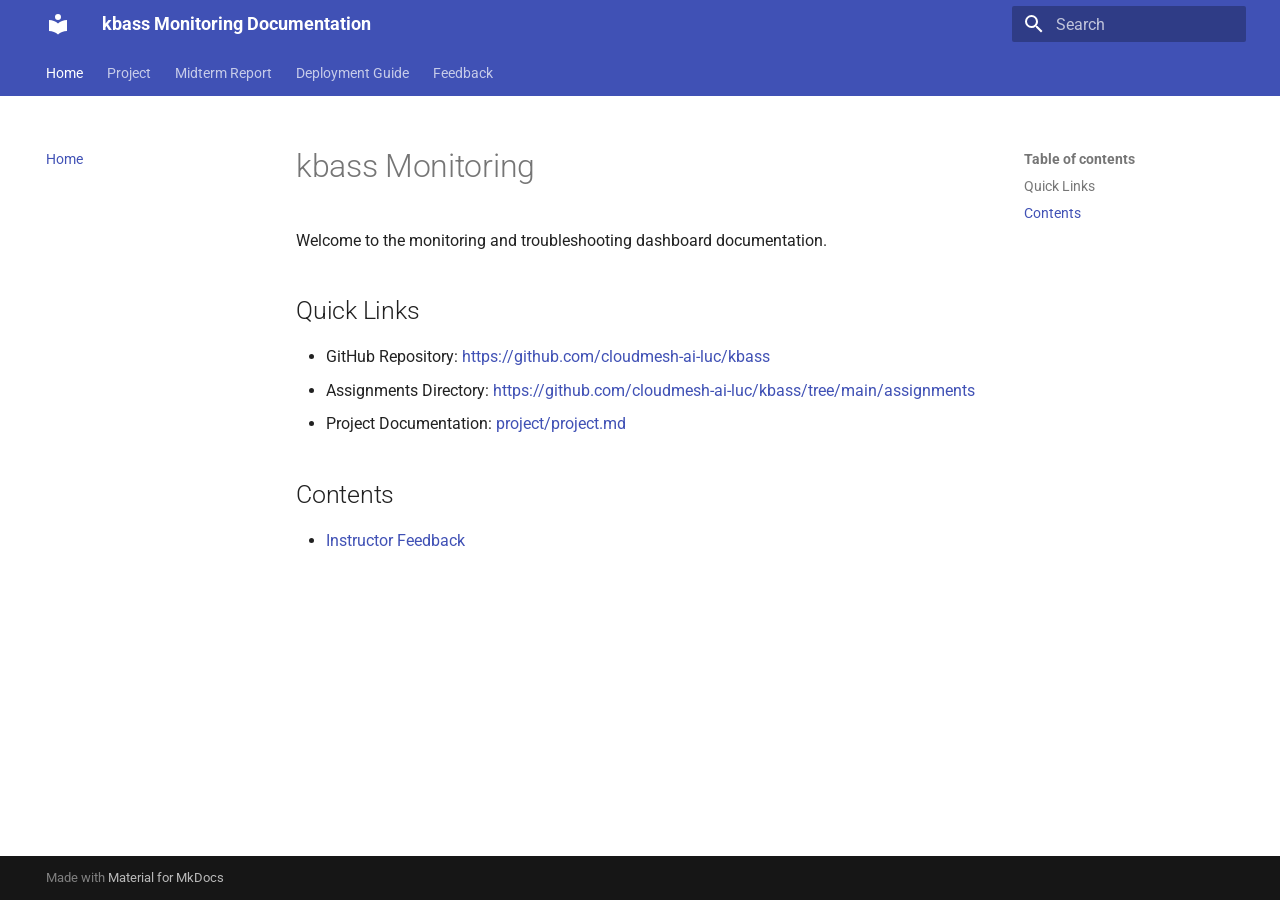
<file: index.html>
<!doctype html>
<html lang="en" class="no-js">
  <head>
    
      <meta charset="utf-8">
      <meta name="viewport" content="width=device-width,initial-scale=1">
      
      
      
      
      
        <link rel="next" href="project/project/">
      
      
        
      
      
      <link rel="icon" href="assets/images/favicon.png">
      <meta name="generator" content="mkdocs-1.6.1, mkdocs-material-9.7.7">
    
    
      
        <title>kbass Monitoring Documentation</title>
      
    
    
      <link rel="stylesheet" href="assets/stylesheets/main.ec1eaa64.min.css">
      
        
        <link rel="stylesheet" href="assets/stylesheets/palette.ab4e12ef.min.css">
      
      


    
    
      
    
    
      
        
        
        <link rel="preconnect" href="https://fonts.gstatic.com" crossorigin>
        <link rel="stylesheet" href="https://fonts.googleapis.com/css?family=Roboto:300,300i,400,400i,700,700i%7CRoboto+Mono:400,400i,700,700i&display=fallback">
        <style>:root{--md-text-font:"Roboto";--md-code-font:"Roboto Mono"}</style>
      
    
    
    <script>__md_scope=new URL(".",location),__md_hash=e=>[...e].reduce(((e,_)=>(e<<5)-e+_.charCodeAt(0)),0),__md_get=(e,_=localStorage,t=__md_scope)=>JSON.parse(_.getItem(t.pathname+"."+e)),__md_set=(e,_,t=localStorage,a=__md_scope)=>{try{t.setItem(a.pathname+"."+e,JSON.stringify(_))}catch(e){}}</script>
    
      

    
    
  </head>
  
  
    
    
      
    
    
    
    
    <body dir="ltr" data-md-color-scheme="default" data-md-color-primary="indigo" data-md-color-accent="indigo">
  
    
    <input class="md-toggle" data-md-toggle="drawer" type="checkbox" id="__drawer" autocomplete="off">
    <input class="md-toggle" data-md-toggle="search" type="checkbox" id="__search" autocomplete="off">
    <label class="md-overlay" for="__drawer"></label>
    <div data-md-component="skip">
      
        
        <a href="#kbass-monitoring" class="md-skip">
          Skip to content
        </a>
      
    </div>
    <div data-md-component="announce">
      
    </div>
    
    
      

<header class="md-header" data-md-component="header">
  <nav class="md-header__inner md-grid" aria-label="Header">
    <a href="." title="kbass Monitoring Documentation" class="md-header__button md-logo" aria-label="kbass Monitoring Documentation" data-md-component="logo">
      
  
  <svg xmlns="http://www.w3.org/2000/svg" viewBox="0 0 24 24"><path d="M12 8a3 3 0 0 0 3-3 3 3 0 0 0-3-3 3 3 0 0 0-3 3 3 3 0 0 0 3 3m0 3.54C9.64 9.35 6.5 8 3 8v11c3.5 0 6.64 1.35 9 3.54 2.36-2.19 5.5-3.54 9-3.54V8c-3.5 0-6.64 1.35-9 3.54"/></svg>

    </a>
    <label class="md-header__button md-icon" for="__drawer">
      
      <svg xmlns="http://www.w3.org/2000/svg" viewBox="0 0 24 24"><path d="M3 6h18v2H3zm0 5h18v2H3zm0 5h18v2H3z"/></svg>
    </label>
    <div class="md-header__title" data-md-component="header-title">
      <div class="md-header__ellipsis">
        <div class="md-header__topic">
          <span class="md-ellipsis">
            kbass Monitoring Documentation
          </span>
        </div>
        <div class="md-header__topic" data-md-component="header-topic">
          <span class="md-ellipsis">
            
              Home
            
          </span>
        </div>
      </div>
    </div>
    
      
        <form class="md-header__option" data-md-component="palette">
  
    
    
    
    <input class="md-option" data-md-color-media="" data-md-color-scheme="default" data-md-color-primary="indigo" data-md-color-accent="indigo"  aria-hidden="true"  type="radio" name="__palette" id="__palette_0">
    
  
    
    
    
    <input class="md-option" data-md-color-media="" data-md-color-scheme="slate" data-md-color-primary="indigo" data-md-color-accent="indigo"  aria-hidden="true"  type="radio" name="__palette" id="__palette_1">
    
  
</form>
      
    
    
      <script>var palette=__md_get("__palette");if(palette&&palette.color){if("(prefers-color-scheme)"===palette.color.media){var media=matchMedia("(prefers-color-scheme: light)"),input=document.querySelector(media.matches?"[data-md-color-media='(prefers-color-scheme: light)']":"[data-md-color-media='(prefers-color-scheme: dark)']");palette.color.media=input.getAttribute("data-md-color-media"),palette.color.scheme=input.getAttribute("data-md-color-scheme"),palette.color.primary=input.getAttribute("data-md-color-primary"),palette.color.accent=input.getAttribute("data-md-color-accent")}for(var[key,value]of Object.entries(palette.color))document.body.setAttribute("data-md-color-"+key,value)}</script>
    
    
    
      
      
        <label class="md-header__button md-icon" for="__search">
          
          <svg xmlns="http://www.w3.org/2000/svg" viewBox="0 0 24 24"><path d="M9.5 3A6.5 6.5 0 0 1 16 9.5c0 1.61-.59 3.09-1.56 4.23l.27.27h.79l5 5-1.5 1.5-5-5v-.79l-.27-.27A6.52 6.52 0 0 1 9.5 16 6.5 6.5 0 0 1 3 9.5 6.5 6.5 0 0 1 9.5 3m0 2C7 5 5 7 5 9.5S7 14 9.5 14 14 12 14 9.5 12 5 9.5 5"/></svg>
        </label>
        <div class="md-search" data-md-component="search" role="dialog">
  <label class="md-search__overlay" for="__search"></label>
  <div class="md-search__inner" role="search">
    <form class="md-search__form" name="search">
      <input type="text" class="md-search__input" name="query" aria-label="Search" placeholder="Search" autocapitalize="off" autocorrect="off" autocomplete="off" spellcheck="false" data-md-component="search-query" required>
      <label class="md-search__icon md-icon" for="__search">
        
        <svg xmlns="http://www.w3.org/2000/svg" viewBox="0 0 24 24"><path d="M9.5 3A6.5 6.5 0 0 1 16 9.5c0 1.61-.59 3.09-1.56 4.23l.27.27h.79l5 5-1.5 1.5-5-5v-.79l-.27-.27A6.52 6.52 0 0 1 9.5 16 6.5 6.5 0 0 1 3 9.5 6.5 6.5 0 0 1 9.5 3m0 2C7 5 5 7 5 9.5S7 14 9.5 14 14 12 14 9.5 12 5 9.5 5"/></svg>
        
        <svg xmlns="http://www.w3.org/2000/svg" viewBox="0 0 24 24"><path d="M20 11v2H8l5.5 5.5-1.42 1.42L4.16 12l7.92-7.92L13.5 5.5 8 11z"/></svg>
      </label>
      <nav class="md-search__options" aria-label="Search">
        
        <button type="reset" class="md-search__icon md-icon" title="Clear" aria-label="Clear" tabindex="-1">
          
          <svg xmlns="http://www.w3.org/2000/svg" viewBox="0 0 24 24"><path d="M19 6.41 17.59 5 12 10.59 6.41 5 5 6.41 10.59 12 5 17.59 6.41 19 12 13.41 17.59 19 19 17.59 13.41 12z"/></svg>
        </button>
      </nav>
      
        <div class="md-search__suggest" data-md-component="search-suggest"></div>
      
    </form>
    <div class="md-search__output">
      <div class="md-search__scrollwrap" tabindex="0" data-md-scrollfix>
        <div class="md-search-result" data-md-component="search-result">
          <div class="md-search-result__meta">
            Initializing search
          </div>
          <ol class="md-search-result__list" role="presentation"></ol>
        </div>
      </div>
    </div>
  </div>
</div>
      
    
    
  </nav>
  
</header>
    
    <div class="md-container" data-md-component="container">
      
      
        
          
            
<nav class="md-tabs" aria-label="Tabs" data-md-component="tabs">
  <div class="md-grid">
    <ul class="md-tabs__list">
      
        
  
  
  
    
  
  
    <li class="md-tabs__item md-tabs__item--active">
      <a href="." class="md-tabs__link">
        
  
  
    
  
  Home

      </a>
    </li>
  

      
        
  
  
  
  
    <li class="md-tabs__item">
      <a href="project/project/" class="md-tabs__link">
        
  
  
    
  
  Project

      </a>
    </li>
  

      
        
  
  
  
  
    <li class="md-tabs__item">
      <a href="project/midterm/" class="md-tabs__link">
        
  
  
    
  
  Midterm Report

      </a>
    </li>
  

      
        
  
  
  
  
    <li class="md-tabs__item">
      <a href="deployment/" class="md-tabs__link">
        
  
  
    
  
  Deployment Guide

      </a>
    </li>
  

      
        
  
  
  
  
    <li class="md-tabs__item">
      <a href="instructor_feedback_2026-10-15/" class="md-tabs__link">
        
  
  
    
  
  Feedback

      </a>
    </li>
  

      
    </ul>
  </div>
</nav>
          
        
      
      <main class="md-main" data-md-component="main">
        <div class="md-main__inner md-grid">
          
            
              
              <div class="md-sidebar md-sidebar--primary" data-md-component="sidebar" data-md-type="navigation" >
                <div class="md-sidebar__scrollwrap">
                  <div class="md-sidebar__inner">
                    


  


<nav class="md-nav md-nav--primary md-nav--lifted" aria-label="Navigation" data-md-level="0">
  <label class="md-nav__title" for="__drawer">
    <a href="." title="kbass Monitoring Documentation" class="md-nav__button md-logo" aria-label="kbass Monitoring Documentation" data-md-component="logo">
      
  
  <svg xmlns="http://www.w3.org/2000/svg" viewBox="0 0 24 24"><path d="M12 8a3 3 0 0 0 3-3 3 3 0 0 0-3-3 3 3 0 0 0-3 3 3 3 0 0 0 3 3m0 3.54C9.64 9.35 6.5 8 3 8v11c3.5 0 6.64 1.35 9 3.54 2.36-2.19 5.5-3.54 9-3.54V8c-3.5 0-6.64 1.35-9 3.54"/></svg>

    </a>
    kbass Monitoring Documentation
  </label>
  
  <ul class="md-nav__list" data-md-scrollfix>
    
      
      
  
  
    
  
  
  
    <li class="md-nav__item md-nav__item--active">
      
      <input class="md-nav__toggle md-toggle" type="checkbox" id="__toc">
      
      
        
      
      
        <label class="md-nav__link md-nav__link--active" for="__toc">
          
  
  
  <span class="md-ellipsis">
    
  
    Home
  

    
  </span>
  
  

          <span class="md-nav__icon md-icon"></span>
        </label>
      
      <a href="." class="md-nav__link md-nav__link--active">
        
  
  
  <span class="md-ellipsis">
    
  
    Home
  

    
  </span>
  
  

      </a>
      
        

<nav class="md-nav md-nav--secondary" aria-label="Table of contents">
  
  
  
    
  
  
    <label class="md-nav__title" for="__toc">
      <span class="md-nav__icon md-icon"></span>
      Table of contents
    </label>
    <ul class="md-nav__list" data-md-component="toc" data-md-scrollfix>
      
        <li class="md-nav__item">
  <a href="#quick-links" class="md-nav__link">
    <span class="md-ellipsis">
      
        Quick Links
      
    </span>
  </a>
  
</li>
      
        <li class="md-nav__item">
  <a href="#contents" class="md-nav__link">
    <span class="md-ellipsis">
      
        Contents
      
    </span>
  </a>
  
</li>
      
    </ul>
  
</nav>
      
    </li>
  

    
      
      
  
  
  
  
    <li class="md-nav__item">
      <a href="project/project/" class="md-nav__link">
        
  
  
  <span class="md-ellipsis">
    
  
    Project
  

    
  </span>
  
  

      </a>
    </li>
  

    
      
      
  
  
  
  
    <li class="md-nav__item">
      <a href="project/midterm/" class="md-nav__link">
        
  
  
  <span class="md-ellipsis">
    
  
    Midterm Report
  

    
  </span>
  
  

      </a>
    </li>
  

    
      
      
  
  
  
  
    <li class="md-nav__item">
      <a href="deployment/" class="md-nav__link">
        
  
  
  <span class="md-ellipsis">
    
  
    Deployment Guide
  

    
  </span>
  
  

      </a>
    </li>
  

    
      
      
  
  
  
  
    <li class="md-nav__item">
      <a href="instructor_feedback_2026-10-15/" class="md-nav__link">
        
  
  
  <span class="md-ellipsis">
    
  
    Feedback
  

    
  </span>
  
  

      </a>
    </li>
  

    
  </ul>
</nav>
                  </div>
                </div>
              </div>
            
            
              
              <div class="md-sidebar md-sidebar--secondary" data-md-component="sidebar" data-md-type="toc" >
                <div class="md-sidebar__scrollwrap">
                  <div class="md-sidebar__inner">
                    

<nav class="md-nav md-nav--secondary" aria-label="Table of contents">
  
  
  
    
  
  
    <label class="md-nav__title" for="__toc">
      <span class="md-nav__icon md-icon"></span>
      Table of contents
    </label>
    <ul class="md-nav__list" data-md-component="toc" data-md-scrollfix>
      
        <li class="md-nav__item">
  <a href="#quick-links" class="md-nav__link">
    <span class="md-ellipsis">
      
        Quick Links
      
    </span>
  </a>
  
</li>
      
        <li class="md-nav__item">
  <a href="#contents" class="md-nav__link">
    <span class="md-ellipsis">
      
        Contents
      
    </span>
  </a>
  
</li>
      
    </ul>
  
</nav>
                  </div>
                </div>
              </div>
            
          
          
            <div class="md-content" data-md-component="content">
              
              <article class="md-content__inner md-typeset">
                
                  



<h1 id="kbass-monitoring">kbass Monitoring</h1>
<p>Welcome to the monitoring and troubleshooting dashboard documentation.</p>
<h2 id="quick-links">Quick Links</h2>
<ul>
<li>GitHub Repository: <a href="https://github.com/cloudmesh-ai-luc/kbass">https://github.com/cloudmesh-ai-luc/kbass</a></li>
<li>Assignments Directory: <a href="https://github.com/cloudmesh-ai-luc/kbass/tree/main/assignments">https://github.com/cloudmesh-ai-luc/kbass/tree/main/assignments</a></li>
<li>Project Documentation: <a href="project/project/">project/project.md</a></li>
</ul>
<!-- NOTE: The project/project.md at the root is no longer used and must be deleted by the student after verification that things are in order -->

<h2 id="contents">Contents</h2>
<ul>
<li><a href="instructor_feedback_2026-10-15/">Instructor Feedback</a></li>
</ul>












                
              </article>
            </div>
          
          
<script>var target=document.getElementById(location.hash.slice(1));target&&target.name&&(target.checked=target.name.startsWith("__tabbed_"))</script>
        </div>
        
          <button type="button" class="md-top md-icon" data-md-component="top" hidden>
  
  <svg xmlns="http://www.w3.org/2000/svg" viewBox="0 0 24 24"><path d="M13 20h-2V8l-5.5 5.5-1.42-1.42L12 4.16l7.92 7.92-1.42 1.42L13 8z"/></svg>
  Back to top
</button>
        
      </main>
      
        <footer class="md-footer">
  
  <div class="md-footer-meta md-typeset">
    <div class="md-footer-meta__inner md-grid">
      <div class="md-copyright">
  
  
    Made with
    <a href="https://squidfunk.github.io/mkdocs-material/" target="_blank" rel="noopener">
      Material for MkDocs
    </a>
  
</div>
      
    </div>
  </div>
</footer>
      
    </div>
    <div class="md-dialog" data-md-component="dialog">
      <div class="md-dialog__inner md-typeset"></div>
    </div>
    
    
    
      
      
      <script id="__config" type="application/json">{"annotate": null, "base": ".", "features": ["navigation.tabs", "navigation.sections", "navigation.top", "search.suggest", "search.highlight"], "search": "assets/javascripts/workers/search.2c215733.min.js", "tags": null, "translations": {"clipboard.copied": "Copied to clipboard", "clipboard.copy": "Copy to clipboard", "search.result.more.one": "1 more on this page", "search.result.more.other": "# more on this page", "search.result.none": "No matching documents", "search.result.one": "1 matching document", "search.result.other": "# matching documents", "search.result.placeholder": "Type to start searching", "search.result.term.missing": "Missing", "select.version": "Select version"}, "version": null}</script>
    
    
      <script src="assets/javascripts/bundle.d7400e89.min.js"></script>
      
    
  </body>
</html>
</file>
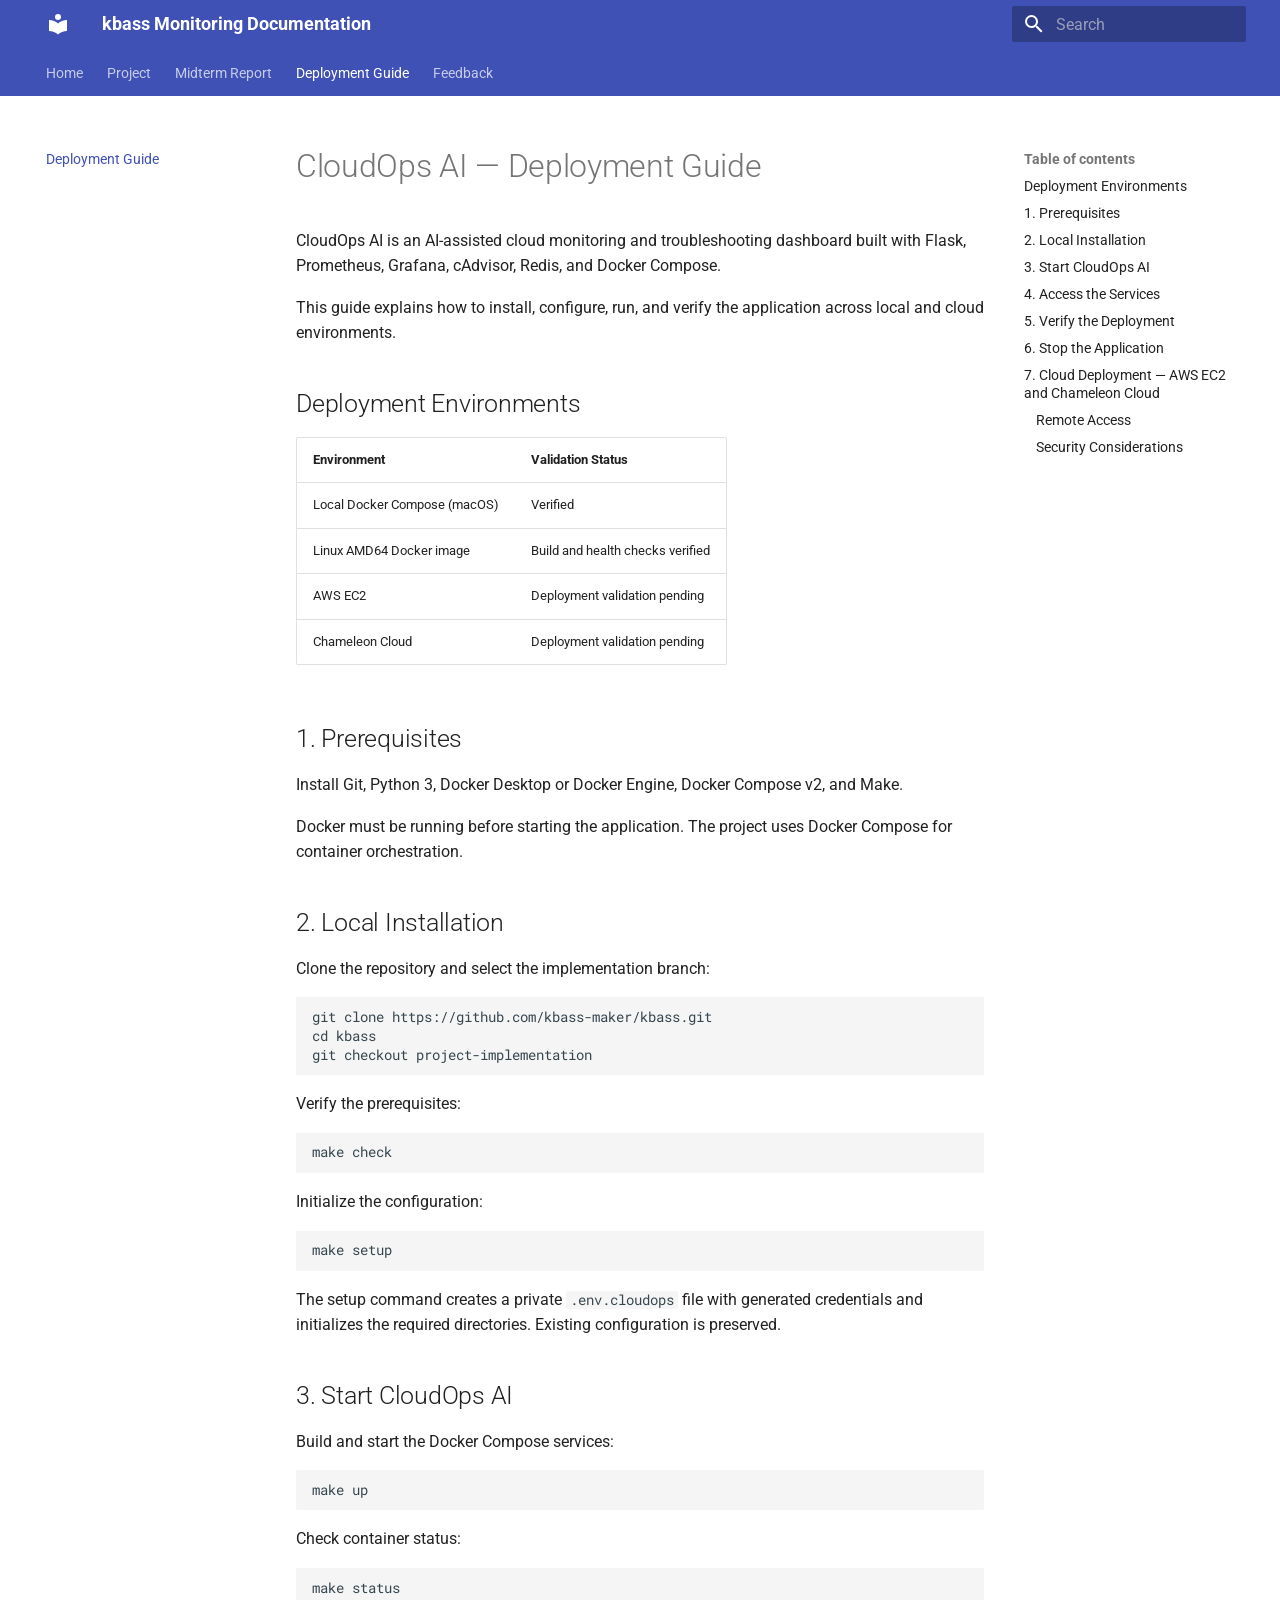
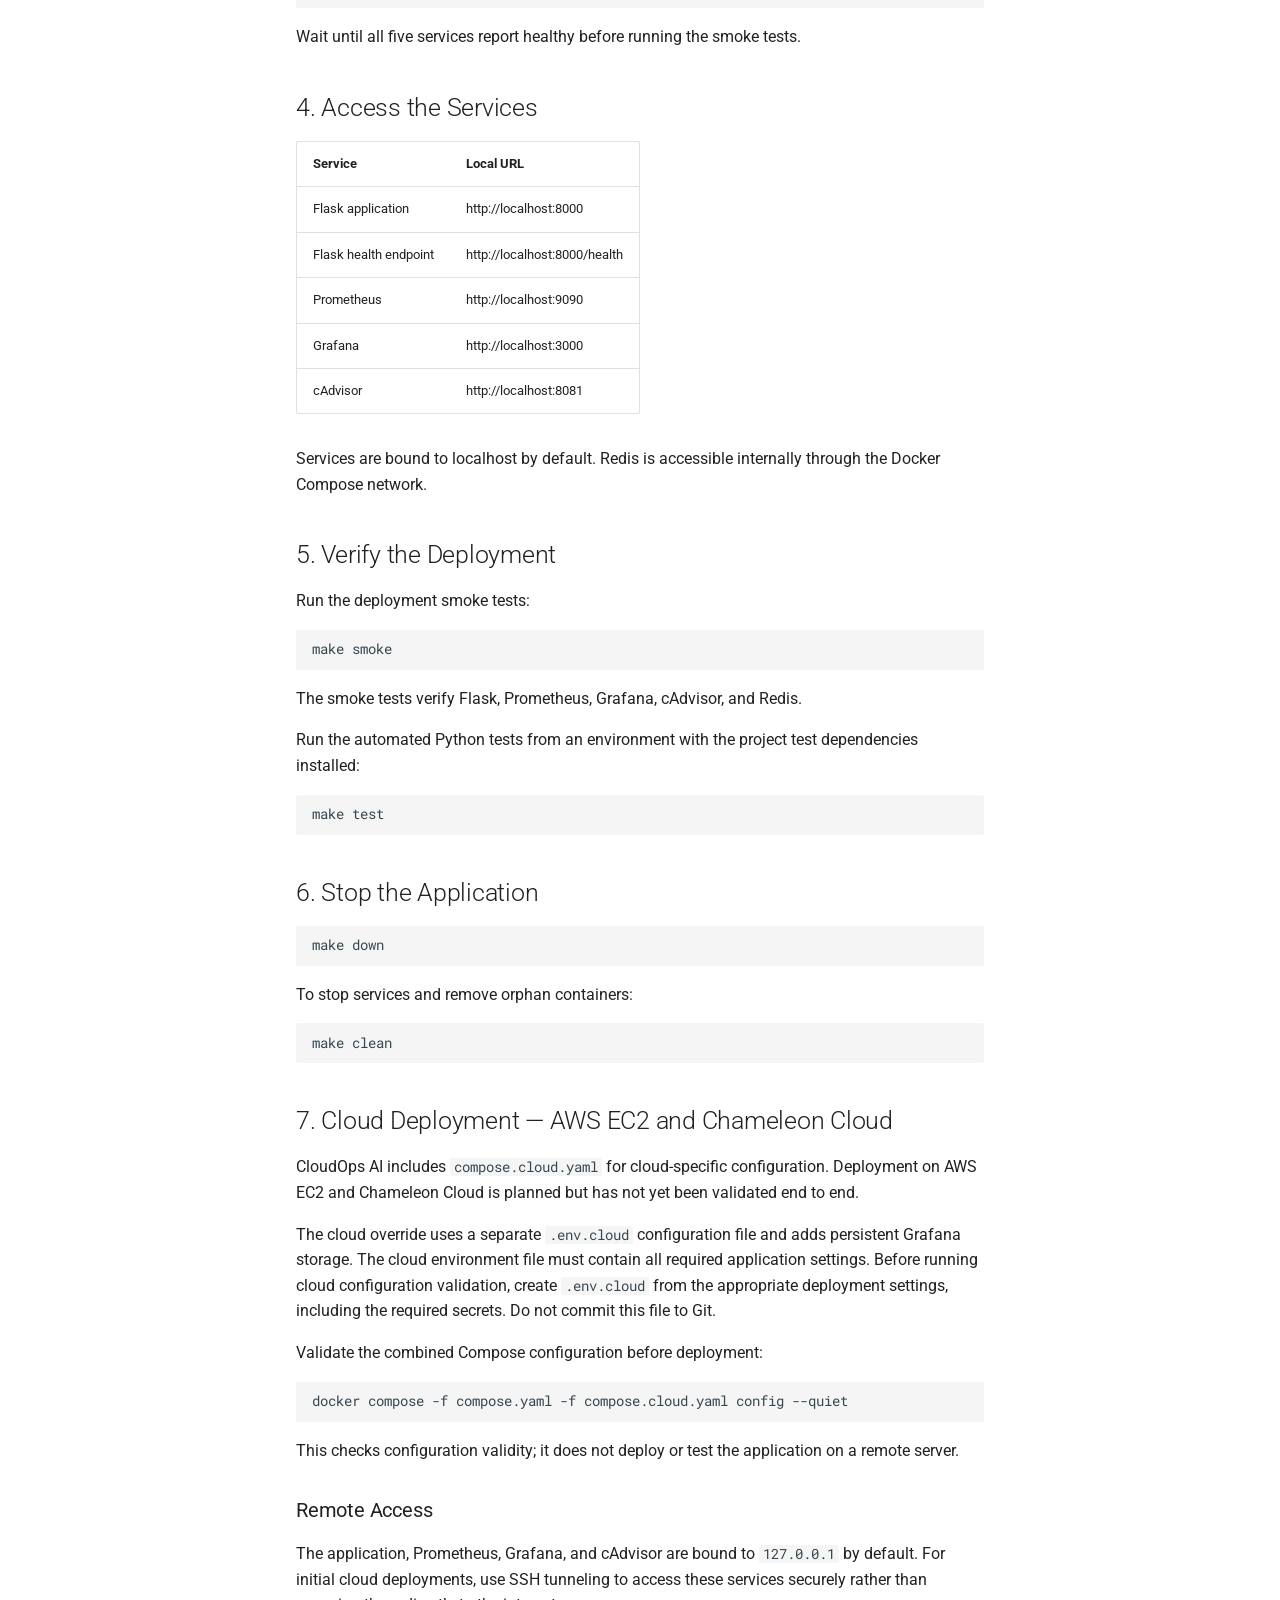
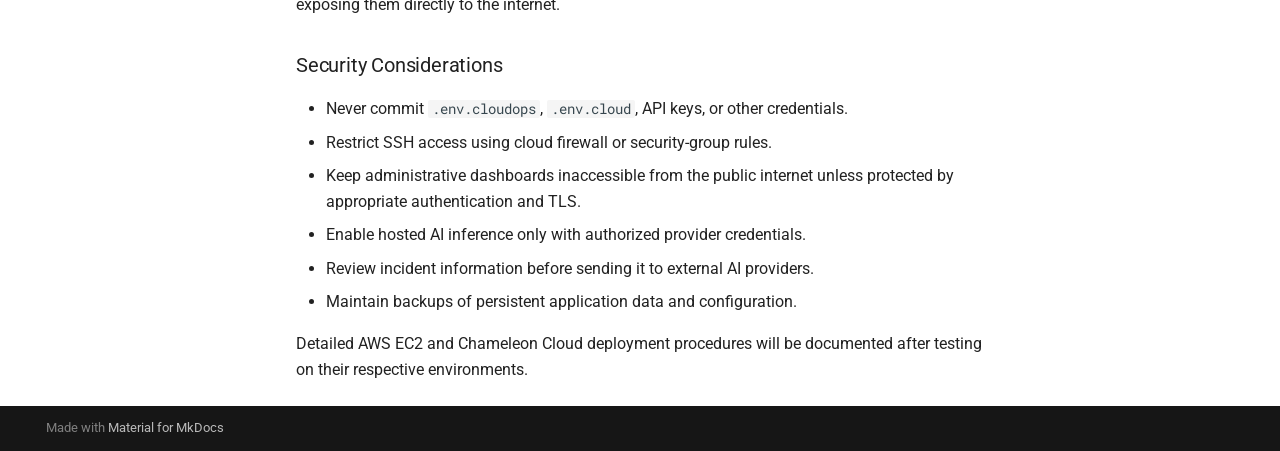
<file: deployment/index.html>
<!doctype html>
<html lang="en" class="no-js">
  <head>
    
      <meta charset="utf-8">
      <meta name="viewport" content="width=device-width,initial-scale=1">
      
      
      
      
        <link rel="prev" href="../project/midterm/">
      
      
        <link rel="next" href="../instructor_feedback_2026-10-15/">
      
      
        
      
      
      <link rel="icon" href="../assets/images/favicon.png">
      <meta name="generator" content="mkdocs-1.6.1, mkdocs-material-9.7.7">
    
    
      
        <title>Deployment Guide - kbass Monitoring Documentation</title>
      
    
    
      <link rel="stylesheet" href="../assets/stylesheets/main.ec1eaa64.min.css">
      
        
        <link rel="stylesheet" href="../assets/stylesheets/palette.ab4e12ef.min.css">
      
      


    
    
      
    
    
      
        
        
        <link rel="preconnect" href="https://fonts.gstatic.com" crossorigin>
        <link rel="stylesheet" href="https://fonts.googleapis.com/css?family=Roboto:300,300i,400,400i,700,700i%7CRoboto+Mono:400,400i,700,700i&display=fallback">
        <style>:root{--md-text-font:"Roboto";--md-code-font:"Roboto Mono"}</style>
      
    
    
    <script>__md_scope=new URL("..",location),__md_hash=e=>[...e].reduce(((e,_)=>(e<<5)-e+_.charCodeAt(0)),0),__md_get=(e,_=localStorage,t=__md_scope)=>JSON.parse(_.getItem(t.pathname+"."+e)),__md_set=(e,_,t=localStorage,a=__md_scope)=>{try{t.setItem(a.pathname+"."+e,JSON.stringify(_))}catch(e){}}</script>
    
      

    
    
  </head>
  
  
    
    
      
    
    
    
    
    <body dir="ltr" data-md-color-scheme="default" data-md-color-primary="indigo" data-md-color-accent="indigo">
  
    
    <input class="md-toggle" data-md-toggle="drawer" type="checkbox" id="__drawer" autocomplete="off">
    <input class="md-toggle" data-md-toggle="search" type="checkbox" id="__search" autocomplete="off">
    <label class="md-overlay" for="__drawer"></label>
    <div data-md-component="skip">
      
        
        <a href="#cloudops-ai-deployment-guide" class="md-skip">
          Skip to content
        </a>
      
    </div>
    <div data-md-component="announce">
      
    </div>
    
    
      

<header class="md-header" data-md-component="header">
  <nav class="md-header__inner md-grid" aria-label="Header">
    <a href=".." title="kbass Monitoring Documentation" class="md-header__button md-logo" aria-label="kbass Monitoring Documentation" data-md-component="logo">
      
  
  <svg xmlns="http://www.w3.org/2000/svg" viewBox="0 0 24 24"><path d="M12 8a3 3 0 0 0 3-3 3 3 0 0 0-3-3 3 3 0 0 0-3 3 3 3 0 0 0 3 3m0 3.54C9.64 9.35 6.5 8 3 8v11c3.5 0 6.64 1.35 9 3.54 2.36-2.19 5.5-3.54 9-3.54V8c-3.5 0-6.64 1.35-9 3.54"/></svg>

    </a>
    <label class="md-header__button md-icon" for="__drawer">
      
      <svg xmlns="http://www.w3.org/2000/svg" viewBox="0 0 24 24"><path d="M3 6h18v2H3zm0 5h18v2H3zm0 5h18v2H3z"/></svg>
    </label>
    <div class="md-header__title" data-md-component="header-title">
      <div class="md-header__ellipsis">
        <div class="md-header__topic">
          <span class="md-ellipsis">
            kbass Monitoring Documentation
          </span>
        </div>
        <div class="md-header__topic" data-md-component="header-topic">
          <span class="md-ellipsis">
            
              Deployment Guide
            
          </span>
        </div>
      </div>
    </div>
    
      
        <form class="md-header__option" data-md-component="palette">
  
    
    
    
    <input class="md-option" data-md-color-media="" data-md-color-scheme="default" data-md-color-primary="indigo" data-md-color-accent="indigo"  aria-hidden="true"  type="radio" name="__palette" id="__palette_0">
    
  
    
    
    
    <input class="md-option" data-md-color-media="" data-md-color-scheme="slate" data-md-color-primary="indigo" data-md-color-accent="indigo"  aria-hidden="true"  type="radio" name="__palette" id="__palette_1">
    
  
</form>
      
    
    
      <script>var palette=__md_get("__palette");if(palette&&palette.color){if("(prefers-color-scheme)"===palette.color.media){var media=matchMedia("(prefers-color-scheme: light)"),input=document.querySelector(media.matches?"[data-md-color-media='(prefers-color-scheme: light)']":"[data-md-color-media='(prefers-color-scheme: dark)']");palette.color.media=input.getAttribute("data-md-color-media"),palette.color.scheme=input.getAttribute("data-md-color-scheme"),palette.color.primary=input.getAttribute("data-md-color-primary"),palette.color.accent=input.getAttribute("data-md-color-accent")}for(var[key,value]of Object.entries(palette.color))document.body.setAttribute("data-md-color-"+key,value)}</script>
    
    
    
      
      
        <label class="md-header__button md-icon" for="__search">
          
          <svg xmlns="http://www.w3.org/2000/svg" viewBox="0 0 24 24"><path d="M9.5 3A6.5 6.5 0 0 1 16 9.5c0 1.61-.59 3.09-1.56 4.23l.27.27h.79l5 5-1.5 1.5-5-5v-.79l-.27-.27A6.52 6.52 0 0 1 9.5 16 6.5 6.5 0 0 1 3 9.5 6.5 6.5 0 0 1 9.5 3m0 2C7 5 5 7 5 9.5S7 14 9.5 14 14 12 14 9.5 12 5 9.5 5"/></svg>
        </label>
        <div class="md-search" data-md-component="search" role="dialog">
  <label class="md-search__overlay" for="__search"></label>
  <div class="md-search__inner" role="search">
    <form class="md-search__form" name="search">
      <input type="text" class="md-search__input" name="query" aria-label="Search" placeholder="Search" autocapitalize="off" autocorrect="off" autocomplete="off" spellcheck="false" data-md-component="search-query" required>
      <label class="md-search__icon md-icon" for="__search">
        
        <svg xmlns="http://www.w3.org/2000/svg" viewBox="0 0 24 24"><path d="M9.5 3A6.5 6.5 0 0 1 16 9.5c0 1.61-.59 3.09-1.56 4.23l.27.27h.79l5 5-1.5 1.5-5-5v-.79l-.27-.27A6.52 6.52 0 0 1 9.5 16 6.5 6.5 0 0 1 3 9.5 6.5 6.5 0 0 1 9.5 3m0 2C7 5 5 7 5 9.5S7 14 9.5 14 14 12 14 9.5 12 5 9.5 5"/></svg>
        
        <svg xmlns="http://www.w3.org/2000/svg" viewBox="0 0 24 24"><path d="M20 11v2H8l5.5 5.5-1.42 1.42L4.16 12l7.92-7.92L13.5 5.5 8 11z"/></svg>
      </label>
      <nav class="md-search__options" aria-label="Search">
        
        <button type="reset" class="md-search__icon md-icon" title="Clear" aria-label="Clear" tabindex="-1">
          
          <svg xmlns="http://www.w3.org/2000/svg" viewBox="0 0 24 24"><path d="M19 6.41 17.59 5 12 10.59 6.41 5 5 6.41 10.59 12 5 17.59 6.41 19 12 13.41 17.59 19 19 17.59 13.41 12z"/></svg>
        </button>
      </nav>
      
        <div class="md-search__suggest" data-md-component="search-suggest"></div>
      
    </form>
    <div class="md-search__output">
      <div class="md-search__scrollwrap" tabindex="0" data-md-scrollfix>
        <div class="md-search-result" data-md-component="search-result">
          <div class="md-search-result__meta">
            Initializing search
          </div>
          <ol class="md-search-result__list" role="presentation"></ol>
        </div>
      </div>
    </div>
  </div>
</div>
      
    
    
  </nav>
  
</header>
    
    <div class="md-container" data-md-component="container">
      
      
        
          
            
<nav class="md-tabs" aria-label="Tabs" data-md-component="tabs">
  <div class="md-grid">
    <ul class="md-tabs__list">
      
        
  
  
  
  
    <li class="md-tabs__item">
      <a href=".." class="md-tabs__link">
        
  
  
    
  
  Home

      </a>
    </li>
  

      
        
  
  
  
  
    <li class="md-tabs__item">
      <a href="../project/project/" class="md-tabs__link">
        
  
  
    
  
  Project

      </a>
    </li>
  

      
        
  
  
  
  
    <li class="md-tabs__item">
      <a href="../project/midterm/" class="md-tabs__link">
        
  
  
    
  
  Midterm Report

      </a>
    </li>
  

      
        
  
  
  
    
  
  
    <li class="md-tabs__item md-tabs__item--active">
      <a href="./" class="md-tabs__link">
        
  
  
    
  
  Deployment Guide

      </a>
    </li>
  

      
        
  
  
  
  
    <li class="md-tabs__item">
      <a href="../instructor_feedback_2026-10-15/" class="md-tabs__link">
        
  
  
    
  
  Feedback

      </a>
    </li>
  

      
    </ul>
  </div>
</nav>
          
        
      
      <main class="md-main" data-md-component="main">
        <div class="md-main__inner md-grid">
          
            
              
              <div class="md-sidebar md-sidebar--primary" data-md-component="sidebar" data-md-type="navigation" >
                <div class="md-sidebar__scrollwrap">
                  <div class="md-sidebar__inner">
                    


  


<nav class="md-nav md-nav--primary md-nav--lifted" aria-label="Navigation" data-md-level="0">
  <label class="md-nav__title" for="__drawer">
    <a href=".." title="kbass Monitoring Documentation" class="md-nav__button md-logo" aria-label="kbass Monitoring Documentation" data-md-component="logo">
      
  
  <svg xmlns="http://www.w3.org/2000/svg" viewBox="0 0 24 24"><path d="M12 8a3 3 0 0 0 3-3 3 3 0 0 0-3-3 3 3 0 0 0-3 3 3 3 0 0 0 3 3m0 3.54C9.64 9.35 6.5 8 3 8v11c3.5 0 6.64 1.35 9 3.54 2.36-2.19 5.5-3.54 9-3.54V8c-3.5 0-6.64 1.35-9 3.54"/></svg>

    </a>
    kbass Monitoring Documentation
  </label>
  
  <ul class="md-nav__list" data-md-scrollfix>
    
      
      
  
  
  
  
    <li class="md-nav__item">
      <a href=".." class="md-nav__link">
        
  
  
  <span class="md-ellipsis">
    
  
    Home
  

    
  </span>
  
  

      </a>
    </li>
  

    
      
      
  
  
  
  
    <li class="md-nav__item">
      <a href="../project/project/" class="md-nav__link">
        
  
  
  <span class="md-ellipsis">
    
  
    Project
  

    
  </span>
  
  

      </a>
    </li>
  

    
      
      
  
  
  
  
    <li class="md-nav__item">
      <a href="../project/midterm/" class="md-nav__link">
        
  
  
  <span class="md-ellipsis">
    
  
    Midterm Report
  

    
  </span>
  
  

      </a>
    </li>
  

    
      
      
  
  
    
  
  
  
    <li class="md-nav__item md-nav__item--active">
      
      <input class="md-nav__toggle md-toggle" type="checkbox" id="__toc">
      
      
        
      
      
        <label class="md-nav__link md-nav__link--active" for="__toc">
          
  
  
  <span class="md-ellipsis">
    
  
    Deployment Guide
  

    
  </span>
  
  

          <span class="md-nav__icon md-icon"></span>
        </label>
      
      <a href="./" class="md-nav__link md-nav__link--active">
        
  
  
  <span class="md-ellipsis">
    
  
    Deployment Guide
  

    
  </span>
  
  

      </a>
      
        

<nav class="md-nav md-nav--secondary" aria-label="Table of contents">
  
  
  
    
  
  
    <label class="md-nav__title" for="__toc">
      <span class="md-nav__icon md-icon"></span>
      Table of contents
    </label>
    <ul class="md-nav__list" data-md-component="toc" data-md-scrollfix>
      
        <li class="md-nav__item">
  <a href="#deployment-environments" class="md-nav__link">
    <span class="md-ellipsis">
      
        Deployment Environments
      
    </span>
  </a>
  
</li>
      
        <li class="md-nav__item">
  <a href="#1-prerequisites" class="md-nav__link">
    <span class="md-ellipsis">
      
        1. Prerequisites
      
    </span>
  </a>
  
</li>
      
        <li class="md-nav__item">
  <a href="#2-local-installation" class="md-nav__link">
    <span class="md-ellipsis">
      
        2. Local Installation
      
    </span>
  </a>
  
</li>
      
        <li class="md-nav__item">
  <a href="#3-start-cloudops-ai" class="md-nav__link">
    <span class="md-ellipsis">
      
        3. Start CloudOps AI
      
    </span>
  </a>
  
</li>
      
        <li class="md-nav__item">
  <a href="#4-access-the-services" class="md-nav__link">
    <span class="md-ellipsis">
      
        4. Access the Services
      
    </span>
  </a>
  
</li>
      
        <li class="md-nav__item">
  <a href="#5-verify-the-deployment" class="md-nav__link">
    <span class="md-ellipsis">
      
        5. Verify the Deployment
      
    </span>
  </a>
  
</li>
      
        <li class="md-nav__item">
  <a href="#6-stop-the-application" class="md-nav__link">
    <span class="md-ellipsis">
      
        6. Stop the Application
      
    </span>
  </a>
  
</li>
      
        <li class="md-nav__item">
  <a href="#7-cloud-deployment-aws-ec2-and-chameleon-cloud" class="md-nav__link">
    <span class="md-ellipsis">
      
        7. Cloud Deployment — AWS EC2 and Chameleon Cloud
      
    </span>
  </a>
  
    <nav class="md-nav" aria-label="7. Cloud Deployment — AWS EC2 and Chameleon Cloud">
      <ul class="md-nav__list">
        
          <li class="md-nav__item">
  <a href="#remote-access" class="md-nav__link">
    <span class="md-ellipsis">
      
        Remote Access
      
    </span>
  </a>
  
</li>
        
          <li class="md-nav__item">
  <a href="#security-considerations" class="md-nav__link">
    <span class="md-ellipsis">
      
        Security Considerations
      
    </span>
  </a>
  
</li>
        
      </ul>
    </nav>
  
</li>
      
    </ul>
  
</nav>
      
    </li>
  

    
      
      
  
  
  
  
    <li class="md-nav__item">
      <a href="../instructor_feedback_2026-10-15/" class="md-nav__link">
        
  
  
  <span class="md-ellipsis">
    
  
    Feedback
  

    
  </span>
  
  

      </a>
    </li>
  

    
  </ul>
</nav>
                  </div>
                </div>
              </div>
            
            
              
              <div class="md-sidebar md-sidebar--secondary" data-md-component="sidebar" data-md-type="toc" >
                <div class="md-sidebar__scrollwrap">
                  <div class="md-sidebar__inner">
                    

<nav class="md-nav md-nav--secondary" aria-label="Table of contents">
  
  
  
    
  
  
    <label class="md-nav__title" for="__toc">
      <span class="md-nav__icon md-icon"></span>
      Table of contents
    </label>
    <ul class="md-nav__list" data-md-component="toc" data-md-scrollfix>
      
        <li class="md-nav__item">
  <a href="#deployment-environments" class="md-nav__link">
    <span class="md-ellipsis">
      
        Deployment Environments
      
    </span>
  </a>
  
</li>
      
        <li class="md-nav__item">
  <a href="#1-prerequisites" class="md-nav__link">
    <span class="md-ellipsis">
      
        1. Prerequisites
      
    </span>
  </a>
  
</li>
      
        <li class="md-nav__item">
  <a href="#2-local-installation" class="md-nav__link">
    <span class="md-ellipsis">
      
        2. Local Installation
      
    </span>
  </a>
  
</li>
      
        <li class="md-nav__item">
  <a href="#3-start-cloudops-ai" class="md-nav__link">
    <span class="md-ellipsis">
      
        3. Start CloudOps AI
      
    </span>
  </a>
  
</li>
      
        <li class="md-nav__item">
  <a href="#4-access-the-services" class="md-nav__link">
    <span class="md-ellipsis">
      
        4. Access the Services
      
    </span>
  </a>
  
</li>
      
        <li class="md-nav__item">
  <a href="#5-verify-the-deployment" class="md-nav__link">
    <span class="md-ellipsis">
      
        5. Verify the Deployment
      
    </span>
  </a>
  
</li>
      
        <li class="md-nav__item">
  <a href="#6-stop-the-application" class="md-nav__link">
    <span class="md-ellipsis">
      
        6. Stop the Application
      
    </span>
  </a>
  
</li>
      
        <li class="md-nav__item">
  <a href="#7-cloud-deployment-aws-ec2-and-chameleon-cloud" class="md-nav__link">
    <span class="md-ellipsis">
      
        7. Cloud Deployment — AWS EC2 and Chameleon Cloud
      
    </span>
  </a>
  
    <nav class="md-nav" aria-label="7. Cloud Deployment — AWS EC2 and Chameleon Cloud">
      <ul class="md-nav__list">
        
          <li class="md-nav__item">
  <a href="#remote-access" class="md-nav__link">
    <span class="md-ellipsis">
      
        Remote Access
      
    </span>
  </a>
  
</li>
        
          <li class="md-nav__item">
  <a href="#security-considerations" class="md-nav__link">
    <span class="md-ellipsis">
      
        Security Considerations
      
    </span>
  </a>
  
</li>
        
      </ul>
    </nav>
  
</li>
      
    </ul>
  
</nav>
                  </div>
                </div>
              </div>
            
          
          
            <div class="md-content" data-md-component="content">
              
              <article class="md-content__inner md-typeset">
                
                  



<h1 id="cloudops-ai-deployment-guide">CloudOps AI — Deployment Guide</h1>
<p>CloudOps AI is an AI-assisted cloud monitoring and troubleshooting dashboard built with Flask, Prometheus, Grafana, cAdvisor, Redis, and Docker Compose.</p>
<p>This guide explains how to install, configure, run, and verify the application across local and cloud environments.</p>
<h2 id="deployment-environments">Deployment Environments</h2>
<table>
<thead>
<tr>
<th>Environment</th>
<th>Validation Status</th>
</tr>
</thead>
<tbody>
<tr>
<td>Local Docker Compose (macOS)</td>
<td>Verified</td>
</tr>
<tr>
<td>Linux AMD64 Docker image</td>
<td>Build and health checks verified</td>
</tr>
<tr>
<td>AWS EC2</td>
<td>Deployment validation pending</td>
</tr>
<tr>
<td>Chameleon Cloud</td>
<td>Deployment validation pending</td>
</tr>
</tbody>
</table>
<h2 id="1-prerequisites">1. Prerequisites</h2>
<p>Install Git, Python 3, Docker Desktop or Docker Engine, Docker Compose v2, and Make.</p>
<p>Docker must be running before starting the application. The project uses Docker Compose for container orchestration.</p>
<h2 id="2-local-installation">2. Local Installation</h2>
<p>Clone the repository and select the implementation branch:</p>
<pre><code class="language-bash">git clone https://github.com/kbass-maker/kbass.git
cd kbass
git checkout project-implementation
</code></pre>
<p>Verify the prerequisites:</p>
<pre><code class="language-bash">make check
</code></pre>
<p>Initialize the configuration:</p>
<pre><code class="language-bash">make setup
</code></pre>
<p>The setup command creates a private <code>.env.cloudops</code> file with generated credentials and initializes the required directories. Existing configuration is preserved.</p>
<h2 id="3-start-cloudops-ai">3. Start CloudOps AI</h2>
<p>Build and start the Docker Compose services:</p>
<pre><code class="language-bash">make up
</code></pre>
<p>Check container status:</p>
<pre><code class="language-bash">make status
</code></pre>
<p>Wait until all five services report healthy before running the smoke tests.</p>
<h2 id="4-access-the-services">4. Access the Services</h2>
<table>
<thead>
<tr>
<th>Service</th>
<th>Local URL</th>
</tr>
</thead>
<tbody>
<tr>
<td>Flask application</td>
<td>http://localhost:8000</td>
</tr>
<tr>
<td>Flask health endpoint</td>
<td>http://localhost:8000/health</td>
</tr>
<tr>
<td>Prometheus</td>
<td>http://localhost:9090</td>
</tr>
<tr>
<td>Grafana</td>
<td>http://localhost:3000</td>
</tr>
<tr>
<td>cAdvisor</td>
<td>http://localhost:8081</td>
</tr>
</tbody>
</table>
<p>Services are bound to localhost by default. Redis is accessible internally through the Docker Compose network.</p>
<h2 id="5-verify-the-deployment">5. Verify the Deployment</h2>
<p>Run the deployment smoke tests:</p>
<pre><code class="language-bash">make smoke
</code></pre>
<p>The smoke tests verify Flask, Prometheus, Grafana, cAdvisor, and Redis.</p>
<p>Run the automated Python tests from an environment with the project test dependencies installed:</p>
<pre><code class="language-bash">make test
</code></pre>
<h2 id="6-stop-the-application">6. Stop the Application</h2>
<pre><code class="language-bash">make down
</code></pre>
<p>To stop services and remove orphan containers:</p>
<pre><code class="language-bash">make clean
</code></pre>
<h2 id="7-cloud-deployment-aws-ec2-and-chameleon-cloud">7. Cloud Deployment — AWS EC2 and Chameleon Cloud</h2>
<p>CloudOps AI includes <code>compose.cloud.yaml</code> for cloud-specific configuration. Deployment on AWS EC2 and Chameleon Cloud is planned but has not yet been validated end to end.</p>
<p>The cloud override uses a separate <code>.env.cloud</code> configuration file and adds persistent Grafana storage. The cloud environment file must contain all required application settings. Before running cloud configuration validation, create <code>.env.cloud</code> from the appropriate deployment settings, including the required secrets. Do not commit this file to Git.</p>
<p>Validate the combined Compose configuration before deployment:</p>
<pre><code class="language-bash">docker compose -f compose.yaml -f compose.cloud.yaml config --quiet
</code></pre>
<p>This checks configuration validity; it does not deploy or test the application on a remote server.</p>
<h3 id="remote-access">Remote Access</h3>
<p>The application, Prometheus, Grafana, and cAdvisor are bound to <code>127.0.0.1</code> by default. For initial cloud deployments, use SSH tunneling to access these services securely rather than exposing them directly to the internet.</p>
<h3 id="security-considerations">Security Considerations</h3>
<ul>
<li>Never commit <code>.env.cloudops</code>, <code>.env.cloud</code>, API keys, or other credentials.</li>
<li>Restrict SSH access using cloud firewall or security-group rules.</li>
<li>Keep administrative dashboards inaccessible from the public internet unless protected by appropriate authentication and TLS.</li>
<li>Enable hosted AI inference only with authorized provider credentials.</li>
<li>Review incident information before sending it to external AI providers.</li>
<li>Maintain backups of persistent application data and configuration.</li>
</ul>
<p>Detailed AWS EC2 and Chameleon Cloud deployment procedures will be documented after testing on their respective environments.</p>












                
              </article>
            </div>
          
          
<script>var target=document.getElementById(location.hash.slice(1));target&&target.name&&(target.checked=target.name.startsWith("__tabbed_"))</script>
        </div>
        
          <button type="button" class="md-top md-icon" data-md-component="top" hidden>
  
  <svg xmlns="http://www.w3.org/2000/svg" viewBox="0 0 24 24"><path d="M13 20h-2V8l-5.5 5.5-1.42-1.42L12 4.16l7.92 7.92-1.42 1.42L13 8z"/></svg>
  Back to top
</button>
        
      </main>
      
        <footer class="md-footer">
  
  <div class="md-footer-meta md-typeset">
    <div class="md-footer-meta__inner md-grid">
      <div class="md-copyright">
  
  
    Made with
    <a href="https://squidfunk.github.io/mkdocs-material/" target="_blank" rel="noopener">
      Material for MkDocs
    </a>
  
</div>
      
    </div>
  </div>
</footer>
      
    </div>
    <div class="md-dialog" data-md-component="dialog">
      <div class="md-dialog__inner md-typeset"></div>
    </div>
    
    
    
      
      
      <script id="__config" type="application/json">{"annotate": null, "base": "..", "features": ["navigation.tabs", "navigation.sections", "navigation.top", "search.suggest", "search.highlight"], "search": "../assets/javascripts/workers/search.2c215733.min.js", "tags": null, "translations": {"clipboard.copied": "Copied to clipboard", "clipboard.copy": "Copy to clipboard", "search.result.more.one": "1 more on this page", "search.result.more.other": "# more on this page", "search.result.none": "No matching documents", "search.result.one": "1 matching document", "search.result.other": "# matching documents", "search.result.placeholder": "Type to start searching", "search.result.term.missing": "Missing", "select.version": "Select version"}, "version": null}</script>
    
    
      <script src="../assets/javascripts/bundle.d7400e89.min.js"></script>
      
    
  </body>
</html>
</file>
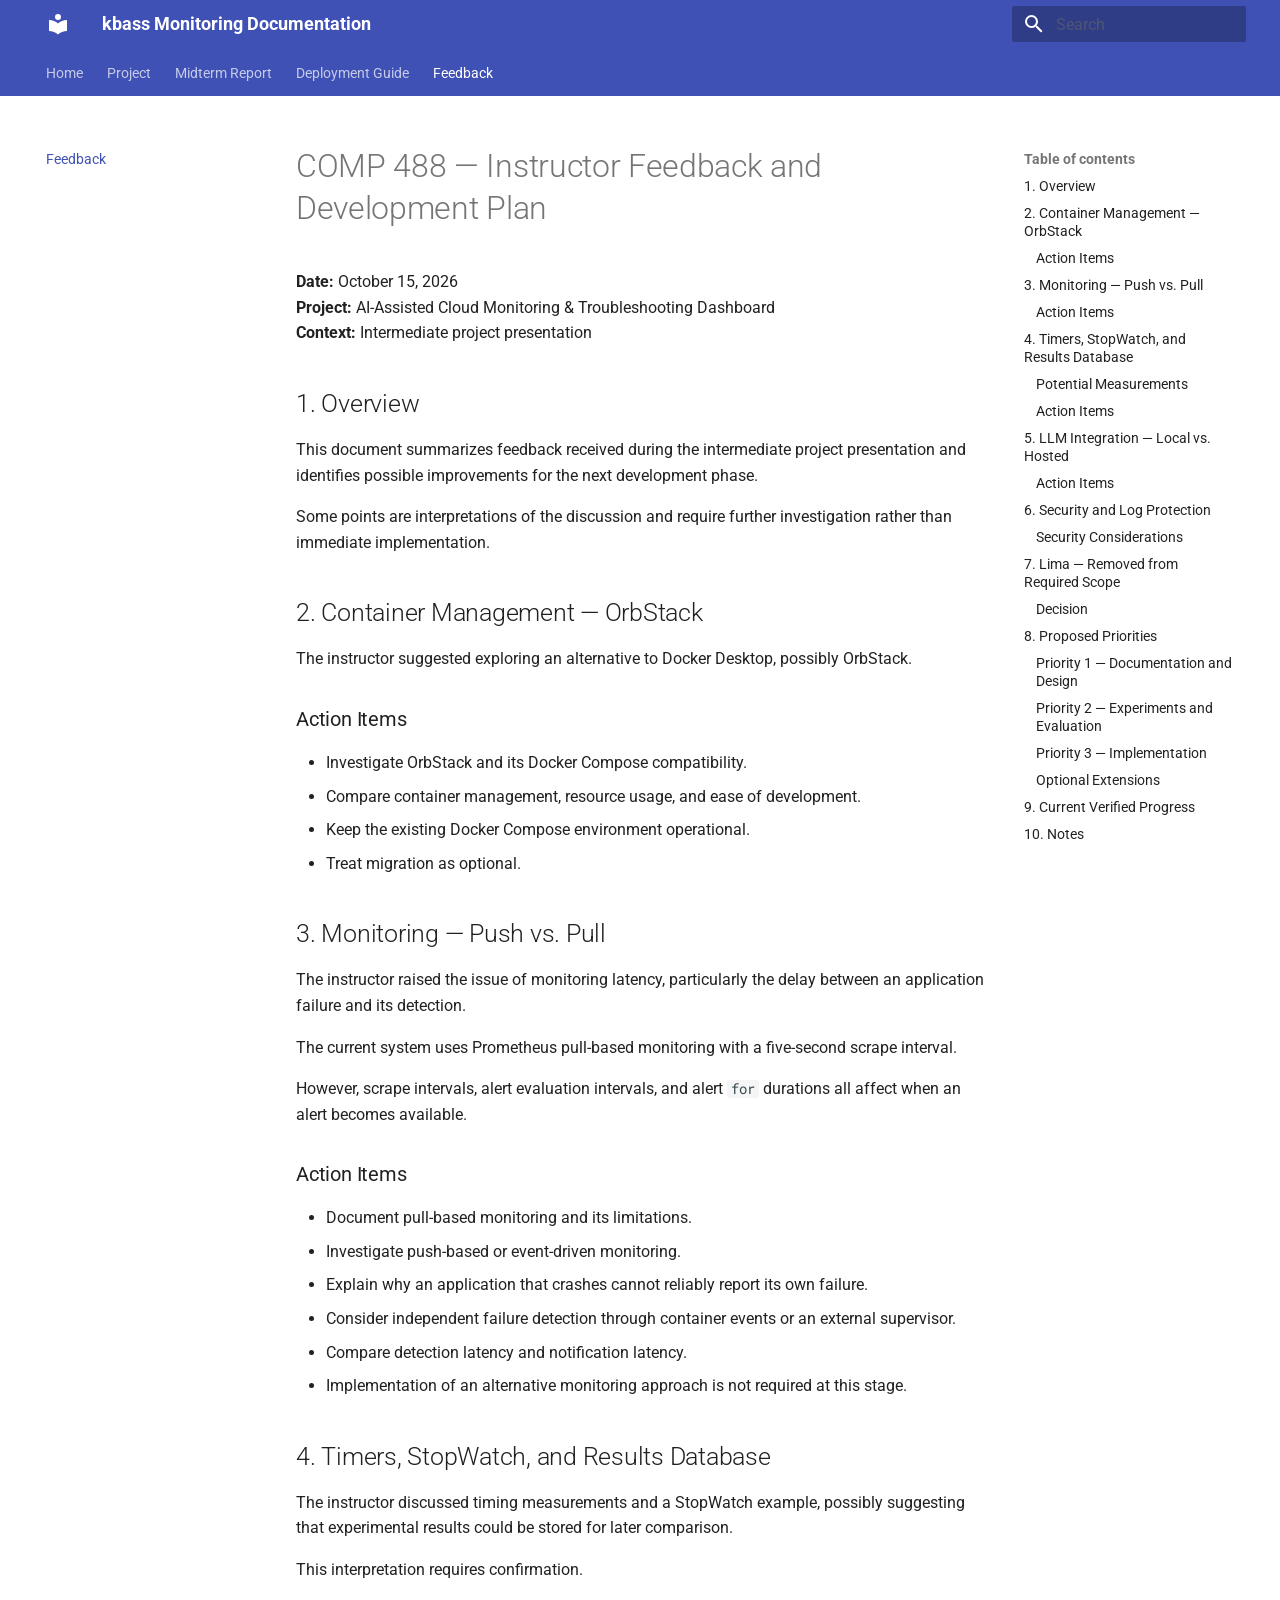
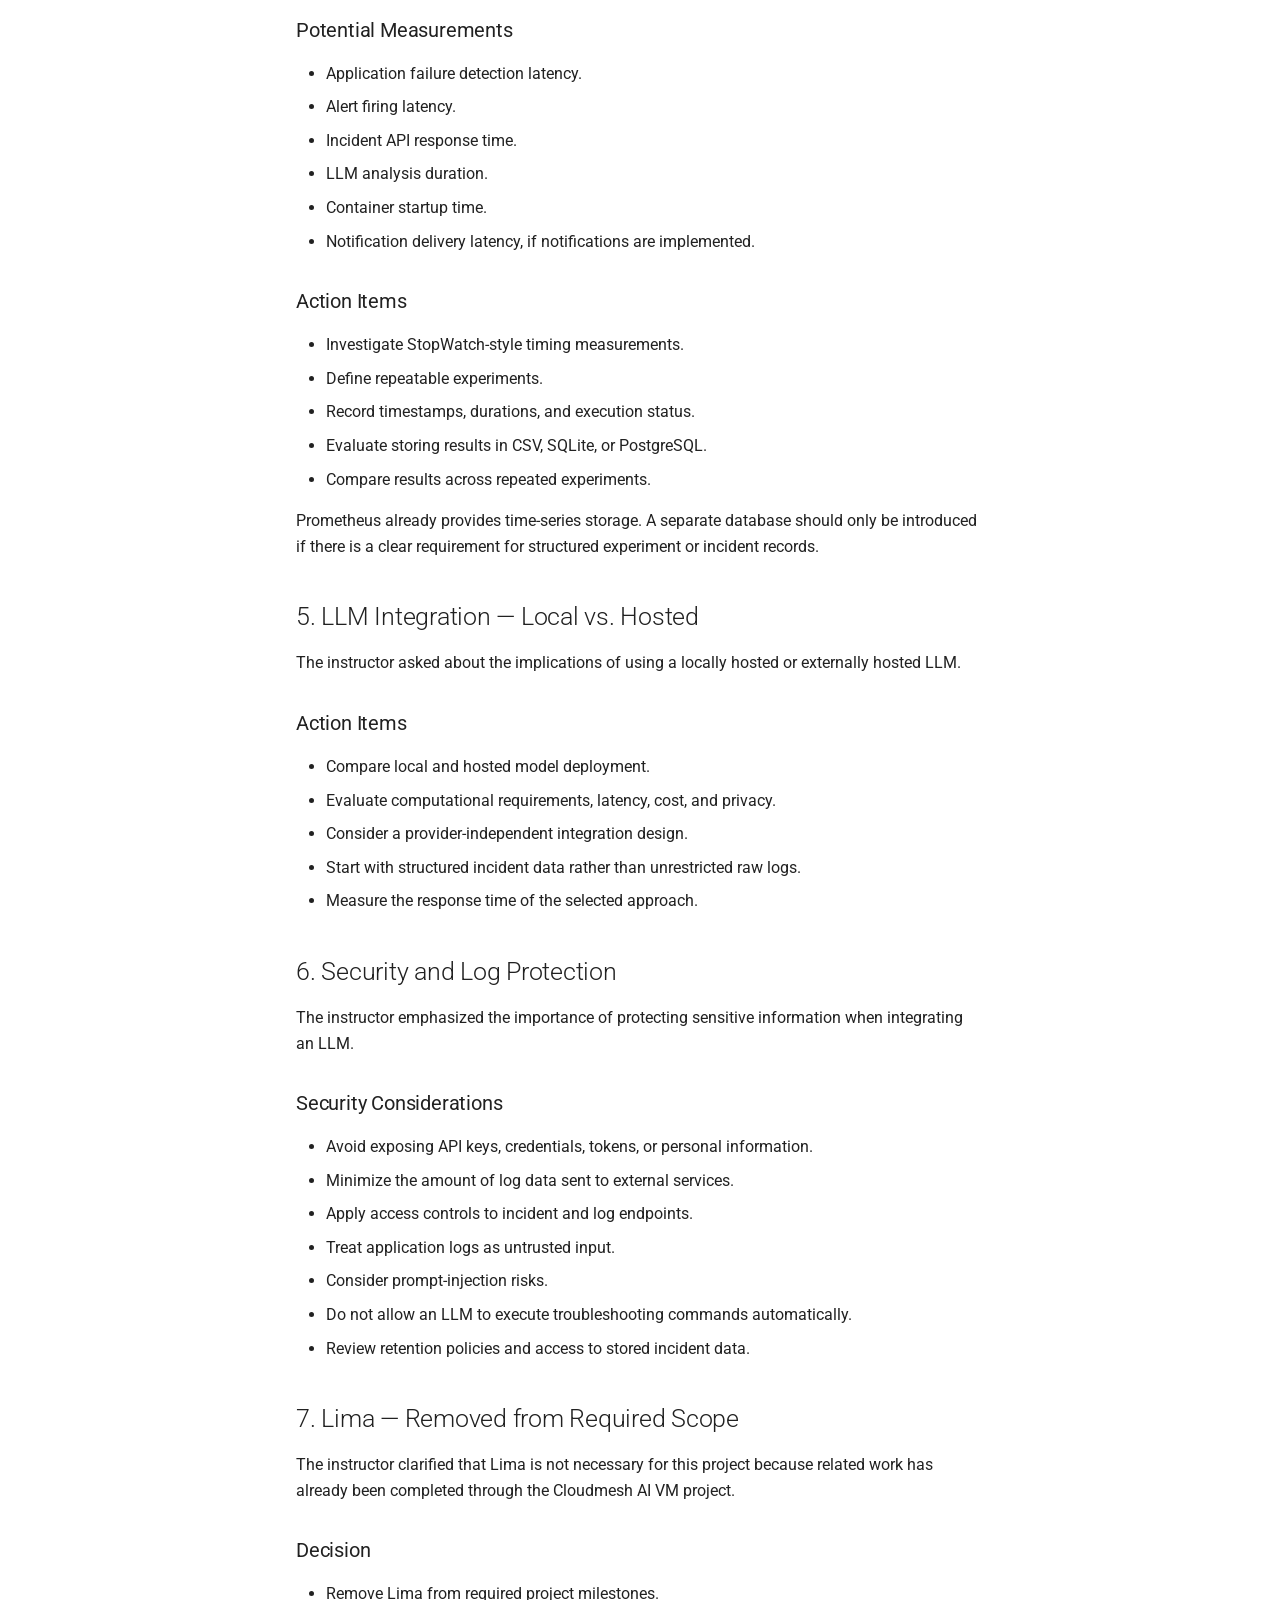
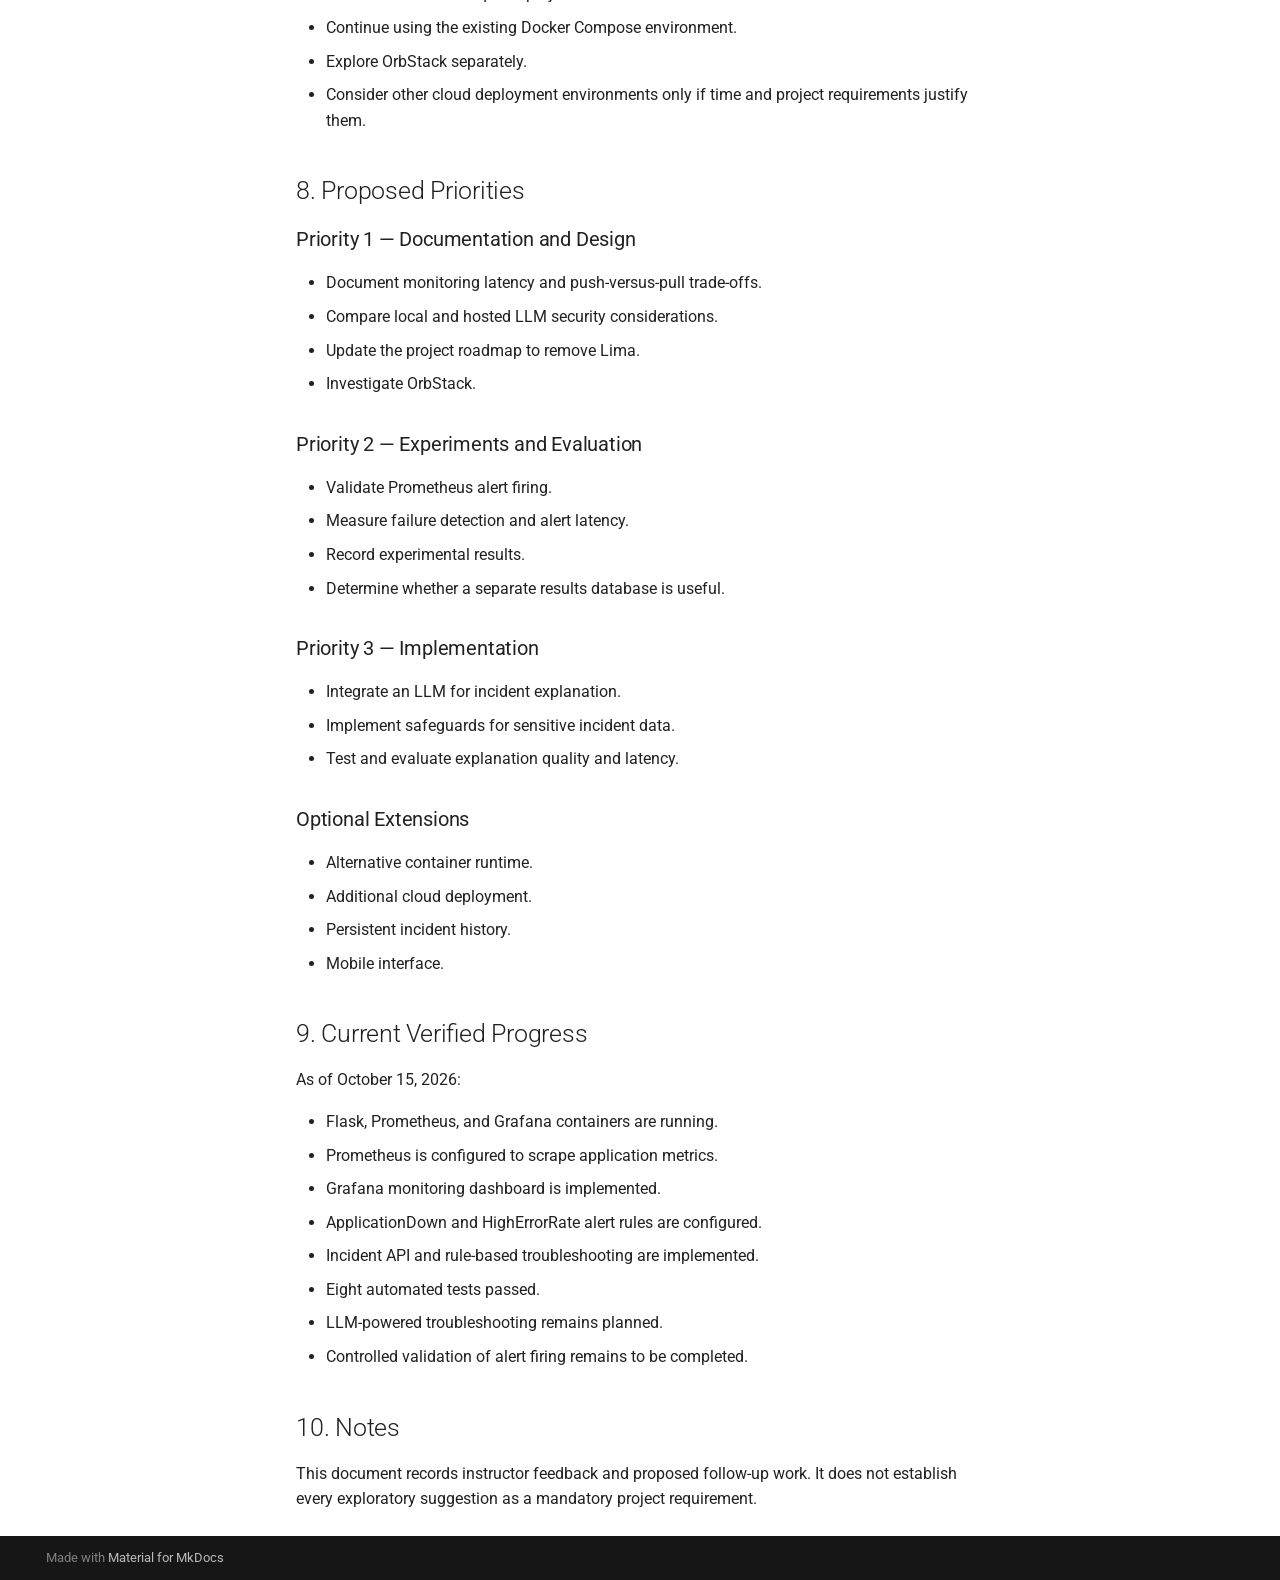
<file: instructor_feedback_2026-10-15/index.html>
<!doctype html>
<html lang="en" class="no-js">
  <head>
    
      <meta charset="utf-8">
      <meta name="viewport" content="width=device-width,initial-scale=1">
      
      
      
      
        <link rel="prev" href="../deployment/">
      
      
      
        
      
      
      <link rel="icon" href="../assets/images/favicon.png">
      <meta name="generator" content="mkdocs-1.6.1, mkdocs-material-9.7.7">
    
    
      
        <title>Feedback - kbass Monitoring Documentation</title>
      
    
    
      <link rel="stylesheet" href="../assets/stylesheets/main.ec1eaa64.min.css">
      
        
        <link rel="stylesheet" href="../assets/stylesheets/palette.ab4e12ef.min.css">
      
      


    
    
      
    
    
      
        
        
        <link rel="preconnect" href="https://fonts.gstatic.com" crossorigin>
        <link rel="stylesheet" href="https://fonts.googleapis.com/css?family=Roboto:300,300i,400,400i,700,700i%7CRoboto+Mono:400,400i,700,700i&display=fallback">
        <style>:root{--md-text-font:"Roboto";--md-code-font:"Roboto Mono"}</style>
      
    
    
    <script>__md_scope=new URL("..",location),__md_hash=e=>[...e].reduce(((e,_)=>(e<<5)-e+_.charCodeAt(0)),0),__md_get=(e,_=localStorage,t=__md_scope)=>JSON.parse(_.getItem(t.pathname+"."+e)),__md_set=(e,_,t=localStorage,a=__md_scope)=>{try{t.setItem(a.pathname+"."+e,JSON.stringify(_))}catch(e){}}</script>
    
      

    
    
  </head>
  
  
    
    
      
    
    
    
    
    <body dir="ltr" data-md-color-scheme="default" data-md-color-primary="indigo" data-md-color-accent="indigo">
  
    
    <input class="md-toggle" data-md-toggle="drawer" type="checkbox" id="__drawer" autocomplete="off">
    <input class="md-toggle" data-md-toggle="search" type="checkbox" id="__search" autocomplete="off">
    <label class="md-overlay" for="__drawer"></label>
    <div data-md-component="skip">
      
        
        <a href="#comp-488-instructor-feedback-and-development-plan" class="md-skip">
          Skip to content
        </a>
      
    </div>
    <div data-md-component="announce">
      
    </div>
    
    
      

<header class="md-header" data-md-component="header">
  <nav class="md-header__inner md-grid" aria-label="Header">
    <a href=".." title="kbass Monitoring Documentation" class="md-header__button md-logo" aria-label="kbass Monitoring Documentation" data-md-component="logo">
      
  
  <svg xmlns="http://www.w3.org/2000/svg" viewBox="0 0 24 24"><path d="M12 8a3 3 0 0 0 3-3 3 3 0 0 0-3-3 3 3 0 0 0-3 3 3 3 0 0 0 3 3m0 3.54C9.64 9.35 6.5 8 3 8v11c3.5 0 6.64 1.35 9 3.54 2.36-2.19 5.5-3.54 9-3.54V8c-3.5 0-6.64 1.35-9 3.54"/></svg>

    </a>
    <label class="md-header__button md-icon" for="__drawer">
      
      <svg xmlns="http://www.w3.org/2000/svg" viewBox="0 0 24 24"><path d="M3 6h18v2H3zm0 5h18v2H3zm0 5h18v2H3z"/></svg>
    </label>
    <div class="md-header__title" data-md-component="header-title">
      <div class="md-header__ellipsis">
        <div class="md-header__topic">
          <span class="md-ellipsis">
            kbass Monitoring Documentation
          </span>
        </div>
        <div class="md-header__topic" data-md-component="header-topic">
          <span class="md-ellipsis">
            
              Feedback
            
          </span>
        </div>
      </div>
    </div>
    
      
        <form class="md-header__option" data-md-component="palette">
  
    
    
    
    <input class="md-option" data-md-color-media="" data-md-color-scheme="default" data-md-color-primary="indigo" data-md-color-accent="indigo"  aria-hidden="true"  type="radio" name="__palette" id="__palette_0">
    
  
    
    
    
    <input class="md-option" data-md-color-media="" data-md-color-scheme="slate" data-md-color-primary="indigo" data-md-color-accent="indigo"  aria-hidden="true"  type="radio" name="__palette" id="__palette_1">
    
  
</form>
      
    
    
      <script>var palette=__md_get("__palette");if(palette&&palette.color){if("(prefers-color-scheme)"===palette.color.media){var media=matchMedia("(prefers-color-scheme: light)"),input=document.querySelector(media.matches?"[data-md-color-media='(prefers-color-scheme: light)']":"[data-md-color-media='(prefers-color-scheme: dark)']");palette.color.media=input.getAttribute("data-md-color-media"),palette.color.scheme=input.getAttribute("data-md-color-scheme"),palette.color.primary=input.getAttribute("data-md-color-primary"),palette.color.accent=input.getAttribute("data-md-color-accent")}for(var[key,value]of Object.entries(palette.color))document.body.setAttribute("data-md-color-"+key,value)}</script>
    
    
    
      
      
        <label class="md-header__button md-icon" for="__search">
          
          <svg xmlns="http://www.w3.org/2000/svg" viewBox="0 0 24 24"><path d="M9.5 3A6.5 6.5 0 0 1 16 9.5c0 1.61-.59 3.09-1.56 4.23l.27.27h.79l5 5-1.5 1.5-5-5v-.79l-.27-.27A6.52 6.52 0 0 1 9.5 16 6.5 6.5 0 0 1 3 9.5 6.5 6.5 0 0 1 9.5 3m0 2C7 5 5 7 5 9.5S7 14 9.5 14 14 12 14 9.5 12 5 9.5 5"/></svg>
        </label>
        <div class="md-search" data-md-component="search" role="dialog">
  <label class="md-search__overlay" for="__search"></label>
  <div class="md-search__inner" role="search">
    <form class="md-search__form" name="search">
      <input type="text" class="md-search__input" name="query" aria-label="Search" placeholder="Search" autocapitalize="off" autocorrect="off" autocomplete="off" spellcheck="false" data-md-component="search-query" required>
      <label class="md-search__icon md-icon" for="__search">
        
        <svg xmlns="http://www.w3.org/2000/svg" viewBox="0 0 24 24"><path d="M9.5 3A6.5 6.5 0 0 1 16 9.5c0 1.61-.59 3.09-1.56 4.23l.27.27h.79l5 5-1.5 1.5-5-5v-.79l-.27-.27A6.52 6.52 0 0 1 9.5 16 6.5 6.5 0 0 1 3 9.5 6.5 6.5 0 0 1 9.5 3m0 2C7 5 5 7 5 9.5S7 14 9.5 14 14 12 14 9.5 12 5 9.5 5"/></svg>
        
        <svg xmlns="http://www.w3.org/2000/svg" viewBox="0 0 24 24"><path d="M20 11v2H8l5.5 5.5-1.42 1.42L4.16 12l7.92-7.92L13.5 5.5 8 11z"/></svg>
      </label>
      <nav class="md-search__options" aria-label="Search">
        
        <button type="reset" class="md-search__icon md-icon" title="Clear" aria-label="Clear" tabindex="-1">
          
          <svg xmlns="http://www.w3.org/2000/svg" viewBox="0 0 24 24"><path d="M19 6.41 17.59 5 12 10.59 6.41 5 5 6.41 10.59 12 5 17.59 6.41 19 12 13.41 17.59 19 19 17.59 13.41 12z"/></svg>
        </button>
      </nav>
      
        <div class="md-search__suggest" data-md-component="search-suggest"></div>
      
    </form>
    <div class="md-search__output">
      <div class="md-search__scrollwrap" tabindex="0" data-md-scrollfix>
        <div class="md-search-result" data-md-component="search-result">
          <div class="md-search-result__meta">
            Initializing search
          </div>
          <ol class="md-search-result__list" role="presentation"></ol>
        </div>
      </div>
    </div>
  </div>
</div>
      
    
    
  </nav>
  
</header>
    
    <div class="md-container" data-md-component="container">
      
      
        
          
            
<nav class="md-tabs" aria-label="Tabs" data-md-component="tabs">
  <div class="md-grid">
    <ul class="md-tabs__list">
      
        
  
  
  
  
    <li class="md-tabs__item">
      <a href=".." class="md-tabs__link">
        
  
  
    
  
  Home

      </a>
    </li>
  

      
        
  
  
  
  
    <li class="md-tabs__item">
      <a href="../project/project/" class="md-tabs__link">
        
  
  
    
  
  Project

      </a>
    </li>
  

      
        
  
  
  
  
    <li class="md-tabs__item">
      <a href="../project/midterm/" class="md-tabs__link">
        
  
  
    
  
  Midterm Report

      </a>
    </li>
  

      
        
  
  
  
  
    <li class="md-tabs__item">
      <a href="../deployment/" class="md-tabs__link">
        
  
  
    
  
  Deployment Guide

      </a>
    </li>
  

      
        
  
  
  
    
  
  
    <li class="md-tabs__item md-tabs__item--active">
      <a href="./" class="md-tabs__link">
        
  
  
    
  
  Feedback

      </a>
    </li>
  

      
    </ul>
  </div>
</nav>
          
        
      
      <main class="md-main" data-md-component="main">
        <div class="md-main__inner md-grid">
          
            
              
              <div class="md-sidebar md-sidebar--primary" data-md-component="sidebar" data-md-type="navigation" >
                <div class="md-sidebar__scrollwrap">
                  <div class="md-sidebar__inner">
                    


  


<nav class="md-nav md-nav--primary md-nav--lifted" aria-label="Navigation" data-md-level="0">
  <label class="md-nav__title" for="__drawer">
    <a href=".." title="kbass Monitoring Documentation" class="md-nav__button md-logo" aria-label="kbass Monitoring Documentation" data-md-component="logo">
      
  
  <svg xmlns="http://www.w3.org/2000/svg" viewBox="0 0 24 24"><path d="M12 8a3 3 0 0 0 3-3 3 3 0 0 0-3-3 3 3 0 0 0-3 3 3 3 0 0 0 3 3m0 3.54C9.64 9.35 6.5 8 3 8v11c3.5 0 6.64 1.35 9 3.54 2.36-2.19 5.5-3.54 9-3.54V8c-3.5 0-6.64 1.35-9 3.54"/></svg>

    </a>
    kbass Monitoring Documentation
  </label>
  
  <ul class="md-nav__list" data-md-scrollfix>
    
      
      
  
  
  
  
    <li class="md-nav__item">
      <a href=".." class="md-nav__link">
        
  
  
  <span class="md-ellipsis">
    
  
    Home
  

    
  </span>
  
  

      </a>
    </li>
  

    
      
      
  
  
  
  
    <li class="md-nav__item">
      <a href="../project/project/" class="md-nav__link">
        
  
  
  <span class="md-ellipsis">
    
  
    Project
  

    
  </span>
  
  

      </a>
    </li>
  

    
      
      
  
  
  
  
    <li class="md-nav__item">
      <a href="../project/midterm/" class="md-nav__link">
        
  
  
  <span class="md-ellipsis">
    
  
    Midterm Report
  

    
  </span>
  
  

      </a>
    </li>
  

    
      
      
  
  
  
  
    <li class="md-nav__item">
      <a href="../deployment/" class="md-nav__link">
        
  
  
  <span class="md-ellipsis">
    
  
    Deployment Guide
  

    
  </span>
  
  

      </a>
    </li>
  

    
      
      
  
  
    
  
  
  
    <li class="md-nav__item md-nav__item--active">
      
      <input class="md-nav__toggle md-toggle" type="checkbox" id="__toc">
      
      
        
      
      
        <label class="md-nav__link md-nav__link--active" for="__toc">
          
  
  
  <span class="md-ellipsis">
    
  
    Feedback
  

    
  </span>
  
  

          <span class="md-nav__icon md-icon"></span>
        </label>
      
      <a href="./" class="md-nav__link md-nav__link--active">
        
  
  
  <span class="md-ellipsis">
    
  
    Feedback
  

    
  </span>
  
  

      </a>
      
        

<nav class="md-nav md-nav--secondary" aria-label="Table of contents">
  
  
  
    
  
  
    <label class="md-nav__title" for="__toc">
      <span class="md-nav__icon md-icon"></span>
      Table of contents
    </label>
    <ul class="md-nav__list" data-md-component="toc" data-md-scrollfix>
      
        <li class="md-nav__item">
  <a href="#1-overview" class="md-nav__link">
    <span class="md-ellipsis">
      
        1. Overview
      
    </span>
  </a>
  
</li>
      
        <li class="md-nav__item">
  <a href="#2-container-management-orbstack" class="md-nav__link">
    <span class="md-ellipsis">
      
        2. Container Management — OrbStack
      
    </span>
  </a>
  
    <nav class="md-nav" aria-label="2. Container Management — OrbStack">
      <ul class="md-nav__list">
        
          <li class="md-nav__item">
  <a href="#action-items" class="md-nav__link">
    <span class="md-ellipsis">
      
        Action Items
      
    </span>
  </a>
  
</li>
        
      </ul>
    </nav>
  
</li>
      
        <li class="md-nav__item">
  <a href="#3-monitoring-push-vs-pull" class="md-nav__link">
    <span class="md-ellipsis">
      
        3. Monitoring — Push vs. Pull
      
    </span>
  </a>
  
    <nav class="md-nav" aria-label="3. Monitoring — Push vs. Pull">
      <ul class="md-nav__list">
        
          <li class="md-nav__item">
  <a href="#action-items_1" class="md-nav__link">
    <span class="md-ellipsis">
      
        Action Items
      
    </span>
  </a>
  
</li>
        
      </ul>
    </nav>
  
</li>
      
        <li class="md-nav__item">
  <a href="#4-timers-stopwatch-and-results-database" class="md-nav__link">
    <span class="md-ellipsis">
      
        4. Timers, StopWatch, and Results Database
      
    </span>
  </a>
  
    <nav class="md-nav" aria-label="4. Timers, StopWatch, and Results Database">
      <ul class="md-nav__list">
        
          <li class="md-nav__item">
  <a href="#potential-measurements" class="md-nav__link">
    <span class="md-ellipsis">
      
        Potential Measurements
      
    </span>
  </a>
  
</li>
        
          <li class="md-nav__item">
  <a href="#action-items_2" class="md-nav__link">
    <span class="md-ellipsis">
      
        Action Items
      
    </span>
  </a>
  
</li>
        
      </ul>
    </nav>
  
</li>
      
        <li class="md-nav__item">
  <a href="#5-llm-integration-local-vs-hosted" class="md-nav__link">
    <span class="md-ellipsis">
      
        5. LLM Integration — Local vs. Hosted
      
    </span>
  </a>
  
    <nav class="md-nav" aria-label="5. LLM Integration — Local vs. Hosted">
      <ul class="md-nav__list">
        
          <li class="md-nav__item">
  <a href="#action-items_3" class="md-nav__link">
    <span class="md-ellipsis">
      
        Action Items
      
    </span>
  </a>
  
</li>
        
      </ul>
    </nav>
  
</li>
      
        <li class="md-nav__item">
  <a href="#6-security-and-log-protection" class="md-nav__link">
    <span class="md-ellipsis">
      
        6. Security and Log Protection
      
    </span>
  </a>
  
    <nav class="md-nav" aria-label="6. Security and Log Protection">
      <ul class="md-nav__list">
        
          <li class="md-nav__item">
  <a href="#security-considerations" class="md-nav__link">
    <span class="md-ellipsis">
      
        Security Considerations
      
    </span>
  </a>
  
</li>
        
      </ul>
    </nav>
  
</li>
      
        <li class="md-nav__item">
  <a href="#7-lima-removed-from-required-scope" class="md-nav__link">
    <span class="md-ellipsis">
      
        7. Lima — Removed from Required Scope
      
    </span>
  </a>
  
    <nav class="md-nav" aria-label="7. Lima — Removed from Required Scope">
      <ul class="md-nav__list">
        
          <li class="md-nav__item">
  <a href="#decision" class="md-nav__link">
    <span class="md-ellipsis">
      
        Decision
      
    </span>
  </a>
  
</li>
        
      </ul>
    </nav>
  
</li>
      
        <li class="md-nav__item">
  <a href="#8-proposed-priorities" class="md-nav__link">
    <span class="md-ellipsis">
      
        8. Proposed Priorities
      
    </span>
  </a>
  
    <nav class="md-nav" aria-label="8. Proposed Priorities">
      <ul class="md-nav__list">
        
          <li class="md-nav__item">
  <a href="#priority-1-documentation-and-design" class="md-nav__link">
    <span class="md-ellipsis">
      
        Priority 1 — Documentation and Design
      
    </span>
  </a>
  
</li>
        
          <li class="md-nav__item">
  <a href="#priority-2-experiments-and-evaluation" class="md-nav__link">
    <span class="md-ellipsis">
      
        Priority 2 — Experiments and Evaluation
      
    </span>
  </a>
  
</li>
        
          <li class="md-nav__item">
  <a href="#priority-3-implementation" class="md-nav__link">
    <span class="md-ellipsis">
      
        Priority 3 — Implementation
      
    </span>
  </a>
  
</li>
        
          <li class="md-nav__item">
  <a href="#optional-extensions" class="md-nav__link">
    <span class="md-ellipsis">
      
        Optional Extensions
      
    </span>
  </a>
  
</li>
        
      </ul>
    </nav>
  
</li>
      
        <li class="md-nav__item">
  <a href="#9-current-verified-progress" class="md-nav__link">
    <span class="md-ellipsis">
      
        9. Current Verified Progress
      
    </span>
  </a>
  
</li>
      
        <li class="md-nav__item">
  <a href="#10-notes" class="md-nav__link">
    <span class="md-ellipsis">
      
        10. Notes
      
    </span>
  </a>
  
</li>
      
    </ul>
  
</nav>
      
    </li>
  

    
  </ul>
</nav>
                  </div>
                </div>
              </div>
            
            
              
              <div class="md-sidebar md-sidebar--secondary" data-md-component="sidebar" data-md-type="toc" >
                <div class="md-sidebar__scrollwrap">
                  <div class="md-sidebar__inner">
                    

<nav class="md-nav md-nav--secondary" aria-label="Table of contents">
  
  
  
    
  
  
    <label class="md-nav__title" for="__toc">
      <span class="md-nav__icon md-icon"></span>
      Table of contents
    </label>
    <ul class="md-nav__list" data-md-component="toc" data-md-scrollfix>
      
        <li class="md-nav__item">
  <a href="#1-overview" class="md-nav__link">
    <span class="md-ellipsis">
      
        1. Overview
      
    </span>
  </a>
  
</li>
      
        <li class="md-nav__item">
  <a href="#2-container-management-orbstack" class="md-nav__link">
    <span class="md-ellipsis">
      
        2. Container Management — OrbStack
      
    </span>
  </a>
  
    <nav class="md-nav" aria-label="2. Container Management — OrbStack">
      <ul class="md-nav__list">
        
          <li class="md-nav__item">
  <a href="#action-items" class="md-nav__link">
    <span class="md-ellipsis">
      
        Action Items
      
    </span>
  </a>
  
</li>
        
      </ul>
    </nav>
  
</li>
      
        <li class="md-nav__item">
  <a href="#3-monitoring-push-vs-pull" class="md-nav__link">
    <span class="md-ellipsis">
      
        3. Monitoring — Push vs. Pull
      
    </span>
  </a>
  
    <nav class="md-nav" aria-label="3. Monitoring — Push vs. Pull">
      <ul class="md-nav__list">
        
          <li class="md-nav__item">
  <a href="#action-items_1" class="md-nav__link">
    <span class="md-ellipsis">
      
        Action Items
      
    </span>
  </a>
  
</li>
        
      </ul>
    </nav>
  
</li>
      
        <li class="md-nav__item">
  <a href="#4-timers-stopwatch-and-results-database" class="md-nav__link">
    <span class="md-ellipsis">
      
        4. Timers, StopWatch, and Results Database
      
    </span>
  </a>
  
    <nav class="md-nav" aria-label="4. Timers, StopWatch, and Results Database">
      <ul class="md-nav__list">
        
          <li class="md-nav__item">
  <a href="#potential-measurements" class="md-nav__link">
    <span class="md-ellipsis">
      
        Potential Measurements
      
    </span>
  </a>
  
</li>
        
          <li class="md-nav__item">
  <a href="#action-items_2" class="md-nav__link">
    <span class="md-ellipsis">
      
        Action Items
      
    </span>
  </a>
  
</li>
        
      </ul>
    </nav>
  
</li>
      
        <li class="md-nav__item">
  <a href="#5-llm-integration-local-vs-hosted" class="md-nav__link">
    <span class="md-ellipsis">
      
        5. LLM Integration — Local vs. Hosted
      
    </span>
  </a>
  
    <nav class="md-nav" aria-label="5. LLM Integration — Local vs. Hosted">
      <ul class="md-nav__list">
        
          <li class="md-nav__item">
  <a href="#action-items_3" class="md-nav__link">
    <span class="md-ellipsis">
      
        Action Items
      
    </span>
  </a>
  
</li>
        
      </ul>
    </nav>
  
</li>
      
        <li class="md-nav__item">
  <a href="#6-security-and-log-protection" class="md-nav__link">
    <span class="md-ellipsis">
      
        6. Security and Log Protection
      
    </span>
  </a>
  
    <nav class="md-nav" aria-label="6. Security and Log Protection">
      <ul class="md-nav__list">
        
          <li class="md-nav__item">
  <a href="#security-considerations" class="md-nav__link">
    <span class="md-ellipsis">
      
        Security Considerations
      
    </span>
  </a>
  
</li>
        
      </ul>
    </nav>
  
</li>
      
        <li class="md-nav__item">
  <a href="#7-lima-removed-from-required-scope" class="md-nav__link">
    <span class="md-ellipsis">
      
        7. Lima — Removed from Required Scope
      
    </span>
  </a>
  
    <nav class="md-nav" aria-label="7. Lima — Removed from Required Scope">
      <ul class="md-nav__list">
        
          <li class="md-nav__item">
  <a href="#decision" class="md-nav__link">
    <span class="md-ellipsis">
      
        Decision
      
    </span>
  </a>
  
</li>
        
      </ul>
    </nav>
  
</li>
      
        <li class="md-nav__item">
  <a href="#8-proposed-priorities" class="md-nav__link">
    <span class="md-ellipsis">
      
        8. Proposed Priorities
      
    </span>
  </a>
  
    <nav class="md-nav" aria-label="8. Proposed Priorities">
      <ul class="md-nav__list">
        
          <li class="md-nav__item">
  <a href="#priority-1-documentation-and-design" class="md-nav__link">
    <span class="md-ellipsis">
      
        Priority 1 — Documentation and Design
      
    </span>
  </a>
  
</li>
        
          <li class="md-nav__item">
  <a href="#priority-2-experiments-and-evaluation" class="md-nav__link">
    <span class="md-ellipsis">
      
        Priority 2 — Experiments and Evaluation
      
    </span>
  </a>
  
</li>
        
          <li class="md-nav__item">
  <a href="#priority-3-implementation" class="md-nav__link">
    <span class="md-ellipsis">
      
        Priority 3 — Implementation
      
    </span>
  </a>
  
</li>
        
          <li class="md-nav__item">
  <a href="#optional-extensions" class="md-nav__link">
    <span class="md-ellipsis">
      
        Optional Extensions
      
    </span>
  </a>
  
</li>
        
      </ul>
    </nav>
  
</li>
      
        <li class="md-nav__item">
  <a href="#9-current-verified-progress" class="md-nav__link">
    <span class="md-ellipsis">
      
        9. Current Verified Progress
      
    </span>
  </a>
  
</li>
      
        <li class="md-nav__item">
  <a href="#10-notes" class="md-nav__link">
    <span class="md-ellipsis">
      
        10. Notes
      
    </span>
  </a>
  
</li>
      
    </ul>
  
</nav>
                  </div>
                </div>
              </div>
            
          
          
            <div class="md-content" data-md-component="content">
              
              <article class="md-content__inner md-typeset">
                
                  



<h1 id="comp-488-instructor-feedback-and-development-plan">COMP 488 — Instructor Feedback and Development Plan</h1>
<p><strong>Date:</strong> October 15, 2026<br />
<strong>Project:</strong> AI-Assisted Cloud Monitoring &amp; Troubleshooting Dashboard<br />
<strong>Context:</strong> Intermediate project presentation</p>
<h2 id="1-overview">1. Overview</h2>
<p>This document summarizes feedback received during the intermediate project presentation and identifies possible improvements for the next development phase.</p>
<p>Some points are interpretations of the discussion and require further investigation rather than immediate implementation.</p>
<h2 id="2-container-management-orbstack">2. Container Management — OrbStack</h2>
<p>The instructor suggested exploring an alternative to Docker Desktop, possibly OrbStack.</p>
<h3 id="action-items">Action Items</h3>
<ul>
<li>Investigate OrbStack and its Docker Compose compatibility.</li>
<li>Compare container management, resource usage, and ease of development.</li>
<li>Keep the existing Docker Compose environment operational.</li>
<li>Treat migration as optional.</li>
</ul>
<h2 id="3-monitoring-push-vs-pull">3. Monitoring — Push vs. Pull</h2>
<p>The instructor raised the issue of monitoring latency, particularly the delay between an application failure and its detection.</p>
<p>The current system uses Prometheus pull-based monitoring with a five-second scrape interval.</p>
<p>However, scrape intervals, alert evaluation intervals, and alert <code>for</code> durations all affect when an alert becomes available.</p>
<h3 id="action-items_1">Action Items</h3>
<ul>
<li>Document pull-based monitoring and its limitations.</li>
<li>Investigate push-based or event-driven monitoring.</li>
<li>Explain why an application that crashes cannot reliably report its own failure.</li>
<li>Consider independent failure detection through container events or an external supervisor.</li>
<li>Compare detection latency and notification latency.</li>
<li>Implementation of an alternative monitoring approach is not required at this stage.</li>
</ul>
<h2 id="4-timers-stopwatch-and-results-database">4. Timers, StopWatch, and Results Database</h2>
<p>The instructor discussed timing measurements and a StopWatch example, possibly suggesting that experimental results could be stored for later comparison.</p>
<p>This interpretation requires confirmation.</p>
<h3 id="potential-measurements">Potential Measurements</h3>
<ul>
<li>Application failure detection latency.</li>
<li>Alert firing latency.</li>
<li>Incident API response time.</li>
<li>LLM analysis duration.</li>
<li>Container startup time.</li>
<li>Notification delivery latency, if notifications are implemented.</li>
</ul>
<h3 id="action-items_2">Action Items</h3>
<ul>
<li>Investigate StopWatch-style timing measurements.</li>
<li>Define repeatable experiments.</li>
<li>Record timestamps, durations, and execution status.</li>
<li>Evaluate storing results in CSV, SQLite, or PostgreSQL.</li>
<li>Compare results across repeated experiments.</li>
</ul>
<p>Prometheus already provides time-series storage. A separate database should only be introduced if there is a clear requirement for structured experiment or incident records.</p>
<h2 id="5-llm-integration-local-vs-hosted">5. LLM Integration — Local vs. Hosted</h2>
<p>The instructor asked about the implications of using a locally hosted or externally hosted LLM.</p>
<h3 id="action-items_3">Action Items</h3>
<ul>
<li>Compare local and hosted model deployment.</li>
<li>Evaluate computational requirements, latency, cost, and privacy.</li>
<li>Consider a provider-independent integration design.</li>
<li>Start with structured incident data rather than unrestricted raw logs.</li>
<li>Measure the response time of the selected approach.</li>
</ul>
<h2 id="6-security-and-log-protection">6. Security and Log Protection</h2>
<p>The instructor emphasized the importance of protecting sensitive information when integrating an LLM.</p>
<h3 id="security-considerations">Security Considerations</h3>
<ul>
<li>Avoid exposing API keys, credentials, tokens, or personal information.</li>
<li>Minimize the amount of log data sent to external services.</li>
<li>Apply access controls to incident and log endpoints.</li>
<li>Treat application logs as untrusted input.</li>
<li>Consider prompt-injection risks.</li>
<li>Do not allow an LLM to execute troubleshooting commands automatically.</li>
<li>Review retention policies and access to stored incident data.</li>
</ul>
<h2 id="7-lima-removed-from-required-scope">7. Lima — Removed from Required Scope</h2>
<p>The instructor clarified that Lima is not necessary for this project because related work has already been completed through the Cloudmesh AI VM project.</p>
<h3 id="decision">Decision</h3>
<ul>
<li>Remove Lima from required project milestones.</li>
<li>Continue using the existing Docker Compose environment.</li>
<li>Explore OrbStack separately.</li>
<li>Consider other cloud deployment environments only if time and project requirements justify them.</li>
</ul>
<h2 id="8-proposed-priorities">8. Proposed Priorities</h2>
<h3 id="priority-1-documentation-and-design">Priority 1 — Documentation and Design</h3>
<ul>
<li>Document monitoring latency and push-versus-pull trade-offs.</li>
<li>Compare local and hosted LLM security considerations.</li>
<li>Update the project roadmap to remove Lima.</li>
<li>Investigate OrbStack.</li>
</ul>
<h3 id="priority-2-experiments-and-evaluation">Priority 2 — Experiments and Evaluation</h3>
<ul>
<li>Validate Prometheus alert firing.</li>
<li>Measure failure detection and alert latency.</li>
<li>Record experimental results.</li>
<li>Determine whether a separate results database is useful.</li>
</ul>
<h3 id="priority-3-implementation">Priority 3 — Implementation</h3>
<ul>
<li>Integrate an LLM for incident explanation.</li>
<li>Implement safeguards for sensitive incident data.</li>
<li>Test and evaluate explanation quality and latency.</li>
</ul>
<h3 id="optional-extensions">Optional Extensions</h3>
<ul>
<li>Alternative container runtime.</li>
<li>Additional cloud deployment.</li>
<li>Persistent incident history.</li>
<li>Mobile interface.</li>
</ul>
<h2 id="9-current-verified-progress">9. Current Verified Progress</h2>
<p>As of October 15, 2026:</p>
<ul>
<li>Flask, Prometheus, and Grafana containers are running.</li>
<li>Prometheus is configured to scrape application metrics.</li>
<li>Grafana monitoring dashboard is implemented.</li>
<li>ApplicationDown and HighErrorRate alert rules are configured.</li>
<li>Incident API and rule-based troubleshooting are implemented.</li>
<li>Eight automated tests passed.</li>
<li>LLM-powered troubleshooting remains planned.</li>
<li>Controlled validation of alert firing remains to be completed.</li>
</ul>
<h2 id="10-notes">10. Notes</h2>
<p>This document records instructor feedback and proposed follow-up work. It does not establish every exploratory suggestion as a mandatory project requirement.</p>












                
              </article>
            </div>
          
          
<script>var target=document.getElementById(location.hash.slice(1));target&&target.name&&(target.checked=target.name.startsWith("__tabbed_"))</script>
        </div>
        
          <button type="button" class="md-top md-icon" data-md-component="top" hidden>
  
  <svg xmlns="http://www.w3.org/2000/svg" viewBox="0 0 24 24"><path d="M13 20h-2V8l-5.5 5.5-1.42-1.42L12 4.16l7.92 7.92-1.42 1.42L13 8z"/></svg>
  Back to top
</button>
        
      </main>
      
        <footer class="md-footer">
  
  <div class="md-footer-meta md-typeset">
    <div class="md-footer-meta__inner md-grid">
      <div class="md-copyright">
  
  
    Made with
    <a href="https://squidfunk.github.io/mkdocs-material/" target="_blank" rel="noopener">
      Material for MkDocs
    </a>
  
</div>
      
    </div>
  </div>
</footer>
      
    </div>
    <div class="md-dialog" data-md-component="dialog">
      <div class="md-dialog__inner md-typeset"></div>
    </div>
    
    
    
      
      
      <script id="__config" type="application/json">{"annotate": null, "base": "..", "features": ["navigation.tabs", "navigation.sections", "navigation.top", "search.suggest", "search.highlight"], "search": "../assets/javascripts/workers/search.2c215733.min.js", "tags": null, "translations": {"clipboard.copied": "Copied to clipboard", "clipboard.copy": "Copy to clipboard", "search.result.more.one": "1 more on this page", "search.result.more.other": "# more on this page", "search.result.none": "No matching documents", "search.result.one": "1 matching document", "search.result.other": "# matching documents", "search.result.placeholder": "Type to start searching", "search.result.term.missing": "Missing", "select.version": "Select version"}, "version": null}</script>
    
    
      <script src="../assets/javascripts/bundle.d7400e89.min.js"></script>
      
    
  </body>
</html>
</file>
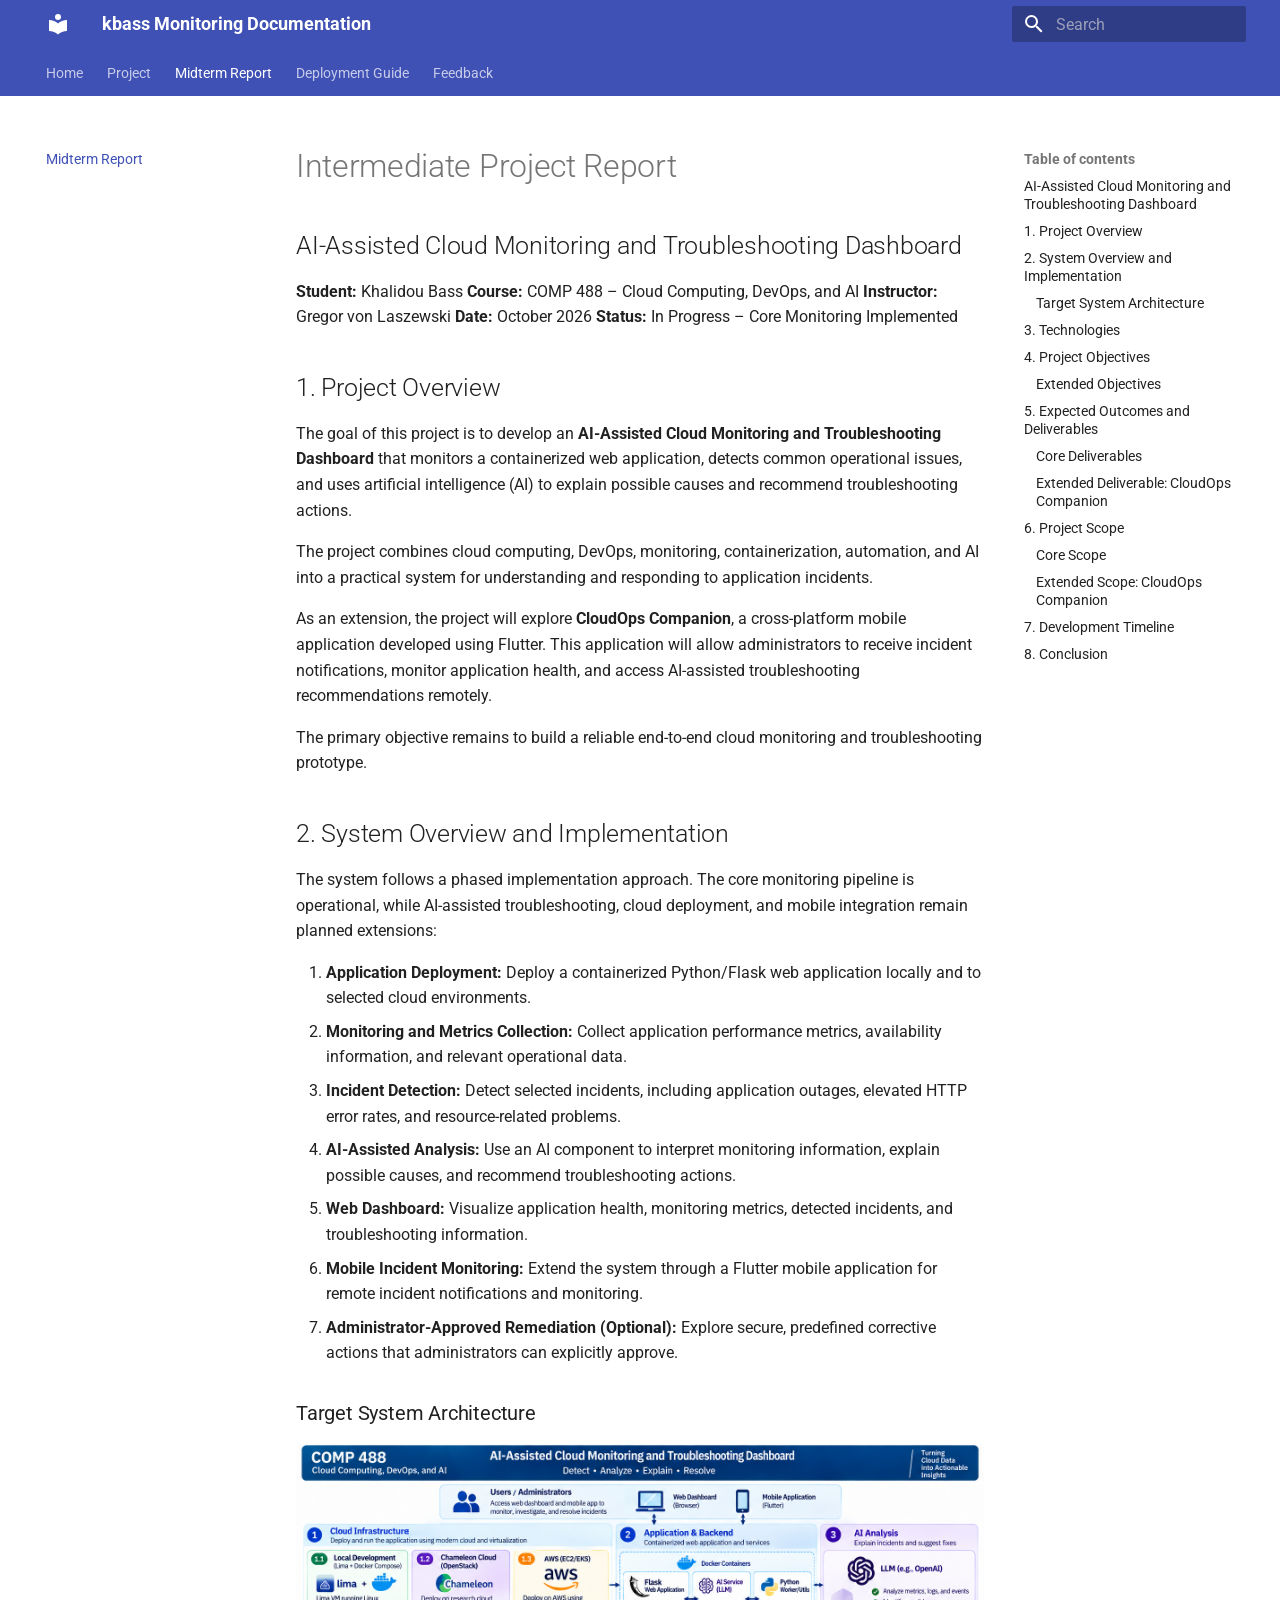
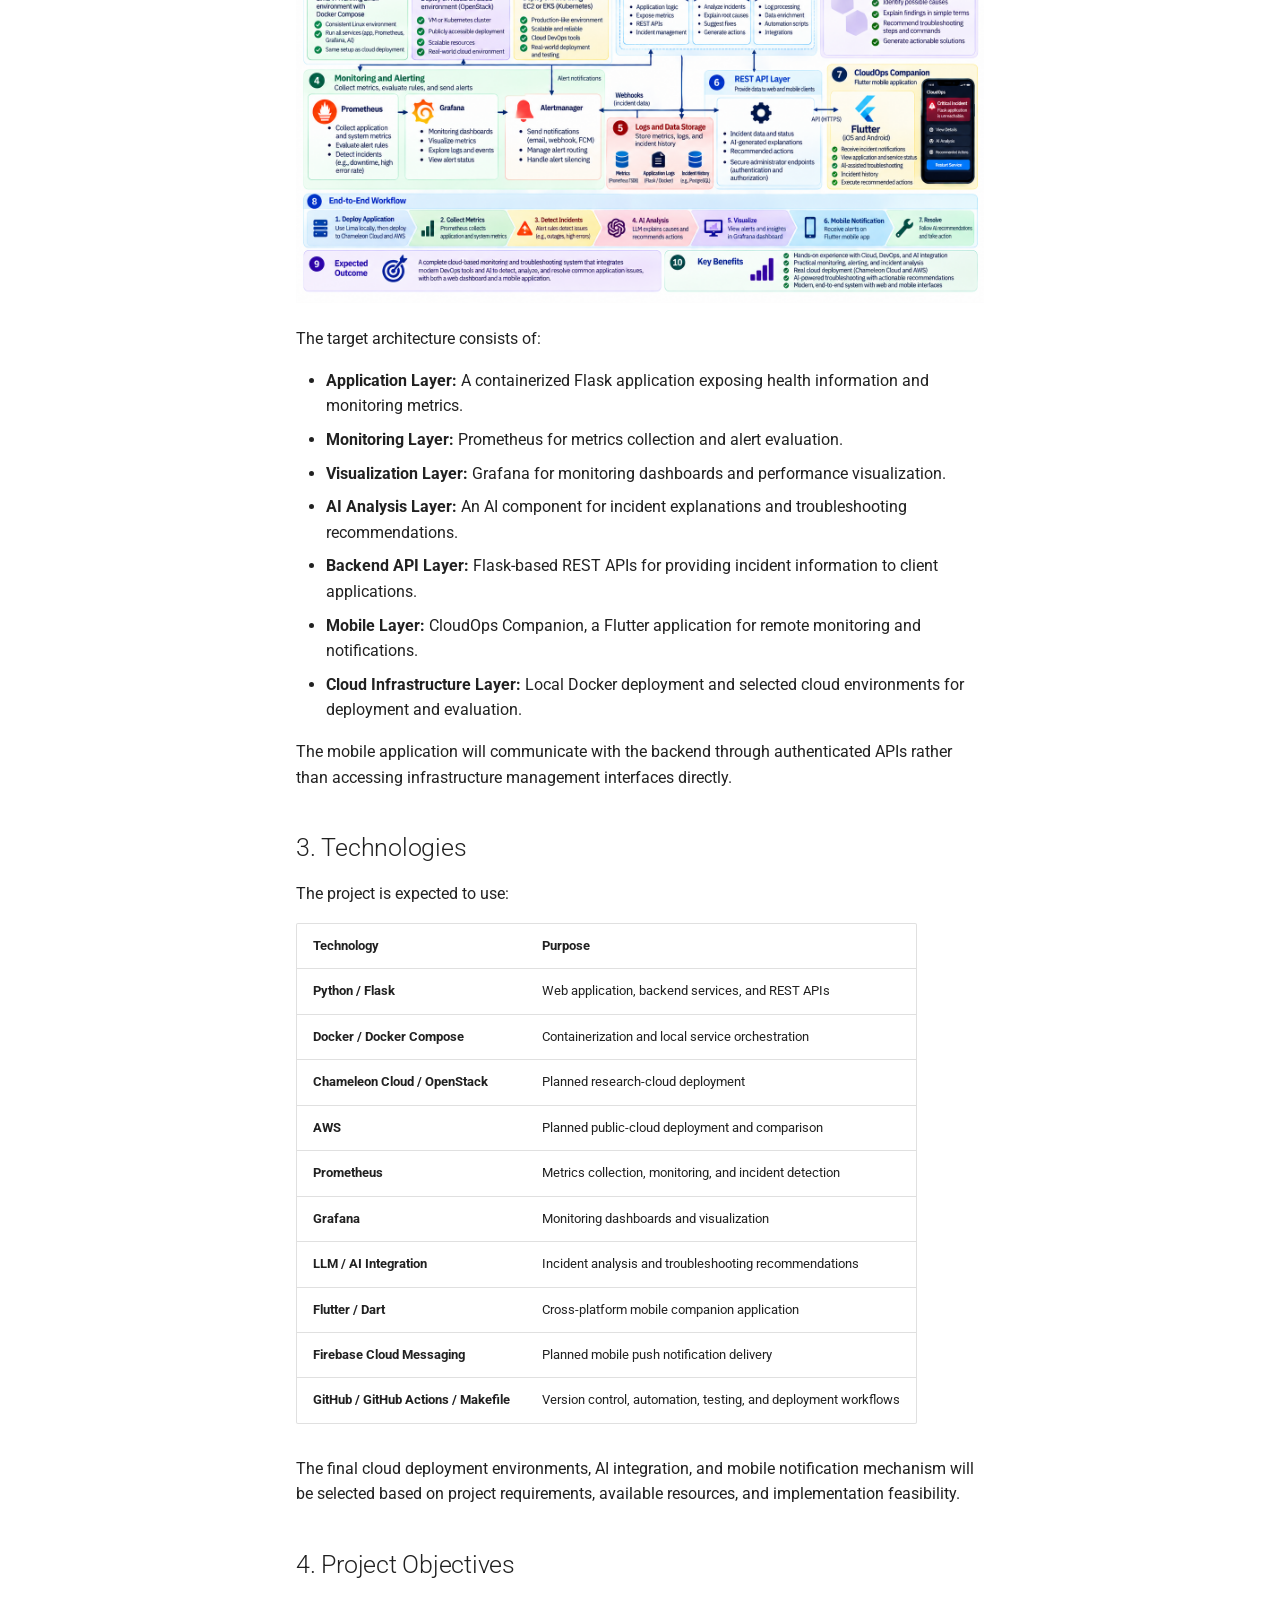
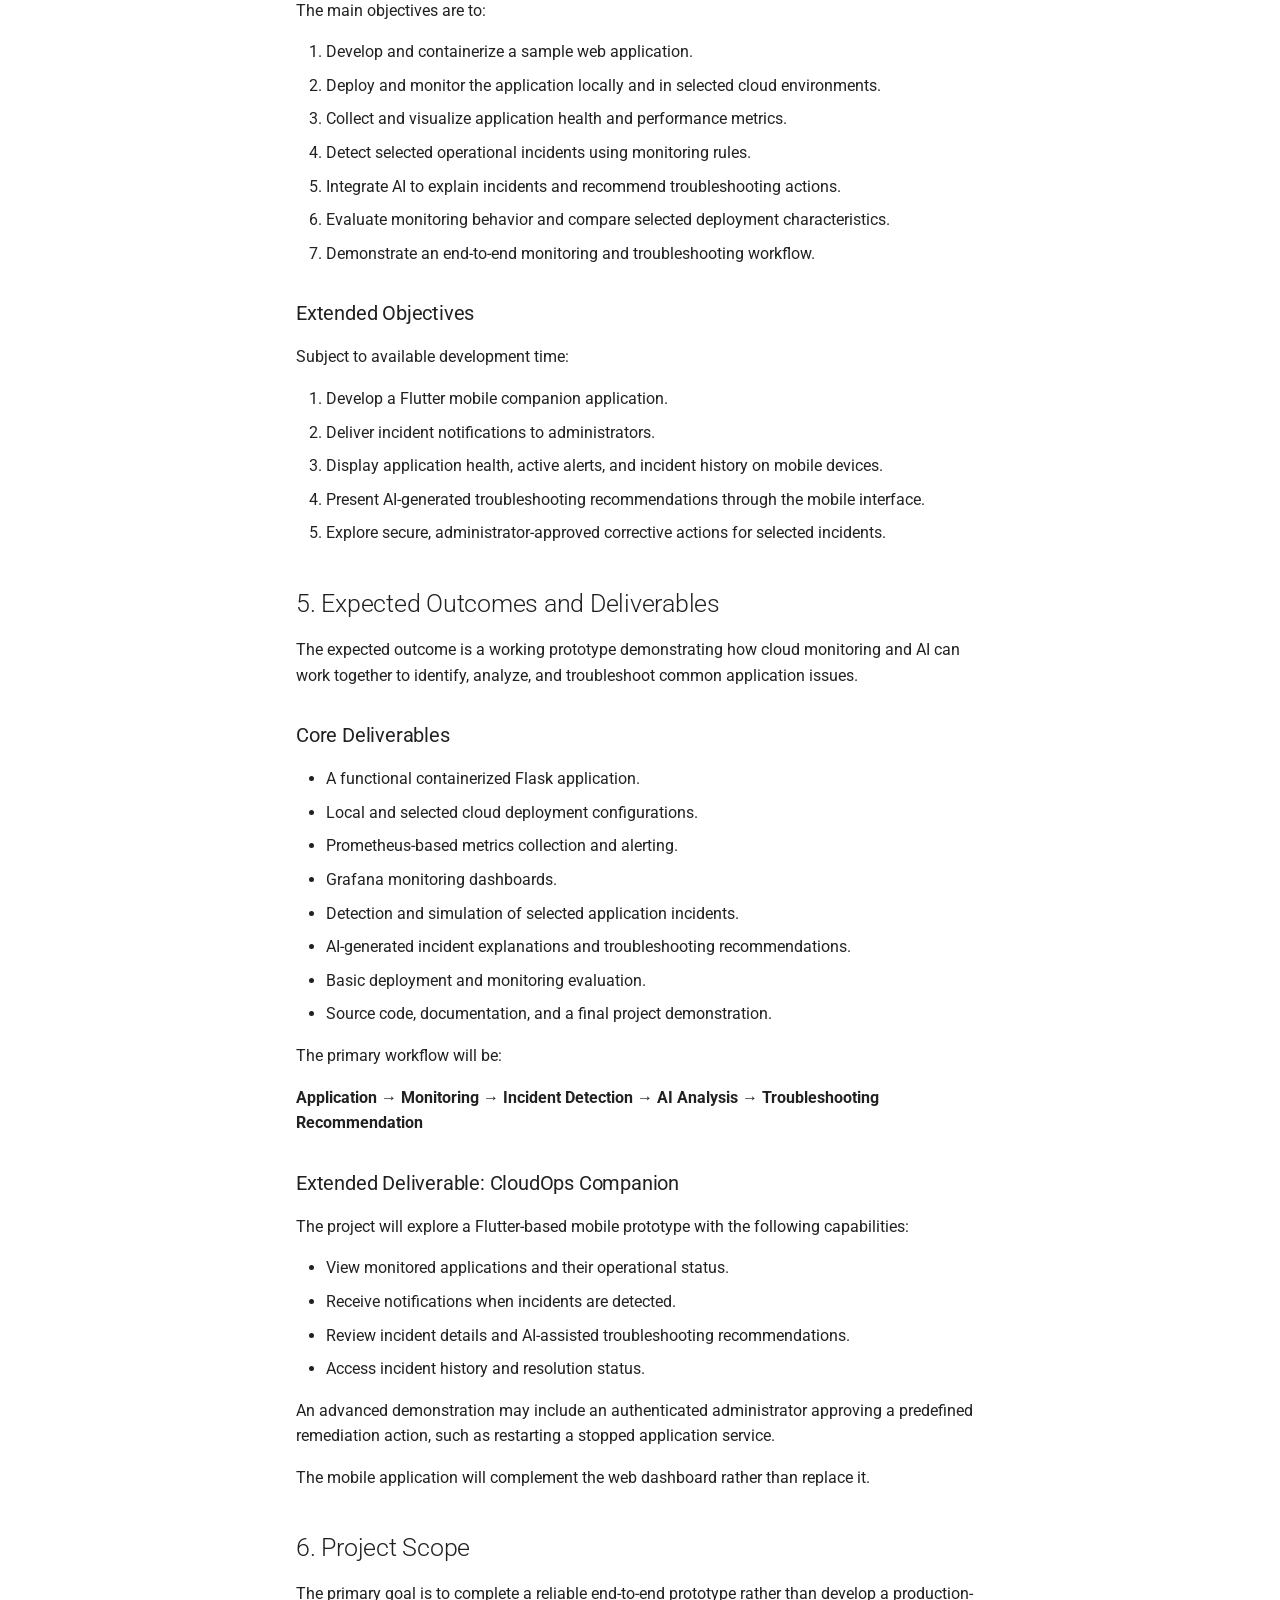
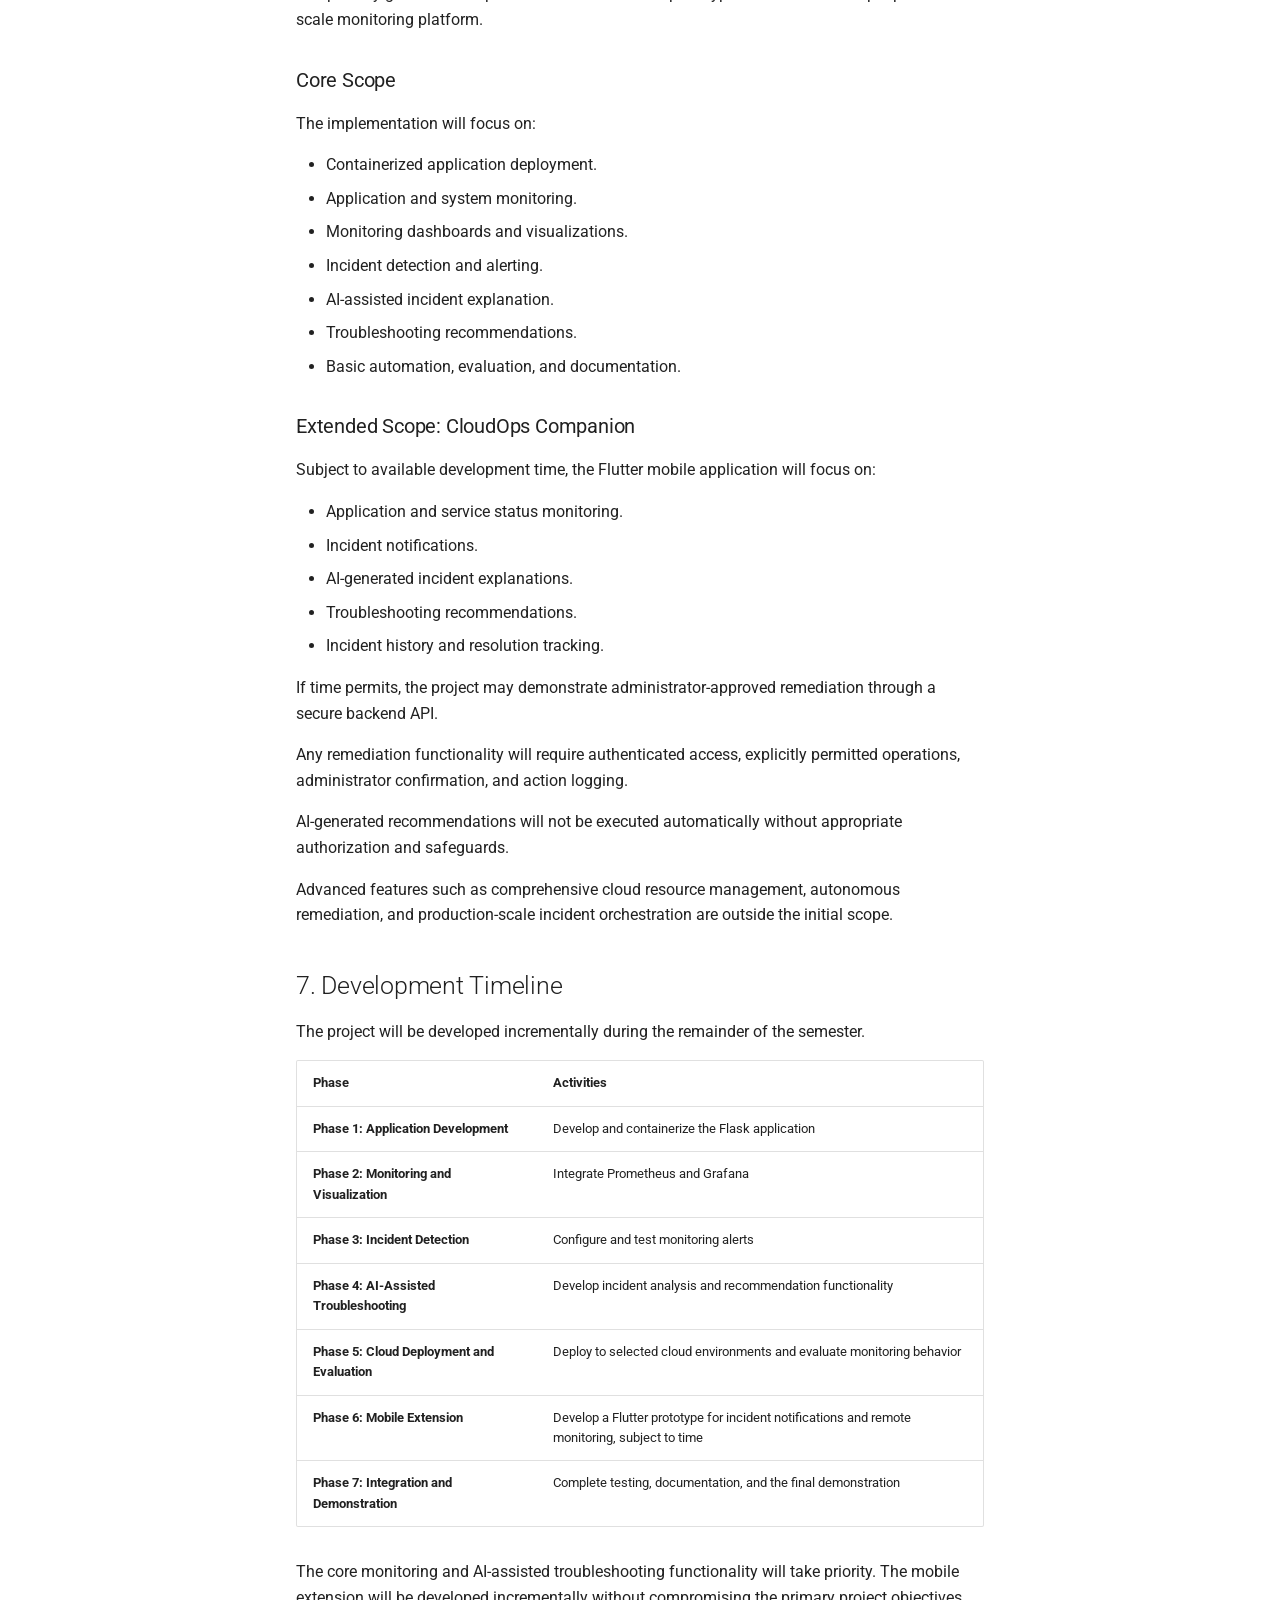
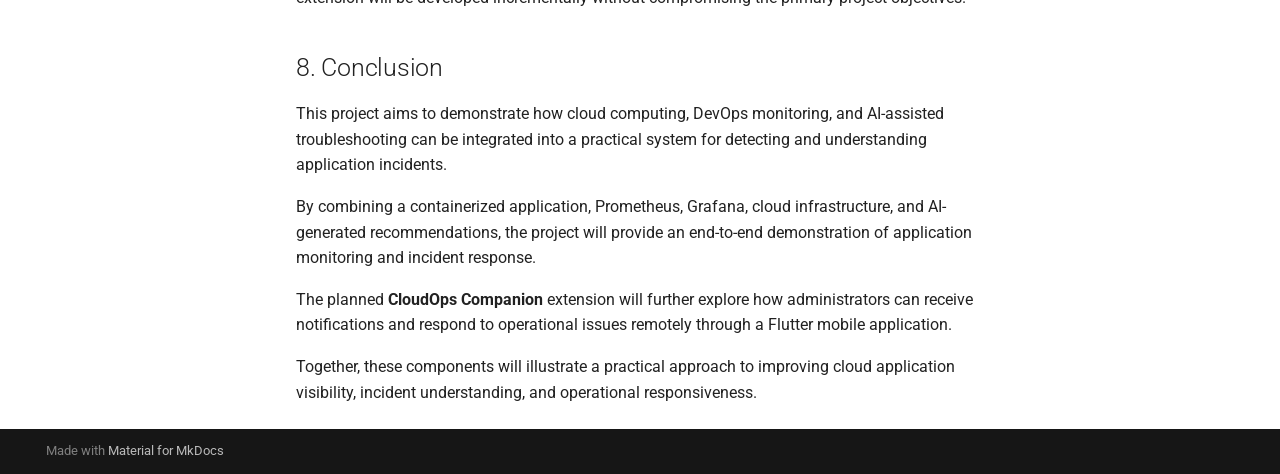
<file: project/midterm/index.html>
<!doctype html>
<html lang="en" class="no-js">
  <head>
    
      <meta charset="utf-8">
      <meta name="viewport" content="width=device-width,initial-scale=1">
      
      
      
      
        <link rel="prev" href="../project/">
      
      
        <link rel="next" href="../../deployment/">
      
      
        
      
      
      <link rel="icon" href="../../assets/images/favicon.png">
      <meta name="generator" content="mkdocs-1.6.1, mkdocs-material-9.7.7">
    
    
      
        <title>Midterm Report - kbass Monitoring Documentation</title>
      
    
    
      <link rel="stylesheet" href="../../assets/stylesheets/main.ec1eaa64.min.css">
      
        
        <link rel="stylesheet" href="../../assets/stylesheets/palette.ab4e12ef.min.css">
      
      


    
    
      
    
    
      
        
        
        <link rel="preconnect" href="https://fonts.gstatic.com" crossorigin>
        <link rel="stylesheet" href="https://fonts.googleapis.com/css?family=Roboto:300,300i,400,400i,700,700i%7CRoboto+Mono:400,400i,700,700i&display=fallback">
        <style>:root{--md-text-font:"Roboto";--md-code-font:"Roboto Mono"}</style>
      
    
    
    <script>__md_scope=new URL("../..",location),__md_hash=e=>[...e].reduce(((e,_)=>(e<<5)-e+_.charCodeAt(0)),0),__md_get=(e,_=localStorage,t=__md_scope)=>JSON.parse(_.getItem(t.pathname+"."+e)),__md_set=(e,_,t=localStorage,a=__md_scope)=>{try{t.setItem(a.pathname+"."+e,JSON.stringify(_))}catch(e){}}</script>
    
      

    
    
  </head>
  
  
    
    
      
    
    
    
    
    <body dir="ltr" data-md-color-scheme="default" data-md-color-primary="indigo" data-md-color-accent="indigo">
  
    
    <input class="md-toggle" data-md-toggle="drawer" type="checkbox" id="__drawer" autocomplete="off">
    <input class="md-toggle" data-md-toggle="search" type="checkbox" id="__search" autocomplete="off">
    <label class="md-overlay" for="__drawer"></label>
    <div data-md-component="skip">
      
        
        <a href="#intermediate-project-report" class="md-skip">
          Skip to content
        </a>
      
    </div>
    <div data-md-component="announce">
      
    </div>
    
    
      

<header class="md-header" data-md-component="header">
  <nav class="md-header__inner md-grid" aria-label="Header">
    <a href="../.." title="kbass Monitoring Documentation" class="md-header__button md-logo" aria-label="kbass Monitoring Documentation" data-md-component="logo">
      
  
  <svg xmlns="http://www.w3.org/2000/svg" viewBox="0 0 24 24"><path d="M12 8a3 3 0 0 0 3-3 3 3 0 0 0-3-3 3 3 0 0 0-3 3 3 3 0 0 0 3 3m0 3.54C9.64 9.35 6.5 8 3 8v11c3.5 0 6.64 1.35 9 3.54 2.36-2.19 5.5-3.54 9-3.54V8c-3.5 0-6.64 1.35-9 3.54"/></svg>

    </a>
    <label class="md-header__button md-icon" for="__drawer">
      
      <svg xmlns="http://www.w3.org/2000/svg" viewBox="0 0 24 24"><path d="M3 6h18v2H3zm0 5h18v2H3zm0 5h18v2H3z"/></svg>
    </label>
    <div class="md-header__title" data-md-component="header-title">
      <div class="md-header__ellipsis">
        <div class="md-header__topic">
          <span class="md-ellipsis">
            kbass Monitoring Documentation
          </span>
        </div>
        <div class="md-header__topic" data-md-component="header-topic">
          <span class="md-ellipsis">
            
              Midterm Report
            
          </span>
        </div>
      </div>
    </div>
    
      
        <form class="md-header__option" data-md-component="palette">
  
    
    
    
    <input class="md-option" data-md-color-media="" data-md-color-scheme="default" data-md-color-primary="indigo" data-md-color-accent="indigo"  aria-hidden="true"  type="radio" name="__palette" id="__palette_0">
    
  
    
    
    
    <input class="md-option" data-md-color-media="" data-md-color-scheme="slate" data-md-color-primary="indigo" data-md-color-accent="indigo"  aria-hidden="true"  type="radio" name="__palette" id="__palette_1">
    
  
</form>
      
    
    
      <script>var palette=__md_get("__palette");if(palette&&palette.color){if("(prefers-color-scheme)"===palette.color.media){var media=matchMedia("(prefers-color-scheme: light)"),input=document.querySelector(media.matches?"[data-md-color-media='(prefers-color-scheme: light)']":"[data-md-color-media='(prefers-color-scheme: dark)']");palette.color.media=input.getAttribute("data-md-color-media"),palette.color.scheme=input.getAttribute("data-md-color-scheme"),palette.color.primary=input.getAttribute("data-md-color-primary"),palette.color.accent=input.getAttribute("data-md-color-accent")}for(var[key,value]of Object.entries(palette.color))document.body.setAttribute("data-md-color-"+key,value)}</script>
    
    
    
      
      
        <label class="md-header__button md-icon" for="__search">
          
          <svg xmlns="http://www.w3.org/2000/svg" viewBox="0 0 24 24"><path d="M9.5 3A6.5 6.5 0 0 1 16 9.5c0 1.61-.59 3.09-1.56 4.23l.27.27h.79l5 5-1.5 1.5-5-5v-.79l-.27-.27A6.52 6.52 0 0 1 9.5 16 6.5 6.5 0 0 1 3 9.5 6.5 6.5 0 0 1 9.5 3m0 2C7 5 5 7 5 9.5S7 14 9.5 14 14 12 14 9.5 12 5 9.5 5"/></svg>
        </label>
        <div class="md-search" data-md-component="search" role="dialog">
  <label class="md-search__overlay" for="__search"></label>
  <div class="md-search__inner" role="search">
    <form class="md-search__form" name="search">
      <input type="text" class="md-search__input" name="query" aria-label="Search" placeholder="Search" autocapitalize="off" autocorrect="off" autocomplete="off" spellcheck="false" data-md-component="search-query" required>
      <label class="md-search__icon md-icon" for="__search">
        
        <svg xmlns="http://www.w3.org/2000/svg" viewBox="0 0 24 24"><path d="M9.5 3A6.5 6.5 0 0 1 16 9.5c0 1.61-.59 3.09-1.56 4.23l.27.27h.79l5 5-1.5 1.5-5-5v-.79l-.27-.27A6.52 6.52 0 0 1 9.5 16 6.5 6.5 0 0 1 3 9.5 6.5 6.5 0 0 1 9.5 3m0 2C7 5 5 7 5 9.5S7 14 9.5 14 14 12 14 9.5 12 5 9.5 5"/></svg>
        
        <svg xmlns="http://www.w3.org/2000/svg" viewBox="0 0 24 24"><path d="M20 11v2H8l5.5 5.5-1.42 1.42L4.16 12l7.92-7.92L13.5 5.5 8 11z"/></svg>
      </label>
      <nav class="md-search__options" aria-label="Search">
        
        <button type="reset" class="md-search__icon md-icon" title="Clear" aria-label="Clear" tabindex="-1">
          
          <svg xmlns="http://www.w3.org/2000/svg" viewBox="0 0 24 24"><path d="M19 6.41 17.59 5 12 10.59 6.41 5 5 6.41 10.59 12 5 17.59 6.41 19 12 13.41 17.59 19 19 17.59 13.41 12z"/></svg>
        </button>
      </nav>
      
        <div class="md-search__suggest" data-md-component="search-suggest"></div>
      
    </form>
    <div class="md-search__output">
      <div class="md-search__scrollwrap" tabindex="0" data-md-scrollfix>
        <div class="md-search-result" data-md-component="search-result">
          <div class="md-search-result__meta">
            Initializing search
          </div>
          <ol class="md-search-result__list" role="presentation"></ol>
        </div>
      </div>
    </div>
  </div>
</div>
      
    
    
  </nav>
  
</header>
    
    <div class="md-container" data-md-component="container">
      
      
        
          
            
<nav class="md-tabs" aria-label="Tabs" data-md-component="tabs">
  <div class="md-grid">
    <ul class="md-tabs__list">
      
        
  
  
  
  
    <li class="md-tabs__item">
      <a href="../.." class="md-tabs__link">
        
  
  
    
  
  Home

      </a>
    </li>
  

      
        
  
  
  
  
    <li class="md-tabs__item">
      <a href="../project/" class="md-tabs__link">
        
  
  
    
  
  Project

      </a>
    </li>
  

      
        
  
  
  
    
  
  
    <li class="md-tabs__item md-tabs__item--active">
      <a href="./" class="md-tabs__link">
        
  
  
    
  
  Midterm Report

      </a>
    </li>
  

      
        
  
  
  
  
    <li class="md-tabs__item">
      <a href="../../deployment/" class="md-tabs__link">
        
  
  
    
  
  Deployment Guide

      </a>
    </li>
  

      
        
  
  
  
  
    <li class="md-tabs__item">
      <a href="../../instructor_feedback_2026-10-15/" class="md-tabs__link">
        
  
  
    
  
  Feedback

      </a>
    </li>
  

      
    </ul>
  </div>
</nav>
          
        
      
      <main class="md-main" data-md-component="main">
        <div class="md-main__inner md-grid">
          
            
              
              <div class="md-sidebar md-sidebar--primary" data-md-component="sidebar" data-md-type="navigation" >
                <div class="md-sidebar__scrollwrap">
                  <div class="md-sidebar__inner">
                    


  


<nav class="md-nav md-nav--primary md-nav--lifted" aria-label="Navigation" data-md-level="0">
  <label class="md-nav__title" for="__drawer">
    <a href="../.." title="kbass Monitoring Documentation" class="md-nav__button md-logo" aria-label="kbass Monitoring Documentation" data-md-component="logo">
      
  
  <svg xmlns="http://www.w3.org/2000/svg" viewBox="0 0 24 24"><path d="M12 8a3 3 0 0 0 3-3 3 3 0 0 0-3-3 3 3 0 0 0-3 3 3 3 0 0 0 3 3m0 3.54C9.64 9.35 6.5 8 3 8v11c3.5 0 6.64 1.35 9 3.54 2.36-2.19 5.5-3.54 9-3.54V8c-3.5 0-6.64 1.35-9 3.54"/></svg>

    </a>
    kbass Monitoring Documentation
  </label>
  
  <ul class="md-nav__list" data-md-scrollfix>
    
      
      
  
  
  
  
    <li class="md-nav__item">
      <a href="../.." class="md-nav__link">
        
  
  
  <span class="md-ellipsis">
    
  
    Home
  

    
  </span>
  
  

      </a>
    </li>
  

    
      
      
  
  
  
  
    <li class="md-nav__item">
      <a href="../project/" class="md-nav__link">
        
  
  
  <span class="md-ellipsis">
    
  
    Project
  

    
  </span>
  
  

      </a>
    </li>
  

    
      
      
  
  
    
  
  
  
    <li class="md-nav__item md-nav__item--active">
      
      <input class="md-nav__toggle md-toggle" type="checkbox" id="__toc">
      
      
        
      
      
        <label class="md-nav__link md-nav__link--active" for="__toc">
          
  
  
  <span class="md-ellipsis">
    
  
    Midterm Report
  

    
  </span>
  
  

          <span class="md-nav__icon md-icon"></span>
        </label>
      
      <a href="./" class="md-nav__link md-nav__link--active">
        
  
  
  <span class="md-ellipsis">
    
  
    Midterm Report
  

    
  </span>
  
  

      </a>
      
        

<nav class="md-nav md-nav--secondary" aria-label="Table of contents">
  
  
  
    
  
  
    <label class="md-nav__title" for="__toc">
      <span class="md-nav__icon md-icon"></span>
      Table of contents
    </label>
    <ul class="md-nav__list" data-md-component="toc" data-md-scrollfix>
      
        <li class="md-nav__item">
  <a href="#ai-assisted-cloud-monitoring-and-troubleshooting-dashboard" class="md-nav__link">
    <span class="md-ellipsis">
      
        AI-Assisted Cloud Monitoring and Troubleshooting Dashboard
      
    </span>
  </a>
  
</li>
      
        <li class="md-nav__item">
  <a href="#1-project-overview" class="md-nav__link">
    <span class="md-ellipsis">
      
        1. Project Overview
      
    </span>
  </a>
  
</li>
      
        <li class="md-nav__item">
  <a href="#2-system-overview-and-implementation" class="md-nav__link">
    <span class="md-ellipsis">
      
        2. System Overview and Implementation
      
    </span>
  </a>
  
    <nav class="md-nav" aria-label="2. System Overview and Implementation">
      <ul class="md-nav__list">
        
          <li class="md-nav__item">
  <a href="#target-system-architecture" class="md-nav__link">
    <span class="md-ellipsis">
      
        Target System Architecture
      
    </span>
  </a>
  
</li>
        
      </ul>
    </nav>
  
</li>
      
        <li class="md-nav__item">
  <a href="#3-technologies" class="md-nav__link">
    <span class="md-ellipsis">
      
        3. Technologies
      
    </span>
  </a>
  
</li>
      
        <li class="md-nav__item">
  <a href="#4-project-objectives" class="md-nav__link">
    <span class="md-ellipsis">
      
        4. Project Objectives
      
    </span>
  </a>
  
    <nav class="md-nav" aria-label="4. Project Objectives">
      <ul class="md-nav__list">
        
          <li class="md-nav__item">
  <a href="#extended-objectives" class="md-nav__link">
    <span class="md-ellipsis">
      
        Extended Objectives
      
    </span>
  </a>
  
</li>
        
      </ul>
    </nav>
  
</li>
      
        <li class="md-nav__item">
  <a href="#5-expected-outcomes-and-deliverables" class="md-nav__link">
    <span class="md-ellipsis">
      
        5. Expected Outcomes and Deliverables
      
    </span>
  </a>
  
    <nav class="md-nav" aria-label="5. Expected Outcomes and Deliverables">
      <ul class="md-nav__list">
        
          <li class="md-nav__item">
  <a href="#core-deliverables" class="md-nav__link">
    <span class="md-ellipsis">
      
        Core Deliverables
      
    </span>
  </a>
  
</li>
        
          <li class="md-nav__item">
  <a href="#extended-deliverable-cloudops-companion" class="md-nav__link">
    <span class="md-ellipsis">
      
        Extended Deliverable: CloudOps Companion
      
    </span>
  </a>
  
</li>
        
      </ul>
    </nav>
  
</li>
      
        <li class="md-nav__item">
  <a href="#6-project-scope" class="md-nav__link">
    <span class="md-ellipsis">
      
        6. Project Scope
      
    </span>
  </a>
  
    <nav class="md-nav" aria-label="6. Project Scope">
      <ul class="md-nav__list">
        
          <li class="md-nav__item">
  <a href="#core-scope" class="md-nav__link">
    <span class="md-ellipsis">
      
        Core Scope
      
    </span>
  </a>
  
</li>
        
          <li class="md-nav__item">
  <a href="#extended-scope-cloudops-companion" class="md-nav__link">
    <span class="md-ellipsis">
      
        Extended Scope: CloudOps Companion
      
    </span>
  </a>
  
</li>
        
      </ul>
    </nav>
  
</li>
      
        <li class="md-nav__item">
  <a href="#7-development-timeline" class="md-nav__link">
    <span class="md-ellipsis">
      
        7. Development Timeline
      
    </span>
  </a>
  
</li>
      
        <li class="md-nav__item">
  <a href="#8-conclusion" class="md-nav__link">
    <span class="md-ellipsis">
      
        8. Conclusion
      
    </span>
  </a>
  
</li>
      
    </ul>
  
</nav>
      
    </li>
  

    
      
      
  
  
  
  
    <li class="md-nav__item">
      <a href="../../deployment/" class="md-nav__link">
        
  
  
  <span class="md-ellipsis">
    
  
    Deployment Guide
  

    
  </span>
  
  

      </a>
    </li>
  

    
      
      
  
  
  
  
    <li class="md-nav__item">
      <a href="../../instructor_feedback_2026-10-15/" class="md-nav__link">
        
  
  
  <span class="md-ellipsis">
    
  
    Feedback
  

    
  </span>
  
  

      </a>
    </li>
  

    
  </ul>
</nav>
                  </div>
                </div>
              </div>
            
            
              
              <div class="md-sidebar md-sidebar--secondary" data-md-component="sidebar" data-md-type="toc" >
                <div class="md-sidebar__scrollwrap">
                  <div class="md-sidebar__inner">
                    

<nav class="md-nav md-nav--secondary" aria-label="Table of contents">
  
  
  
    
  
  
    <label class="md-nav__title" for="__toc">
      <span class="md-nav__icon md-icon"></span>
      Table of contents
    </label>
    <ul class="md-nav__list" data-md-component="toc" data-md-scrollfix>
      
        <li class="md-nav__item">
  <a href="#ai-assisted-cloud-monitoring-and-troubleshooting-dashboard" class="md-nav__link">
    <span class="md-ellipsis">
      
        AI-Assisted Cloud Monitoring and Troubleshooting Dashboard
      
    </span>
  </a>
  
</li>
      
        <li class="md-nav__item">
  <a href="#1-project-overview" class="md-nav__link">
    <span class="md-ellipsis">
      
        1. Project Overview
      
    </span>
  </a>
  
</li>
      
        <li class="md-nav__item">
  <a href="#2-system-overview-and-implementation" class="md-nav__link">
    <span class="md-ellipsis">
      
        2. System Overview and Implementation
      
    </span>
  </a>
  
    <nav class="md-nav" aria-label="2. System Overview and Implementation">
      <ul class="md-nav__list">
        
          <li class="md-nav__item">
  <a href="#target-system-architecture" class="md-nav__link">
    <span class="md-ellipsis">
      
        Target System Architecture
      
    </span>
  </a>
  
</li>
        
      </ul>
    </nav>
  
</li>
      
        <li class="md-nav__item">
  <a href="#3-technologies" class="md-nav__link">
    <span class="md-ellipsis">
      
        3. Technologies
      
    </span>
  </a>
  
</li>
      
        <li class="md-nav__item">
  <a href="#4-project-objectives" class="md-nav__link">
    <span class="md-ellipsis">
      
        4. Project Objectives
      
    </span>
  </a>
  
    <nav class="md-nav" aria-label="4. Project Objectives">
      <ul class="md-nav__list">
        
          <li class="md-nav__item">
  <a href="#extended-objectives" class="md-nav__link">
    <span class="md-ellipsis">
      
        Extended Objectives
      
    </span>
  </a>
  
</li>
        
      </ul>
    </nav>
  
</li>
      
        <li class="md-nav__item">
  <a href="#5-expected-outcomes-and-deliverables" class="md-nav__link">
    <span class="md-ellipsis">
      
        5. Expected Outcomes and Deliverables
      
    </span>
  </a>
  
    <nav class="md-nav" aria-label="5. Expected Outcomes and Deliverables">
      <ul class="md-nav__list">
        
          <li class="md-nav__item">
  <a href="#core-deliverables" class="md-nav__link">
    <span class="md-ellipsis">
      
        Core Deliverables
      
    </span>
  </a>
  
</li>
        
          <li class="md-nav__item">
  <a href="#extended-deliverable-cloudops-companion" class="md-nav__link">
    <span class="md-ellipsis">
      
        Extended Deliverable: CloudOps Companion
      
    </span>
  </a>
  
</li>
        
      </ul>
    </nav>
  
</li>
      
        <li class="md-nav__item">
  <a href="#6-project-scope" class="md-nav__link">
    <span class="md-ellipsis">
      
        6. Project Scope
      
    </span>
  </a>
  
    <nav class="md-nav" aria-label="6. Project Scope">
      <ul class="md-nav__list">
        
          <li class="md-nav__item">
  <a href="#core-scope" class="md-nav__link">
    <span class="md-ellipsis">
      
        Core Scope
      
    </span>
  </a>
  
</li>
        
          <li class="md-nav__item">
  <a href="#extended-scope-cloudops-companion" class="md-nav__link">
    <span class="md-ellipsis">
      
        Extended Scope: CloudOps Companion
      
    </span>
  </a>
  
</li>
        
      </ul>
    </nav>
  
</li>
      
        <li class="md-nav__item">
  <a href="#7-development-timeline" class="md-nav__link">
    <span class="md-ellipsis">
      
        7. Development Timeline
      
    </span>
  </a>
  
</li>
      
        <li class="md-nav__item">
  <a href="#8-conclusion" class="md-nav__link">
    <span class="md-ellipsis">
      
        8. Conclusion
      
    </span>
  </a>
  
</li>
      
    </ul>
  
</nav>
                  </div>
                </div>
              </div>
            
          
          
            <div class="md-content" data-md-component="content">
              
              <article class="md-content__inner md-typeset">
                
                  



<h1 id="intermediate-project-report">Intermediate Project Report</h1>
<h2 id="ai-assisted-cloud-monitoring-and-troubleshooting-dashboard">AI-Assisted Cloud Monitoring and Troubleshooting Dashboard</h2>
<p><strong>Student:</strong> Khalidou Bass
<strong>Course:</strong> COMP 488 – Cloud Computing, DevOps, and AI
<strong>Instructor:</strong> Gregor von Laszewski
<strong>Date:</strong> October 2026
<strong>Status:</strong> In Progress – Core Monitoring Implemented</p>
<h2 id="1-project-overview">1. Project Overview</h2>
<p>The goal of this project is to develop an <strong>AI-Assisted Cloud Monitoring and Troubleshooting Dashboard</strong> that monitors a containerized web application, detects common operational issues, and uses artificial intelligence (AI) to explain possible causes and recommend troubleshooting actions.</p>
<p>The project combines cloud computing, DevOps, monitoring, containerization, automation, and AI into a practical system for understanding and responding to application incidents.</p>
<p>As an extension, the project will explore <strong>CloudOps Companion</strong>, a cross-platform mobile application developed using Flutter. This application will allow administrators to receive incident notifications, monitor application health, and access AI-assisted troubleshooting recommendations remotely.</p>
<p>The primary objective remains to build a reliable end-to-end cloud monitoring and troubleshooting prototype.</p>
<h2 id="2-system-overview-and-implementation">2. System Overview and Implementation</h2>
<p>The system follows a phased implementation approach. The core monitoring pipeline is operational, while AI-assisted troubleshooting, cloud deployment, and mobile integration remain planned extensions:</p>
<ol>
<li><strong>Application Deployment:</strong> Deploy a containerized Python/Flask web application locally and to selected cloud environments.</li>
<li><strong>Monitoring and Metrics Collection:</strong> Collect application performance metrics, availability information, and relevant operational data.</li>
<li><strong>Incident Detection:</strong> Detect selected incidents, including application outages, elevated HTTP error rates, and resource-related problems.</li>
<li><strong>AI-Assisted Analysis:</strong> Use an AI component to interpret monitoring information, explain possible causes, and recommend troubleshooting actions.</li>
<li><strong>Web Dashboard:</strong> Visualize application health, monitoring metrics, detected incidents, and troubleshooting information.</li>
<li><strong>Mobile Incident Monitoring:</strong> Extend the system through a Flutter mobile application for remote incident notifications and monitoring.</li>
<li><strong>Administrator-Approved Remediation (Optional):</strong> Explore secure, predefined corrective actions that administrators can explicitly approve.</li>
</ol>
<h3 id="target-system-architecture">Target System Architecture</h3>
<p><img alt="Target System Architecture" src="../images/project-overview.png" /></p>
<p>The target architecture consists of:</p>
<ul>
<li><strong>Application Layer:</strong> A containerized Flask application exposing health information and monitoring metrics.</li>
<li><strong>Monitoring Layer:</strong> Prometheus for metrics collection and alert evaluation.</li>
<li><strong>Visualization Layer:</strong> Grafana for monitoring dashboards and performance visualization.</li>
<li><strong>AI Analysis Layer:</strong> An AI component for incident explanations and troubleshooting recommendations.</li>
<li><strong>Backend API Layer:</strong> Flask-based REST APIs for providing incident information to client applications.</li>
<li><strong>Mobile Layer:</strong> CloudOps Companion, a Flutter application for remote monitoring and notifications.</li>
<li><strong>Cloud Infrastructure Layer:</strong> Local Docker deployment and selected cloud environments for deployment and evaluation.</li>
</ul>
<p>The mobile application will communicate with the backend through authenticated APIs rather than accessing infrastructure management interfaces directly.</p>
<h2 id="3-technologies">3. Technologies</h2>
<p>The project is expected to use:</p>
<table>
<thead>
<tr>
<th>Technology</th>
<th>Purpose</th>
</tr>
</thead>
<tbody>
<tr>
<td><strong>Python / Flask</strong></td>
<td>Web application, backend services, and REST APIs</td>
</tr>
<tr>
<td><strong>Docker / Docker Compose</strong></td>
<td>Containerization and local service orchestration</td>
</tr>
<tr>
<td><strong>Chameleon Cloud / OpenStack</strong></td>
<td>Planned research-cloud deployment</td>
</tr>
<tr>
<td><strong>AWS</strong></td>
<td>Planned public-cloud deployment and comparison</td>
</tr>
<tr>
<td><strong>Prometheus</strong></td>
<td>Metrics collection, monitoring, and incident detection</td>
</tr>
<tr>
<td><strong>Grafana</strong></td>
<td>Monitoring dashboards and visualization</td>
</tr>
<tr>
<td><strong>LLM / AI Integration</strong></td>
<td>Incident analysis and troubleshooting recommendations</td>
</tr>
<tr>
<td><strong>Flutter / Dart</strong></td>
<td>Cross-platform mobile companion application</td>
</tr>
<tr>
<td><strong>Firebase Cloud Messaging</strong></td>
<td>Planned mobile push notification delivery</td>
</tr>
<tr>
<td><strong>GitHub / GitHub Actions / Makefile</strong></td>
<td>Version control, automation, testing, and deployment workflows</td>
</tr>
</tbody>
</table>
<p>The final cloud deployment environments, AI integration, and mobile notification mechanism will be selected based on project requirements, available resources, and implementation feasibility.</p>
<h2 id="4-project-objectives">4. Project Objectives</h2>
<p>The main objectives are to:</p>
<ol>
<li>Develop and containerize a sample web application.</li>
<li>Deploy and monitor the application locally and in selected cloud environments.</li>
<li>Collect and visualize application health and performance metrics.</li>
<li>Detect selected operational incidents using monitoring rules.</li>
<li>Integrate AI to explain incidents and recommend troubleshooting actions.</li>
<li>Evaluate monitoring behavior and compare selected deployment characteristics.</li>
<li>Demonstrate an end-to-end monitoring and troubleshooting workflow.</li>
</ol>
<h3 id="extended-objectives">Extended Objectives</h3>
<p>Subject to available development time:</p>
<ol>
<li>Develop a Flutter mobile companion application.</li>
<li>Deliver incident notifications to administrators.</li>
<li>Display application health, active alerts, and incident history on mobile devices.</li>
<li>Present AI-generated troubleshooting recommendations through the mobile interface.</li>
<li>Explore secure, administrator-approved corrective actions for selected incidents.</li>
</ol>
<h2 id="5-expected-outcomes-and-deliverables">5. Expected Outcomes and Deliverables</h2>
<p>The expected outcome is a working prototype demonstrating how cloud monitoring and AI can work together to identify, analyze, and troubleshoot common application issues.</p>
<h3 id="core-deliverables">Core Deliverables</h3>
<ul>
<li>A functional containerized Flask application.</li>
<li>Local and selected cloud deployment configurations.</li>
<li>Prometheus-based metrics collection and alerting.</li>
<li>Grafana monitoring dashboards.</li>
<li>Detection and simulation of selected application incidents.</li>
<li>AI-generated incident explanations and troubleshooting recommendations.</li>
<li>Basic deployment and monitoring evaluation.</li>
<li>Source code, documentation, and a final project demonstration.</li>
</ul>
<p>The primary workflow will be:</p>
<p><strong>Application → Monitoring → Incident Detection → AI Analysis → Troubleshooting Recommendation</strong></p>
<h3 id="extended-deliverable-cloudops-companion">Extended Deliverable: CloudOps Companion</h3>
<p>The project will explore a Flutter-based mobile prototype with the following capabilities:</p>
<ul>
<li>View monitored applications and their operational status.</li>
<li>Receive notifications when incidents are detected.</li>
<li>Review incident details and AI-assisted troubleshooting recommendations.</li>
<li>Access incident history and resolution status.</li>
</ul>
<p>An advanced demonstration may include an authenticated administrator approving a predefined remediation action, such as restarting a stopped application service.</p>
<p>The mobile application will complement the web dashboard rather than replace it.</p>
<h2 id="6-project-scope">6. Project Scope</h2>
<p>The primary goal is to complete a reliable end-to-end prototype rather than develop a production-scale monitoring platform.</p>
<h3 id="core-scope">Core Scope</h3>
<p>The implementation will focus on:</p>
<ul>
<li>Containerized application deployment.</li>
<li>Application and system monitoring.</li>
<li>Monitoring dashboards and visualizations.</li>
<li>Incident detection and alerting.</li>
<li>AI-assisted incident explanation.</li>
<li>Troubleshooting recommendations.</li>
<li>Basic automation, evaluation, and documentation.</li>
</ul>
<h3 id="extended-scope-cloudops-companion">Extended Scope: CloudOps Companion</h3>
<p>Subject to available development time, the Flutter mobile application will focus on:</p>
<ul>
<li>Application and service status monitoring.</li>
<li>Incident notifications.</li>
<li>AI-generated incident explanations.</li>
<li>Troubleshooting recommendations.</li>
<li>Incident history and resolution tracking.</li>
</ul>
<p>If time permits, the project may demonstrate administrator-approved remediation through a secure backend API.</p>
<p>Any remediation functionality will require authenticated access, explicitly permitted operations, administrator confirmation, and action logging.</p>
<p>AI-generated recommendations will not be executed automatically without appropriate authorization and safeguards.</p>
<p>Advanced features such as comprehensive cloud resource management, autonomous remediation, and production-scale incident orchestration are outside the initial scope.</p>
<h2 id="7-development-timeline">7. Development Timeline</h2>
<p>The project will be developed incrementally during the remainder of the semester.</p>
<table>
<thead>
<tr>
<th>Phase</th>
<th>Activities</th>
</tr>
</thead>
<tbody>
<tr>
<td><strong>Phase 1: Application Development</strong></td>
<td>Develop and containerize the Flask application</td>
</tr>
<tr>
<td><strong>Phase 2: Monitoring and Visualization</strong></td>
<td>Integrate Prometheus and Grafana</td>
</tr>
<tr>
<td><strong>Phase 3: Incident Detection</strong></td>
<td>Configure and test monitoring alerts</td>
</tr>
<tr>
<td><strong>Phase 4: AI-Assisted Troubleshooting</strong></td>
<td>Develop incident analysis and recommendation functionality</td>
</tr>
<tr>
<td><strong>Phase 5: Cloud Deployment and Evaluation</strong></td>
<td>Deploy to selected cloud environments and evaluate monitoring behavior</td>
</tr>
<tr>
<td><strong>Phase 6: Mobile Extension</strong></td>
<td>Develop a Flutter prototype for incident notifications and remote monitoring, subject to time</td>
</tr>
<tr>
<td><strong>Phase 7: Integration and Demonstration</strong></td>
<td>Complete testing, documentation, and the final demonstration</td>
</tr>
</tbody>
</table>
<p>The core monitoring and AI-assisted troubleshooting functionality will take priority. The mobile extension will be developed incrementally without compromising the primary project objectives.</p>
<h2 id="8-conclusion">8. Conclusion</h2>
<p>This project aims to demonstrate how cloud computing, DevOps monitoring, and AI-assisted troubleshooting can be integrated into a practical system for detecting and understanding application incidents.</p>
<p>By combining a containerized application, Prometheus, Grafana, cloud infrastructure, and AI-generated recommendations, the project will provide an end-to-end demonstration of application monitoring and incident response.</p>
<p>The planned <strong>CloudOps Companion</strong> extension will further explore how administrators can receive notifications and respond to operational issues remotely through a Flutter mobile application.</p>
<p>Together, these components will illustrate a practical approach to improving cloud application visibility, incident understanding, and operational responsiveness.</p>












                
              </article>
            </div>
          
          
<script>var target=document.getElementById(location.hash.slice(1));target&&target.name&&(target.checked=target.name.startsWith("__tabbed_"))</script>
        </div>
        
          <button type="button" class="md-top md-icon" data-md-component="top" hidden>
  
  <svg xmlns="http://www.w3.org/2000/svg" viewBox="0 0 24 24"><path d="M13 20h-2V8l-5.5 5.5-1.42-1.42L12 4.16l7.92 7.92-1.42 1.42L13 8z"/></svg>
  Back to top
</button>
        
      </main>
      
        <footer class="md-footer">
  
  <div class="md-footer-meta md-typeset">
    <div class="md-footer-meta__inner md-grid">
      <div class="md-copyright">
  
  
    Made with
    <a href="https://squidfunk.github.io/mkdocs-material/" target="_blank" rel="noopener">
      Material for MkDocs
    </a>
  
</div>
      
    </div>
  </div>
</footer>
      
    </div>
    <div class="md-dialog" data-md-component="dialog">
      <div class="md-dialog__inner md-typeset"></div>
    </div>
    
    
    
      
      
      <script id="__config" type="application/json">{"annotate": null, "base": "../..", "features": ["navigation.tabs", "navigation.sections", "navigation.top", "search.suggest", "search.highlight"], "search": "../../assets/javascripts/workers/search.2c215733.min.js", "tags": null, "translations": {"clipboard.copied": "Copied to clipboard", "clipboard.copy": "Copy to clipboard", "search.result.more.one": "1 more on this page", "search.result.more.other": "# more on this page", "search.result.none": "No matching documents", "search.result.one": "1 matching document", "search.result.other": "# matching documents", "search.result.placeholder": "Type to start searching", "search.result.term.missing": "Missing", "select.version": "Select version"}, "version": null}</script>
    
    
      <script src="../../assets/javascripts/bundle.d7400e89.min.js"></script>
      
    
  </body>
</html>
</file>
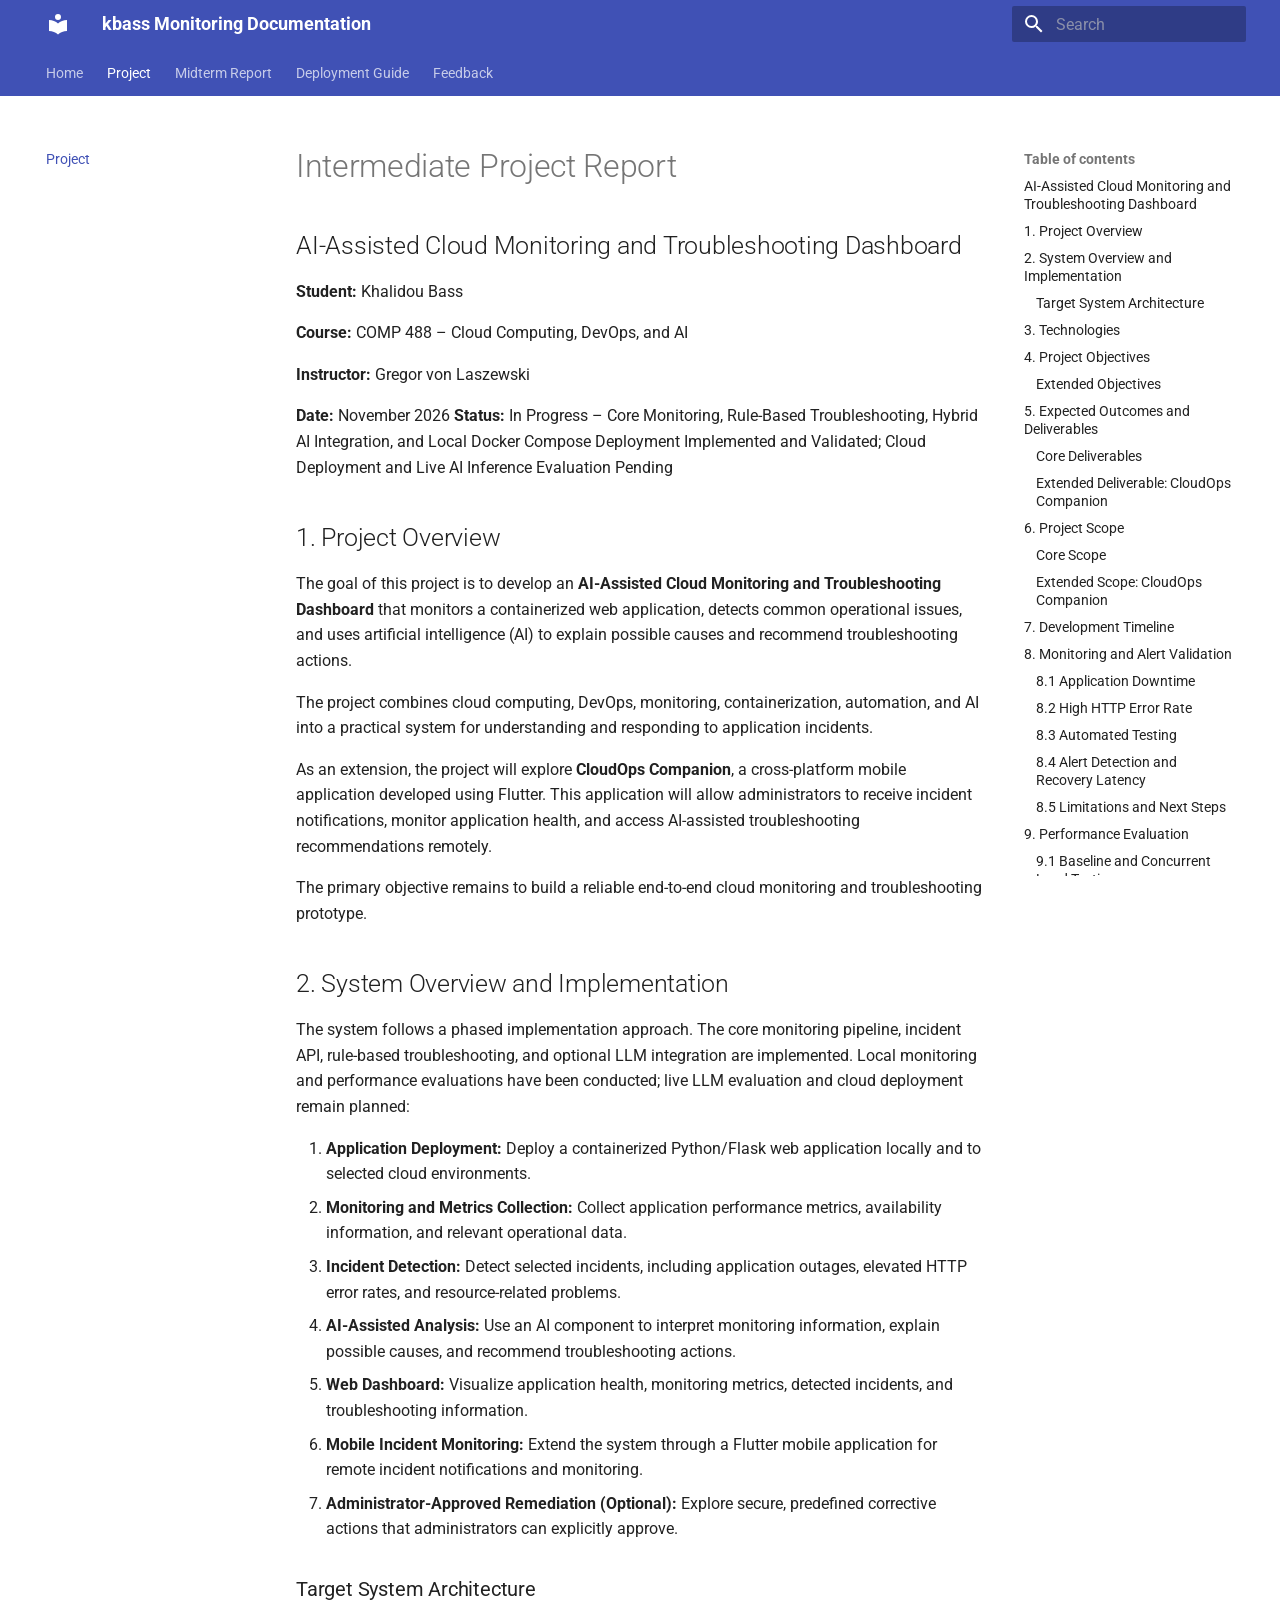
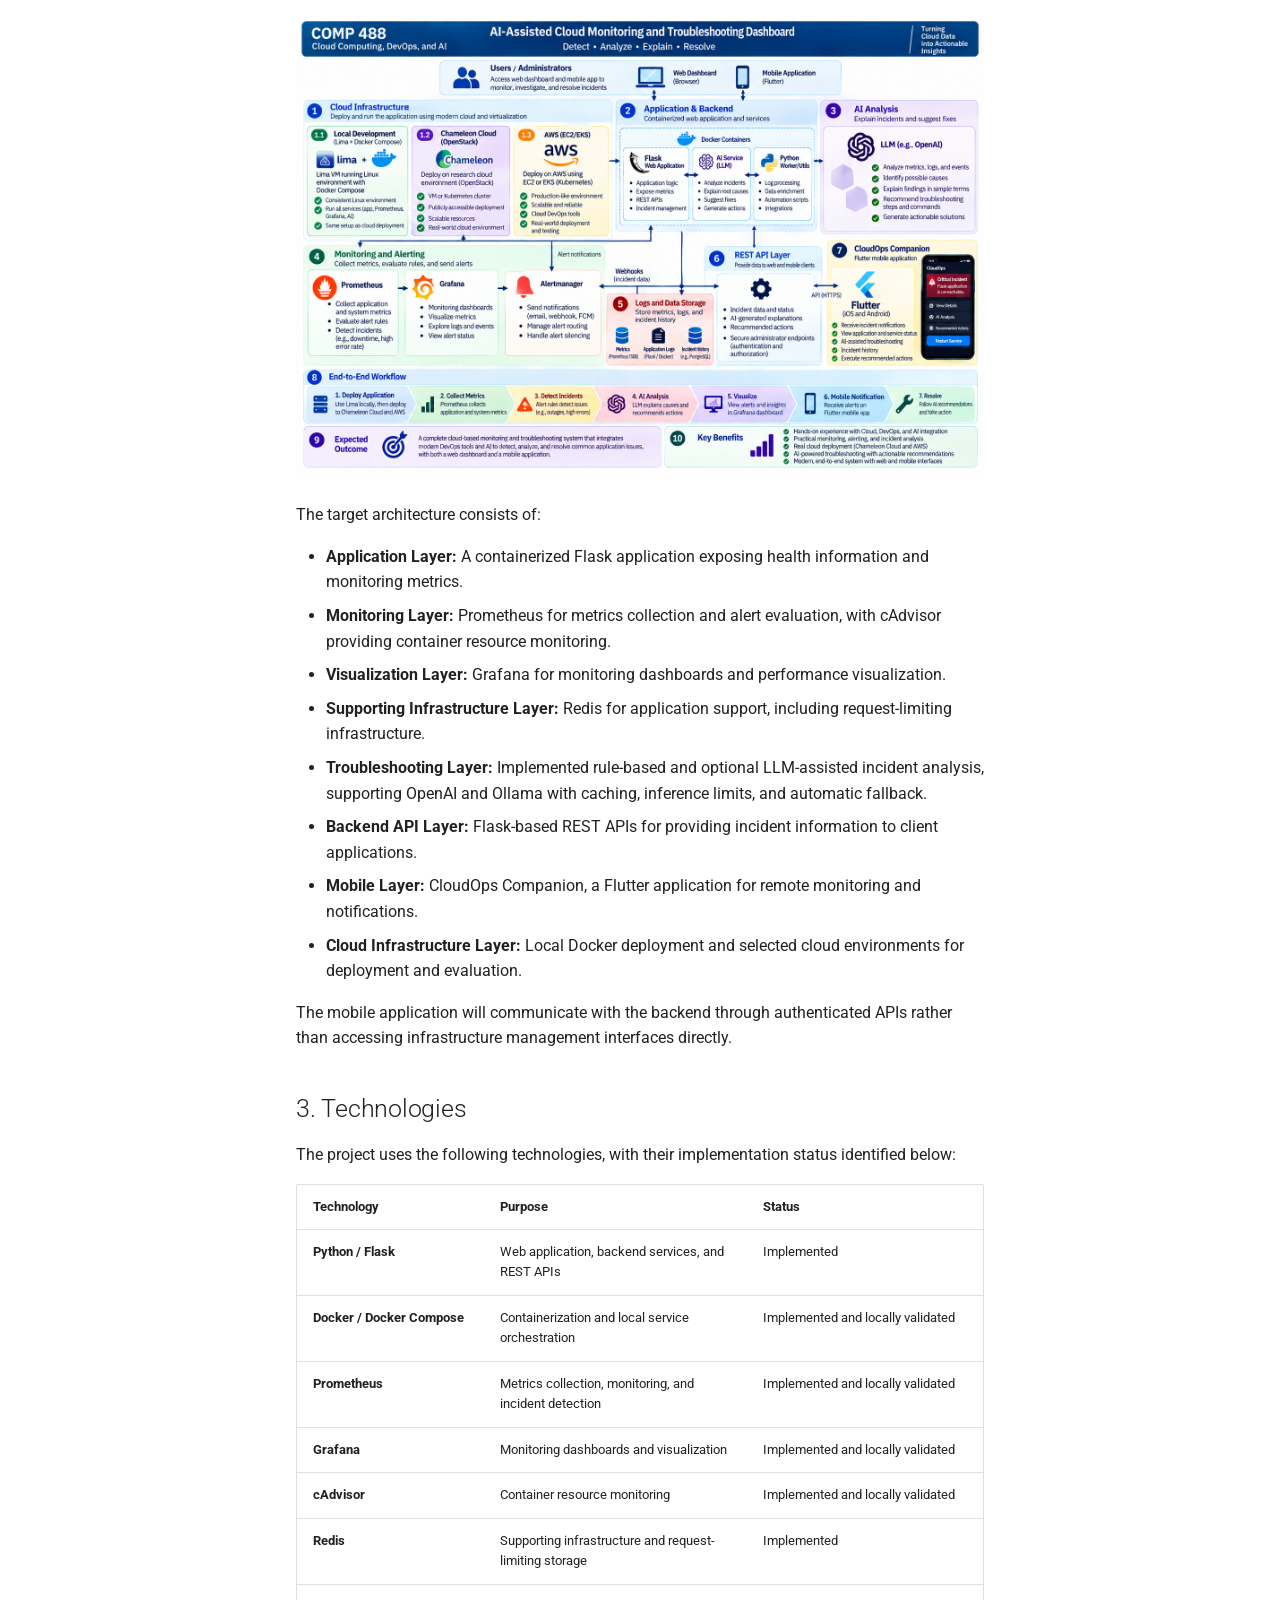
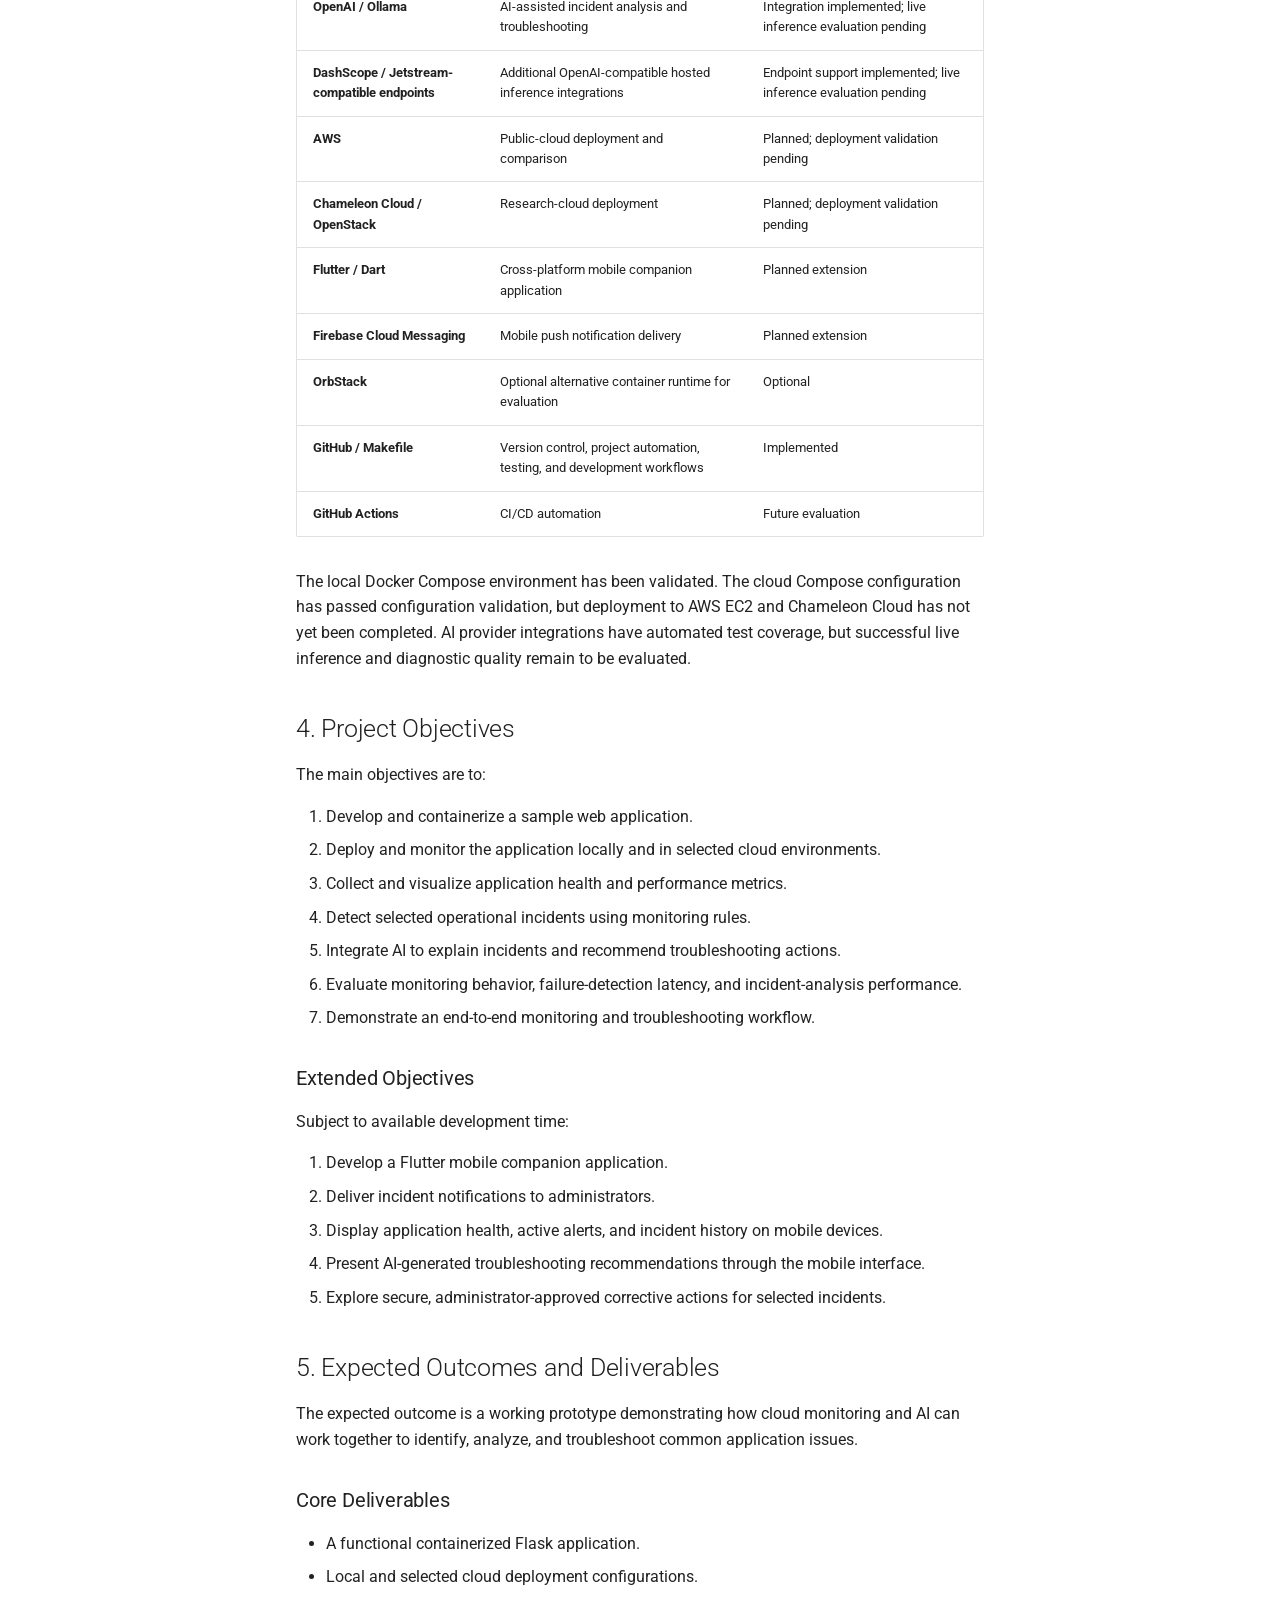
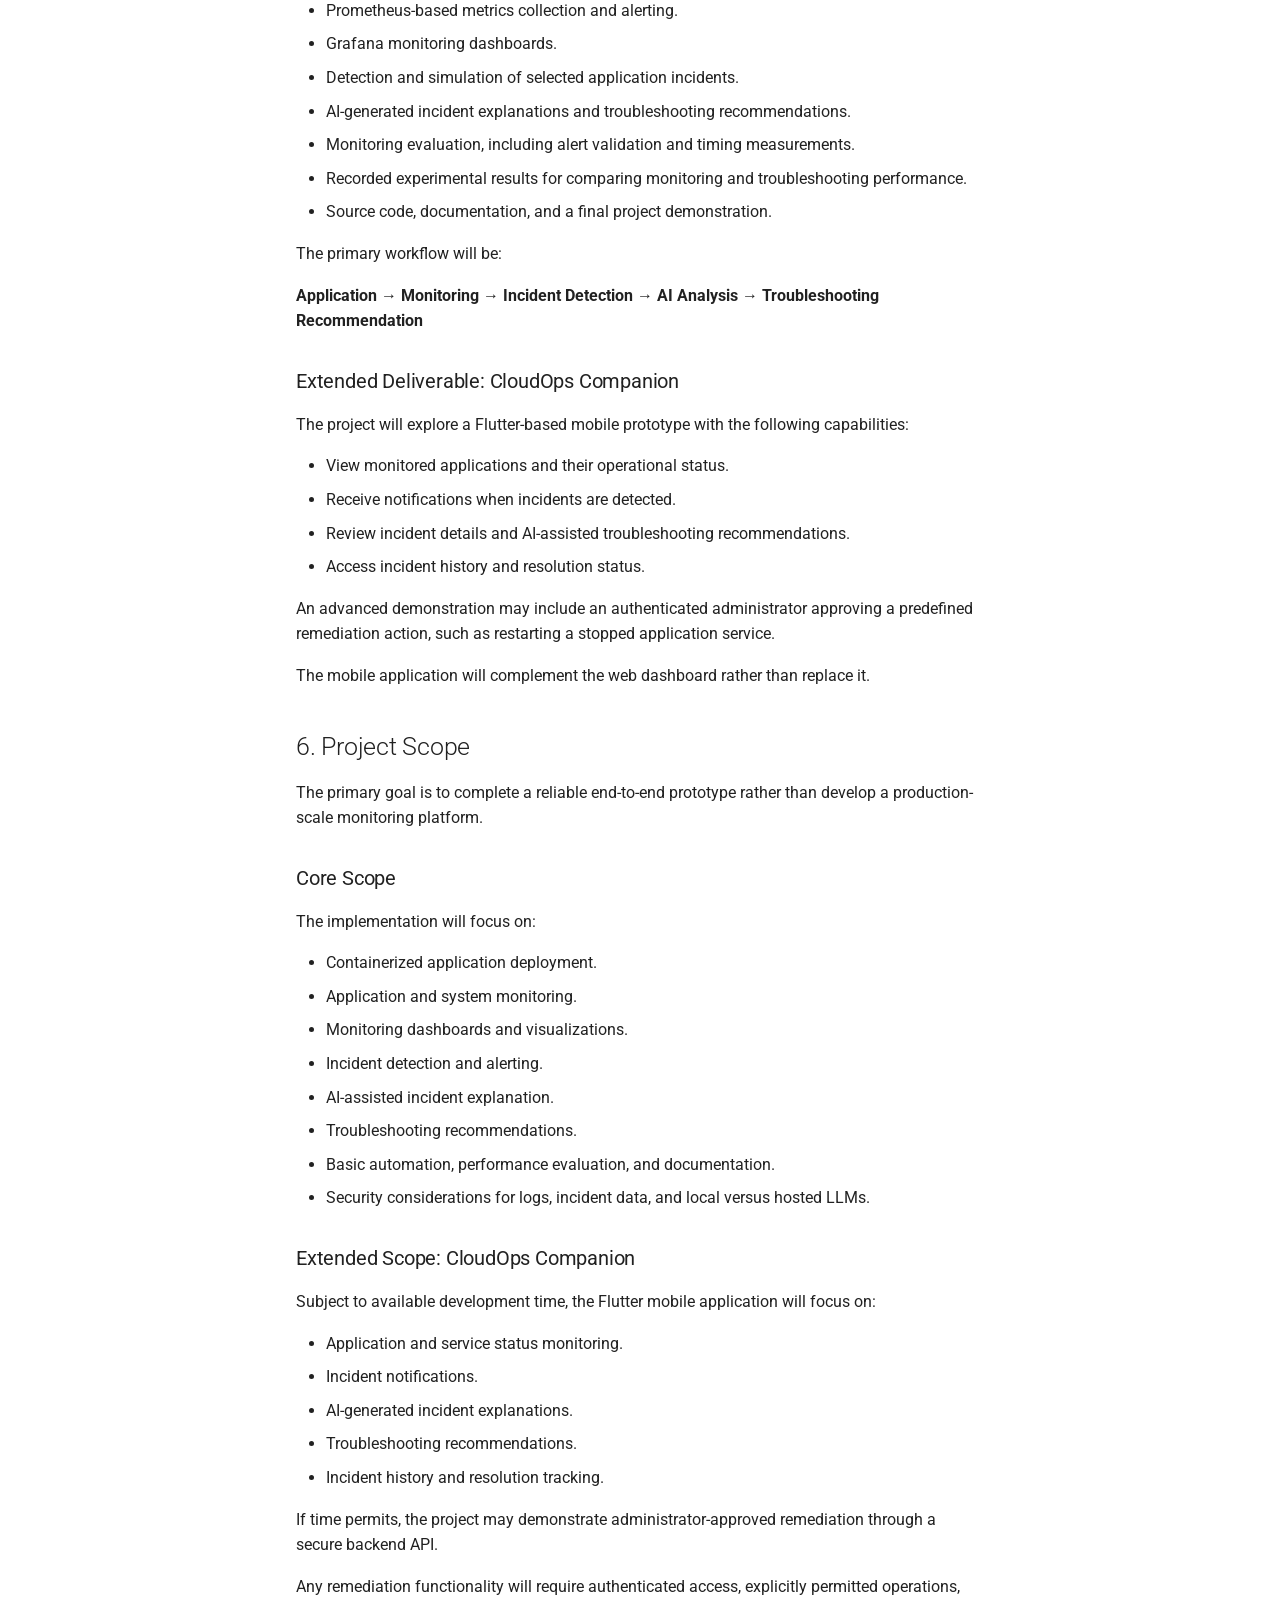
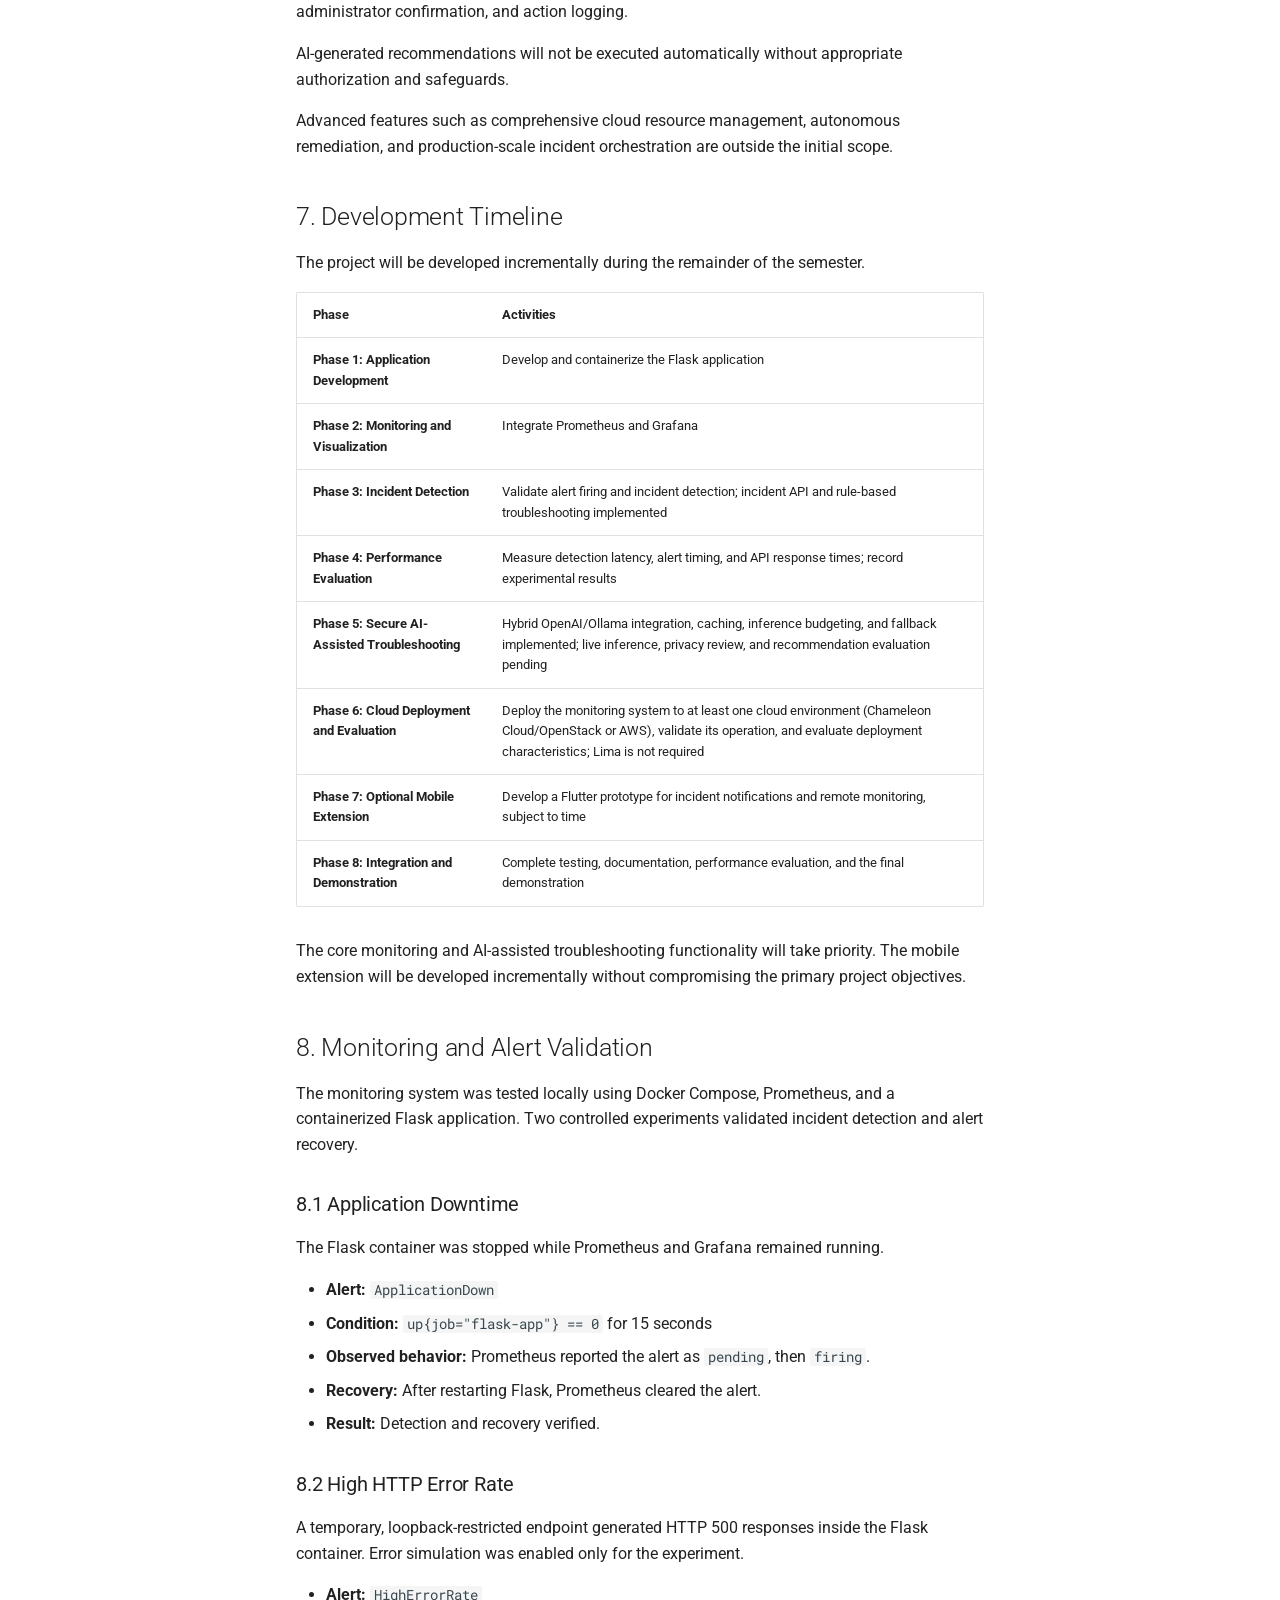
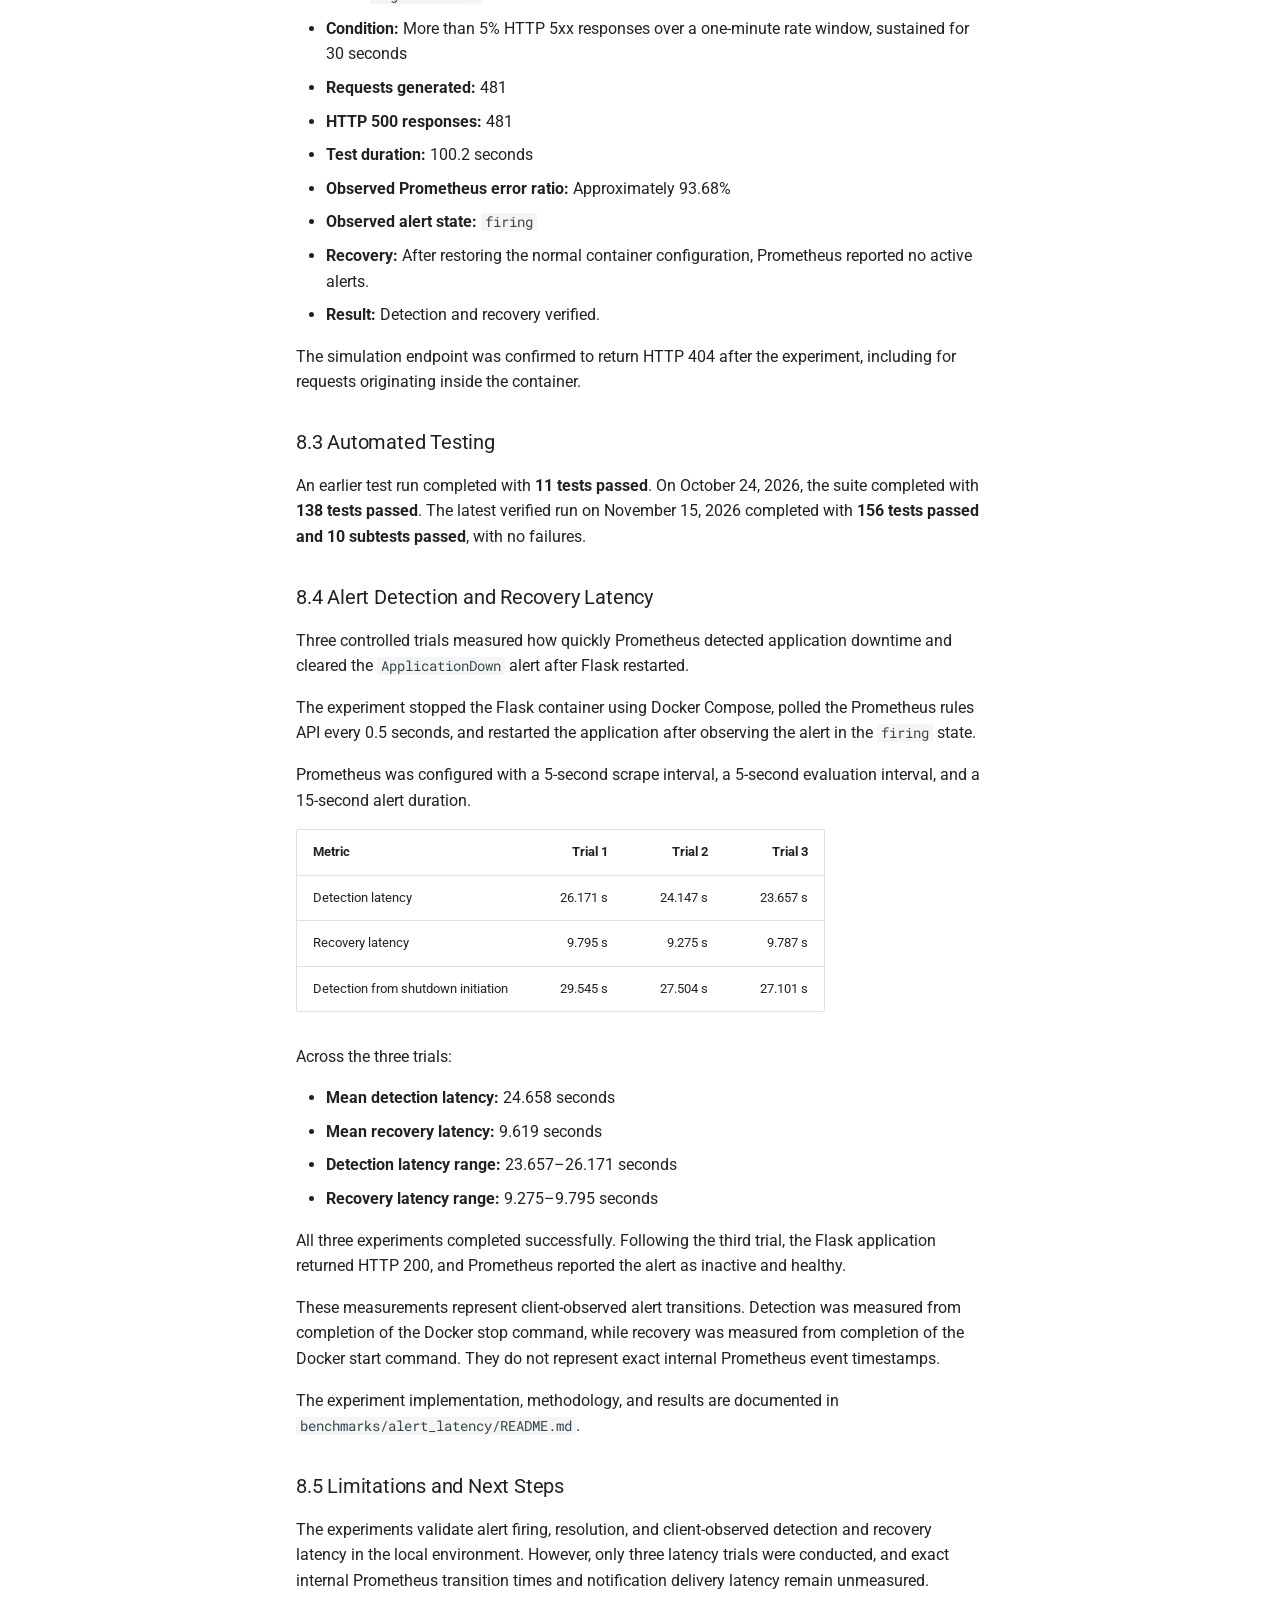
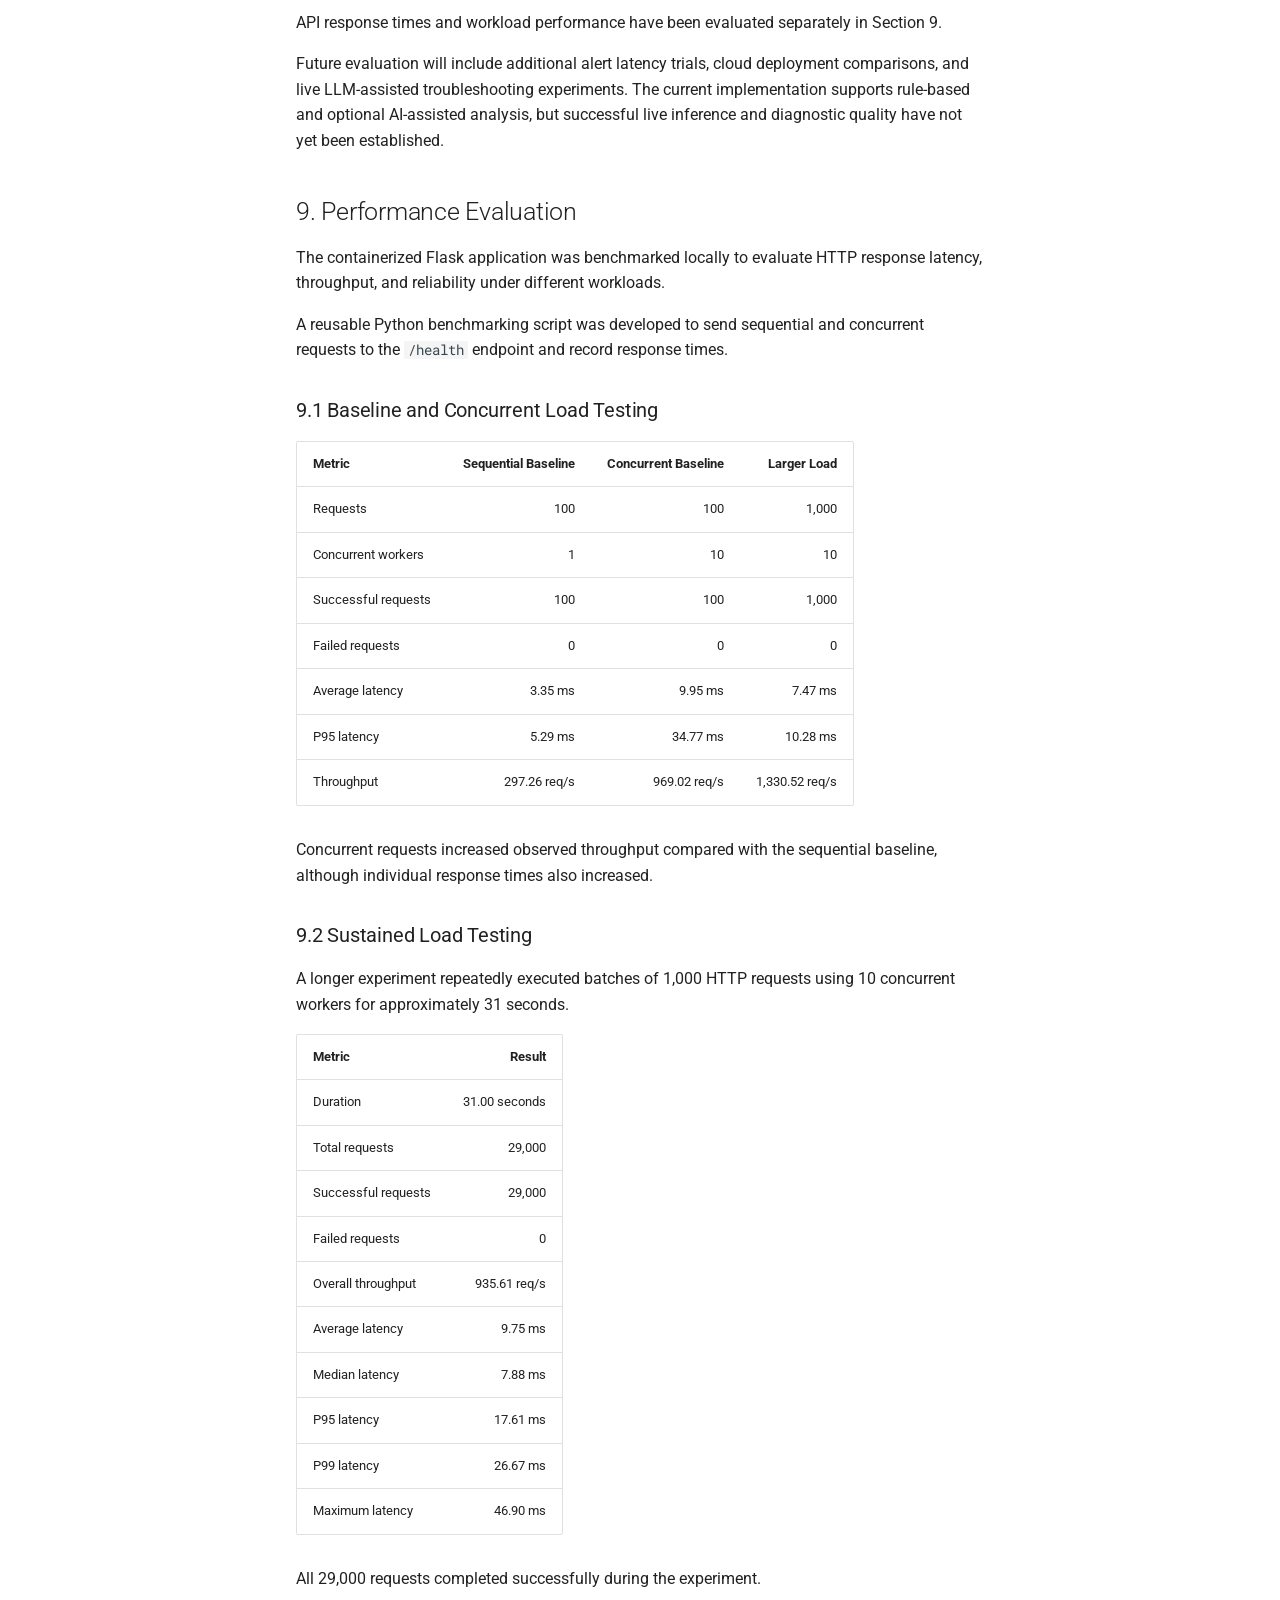
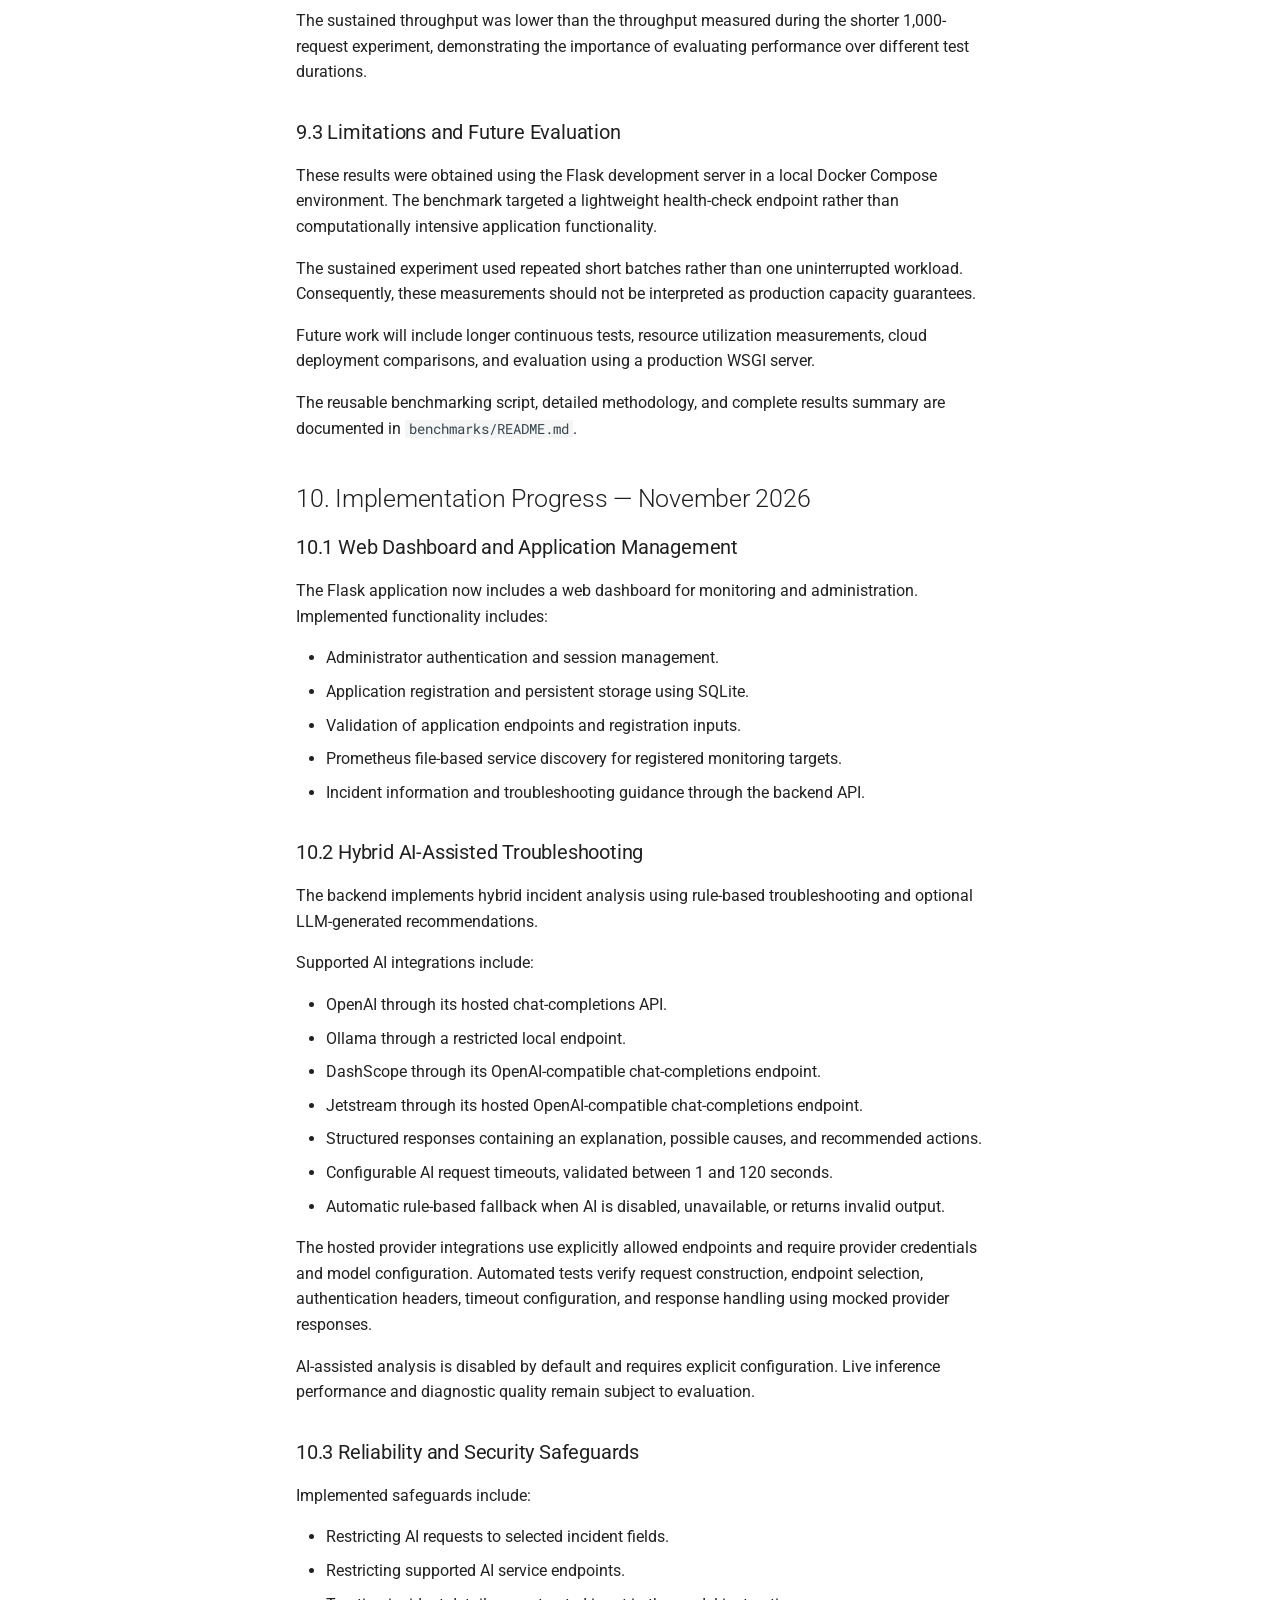
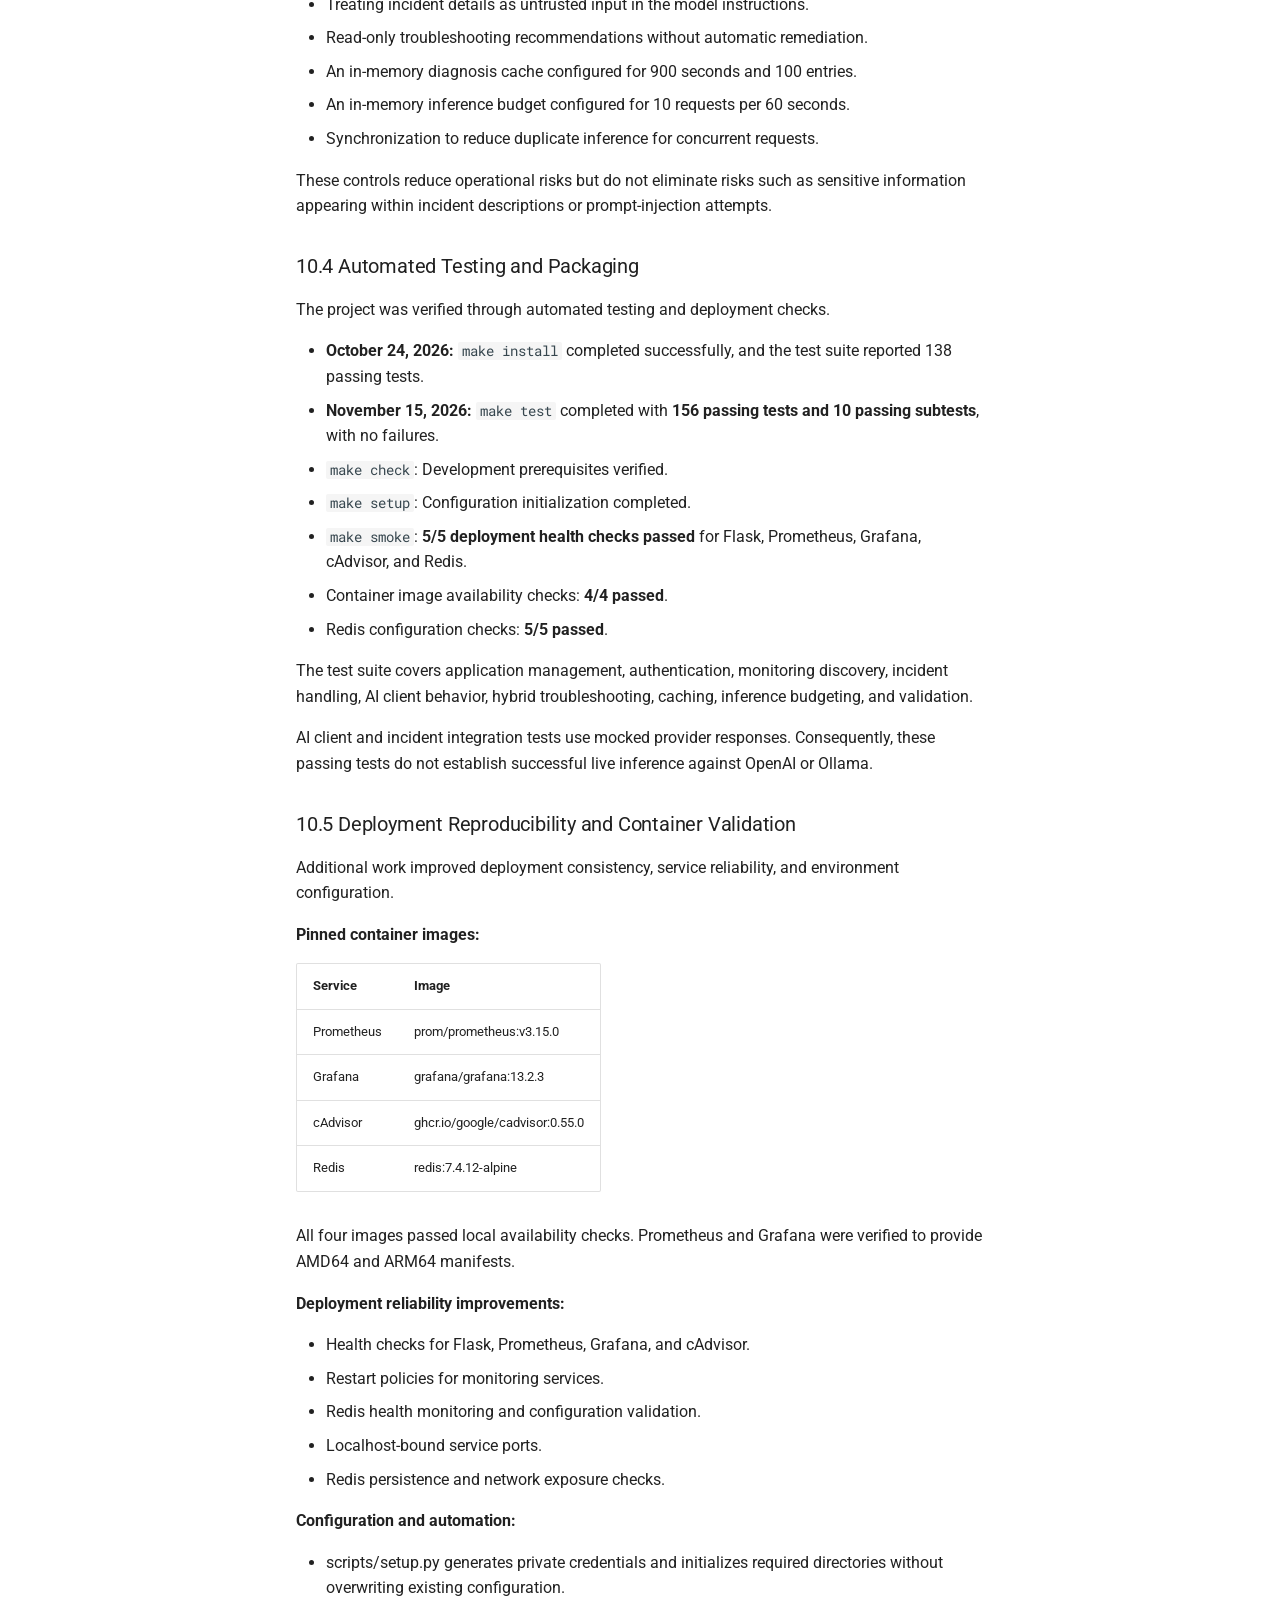
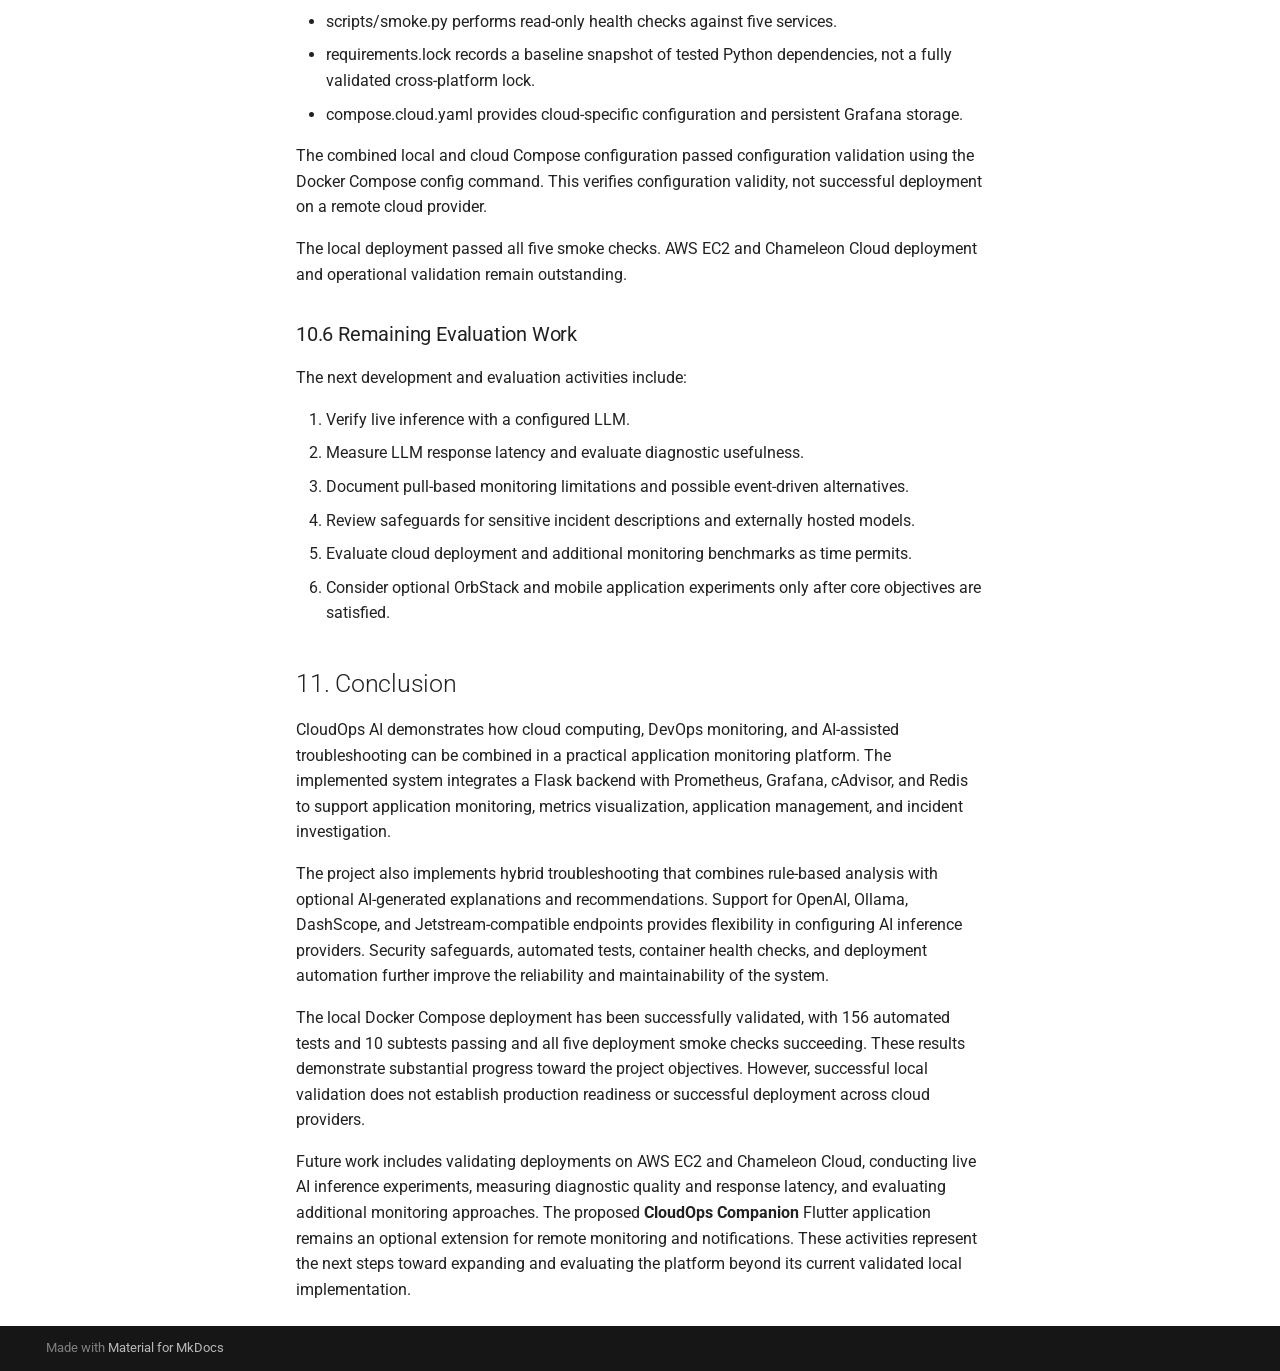
<file: project/project/index.html>
<!doctype html>
<html lang="en" class="no-js">
  <head>
    
      <meta charset="utf-8">
      <meta name="viewport" content="width=device-width,initial-scale=1">
      
      
      
      
        <link rel="prev" href="../..">
      
      
        <link rel="next" href="../midterm/">
      
      
        
      
      
      <link rel="icon" href="../../assets/images/favicon.png">
      <meta name="generator" content="mkdocs-1.6.1, mkdocs-material-9.7.7">
    
    
      
        <title>Project - kbass Monitoring Documentation</title>
      
    
    
      <link rel="stylesheet" href="../../assets/stylesheets/main.ec1eaa64.min.css">
      
        
        <link rel="stylesheet" href="../../assets/stylesheets/palette.ab4e12ef.min.css">
      
      


    
    
      
    
    
      
        
        
        <link rel="preconnect" href="https://fonts.gstatic.com" crossorigin>
        <link rel="stylesheet" href="https://fonts.googleapis.com/css?family=Roboto:300,300i,400,400i,700,700i%7CRoboto+Mono:400,400i,700,700i&display=fallback">
        <style>:root{--md-text-font:"Roboto";--md-code-font:"Roboto Mono"}</style>
      
    
    
    <script>__md_scope=new URL("../..",location),__md_hash=e=>[...e].reduce(((e,_)=>(e<<5)-e+_.charCodeAt(0)),0),__md_get=(e,_=localStorage,t=__md_scope)=>JSON.parse(_.getItem(t.pathname+"."+e)),__md_set=(e,_,t=localStorage,a=__md_scope)=>{try{t.setItem(a.pathname+"."+e,JSON.stringify(_))}catch(e){}}</script>
    
      

    
    
  </head>
  
  
    
    
      
    
    
    
    
    <body dir="ltr" data-md-color-scheme="default" data-md-color-primary="indigo" data-md-color-accent="indigo">
  
    
    <input class="md-toggle" data-md-toggle="drawer" type="checkbox" id="__drawer" autocomplete="off">
    <input class="md-toggle" data-md-toggle="search" type="checkbox" id="__search" autocomplete="off">
    <label class="md-overlay" for="__drawer"></label>
    <div data-md-component="skip">
      
        
        <a href="#intermediate-project-report" class="md-skip">
          Skip to content
        </a>
      
    </div>
    <div data-md-component="announce">
      
    </div>
    
    
      

<header class="md-header" data-md-component="header">
  <nav class="md-header__inner md-grid" aria-label="Header">
    <a href="../.." title="kbass Monitoring Documentation" class="md-header__button md-logo" aria-label="kbass Monitoring Documentation" data-md-component="logo">
      
  
  <svg xmlns="http://www.w3.org/2000/svg" viewBox="0 0 24 24"><path d="M12 8a3 3 0 0 0 3-3 3 3 0 0 0-3-3 3 3 0 0 0-3 3 3 3 0 0 0 3 3m0 3.54C9.64 9.35 6.5 8 3 8v11c3.5 0 6.64 1.35 9 3.54 2.36-2.19 5.5-3.54 9-3.54V8c-3.5 0-6.64 1.35-9 3.54"/></svg>

    </a>
    <label class="md-header__button md-icon" for="__drawer">
      
      <svg xmlns="http://www.w3.org/2000/svg" viewBox="0 0 24 24"><path d="M3 6h18v2H3zm0 5h18v2H3zm0 5h18v2H3z"/></svg>
    </label>
    <div class="md-header__title" data-md-component="header-title">
      <div class="md-header__ellipsis">
        <div class="md-header__topic">
          <span class="md-ellipsis">
            kbass Monitoring Documentation
          </span>
        </div>
        <div class="md-header__topic" data-md-component="header-topic">
          <span class="md-ellipsis">
            
              Project
            
          </span>
        </div>
      </div>
    </div>
    
      
        <form class="md-header__option" data-md-component="palette">
  
    
    
    
    <input class="md-option" data-md-color-media="" data-md-color-scheme="default" data-md-color-primary="indigo" data-md-color-accent="indigo"  aria-hidden="true"  type="radio" name="__palette" id="__palette_0">
    
  
    
    
    
    <input class="md-option" data-md-color-media="" data-md-color-scheme="slate" data-md-color-primary="indigo" data-md-color-accent="indigo"  aria-hidden="true"  type="radio" name="__palette" id="__palette_1">
    
  
</form>
      
    
    
      <script>var palette=__md_get("__palette");if(palette&&palette.color){if("(prefers-color-scheme)"===palette.color.media){var media=matchMedia("(prefers-color-scheme: light)"),input=document.querySelector(media.matches?"[data-md-color-media='(prefers-color-scheme: light)']":"[data-md-color-media='(prefers-color-scheme: dark)']");palette.color.media=input.getAttribute("data-md-color-media"),palette.color.scheme=input.getAttribute("data-md-color-scheme"),palette.color.primary=input.getAttribute("data-md-color-primary"),palette.color.accent=input.getAttribute("data-md-color-accent")}for(var[key,value]of Object.entries(palette.color))document.body.setAttribute("data-md-color-"+key,value)}</script>
    
    
    
      
      
        <label class="md-header__button md-icon" for="__search">
          
          <svg xmlns="http://www.w3.org/2000/svg" viewBox="0 0 24 24"><path d="M9.5 3A6.5 6.5 0 0 1 16 9.5c0 1.61-.59 3.09-1.56 4.23l.27.27h.79l5 5-1.5 1.5-5-5v-.79l-.27-.27A6.52 6.52 0 0 1 9.5 16 6.5 6.5 0 0 1 3 9.5 6.5 6.5 0 0 1 9.5 3m0 2C7 5 5 7 5 9.5S7 14 9.5 14 14 12 14 9.5 12 5 9.5 5"/></svg>
        </label>
        <div class="md-search" data-md-component="search" role="dialog">
  <label class="md-search__overlay" for="__search"></label>
  <div class="md-search__inner" role="search">
    <form class="md-search__form" name="search">
      <input type="text" class="md-search__input" name="query" aria-label="Search" placeholder="Search" autocapitalize="off" autocorrect="off" autocomplete="off" spellcheck="false" data-md-component="search-query" required>
      <label class="md-search__icon md-icon" for="__search">
        
        <svg xmlns="http://www.w3.org/2000/svg" viewBox="0 0 24 24"><path d="M9.5 3A6.5 6.5 0 0 1 16 9.5c0 1.61-.59 3.09-1.56 4.23l.27.27h.79l5 5-1.5 1.5-5-5v-.79l-.27-.27A6.52 6.52 0 0 1 9.5 16 6.5 6.5 0 0 1 3 9.5 6.5 6.5 0 0 1 9.5 3m0 2C7 5 5 7 5 9.5S7 14 9.5 14 14 12 14 9.5 12 5 9.5 5"/></svg>
        
        <svg xmlns="http://www.w3.org/2000/svg" viewBox="0 0 24 24"><path d="M20 11v2H8l5.5 5.5-1.42 1.42L4.16 12l7.92-7.92L13.5 5.5 8 11z"/></svg>
      </label>
      <nav class="md-search__options" aria-label="Search">
        
        <button type="reset" class="md-search__icon md-icon" title="Clear" aria-label="Clear" tabindex="-1">
          
          <svg xmlns="http://www.w3.org/2000/svg" viewBox="0 0 24 24"><path d="M19 6.41 17.59 5 12 10.59 6.41 5 5 6.41 10.59 12 5 17.59 6.41 19 12 13.41 17.59 19 19 17.59 13.41 12z"/></svg>
        </button>
      </nav>
      
        <div class="md-search__suggest" data-md-component="search-suggest"></div>
      
    </form>
    <div class="md-search__output">
      <div class="md-search__scrollwrap" tabindex="0" data-md-scrollfix>
        <div class="md-search-result" data-md-component="search-result">
          <div class="md-search-result__meta">
            Initializing search
          </div>
          <ol class="md-search-result__list" role="presentation"></ol>
        </div>
      </div>
    </div>
  </div>
</div>
      
    
    
  </nav>
  
</header>
    
    <div class="md-container" data-md-component="container">
      
      
        
          
            
<nav class="md-tabs" aria-label="Tabs" data-md-component="tabs">
  <div class="md-grid">
    <ul class="md-tabs__list">
      
        
  
  
  
  
    <li class="md-tabs__item">
      <a href="../.." class="md-tabs__link">
        
  
  
    
  
  Home

      </a>
    </li>
  

      
        
  
  
  
    
  
  
    <li class="md-tabs__item md-tabs__item--active">
      <a href="./" class="md-tabs__link">
        
  
  
    
  
  Project

      </a>
    </li>
  

      
        
  
  
  
  
    <li class="md-tabs__item">
      <a href="../midterm/" class="md-tabs__link">
        
  
  
    
  
  Midterm Report

      </a>
    </li>
  

      
        
  
  
  
  
    <li class="md-tabs__item">
      <a href="../../deployment/" class="md-tabs__link">
        
  
  
    
  
  Deployment Guide

      </a>
    </li>
  

      
        
  
  
  
  
    <li class="md-tabs__item">
      <a href="../../instructor_feedback_2026-10-15/" class="md-tabs__link">
        
  
  
    
  
  Feedback

      </a>
    </li>
  

      
    </ul>
  </div>
</nav>
          
        
      
      <main class="md-main" data-md-component="main">
        <div class="md-main__inner md-grid">
          
            
              
              <div class="md-sidebar md-sidebar--primary" data-md-component="sidebar" data-md-type="navigation" >
                <div class="md-sidebar__scrollwrap">
                  <div class="md-sidebar__inner">
                    


  


<nav class="md-nav md-nav--primary md-nav--lifted" aria-label="Navigation" data-md-level="0">
  <label class="md-nav__title" for="__drawer">
    <a href="../.." title="kbass Monitoring Documentation" class="md-nav__button md-logo" aria-label="kbass Monitoring Documentation" data-md-component="logo">
      
  
  <svg xmlns="http://www.w3.org/2000/svg" viewBox="0 0 24 24"><path d="M12 8a3 3 0 0 0 3-3 3 3 0 0 0-3-3 3 3 0 0 0-3 3 3 3 0 0 0 3 3m0 3.54C9.64 9.35 6.5 8 3 8v11c3.5 0 6.64 1.35 9 3.54 2.36-2.19 5.5-3.54 9-3.54V8c-3.5 0-6.64 1.35-9 3.54"/></svg>

    </a>
    kbass Monitoring Documentation
  </label>
  
  <ul class="md-nav__list" data-md-scrollfix>
    
      
      
  
  
  
  
    <li class="md-nav__item">
      <a href="../.." class="md-nav__link">
        
  
  
  <span class="md-ellipsis">
    
  
    Home
  

    
  </span>
  
  

      </a>
    </li>
  

    
      
      
  
  
    
  
  
  
    <li class="md-nav__item md-nav__item--active">
      
      <input class="md-nav__toggle md-toggle" type="checkbox" id="__toc">
      
      
        
      
      
        <label class="md-nav__link md-nav__link--active" for="__toc">
          
  
  
  <span class="md-ellipsis">
    
  
    Project
  

    
  </span>
  
  

          <span class="md-nav__icon md-icon"></span>
        </label>
      
      <a href="./" class="md-nav__link md-nav__link--active">
        
  
  
  <span class="md-ellipsis">
    
  
    Project
  

    
  </span>
  
  

      </a>
      
        

<nav class="md-nav md-nav--secondary" aria-label="Table of contents">
  
  
  
    
  
  
    <label class="md-nav__title" for="__toc">
      <span class="md-nav__icon md-icon"></span>
      Table of contents
    </label>
    <ul class="md-nav__list" data-md-component="toc" data-md-scrollfix>
      
        <li class="md-nav__item">
  <a href="#ai-assisted-cloud-monitoring-and-troubleshooting-dashboard" class="md-nav__link">
    <span class="md-ellipsis">
      
        AI-Assisted Cloud Monitoring and Troubleshooting Dashboard
      
    </span>
  </a>
  
</li>
      
        <li class="md-nav__item">
  <a href="#1-project-overview" class="md-nav__link">
    <span class="md-ellipsis">
      
        1. Project Overview
      
    </span>
  </a>
  
</li>
      
        <li class="md-nav__item">
  <a href="#2-system-overview-and-implementation" class="md-nav__link">
    <span class="md-ellipsis">
      
        2. System Overview and Implementation
      
    </span>
  </a>
  
    <nav class="md-nav" aria-label="2. System Overview and Implementation">
      <ul class="md-nav__list">
        
          <li class="md-nav__item">
  <a href="#target-system-architecture" class="md-nav__link">
    <span class="md-ellipsis">
      
        Target System Architecture
      
    </span>
  </a>
  
</li>
        
      </ul>
    </nav>
  
</li>
      
        <li class="md-nav__item">
  <a href="#3-technologies" class="md-nav__link">
    <span class="md-ellipsis">
      
        3. Technologies
      
    </span>
  </a>
  
</li>
      
        <li class="md-nav__item">
  <a href="#4-project-objectives" class="md-nav__link">
    <span class="md-ellipsis">
      
        4. Project Objectives
      
    </span>
  </a>
  
    <nav class="md-nav" aria-label="4. Project Objectives">
      <ul class="md-nav__list">
        
          <li class="md-nav__item">
  <a href="#extended-objectives" class="md-nav__link">
    <span class="md-ellipsis">
      
        Extended Objectives
      
    </span>
  </a>
  
</li>
        
      </ul>
    </nav>
  
</li>
      
        <li class="md-nav__item">
  <a href="#5-expected-outcomes-and-deliverables" class="md-nav__link">
    <span class="md-ellipsis">
      
        5. Expected Outcomes and Deliverables
      
    </span>
  </a>
  
    <nav class="md-nav" aria-label="5. Expected Outcomes and Deliverables">
      <ul class="md-nav__list">
        
          <li class="md-nav__item">
  <a href="#core-deliverables" class="md-nav__link">
    <span class="md-ellipsis">
      
        Core Deliverables
      
    </span>
  </a>
  
</li>
        
          <li class="md-nav__item">
  <a href="#extended-deliverable-cloudops-companion" class="md-nav__link">
    <span class="md-ellipsis">
      
        Extended Deliverable: CloudOps Companion
      
    </span>
  </a>
  
</li>
        
      </ul>
    </nav>
  
</li>
      
        <li class="md-nav__item">
  <a href="#6-project-scope" class="md-nav__link">
    <span class="md-ellipsis">
      
        6. Project Scope
      
    </span>
  </a>
  
    <nav class="md-nav" aria-label="6. Project Scope">
      <ul class="md-nav__list">
        
          <li class="md-nav__item">
  <a href="#core-scope" class="md-nav__link">
    <span class="md-ellipsis">
      
        Core Scope
      
    </span>
  </a>
  
</li>
        
          <li class="md-nav__item">
  <a href="#extended-scope-cloudops-companion" class="md-nav__link">
    <span class="md-ellipsis">
      
        Extended Scope: CloudOps Companion
      
    </span>
  </a>
  
</li>
        
      </ul>
    </nav>
  
</li>
      
        <li class="md-nav__item">
  <a href="#7-development-timeline" class="md-nav__link">
    <span class="md-ellipsis">
      
        7. Development Timeline
      
    </span>
  </a>
  
</li>
      
        <li class="md-nav__item">
  <a href="#8-monitoring-and-alert-validation" class="md-nav__link">
    <span class="md-ellipsis">
      
        8. Monitoring and Alert Validation
      
    </span>
  </a>
  
    <nav class="md-nav" aria-label="8. Monitoring and Alert Validation">
      <ul class="md-nav__list">
        
          <li class="md-nav__item">
  <a href="#81-application-downtime" class="md-nav__link">
    <span class="md-ellipsis">
      
        8.1 Application Downtime
      
    </span>
  </a>
  
</li>
        
          <li class="md-nav__item">
  <a href="#82-high-http-error-rate" class="md-nav__link">
    <span class="md-ellipsis">
      
        8.2 High HTTP Error Rate
      
    </span>
  </a>
  
</li>
        
          <li class="md-nav__item">
  <a href="#83-automated-testing" class="md-nav__link">
    <span class="md-ellipsis">
      
        8.3 Automated Testing
      
    </span>
  </a>
  
</li>
        
          <li class="md-nav__item">
  <a href="#84-alert-detection-and-recovery-latency" class="md-nav__link">
    <span class="md-ellipsis">
      
        8.4 Alert Detection and Recovery Latency
      
    </span>
  </a>
  
</li>
        
          <li class="md-nav__item">
  <a href="#85-limitations-and-next-steps" class="md-nav__link">
    <span class="md-ellipsis">
      
        8.5 Limitations and Next Steps
      
    </span>
  </a>
  
</li>
        
      </ul>
    </nav>
  
</li>
      
        <li class="md-nav__item">
  <a href="#9-performance-evaluation" class="md-nav__link">
    <span class="md-ellipsis">
      
        9. Performance Evaluation
      
    </span>
  </a>
  
    <nav class="md-nav" aria-label="9. Performance Evaluation">
      <ul class="md-nav__list">
        
          <li class="md-nav__item">
  <a href="#91-baseline-and-concurrent-load-testing" class="md-nav__link">
    <span class="md-ellipsis">
      
        9.1 Baseline and Concurrent Load Testing
      
    </span>
  </a>
  
</li>
        
          <li class="md-nav__item">
  <a href="#92-sustained-load-testing" class="md-nav__link">
    <span class="md-ellipsis">
      
        9.2 Sustained Load Testing
      
    </span>
  </a>
  
</li>
        
          <li class="md-nav__item">
  <a href="#93-limitations-and-future-evaluation" class="md-nav__link">
    <span class="md-ellipsis">
      
        9.3 Limitations and Future Evaluation
      
    </span>
  </a>
  
</li>
        
      </ul>
    </nav>
  
</li>
      
        <li class="md-nav__item">
  <a href="#10-implementation-progress-november-2026" class="md-nav__link">
    <span class="md-ellipsis">
      
        10. Implementation Progress — November 2026
      
    </span>
  </a>
  
    <nav class="md-nav" aria-label="10. Implementation Progress — November 2026">
      <ul class="md-nav__list">
        
          <li class="md-nav__item">
  <a href="#101-web-dashboard-and-application-management" class="md-nav__link">
    <span class="md-ellipsis">
      
        10.1 Web Dashboard and Application Management
      
    </span>
  </a>
  
</li>
        
          <li class="md-nav__item">
  <a href="#102-hybrid-ai-assisted-troubleshooting" class="md-nav__link">
    <span class="md-ellipsis">
      
        10.2 Hybrid AI-Assisted Troubleshooting
      
    </span>
  </a>
  
</li>
        
          <li class="md-nav__item">
  <a href="#103-reliability-and-security-safeguards" class="md-nav__link">
    <span class="md-ellipsis">
      
        10.3 Reliability and Security Safeguards
      
    </span>
  </a>
  
</li>
        
          <li class="md-nav__item">
  <a href="#104-automated-testing-and-packaging" class="md-nav__link">
    <span class="md-ellipsis">
      
        10.4 Automated Testing and Packaging
      
    </span>
  </a>
  
</li>
        
          <li class="md-nav__item">
  <a href="#105-deployment-reproducibility-and-container-validation" class="md-nav__link">
    <span class="md-ellipsis">
      
        10.5 Deployment Reproducibility and Container Validation
      
    </span>
  </a>
  
</li>
        
          <li class="md-nav__item">
  <a href="#106-remaining-evaluation-work" class="md-nav__link">
    <span class="md-ellipsis">
      
        10.6 Remaining Evaluation Work
      
    </span>
  </a>
  
</li>
        
      </ul>
    </nav>
  
</li>
      
        <li class="md-nav__item">
  <a href="#11-conclusion" class="md-nav__link">
    <span class="md-ellipsis">
      
        11. Conclusion
      
    </span>
  </a>
  
</li>
      
    </ul>
  
</nav>
      
    </li>
  

    
      
      
  
  
  
  
    <li class="md-nav__item">
      <a href="../midterm/" class="md-nav__link">
        
  
  
  <span class="md-ellipsis">
    
  
    Midterm Report
  

    
  </span>
  
  

      </a>
    </li>
  

    
      
      
  
  
  
  
    <li class="md-nav__item">
      <a href="../../deployment/" class="md-nav__link">
        
  
  
  <span class="md-ellipsis">
    
  
    Deployment Guide
  

    
  </span>
  
  

      </a>
    </li>
  

    
      
      
  
  
  
  
    <li class="md-nav__item">
      <a href="../../instructor_feedback_2026-10-15/" class="md-nav__link">
        
  
  
  <span class="md-ellipsis">
    
  
    Feedback
  

    
  </span>
  
  

      </a>
    </li>
  

    
  </ul>
</nav>
                  </div>
                </div>
              </div>
            
            
              
              <div class="md-sidebar md-sidebar--secondary" data-md-component="sidebar" data-md-type="toc" >
                <div class="md-sidebar__scrollwrap">
                  <div class="md-sidebar__inner">
                    

<nav class="md-nav md-nav--secondary" aria-label="Table of contents">
  
  
  
    
  
  
    <label class="md-nav__title" for="__toc">
      <span class="md-nav__icon md-icon"></span>
      Table of contents
    </label>
    <ul class="md-nav__list" data-md-component="toc" data-md-scrollfix>
      
        <li class="md-nav__item">
  <a href="#ai-assisted-cloud-monitoring-and-troubleshooting-dashboard" class="md-nav__link">
    <span class="md-ellipsis">
      
        AI-Assisted Cloud Monitoring and Troubleshooting Dashboard
      
    </span>
  </a>
  
</li>
      
        <li class="md-nav__item">
  <a href="#1-project-overview" class="md-nav__link">
    <span class="md-ellipsis">
      
        1. Project Overview
      
    </span>
  </a>
  
</li>
      
        <li class="md-nav__item">
  <a href="#2-system-overview-and-implementation" class="md-nav__link">
    <span class="md-ellipsis">
      
        2. System Overview and Implementation
      
    </span>
  </a>
  
    <nav class="md-nav" aria-label="2. System Overview and Implementation">
      <ul class="md-nav__list">
        
          <li class="md-nav__item">
  <a href="#target-system-architecture" class="md-nav__link">
    <span class="md-ellipsis">
      
        Target System Architecture
      
    </span>
  </a>
  
</li>
        
      </ul>
    </nav>
  
</li>
      
        <li class="md-nav__item">
  <a href="#3-technologies" class="md-nav__link">
    <span class="md-ellipsis">
      
        3. Technologies
      
    </span>
  </a>
  
</li>
      
        <li class="md-nav__item">
  <a href="#4-project-objectives" class="md-nav__link">
    <span class="md-ellipsis">
      
        4. Project Objectives
      
    </span>
  </a>
  
    <nav class="md-nav" aria-label="4. Project Objectives">
      <ul class="md-nav__list">
        
          <li class="md-nav__item">
  <a href="#extended-objectives" class="md-nav__link">
    <span class="md-ellipsis">
      
        Extended Objectives
      
    </span>
  </a>
  
</li>
        
      </ul>
    </nav>
  
</li>
      
        <li class="md-nav__item">
  <a href="#5-expected-outcomes-and-deliverables" class="md-nav__link">
    <span class="md-ellipsis">
      
        5. Expected Outcomes and Deliverables
      
    </span>
  </a>
  
    <nav class="md-nav" aria-label="5. Expected Outcomes and Deliverables">
      <ul class="md-nav__list">
        
          <li class="md-nav__item">
  <a href="#core-deliverables" class="md-nav__link">
    <span class="md-ellipsis">
      
        Core Deliverables
      
    </span>
  </a>
  
</li>
        
          <li class="md-nav__item">
  <a href="#extended-deliverable-cloudops-companion" class="md-nav__link">
    <span class="md-ellipsis">
      
        Extended Deliverable: CloudOps Companion
      
    </span>
  </a>
  
</li>
        
      </ul>
    </nav>
  
</li>
      
        <li class="md-nav__item">
  <a href="#6-project-scope" class="md-nav__link">
    <span class="md-ellipsis">
      
        6. Project Scope
      
    </span>
  </a>
  
    <nav class="md-nav" aria-label="6. Project Scope">
      <ul class="md-nav__list">
        
          <li class="md-nav__item">
  <a href="#core-scope" class="md-nav__link">
    <span class="md-ellipsis">
      
        Core Scope
      
    </span>
  </a>
  
</li>
        
          <li class="md-nav__item">
  <a href="#extended-scope-cloudops-companion" class="md-nav__link">
    <span class="md-ellipsis">
      
        Extended Scope: CloudOps Companion
      
    </span>
  </a>
  
</li>
        
      </ul>
    </nav>
  
</li>
      
        <li class="md-nav__item">
  <a href="#7-development-timeline" class="md-nav__link">
    <span class="md-ellipsis">
      
        7. Development Timeline
      
    </span>
  </a>
  
</li>
      
        <li class="md-nav__item">
  <a href="#8-monitoring-and-alert-validation" class="md-nav__link">
    <span class="md-ellipsis">
      
        8. Monitoring and Alert Validation
      
    </span>
  </a>
  
    <nav class="md-nav" aria-label="8. Monitoring and Alert Validation">
      <ul class="md-nav__list">
        
          <li class="md-nav__item">
  <a href="#81-application-downtime" class="md-nav__link">
    <span class="md-ellipsis">
      
        8.1 Application Downtime
      
    </span>
  </a>
  
</li>
        
          <li class="md-nav__item">
  <a href="#82-high-http-error-rate" class="md-nav__link">
    <span class="md-ellipsis">
      
        8.2 High HTTP Error Rate
      
    </span>
  </a>
  
</li>
        
          <li class="md-nav__item">
  <a href="#83-automated-testing" class="md-nav__link">
    <span class="md-ellipsis">
      
        8.3 Automated Testing
      
    </span>
  </a>
  
</li>
        
          <li class="md-nav__item">
  <a href="#84-alert-detection-and-recovery-latency" class="md-nav__link">
    <span class="md-ellipsis">
      
        8.4 Alert Detection and Recovery Latency
      
    </span>
  </a>
  
</li>
        
          <li class="md-nav__item">
  <a href="#85-limitations-and-next-steps" class="md-nav__link">
    <span class="md-ellipsis">
      
        8.5 Limitations and Next Steps
      
    </span>
  </a>
  
</li>
        
      </ul>
    </nav>
  
</li>
      
        <li class="md-nav__item">
  <a href="#9-performance-evaluation" class="md-nav__link">
    <span class="md-ellipsis">
      
        9. Performance Evaluation
      
    </span>
  </a>
  
    <nav class="md-nav" aria-label="9. Performance Evaluation">
      <ul class="md-nav__list">
        
          <li class="md-nav__item">
  <a href="#91-baseline-and-concurrent-load-testing" class="md-nav__link">
    <span class="md-ellipsis">
      
        9.1 Baseline and Concurrent Load Testing
      
    </span>
  </a>
  
</li>
        
          <li class="md-nav__item">
  <a href="#92-sustained-load-testing" class="md-nav__link">
    <span class="md-ellipsis">
      
        9.2 Sustained Load Testing
      
    </span>
  </a>
  
</li>
        
          <li class="md-nav__item">
  <a href="#93-limitations-and-future-evaluation" class="md-nav__link">
    <span class="md-ellipsis">
      
        9.3 Limitations and Future Evaluation
      
    </span>
  </a>
  
</li>
        
      </ul>
    </nav>
  
</li>
      
        <li class="md-nav__item">
  <a href="#10-implementation-progress-november-2026" class="md-nav__link">
    <span class="md-ellipsis">
      
        10. Implementation Progress — November 2026
      
    </span>
  </a>
  
    <nav class="md-nav" aria-label="10. Implementation Progress — November 2026">
      <ul class="md-nav__list">
        
          <li class="md-nav__item">
  <a href="#101-web-dashboard-and-application-management" class="md-nav__link">
    <span class="md-ellipsis">
      
        10.1 Web Dashboard and Application Management
      
    </span>
  </a>
  
</li>
        
          <li class="md-nav__item">
  <a href="#102-hybrid-ai-assisted-troubleshooting" class="md-nav__link">
    <span class="md-ellipsis">
      
        10.2 Hybrid AI-Assisted Troubleshooting
      
    </span>
  </a>
  
</li>
        
          <li class="md-nav__item">
  <a href="#103-reliability-and-security-safeguards" class="md-nav__link">
    <span class="md-ellipsis">
      
        10.3 Reliability and Security Safeguards
      
    </span>
  </a>
  
</li>
        
          <li class="md-nav__item">
  <a href="#104-automated-testing-and-packaging" class="md-nav__link">
    <span class="md-ellipsis">
      
        10.4 Automated Testing and Packaging
      
    </span>
  </a>
  
</li>
        
          <li class="md-nav__item">
  <a href="#105-deployment-reproducibility-and-container-validation" class="md-nav__link">
    <span class="md-ellipsis">
      
        10.5 Deployment Reproducibility and Container Validation
      
    </span>
  </a>
  
</li>
        
          <li class="md-nav__item">
  <a href="#106-remaining-evaluation-work" class="md-nav__link">
    <span class="md-ellipsis">
      
        10.6 Remaining Evaluation Work
      
    </span>
  </a>
  
</li>
        
      </ul>
    </nav>
  
</li>
      
        <li class="md-nav__item">
  <a href="#11-conclusion" class="md-nav__link">
    <span class="md-ellipsis">
      
        11. Conclusion
      
    </span>
  </a>
  
</li>
      
    </ul>
  
</nav>
                  </div>
                </div>
              </div>
            
          
          
            <div class="md-content" data-md-component="content">
              
              <article class="md-content__inner md-typeset">
                
                  



<h1 id="intermediate-project-report">Intermediate Project Report</h1>
<h2 id="ai-assisted-cloud-monitoring-and-troubleshooting-dashboard">AI-Assisted Cloud Monitoring and Troubleshooting Dashboard</h2>
<p><strong>Student:</strong> Khalidou Bass</p>
<p><strong>Course:</strong> COMP 488 – Cloud Computing, DevOps, and AI</p>
<p><strong>Instructor:</strong> Gregor von Laszewski</p>
<p><strong>Date:</strong> November 2026
<strong>Status:</strong> In Progress – Core Monitoring, Rule-Based Troubleshooting, Hybrid AI Integration, and Local Docker Compose Deployment Implemented and Validated; Cloud Deployment and Live AI Inference Evaluation Pending</p>
<h2 id="1-project-overview">1. Project Overview</h2>
<p>The goal of this project is to develop an <strong>AI-Assisted Cloud Monitoring and Troubleshooting Dashboard</strong> that monitors a containerized web application, detects common operational issues, and uses artificial intelligence (AI) to explain possible causes and recommend troubleshooting actions.</p>
<p>The project combines cloud computing, DevOps, monitoring, containerization, automation, and AI into a practical system for understanding and responding to application incidents.</p>
<p>As an extension, the project will explore <strong>CloudOps Companion</strong>, a cross-platform mobile application developed using Flutter. This application will allow administrators to receive incident notifications, monitor application health, and access AI-assisted troubleshooting recommendations remotely.</p>
<p>The primary objective remains to build a reliable end-to-end cloud monitoring and troubleshooting prototype.</p>
<h2 id="2-system-overview-and-implementation">2. System Overview and Implementation</h2>
<p>The system follows a phased implementation approach. The core monitoring pipeline, incident API, rule-based troubleshooting, and optional LLM integration are implemented. Local monitoring and performance evaluations have been conducted; live LLM evaluation and cloud deployment remain planned:</p>
<ol>
<li><strong>Application Deployment:</strong> Deploy a containerized Python/Flask web application locally and to selected cloud environments.</li>
<li><strong>Monitoring and Metrics Collection:</strong> Collect application performance metrics, availability information, and relevant operational data.</li>
<li><strong>Incident Detection:</strong> Detect selected incidents, including application outages, elevated HTTP error rates, and resource-related problems.</li>
<li><strong>AI-Assisted Analysis:</strong> Use an AI component to interpret monitoring information, explain possible causes, and recommend troubleshooting actions.</li>
<li><strong>Web Dashboard:</strong> Visualize application health, monitoring metrics, detected incidents, and troubleshooting information.</li>
<li><strong>Mobile Incident Monitoring:</strong> Extend the system through a Flutter mobile application for remote incident notifications and monitoring.</li>
<li><strong>Administrator-Approved Remediation (Optional):</strong> Explore secure, predefined corrective actions that administrators can explicitly approve.</li>
</ol>
<h3 id="target-system-architecture">Target System Architecture</h3>
<p><img alt="Target System Architecture" src="../images/project-overview.png" /></p>
<p>The target architecture consists of:</p>
<ul>
<li><strong>Application Layer:</strong> A containerized Flask application exposing health information and monitoring metrics.</li>
<li><strong>Monitoring Layer:</strong> Prometheus for metrics collection and alert evaluation, with cAdvisor providing container resource monitoring.</li>
<li><strong>Visualization Layer:</strong> Grafana for monitoring dashboards and performance visualization.</li>
<li><strong>Supporting Infrastructure Layer:</strong> Redis for application support, including request-limiting infrastructure.</li>
<li><strong>Troubleshooting Layer:</strong> Implemented rule-based and optional LLM-assisted incident analysis, supporting OpenAI and Ollama with caching, inference limits, and automatic fallback.</li>
<li><strong>Backend API Layer:</strong> Flask-based REST APIs for providing incident information to client applications.</li>
<li><strong>Mobile Layer:</strong> CloudOps Companion, a Flutter application for remote monitoring and notifications.</li>
<li><strong>Cloud Infrastructure Layer:</strong> Local Docker deployment and selected cloud environments for deployment and evaluation.</li>
</ul>
<p>The mobile application will communicate with the backend through authenticated APIs rather than accessing infrastructure management interfaces directly.</p>
<h2 id="3-technologies">3. Technologies</h2>
<p>The project uses the following technologies, with their implementation status identified below:</p>
<table>
<thead>
<tr>
<th>Technology</th>
<th>Purpose</th>
<th>Status</th>
</tr>
</thead>
<tbody>
<tr>
<td><strong>Python / Flask</strong></td>
<td>Web application, backend services, and REST APIs</td>
<td>Implemented</td>
</tr>
<tr>
<td><strong>Docker / Docker Compose</strong></td>
<td>Containerization and local service orchestration</td>
<td>Implemented and locally validated</td>
</tr>
<tr>
<td><strong>Prometheus</strong></td>
<td>Metrics collection, monitoring, and incident detection</td>
<td>Implemented and locally validated</td>
</tr>
<tr>
<td><strong>Grafana</strong></td>
<td>Monitoring dashboards and visualization</td>
<td>Implemented and locally validated</td>
</tr>
<tr>
<td><strong>cAdvisor</strong></td>
<td>Container resource monitoring</td>
<td>Implemented and locally validated</td>
</tr>
<tr>
<td><strong>Redis</strong></td>
<td>Supporting infrastructure and request-limiting storage</td>
<td>Implemented</td>
</tr>
<tr>
<td><strong>OpenAI / Ollama</strong></td>
<td>AI-assisted incident analysis and troubleshooting</td>
<td>Integration implemented; live inference evaluation pending</td>
</tr>
<tr>
<td><strong>DashScope / Jetstream-compatible endpoints</strong></td>
<td>Additional OpenAI-compatible hosted inference integrations</td>
<td>Endpoint support implemented; live inference evaluation pending</td>
</tr>
<tr>
<td><strong>AWS</strong></td>
<td>Public-cloud deployment and comparison</td>
<td>Planned; deployment validation pending</td>
</tr>
<tr>
<td><strong>Chameleon Cloud / OpenStack</strong></td>
<td>Research-cloud deployment</td>
<td>Planned; deployment validation pending</td>
</tr>
<tr>
<td><strong>Flutter / Dart</strong></td>
<td>Cross-platform mobile companion application</td>
<td>Planned extension</td>
</tr>
<tr>
<td><strong>Firebase Cloud Messaging</strong></td>
<td>Mobile push notification delivery</td>
<td>Planned extension</td>
</tr>
<tr>
<td><strong>OrbStack</strong></td>
<td>Optional alternative container runtime for evaluation</td>
<td>Optional</td>
</tr>
<tr>
<td><strong>GitHub / Makefile</strong></td>
<td>Version control, project automation, testing, and development workflows</td>
<td>Implemented</td>
</tr>
<tr>
<td><strong>GitHub Actions</strong></td>
<td>CI/CD automation</td>
<td>Future evaluation</td>
</tr>
</tbody>
</table>
<p>The local Docker Compose environment has been validated. The cloud Compose configuration has passed configuration validation, but deployment to AWS EC2 and Chameleon Cloud has not yet been completed. AI provider integrations have automated test coverage, but successful live inference and diagnostic quality remain to be evaluated.</p>
<h2 id="4-project-objectives">4. Project Objectives</h2>
<p>The main objectives are to:</p>
<ol>
<li>Develop and containerize a sample web application.</li>
<li>Deploy and monitor the application locally and in selected cloud environments.</li>
<li>Collect and visualize application health and performance metrics.</li>
<li>Detect selected operational incidents using monitoring rules.</li>
<li>Integrate AI to explain incidents and recommend troubleshooting actions.</li>
<li>Evaluate monitoring behavior, failure-detection latency, and incident-analysis performance.</li>
<li>Demonstrate an end-to-end monitoring and troubleshooting workflow.</li>
</ol>
<h3 id="extended-objectives">Extended Objectives</h3>
<p>Subject to available development time:</p>
<ol>
<li>Develop a Flutter mobile companion application.</li>
<li>Deliver incident notifications to administrators.</li>
<li>Display application health, active alerts, and incident history on mobile devices.</li>
<li>Present AI-generated troubleshooting recommendations through the mobile interface.</li>
<li>Explore secure, administrator-approved corrective actions for selected incidents.</li>
</ol>
<h2 id="5-expected-outcomes-and-deliverables">5. Expected Outcomes and Deliverables</h2>
<p>The expected outcome is a working prototype demonstrating how cloud monitoring and AI can work together to identify, analyze, and troubleshoot common application issues.</p>
<h3 id="core-deliverables">Core Deliverables</h3>
<ul>
<li>A functional containerized Flask application.</li>
<li>Local and selected cloud deployment configurations.</li>
<li>Prometheus-based metrics collection and alerting.</li>
<li>Grafana monitoring dashboards.</li>
<li>Detection and simulation of selected application incidents.</li>
<li>AI-generated incident explanations and troubleshooting recommendations.</li>
<li>Monitoring evaluation, including alert validation and timing measurements.</li>
<li>Recorded experimental results for comparing monitoring and troubleshooting performance.</li>
<li>Source code, documentation, and a final project demonstration.</li>
</ul>
<p>The primary workflow will be:</p>
<p><strong>Application → Monitoring → Incident Detection → AI Analysis → Troubleshooting Recommendation</strong></p>
<h3 id="extended-deliverable-cloudops-companion">Extended Deliverable: CloudOps Companion</h3>
<p>The project will explore a Flutter-based mobile prototype with the following capabilities:</p>
<ul>
<li>View monitored applications and their operational status.</li>
<li>Receive notifications when incidents are detected.</li>
<li>Review incident details and AI-assisted troubleshooting recommendations.</li>
<li>Access incident history and resolution status.</li>
</ul>
<p>An advanced demonstration may include an authenticated administrator approving a predefined remediation action, such as restarting a stopped application service.</p>
<p>The mobile application will complement the web dashboard rather than replace it.</p>
<h2 id="6-project-scope">6. Project Scope</h2>
<p>The primary goal is to complete a reliable end-to-end prototype rather than develop a production-scale monitoring platform.</p>
<h3 id="core-scope">Core Scope</h3>
<p>The implementation will focus on:</p>
<ul>
<li>Containerized application deployment.</li>
<li>Application and system monitoring.</li>
<li>Monitoring dashboards and visualizations.</li>
<li>Incident detection and alerting.</li>
<li>AI-assisted incident explanation.</li>
<li>Troubleshooting recommendations.</li>
<li>Basic automation, performance evaluation, and documentation.</li>
<li>Security considerations for logs, incident data, and local versus hosted LLMs.</li>
</ul>
<h3 id="extended-scope-cloudops-companion">Extended Scope: CloudOps Companion</h3>
<p>Subject to available development time, the Flutter mobile application will focus on:</p>
<ul>
<li>Application and service status monitoring.</li>
<li>Incident notifications.</li>
<li>AI-generated incident explanations.</li>
<li>Troubleshooting recommendations.</li>
<li>Incident history and resolution tracking.</li>
</ul>
<p>If time permits, the project may demonstrate administrator-approved remediation through a secure backend API.</p>
<p>Any remediation functionality will require authenticated access, explicitly permitted operations, administrator confirmation, and action logging.</p>
<p>AI-generated recommendations will not be executed automatically without appropriate authorization and safeguards.</p>
<p>Advanced features such as comprehensive cloud resource management, autonomous remediation, and production-scale incident orchestration are outside the initial scope.</p>
<h2 id="7-development-timeline">7. Development Timeline</h2>
<p>The project will be developed incrementally during the remainder of the semester.</p>
<table>
<thead>
<tr>
<th>Phase</th>
<th>Activities</th>
</tr>
</thead>
<tbody>
<tr>
<td><strong>Phase 1: Application Development</strong></td>
<td>Develop and containerize the Flask application</td>
</tr>
<tr>
<td><strong>Phase 2: Monitoring and Visualization</strong></td>
<td>Integrate Prometheus and Grafana</td>
</tr>
<tr>
<td><strong>Phase 3: Incident Detection</strong></td>
<td>Validate alert firing and incident detection; incident API and rule-based troubleshooting implemented</td>
</tr>
<tr>
<td><strong>Phase 4: Performance Evaluation</strong></td>
<td>Measure detection latency, alert timing, and API response times; record experimental results</td>
</tr>
<tr>
<td><strong>Phase 5: Secure AI-Assisted Troubleshooting</strong></td>
<td>Hybrid OpenAI/Ollama integration, caching, inference budgeting, and fallback implemented; live inference, privacy review, and recommendation evaluation pending</td>
</tr>
<tr>
<td><strong>Phase 6: Cloud Deployment and Evaluation</strong></td>
<td>Deploy the monitoring system to at least one cloud environment (Chameleon Cloud/OpenStack or AWS), validate its operation, and evaluate deployment characteristics; Lima is not required</td>
</tr>
<tr>
<td><strong>Phase 7: Optional Mobile Extension</strong></td>
<td>Develop a Flutter prototype for incident notifications and remote monitoring, subject to time</td>
</tr>
<tr>
<td><strong>Phase 8: Integration and Demonstration</strong></td>
<td>Complete testing, documentation, performance evaluation, and the final demonstration</td>
</tr>
</tbody>
</table>
<p>The core monitoring and AI-assisted troubleshooting functionality will take priority. The mobile extension will be developed incrementally without compromising the primary project objectives.</p>
<h2 id="8-monitoring-and-alert-validation">8. Monitoring and Alert Validation</h2>
<p>The monitoring system was tested locally using Docker Compose, Prometheus, and a containerized Flask application. Two controlled experiments validated incident detection and alert recovery.</p>
<h3 id="81-application-downtime">8.1 Application Downtime</h3>
<p>The Flask container was stopped while Prometheus and Grafana remained running.</p>
<ul>
<li><strong>Alert:</strong> <code>ApplicationDown</code></li>
<li><strong>Condition:</strong> <code>up{job="flask-app"} == 0</code> for 15 seconds</li>
<li><strong>Observed behavior:</strong> Prometheus reported the alert as <code>pending</code>, then <code>firing</code>.</li>
<li><strong>Recovery:</strong> After restarting Flask, Prometheus cleared the alert.</li>
<li><strong>Result:</strong> Detection and recovery verified.</li>
</ul>
<h3 id="82-high-http-error-rate">8.2 High HTTP Error Rate</h3>
<p>A temporary, loopback-restricted endpoint generated HTTP 500 responses inside the Flask container. Error simulation was enabled only for the experiment.</p>
<ul>
<li><strong>Alert:</strong> <code>HighErrorRate</code></li>
<li><strong>Condition:</strong> More than 5% HTTP 5xx responses over a one-minute rate window, sustained for 30 seconds</li>
<li><strong>Requests generated:</strong> 481</li>
<li><strong>HTTP 500 responses:</strong> 481</li>
<li><strong>Test duration:</strong> 100.2 seconds</li>
<li><strong>Observed Prometheus error ratio:</strong> Approximately 93.68%</li>
<li><strong>Observed alert state:</strong> <code>firing</code></li>
<li><strong>Recovery:</strong> After restoring the normal container configuration, Prometheus reported no active alerts.</li>
<li><strong>Result:</strong> Detection and recovery verified.</li>
</ul>
<p>The simulation endpoint was confirmed to return HTTP 404 after the experiment, including for requests originating inside the container.</p>
<h3 id="83-automated-testing">8.3 Automated Testing</h3>
<p>An earlier test run completed with <strong>11 tests passed</strong>. On October 24, 2026, the suite completed with <strong>138 tests passed</strong>. The latest verified run on November 15, 2026 completed with <strong>156 tests passed and 10 subtests passed</strong>, with no failures.</p>
<h3 id="84-alert-detection-and-recovery-latency">8.4 Alert Detection and Recovery Latency</h3>
<p>Three controlled trials measured how quickly Prometheus detected application downtime and cleared the <code>ApplicationDown</code> alert after Flask restarted.</p>
<p>The experiment stopped the Flask container using Docker Compose, polled the Prometheus rules API every 0.5 seconds, and restarted the application after observing the alert in the <code>firing</code> state.</p>
<p>Prometheus was configured with a 5-second scrape interval, a 5-second evaluation interval, and a 15-second alert duration.</p>
<table>
<thead>
<tr>
<th>Metric</th>
<th style="text-align: right;">Trial 1</th>
<th style="text-align: right;">Trial 2</th>
<th style="text-align: right;">Trial 3</th>
</tr>
</thead>
<tbody>
<tr>
<td>Detection latency</td>
<td style="text-align: right;">26.171 s</td>
<td style="text-align: right;">24.147 s</td>
<td style="text-align: right;">23.657 s</td>
</tr>
<tr>
<td>Recovery latency</td>
<td style="text-align: right;">9.795 s</td>
<td style="text-align: right;">9.275 s</td>
<td style="text-align: right;">9.787 s</td>
</tr>
<tr>
<td>Detection from shutdown initiation</td>
<td style="text-align: right;">29.545 s</td>
<td style="text-align: right;">27.504 s</td>
<td style="text-align: right;">27.101 s</td>
</tr>
</tbody>
</table>
<p>Across the three trials:</p>
<ul>
<li><strong>Mean detection latency:</strong> 24.658 seconds</li>
<li><strong>Mean recovery latency:</strong> 9.619 seconds</li>
<li><strong>Detection latency range:</strong> 23.657–26.171 seconds</li>
<li><strong>Recovery latency range:</strong> 9.275–9.795 seconds</li>
</ul>
<p>All three experiments completed successfully. Following the third trial, the Flask application returned HTTP 200, and Prometheus reported the alert as inactive and healthy.</p>
<p>These measurements represent client-observed alert transitions. Detection was measured from completion of the Docker stop command, while recovery was measured from completion of the Docker start command. They do not represent exact internal Prometheus event timestamps.</p>
<p>The experiment implementation, methodology, and results are documented in <code>benchmarks/alert_latency/README.md</code>.</p>
<h3 id="85-limitations-and-next-steps">8.5 Limitations and Next Steps</h3>
<p>The experiments validate alert firing, resolution, and client-observed detection and recovery latency in the local environment. However, only three latency trials were conducted, and exact internal Prometheus transition times and notification delivery latency remain unmeasured.</p>
<p>API response times and workload performance have been evaluated separately in Section 9.</p>
<p>Future evaluation will include additional alert latency trials, cloud deployment comparisons, and live LLM-assisted troubleshooting experiments. The current implementation supports rule-based and optional AI-assisted analysis, but successful live inference and diagnostic quality have not yet been established.</p>
<h2 id="9-performance-evaluation">9. Performance Evaluation</h2>
<p>The containerized Flask application was benchmarked locally to evaluate
HTTP response latency, throughput, and reliability under different workloads.</p>
<p>A reusable Python benchmarking script was developed to send sequential
and concurrent requests to the <code>/health</code> endpoint and record response times.</p>
<h3 id="91-baseline-and-concurrent-load-testing">9.1 Baseline and Concurrent Load Testing</h3>
<table>
<thead>
<tr>
<th>Metric</th>
<th style="text-align: right;">Sequential Baseline</th>
<th style="text-align: right;">Concurrent Baseline</th>
<th style="text-align: right;">Larger Load</th>
</tr>
</thead>
<tbody>
<tr>
<td>Requests</td>
<td style="text-align: right;">100</td>
<td style="text-align: right;">100</td>
<td style="text-align: right;">1,000</td>
</tr>
<tr>
<td>Concurrent workers</td>
<td style="text-align: right;">1</td>
<td style="text-align: right;">10</td>
<td style="text-align: right;">10</td>
</tr>
<tr>
<td>Successful requests</td>
<td style="text-align: right;">100</td>
<td style="text-align: right;">100</td>
<td style="text-align: right;">1,000</td>
</tr>
<tr>
<td>Failed requests</td>
<td style="text-align: right;">0</td>
<td style="text-align: right;">0</td>
<td style="text-align: right;">0</td>
</tr>
<tr>
<td>Average latency</td>
<td style="text-align: right;">3.35 ms</td>
<td style="text-align: right;">9.95 ms</td>
<td style="text-align: right;">7.47 ms</td>
</tr>
<tr>
<td>P95 latency</td>
<td style="text-align: right;">5.29 ms</td>
<td style="text-align: right;">34.77 ms</td>
<td style="text-align: right;">10.28 ms</td>
</tr>
<tr>
<td>Throughput</td>
<td style="text-align: right;">297.26 req/s</td>
<td style="text-align: right;">969.02 req/s</td>
<td style="text-align: right;">1,330.52 req/s</td>
</tr>
</tbody>
</table>
<p>Concurrent requests increased observed throughput compared with the
sequential baseline, although individual response times also increased.</p>
<h3 id="92-sustained-load-testing">9.2 Sustained Load Testing</h3>
<p>A longer experiment repeatedly executed batches of 1,000 HTTP requests
using 10 concurrent workers for approximately 31 seconds.</p>
<table>
<thead>
<tr>
<th>Metric</th>
<th style="text-align: right;">Result</th>
</tr>
</thead>
<tbody>
<tr>
<td>Duration</td>
<td style="text-align: right;">31.00 seconds</td>
</tr>
<tr>
<td>Total requests</td>
<td style="text-align: right;">29,000</td>
</tr>
<tr>
<td>Successful requests</td>
<td style="text-align: right;">29,000</td>
</tr>
<tr>
<td>Failed requests</td>
<td style="text-align: right;">0</td>
</tr>
<tr>
<td>Overall throughput</td>
<td style="text-align: right;">935.61 req/s</td>
</tr>
<tr>
<td>Average latency</td>
<td style="text-align: right;">9.75 ms</td>
</tr>
<tr>
<td>Median latency</td>
<td style="text-align: right;">7.88 ms</td>
</tr>
<tr>
<td>P95 latency</td>
<td style="text-align: right;">17.61 ms</td>
</tr>
<tr>
<td>P99 latency</td>
<td style="text-align: right;">26.67 ms</td>
</tr>
<tr>
<td>Maximum latency</td>
<td style="text-align: right;">46.90 ms</td>
</tr>
</tbody>
</table>
<p>All 29,000 requests completed successfully during the experiment.</p>
<p>The sustained throughput was lower than the throughput measured during
the shorter 1,000-request experiment, demonstrating the importance of
evaluating performance over different test durations.</p>
<h3 id="93-limitations-and-future-evaluation">9.3 Limitations and Future Evaluation</h3>
<p>These results were obtained using the Flask development server in a
local Docker Compose environment. The benchmark targeted a lightweight
health-check endpoint rather than computationally intensive application
functionality.</p>
<p>The sustained experiment used repeated short batches rather than one
uninterrupted workload. Consequently, these measurements should not
be interpreted as production capacity guarantees.</p>
<p>Future work will include longer continuous tests, resource utilization
measurements, cloud deployment comparisons, and evaluation using a
production WSGI server.</p>
<p>The reusable benchmarking script, detailed methodology, and complete
results summary are documented in <code>benchmarks/README.md</code>.</p>
<h2 id="10-implementation-progress-november-2026">10. Implementation Progress — November 2026</h2>
<h3 id="101-web-dashboard-and-application-management">10.1 Web Dashboard and Application Management</h3>
<p>The Flask application now includes a web dashboard for monitoring and administration. Implemented functionality includes:</p>
<ul>
<li>Administrator authentication and session management.</li>
<li>Application registration and persistent storage using SQLite.</li>
<li>Validation of application endpoints and registration inputs.</li>
<li>Prometheus file-based service discovery for registered monitoring targets.</li>
<li>Incident information and troubleshooting guidance through the backend API.</li>
</ul>
<h3 id="102-hybrid-ai-assisted-troubleshooting">10.2 Hybrid AI-Assisted Troubleshooting</h3>
<p>The backend implements hybrid incident analysis using rule-based troubleshooting and optional LLM-generated recommendations.</p>
<p>Supported AI integrations include:</p>
<ul>
<li>OpenAI through its hosted chat-completions API.</li>
<li>Ollama through a restricted local endpoint.</li>
<li>DashScope through its OpenAI-compatible chat-completions endpoint.</li>
<li>Jetstream through its hosted OpenAI-compatible chat-completions endpoint.</li>
<li>Structured responses containing an explanation, possible causes, and recommended actions.</li>
<li>Configurable AI request timeouts, validated between 1 and 120 seconds.</li>
<li>Automatic rule-based fallback when AI is disabled, unavailable, or returns invalid output.</li>
</ul>
<p>The hosted provider integrations use explicitly allowed endpoints and require provider credentials and model configuration. Automated tests verify request construction, endpoint selection, authentication headers, timeout configuration, and response handling using mocked provider responses.</p>
<p>AI-assisted analysis is disabled by default and requires explicit configuration. Live inference performance and diagnostic quality remain subject to evaluation.</p>
<h3 id="103-reliability-and-security-safeguards">10.3 Reliability and Security Safeguards</h3>
<p>Implemented safeguards include:</p>
<ul>
<li>Restricting AI requests to selected incident fields.</li>
<li>Restricting supported AI service endpoints.</li>
<li>Treating incident details as untrusted input in the model instructions.</li>
<li>Read-only troubleshooting recommendations without automatic remediation.</li>
<li>An in-memory diagnosis cache configured for 900 seconds and 100 entries.</li>
<li>An in-memory inference budget configured for 10 requests per 60 seconds.</li>
<li>Synchronization to reduce duplicate inference for concurrent requests.</li>
</ul>
<p>These controls reduce operational risks but do not eliminate risks such as sensitive information appearing within incident descriptions or prompt-injection attempts.</p>
<h3 id="104-automated-testing-and-packaging">10.4 Automated Testing and Packaging</h3>
<p>The project was verified through automated testing and deployment checks.</p>
<ul>
<li><strong>October 24, 2026:</strong> <code>make install</code> completed successfully, and the test suite reported 138 passing tests.</li>
<li><strong>November 15, 2026:</strong> <code>make test</code> completed with <strong>156 passing tests and 10 passing subtests</strong>, with no failures.</li>
<li><code>make check</code>: Development prerequisites verified.</li>
<li><code>make setup</code>: Configuration initialization completed.</li>
<li><code>make smoke</code>: <strong>5/5 deployment health checks passed</strong> for Flask, Prometheus, Grafana, cAdvisor, and Redis.</li>
<li>Container image availability checks: <strong>4/4 passed</strong>.</li>
<li>Redis configuration checks: <strong>5/5 passed</strong>.</li>
</ul>
<p>The test suite covers application management, authentication, monitoring discovery, incident handling, AI client behavior, hybrid troubleshooting, caching, inference budgeting, and validation.</p>
<p>AI client and incident integration tests use mocked provider responses. Consequently, these passing tests do not establish successful live inference against OpenAI or Ollama.</p>
<h3 id="105-deployment-reproducibility-and-container-validation">10.5 Deployment Reproducibility and Container Validation</h3>
<p>Additional work improved deployment consistency, service reliability, and environment configuration.</p>
<p><strong>Pinned container images:</strong></p>
<table>
<thead>
<tr>
<th>Service</th>
<th>Image</th>
</tr>
</thead>
<tbody>
<tr>
<td>Prometheus</td>
<td>prom/prometheus:v3.15.0</td>
</tr>
<tr>
<td>Grafana</td>
<td>grafana/grafana:13.2.3</td>
</tr>
<tr>
<td>cAdvisor</td>
<td>ghcr.io/google/cadvisor:0.55.0</td>
</tr>
<tr>
<td>Redis</td>
<td>redis:7.4.12-alpine</td>
</tr>
</tbody>
</table>
<p>All four images passed local availability checks. Prometheus and Grafana were verified to provide AMD64 and ARM64 manifests.</p>
<p><strong>Deployment reliability improvements:</strong></p>
<ul>
<li>Health checks for Flask, Prometheus, Grafana, and cAdvisor.</li>
<li>Restart policies for monitoring services.</li>
<li>Redis health monitoring and configuration validation.</li>
<li>Localhost-bound service ports.</li>
<li>Redis persistence and network exposure checks.</li>
</ul>
<p><strong>Configuration and automation:</strong></p>
<ul>
<li>scripts/setup.py generates private credentials and initializes required directories without overwriting existing configuration.</li>
<li>scripts/smoke.py performs read-only health checks against five services.</li>
<li>requirements.lock records a baseline snapshot of tested Python dependencies, not a fully validated cross-platform lock.</li>
<li>compose.cloud.yaml provides cloud-specific configuration and persistent Grafana storage.</li>
</ul>
<p>The combined local and cloud Compose configuration passed configuration validation using the Docker Compose config command. This verifies configuration validity, not successful deployment on a remote cloud provider.</p>
<p>The local deployment passed all five smoke checks. AWS EC2 and Chameleon Cloud deployment and operational validation remain outstanding.</p>
<h3 id="106-remaining-evaluation-work">10.6 Remaining Evaluation Work</h3>
<p>The next development and evaluation activities include:</p>
<ol>
<li>Verify live inference with a configured LLM.</li>
<li>Measure LLM response latency and evaluate diagnostic usefulness.</li>
<li>Document pull-based monitoring limitations and possible event-driven alternatives.</li>
<li>Review safeguards for sensitive incident descriptions and externally hosted models.</li>
<li>Evaluate cloud deployment and additional monitoring benchmarks as time permits.</li>
<li>Consider optional OrbStack and mobile application experiments only after core objectives are satisfied.</li>
</ol>
<h2 id="11-conclusion">11. Conclusion</h2>
<p>CloudOps AI demonstrates how cloud computing, DevOps monitoring, and AI-assisted troubleshooting can be combined in a practical application monitoring platform. The implemented system integrates a Flask backend with Prometheus, Grafana, cAdvisor, and Redis to support application monitoring, metrics visualization, application management, and incident investigation.</p>
<p>The project also implements hybrid troubleshooting that combines rule-based analysis with optional AI-generated explanations and recommendations. Support for OpenAI, Ollama, DashScope, and Jetstream-compatible endpoints provides flexibility in configuring AI inference providers. Security safeguards, automated tests, container health checks, and deployment automation further improve the reliability and maintainability of the system.</p>
<p>The local Docker Compose deployment has been successfully validated, with 156 automated tests and 10 subtests passing and all five deployment smoke checks succeeding. These results demonstrate substantial progress toward the project objectives. However, successful local validation does not establish production readiness or successful deployment across cloud providers.</p>
<p>Future work includes validating deployments on AWS EC2 and Chameleon Cloud, conducting live AI inference experiments, measuring diagnostic quality and response latency, and evaluating additional monitoring approaches. The proposed <strong>CloudOps Companion</strong> Flutter application remains an optional extension for remote monitoring and notifications. These activities represent the next steps toward expanding and evaluating the platform beyond its current validated local implementation.</p>












                
              </article>
            </div>
          
          
<script>var target=document.getElementById(location.hash.slice(1));target&&target.name&&(target.checked=target.name.startsWith("__tabbed_"))</script>
        </div>
        
          <button type="button" class="md-top md-icon" data-md-component="top" hidden>
  
  <svg xmlns="http://www.w3.org/2000/svg" viewBox="0 0 24 24"><path d="M13 20h-2V8l-5.5 5.5-1.42-1.42L12 4.16l7.92 7.92-1.42 1.42L13 8z"/></svg>
  Back to top
</button>
        
      </main>
      
        <footer class="md-footer">
  
  <div class="md-footer-meta md-typeset">
    <div class="md-footer-meta__inner md-grid">
      <div class="md-copyright">
  
  
    Made with
    <a href="https://squidfunk.github.io/mkdocs-material/" target="_blank" rel="noopener">
      Material for MkDocs
    </a>
  
</div>
      
    </div>
  </div>
</footer>
      
    </div>
    <div class="md-dialog" data-md-component="dialog">
      <div class="md-dialog__inner md-typeset"></div>
    </div>
    
    
    
      
      
      <script id="__config" type="application/json">{"annotate": null, "base": "../..", "features": ["navigation.tabs", "navigation.sections", "navigation.top", "search.suggest", "search.highlight"], "search": "../../assets/javascripts/workers/search.2c215733.min.js", "tags": null, "translations": {"clipboard.copied": "Copied to clipboard", "clipboard.copy": "Copy to clipboard", "search.result.more.one": "1 more on this page", "search.result.more.other": "# more on this page", "search.result.none": "No matching documents", "search.result.one": "1 matching document", "search.result.other": "# matching documents", "search.result.placeholder": "Type to start searching", "search.result.term.missing": "Missing", "select.version": "Select version"}, "version": null}</script>
    
    
      <script src="../../assets/javascripts/bundle.d7400e89.min.js"></script>
      
    
  </body>
</html>
</file>
<file: assets/stylesheets/main.ec1eaa64.min.css>
@charset "UTF-8";html{-webkit-text-size-adjust:none;-moz-text-size-adjust:none;text-size-adjust:none;box-sizing:border-box}*,:after,:before{box-sizing:inherit}@media (prefers-reduced-motion){*,:after,:before{transition:none!important}}body{margin:0}a,button,input,label{-webkit-tap-highlight-color:transparent}a{color:inherit;text-decoration:none}hr{border:0;box-sizing:initial;display:block;height:.05rem;overflow:visible;padding:0}small{font-size:80%}sub,sup{line-height:1em}img{border-style:none}table{border-collapse:initial;border-spacing:0}td,th{font-weight:400;vertical-align:top}button{background:#0000;border:0;font-family:inherit;font-size:inherit;margin:0;padding:0}input{border:0;outline:none}:root{--md-primary-fg-color:#4051b5;--md-primary-fg-color--light:#5d6cc0;--md-primary-fg-color--dark:#303fa1;--md-primary-bg-color:#fff;--md-primary-bg-color--light:#ffffffb3;--md-accent-fg-color:#526cfe;--md-accent-fg-color--transparent:#526cfe1a;--md-accent-bg-color:#fff;--md-accent-bg-color--light:#ffffffb3}[data-md-color-scheme=default]{color-scheme:light}[data-md-color-scheme=default] img[src$="#gh-dark-mode-only"],[data-md-color-scheme=default] img[src$="#only-dark"]{display:none}:root,[data-md-color-scheme=default]{--md-hue:225deg;--md-default-fg-color:#000000de;--md-default-fg-color--light:#0000008a;--md-default-fg-color--lighter:#00000052;--md-default-fg-color--lightest:#00000012;--md-default-bg-color:#fff;--md-default-bg-color--light:#ffffffb3;--md-default-bg-color--lighter:#ffffff4d;--md-default-bg-color--lightest:#ffffff1f;--md-code-fg-color:#36464e;--md-code-bg-color:#f5f5f5;--md-code-bg-color--light:#f5f5f5b3;--md-code-bg-color--lighter:#f5f5f54d;--md-code-hl-color:#4287ff;--md-code-hl-color--light:#4287ff1a;--md-code-hl-number-color:#d52a2a;--md-code-hl-special-color:#db1457;--md-code-hl-function-color:#a846b9;--md-code-hl-constant-color:#6e59d9;--md-code-hl-keyword-color:#3f6ec6;--md-code-hl-string-color:#1c7d4d;--md-code-hl-name-color:var(--md-code-fg-color);--md-code-hl-operator-color:var(--md-default-fg-color--light);--md-code-hl-punctuation-color:var(--md-default-fg-color--light);--md-code-hl-comment-color:var(--md-default-fg-color--light);--md-code-hl-generic-color:var(--md-default-fg-color--light);--md-code-hl-variable-color:var(--md-default-fg-color--light);--md-typeset-color:var(--md-default-fg-color);--md-typeset-a-color:var(--md-primary-fg-color);--md-typeset-del-color:#f5503d26;--md-typeset-ins-color:#0bd57026;--md-typeset-kbd-color:#fafafa;--md-typeset-kbd-accent-color:#fff;--md-typeset-kbd-border-color:#b8b8b8;--md-typeset-mark-color:#ffff0080;--md-typeset-table-color:#0000001f;--md-typeset-table-color--light:rgba(0,0,0,.035);--md-admonition-fg-color:var(--md-default-fg-color);--md-admonition-bg-color:var(--md-default-bg-color);--md-warning-fg-color:#000000de;--md-warning-bg-color:#ff9;--md-footer-fg-color:#fff;--md-footer-fg-color--light:#ffffffb3;--md-footer-fg-color--lighter:#ffffff73;--md-footer-bg-color:#000000de;--md-footer-bg-color--dark:#00000052;--md-shadow-z1:0 0.2rem 0.5rem #0000000d,0 0 0.05rem #0000001a;--md-shadow-z2:0 0.2rem 0.5rem #0000001a,0 0 0.05rem #00000040;--md-shadow-z3:0 0.2rem 0.5rem #0003,0 0 0.05rem #00000059}.md-icon svg{fill:currentcolor;display:block;height:1.2rem;width:1.2rem}body{-webkit-font-smoothing:antialiased;-moz-osx-font-smoothing:grayscale;--md-text-font-family:var(--md-text-font,_),-apple-system,BlinkMacSystemFont,Helvetica,Arial,sans-serif;--md-code-font-family:var(--md-code-font,_),SFMono-Regular,Consolas,Menlo,monospace}aside,body,input{font-feature-settings:"kern","liga";color:var(--md-typeset-color);font-family:var(--md-text-font-family)}code,kbd,pre{font-feature-settings:"kern";font-family:var(--md-code-font-family)}:root{--md-typeset-table-sort-icon:url('data:image/svg+xml;charset=utf-8,<svg xmlns="http://www.w3.org/2000/svg" viewBox="0 0 24 24"><path d="m18 21-4-4h3V7h-3l4-4 4 4h-3v10h3M2 19v-2h10v2M2 13v-2h7v2M2 7V5h4v2z"/></svg>');--md-typeset-table-sort-icon--asc:url('data:image/svg+xml;charset=utf-8,<svg xmlns="http://www.w3.org/2000/svg" viewBox="0 0 24 24"><path d="M19 17h3l-4 4-4-4h3V3h2M2 17h10v2H2M6 5v2H2V5m0 6h7v2H2z"/></svg>');--md-typeset-table-sort-icon--desc:url('data:image/svg+xml;charset=utf-8,<svg xmlns="http://www.w3.org/2000/svg" viewBox="0 0 24 24"><path d="M19 7h3l-4-4-4 4h3v14h2M2 17h10v2H2M6 5v2H2V5m0 6h7v2H2z"/></svg>')}.md-typeset{-webkit-print-color-adjust:exact;color-adjust:exact;font-size:.8rem;line-height:1.6;overflow-wrap:break-word}@media print{.md-typeset{font-size:.68rem}}.md-typeset blockquote,.md-typeset dl,.md-typeset figure,.md-typeset ol,.md-typeset pre,.md-typeset ul{margin-bottom:1em;margin-top:1em}.md-typeset h1{color:var(--md-default-fg-color--light);font-size:2em;line-height:1.3;margin:0 0 1.25em}.md-typeset h1,.md-typeset h2{font-weight:300;letter-spacing:-.01em}.md-typeset h2{font-size:1.5625em;line-height:1.4;margin:1.6em 0 .64em}.md-typeset h3{font-size:1.25em;font-weight:400;letter-spacing:-.01em;line-height:1.5;margin:1.6em 0 .8em}.md-typeset h2+h3{margin-top:.8em}.md-typeset h4{font-weight:700;letter-spacing:-.01em;margin:1em 0}.md-typeset h5,.md-typeset h6{color:var(--md-default-fg-color--light);font-size:.8em;font-weight:700;letter-spacing:-.01em;margin:1.25em 0}.md-typeset h5{text-transform:uppercase}.md-typeset h5 code{text-transform:none}.md-typeset hr{border-bottom:.05rem solid var(--md-default-fg-color--lightest);display:flow-root;margin:1.5em 0}.md-typeset a{color:var(--md-typeset-a-color);word-break:break-word}.md-typeset a,.md-typeset a:before{transition:color 125ms}.md-typeset a:focus,.md-typeset a:hover{color:var(--md-accent-fg-color)}.md-typeset a:focus code,.md-typeset a:hover code{background-color:var(--md-accent-fg-color--transparent);color:var(--md-accent-fg-color)}.md-typeset a code{color:var(--md-typeset-a-color)}.md-typeset a.focus-visible{outline-color:var(--md-accent-fg-color);outline-offset:.2rem}.md-typeset code,.md-typeset kbd,.md-typeset pre{color:var(--md-code-fg-color);direction:ltr;font-variant-ligatures:none;transition:background-color 125ms}@media print{.md-typeset code,.md-typeset kbd,.md-typeset pre{white-space:pre-wrap}}.md-typeset code{background-color:var(--md-code-bg-color);border-radius:.1rem;-webkit-box-decoration-break:clone;box-decoration-break:clone;font-size:.85em;padding:0 .2941176471em;transition:color 125ms,background-color 125ms;word-break:break-word}.md-typeset code:not(.focus-visible){-webkit-tap-highlight-color:transparent;outline:none}.md-typeset pre{display:flow-root;line-height:1.4;position:relative}.md-typeset pre>code{-webkit-box-decoration-break:slice;box-decoration-break:slice;box-shadow:none;display:block;margin:0;outline-color:var(--md-accent-fg-color);overflow:auto;padding:.7720588235em 1.1764705882em;scrollbar-color:var(--md-default-fg-color--lighter) #0000;scrollbar-width:thin;touch-action:auto;word-break:normal}.md-typeset pre>code:hover{scrollbar-color:var(--md-accent-fg-color) #0000}.md-typeset pre>code::-webkit-scrollbar{height:.2rem;width:.2rem}.md-typeset pre>code::-webkit-scrollbar-thumb{background-color:var(--md-default-fg-color--lighter)}.md-typeset pre>code::-webkit-scrollbar-thumb:hover{background-color:var(--md-accent-fg-color)}.md-typeset kbd{background-color:var(--md-typeset-kbd-color);border-radius:.1rem;box-shadow:0 .1rem 0 .05rem var(--md-typeset-kbd-border-color),0 .1rem 0 var(--md-typeset-kbd-border-color),0 -.1rem .2rem var(--md-typeset-kbd-accent-color) inset;color:var(--md-default-fg-color);display:inline-block;font-size:.75em;padding:0 .6666666667em;vertical-align:text-top;word-break:break-word}.md-typeset mark{background-color:var(--md-typeset-mark-color);-webkit-box-decoration-break:clone;box-decoration-break:clone;color:inherit;word-break:break-word}.md-typeset abbr{cursor:help;text-decoration:none}.md-typeset [data-preview],.md-typeset abbr{border-bottom:.05rem dotted var(--md-default-fg-color--light)}.md-typeset small{opacity:.75}[dir=ltr] .md-typeset sub,[dir=ltr] .md-typeset sup{margin-left:.078125em}[dir=rtl] .md-typeset sub,[dir=rtl] .md-typeset sup{margin-right:.078125em}[dir=ltr] .md-typeset blockquote{padding-left:.6rem}[dir=rtl] .md-typeset blockquote{padding-right:.6rem}[dir=ltr] .md-typeset blockquote{border-left:.2rem solid var(--md-default-fg-color--lighter)}[dir=rtl] .md-typeset blockquote{border-right:.2rem solid var(--md-default-fg-color--lighter)}.md-typeset blockquote{color:var(--md-default-fg-color--light);margin-left:0;margin-right:0}.md-typeset ul{list-style-type:disc}.md-typeset ul[type]{list-style-type:revert-layer}[dir=ltr] .md-typeset ol,[dir=ltr] .md-typeset ul{margin-left:.625em}[dir=rtl] .md-typeset ol,[dir=rtl] .md-typeset ul{margin-right:.625em}.md-typeset ol,.md-typeset ul{padding:0}.md-typeset ol:not([hidden]),.md-typeset ul:not([hidden]){display:flow-root}.md-typeset ol ol,.md-typeset ul ol{list-style-type:lower-alpha}.md-typeset ol ol ol,.md-typeset ul ol ol{list-style-type:lower-roman}.md-typeset ol ol ol ol,.md-typeset ul ol ol ol{list-style-type:upper-alpha}.md-typeset ol ol ol ol ol,.md-typeset ul ol ol ol ol{list-style-type:upper-roman}.md-typeset ol[type],.md-typeset ul[type]{list-style-type:revert-layer}[dir=ltr] .md-typeset ol li,[dir=ltr] .md-typeset ul li{margin-left:1.25em}[dir=rtl] .md-typeset ol li,[dir=rtl] .md-typeset ul li{margin-right:1.25em}.md-typeset ol li,.md-typeset ul li{margin-bottom:.5em}.md-typeset ol li blockquote,.md-typeset ol li p,.md-typeset ul li blockquote,.md-typeset ul li p{margin:.5em 0}.md-typeset ol li:last-child,.md-typeset ul li:last-child{margin-bottom:0}[dir=ltr] .md-typeset ol li ol,[dir=ltr] .md-typeset ol li ul,[dir=ltr] .md-typeset ul li ol,[dir=ltr] .md-typeset ul li ul{margin-left:.625em}[dir=rtl] .md-typeset ol li ol,[dir=rtl] .md-typeset ol li ul,[dir=rtl] .md-typeset ul li ol,[dir=rtl] .md-typeset ul li ul{margin-right:.625em}.md-typeset ol li ol,.md-typeset ol li ul,.md-typeset ul li ol,.md-typeset ul li ul{margin-bottom:.5em;margin-top:.5em}[dir=ltr] .md-typeset dd{margin-left:1.875em}[dir=rtl] .md-typeset dd{margin-right:1.875em}.md-typeset dd{margin-bottom:1.5em;margin-top:1em}.md-typeset img,.md-typeset svg,.md-typeset video{height:auto;max-width:100%}.md-typeset img[align=left]{margin:1em 1em 1em 0}.md-typeset img[align=right]{margin:1em 0 1em 1em}.md-typeset img[align]:only-child{margin-top:0}.md-typeset figure{display:flow-root;margin:1em auto;max-width:100%;text-align:center;width:fit-content}.md-typeset figure img{display:block;margin:0 auto}.md-typeset figcaption{font-style:italic;margin:1em auto;max-width:24rem}.md-typeset iframe{max-width:100%}.md-typeset table:not([class]){background-color:var(--md-default-bg-color);border:.05rem solid var(--md-typeset-table-color);border-radius:.1rem;display:inline-block;font-size:.64rem;max-width:100%;overflow:auto;touch-action:auto}@media print{.md-typeset table:not([class]){display:table}}.md-typeset table:not([class])+*{margin-top:1.5em}.md-typeset table:not([class]) td>:first-child,.md-typeset table:not([class]) th>:first-child{margin-top:0}.md-typeset table:not([class]) td>:last-child,.md-typeset table:not([class]) th>:last-child{margin-bottom:0}.md-typeset table:not([class]) td:not([align]),.md-typeset table:not([class]) th:not([align]){text-align:left}[dir=rtl] .md-typeset table:not([class]) td:not([align]),[dir=rtl] .md-typeset table:not([class]) th:not([align]){text-align:right}.md-typeset table:not([class]) th{font-weight:700;min-width:5rem;padding:.9375em 1.25em;vertical-align:top}.md-typeset table:not([class]) td{border-top:.05rem solid var(--md-typeset-table-color);padding:.9375em 1.25em;vertical-align:top}.md-typeset table:not([class]) tbody tr{transition:background-color 125ms}.md-typeset table:not([class]) tbody tr:hover{background-color:var(--md-typeset-table-color--light);box-shadow:0 .05rem 0 var(--md-default-bg-color) inset}.md-typeset table:not([class]) a{word-break:normal}.md-typeset table th[role=columnheader]{cursor:pointer}[dir=ltr] .md-typeset table th[role=columnheader]:after{margin-left:.5em}[dir=rtl] .md-typeset table th[role=columnheader]:after{margin-right:.5em}.md-typeset table th[role=columnheader]:after{content:"";display:inline-block;height:1.2em;-webkit-mask-image:var(--md-typeset-table-sort-icon);mask-image:var(--md-typeset-table-sort-icon);-webkit-mask-repeat:no-repeat;mask-repeat:no-repeat;-webkit-mask-size:contain;mask-size:contain;transition:background-color 125ms;vertical-align:text-bottom;width:1.2em}.md-typeset table th[role=columnheader]:hover:after{background-color:var(--md-default-fg-color--lighter)}.md-typeset table th[role=columnheader][aria-sort=ascending]:after{background-color:var(--md-default-fg-color--light);-webkit-mask-image:var(--md-typeset-table-sort-icon--asc);mask-image:var(--md-typeset-table-sort-icon--asc)}.md-typeset table th[role=columnheader][aria-sort=descending]:after{background-color:var(--md-default-fg-color--light);-webkit-mask-image:var(--md-typeset-table-sort-icon--desc);mask-image:var(--md-typeset-table-sort-icon--desc)}.md-typeset__scrollwrap{margin:1em -.8rem;overflow-x:auto;touch-action:auto}.md-typeset__table{display:inline-block;margin-bottom:.5em;padding:0 .8rem}@media print{.md-typeset__table{display:block}}html .md-typeset__table table{display:table;margin:0;overflow:hidden;width:100%}@media screen and (max-width:44.984375em){.md-content__inner>pre{margin:1em -.8rem}.md-content__inner>pre code{border-radius:0}}.md-typeset .md-author{border-radius:100%;display:block;flex-shrink:0;height:1.6rem;overflow:hidden;position:relative;transition:color 125ms,transform 125ms;width:1.6rem}.md-typeset .md-author img{display:block}.md-typeset .md-author--more{background:var(--md-default-fg-color--lightest);color:var(--md-default-fg-color--lighter);font-size:.6rem;font-weight:700;line-height:1.6rem;text-align:center}.md-typeset .md-author--long{height:2.4rem;width:2.4rem}.md-typeset a.md-author{transform:scale(1)}.md-typeset a.md-author img{border-radius:100%;filter:grayscale(100%) opacity(75%);transition:filter 125ms}.md-typeset a.md-author:focus,.md-typeset a.md-author:hover{transform:scale(1.1);z-index:1}.md-typeset a.md-author:focus img,.md-typeset a.md-author:hover img{filter:grayscale(0)}.md-banner{background-color:var(--md-footer-bg-color);color:var(--md-footer-fg-color);overflow:auto}@media print{.md-banner{display:none}}.md-banner--warning{background-color:var(--md-warning-bg-color);color:var(--md-warning-fg-color)}.md-banner__inner{font-size:.7rem;margin:.6rem auto;padding:0 .8rem}[dir=ltr] .md-banner__button{float:right}[dir=rtl] .md-banner__button{float:left}.md-banner__button{color:inherit;cursor:pointer;transition:opacity .25s}.no-js .md-banner__button{display:none}.md-banner__button:hover{opacity:.7}html{font-size:125%;height:100%;overflow-x:hidden}@media screen and (min-width:100em){html{font-size:137.5%}}@media screen and (min-width:125em){html{font-size:150%}}body{background-color:var(--md-default-bg-color);display:flex;flex-direction:column;font-size:.5rem;min-height:100%;position:relative;width:100%}@media print{body{display:block}}@media screen and (max-width:59.984375em){body[data-md-scrolllock]{position:fixed}}.md-grid{margin-left:auto;margin-right:auto;max-width:61rem}.md-container{display:flex;flex-direction:column;flex-grow:1}@media print{.md-container{display:block}}.md-main{flex-grow:1}.md-main__inner{display:flex;height:100%;margin-top:1.5rem}.md-ellipsis{overflow:hidden;text-overflow:ellipsis}.md-toggle{display:none}.md-option{height:0;opacity:0;position:absolute;width:0}.md-option:checked+label:not([hidden]){display:block}.md-option.focus-visible+label{outline-color:var(--md-accent-fg-color);outline-style:auto}.md-skip{background-color:var(--md-default-fg-color);border-radius:.1rem;color:var(--md-default-bg-color);font-size:.64rem;margin:.5rem;opacity:0;outline-color:var(--md-accent-fg-color);padding:.3rem .5rem;position:fixed;transform:translateY(.4rem);z-index:-1}.md-skip:focus{opacity:1;transform:translateY(0);transition:transform .25s cubic-bezier(.4,0,.2,1),opacity 175ms 75ms;z-index:10}@page{margin:25mm}:root{--md-clipboard-icon:url('data:image/svg+xml;charset=utf-8,<svg xmlns="http://www.w3.org/2000/svg" viewBox="0 0 24 24"><path d="M19 21H8V7h11m0-2H8a2 2 0 0 0-2 2v14a2 2 0 0 0 2 2h11a2 2 0 0 0 2-2V7a2 2 0 0 0-2-2m-3-4H4a2 2 0 0 0-2 2v14h2V3h12z"/></svg>')}.md-clipboard{border-radius:.1rem;color:var(--md-default-fg-color--lightest);cursor:pointer;height:1.5em;outline-color:var(--md-accent-fg-color);outline-offset:.1rem;transition:color .25s;width:1.5em;z-index:1}@media print{.md-clipboard{display:none}}.md-clipboard:not(.focus-visible){-webkit-tap-highlight-color:transparent;outline:none}:hover>.md-clipboard{color:var(--md-default-fg-color--light)}.md-clipboard:focus,.md-clipboard:hover{color:var(--md-accent-fg-color)}.md-clipboard:after{background-color:currentcolor;content:"";display:block;height:1.125em;margin:0 auto;-webkit-mask-image:var(--md-clipboard-icon);mask-image:var(--md-clipboard-icon);-webkit-mask-position:center;mask-position:center;-webkit-mask-repeat:no-repeat;mask-repeat:no-repeat;-webkit-mask-size:contain;mask-size:contain;width:1.125em}.md-clipboard--inline{cursor:pointer}.md-clipboard--inline code{transition:color .25s,background-color .25s}.md-clipboard--inline:focus code,.md-clipboard--inline:hover code{background-color:var(--md-accent-fg-color--transparent);color:var(--md-accent-fg-color)}:root{--md-code-select-icon:url('data:image/svg+xml;charset=utf-8,<svg xmlns="http://www.w3.org/2000/svg" viewBox="0 0 24 24"><path d="M19 19h-4v2h4c1.1 0 2-.9 2-2v-4h-2m0-12h-4v2h4v4h2V5c0-1.1-.9-2-2-2M5 5h4V3H5c-1.1 0-2 .9-2 2v4h2m0 6H3v4c0 1.1.9 2 2 2h4v-2H5zm2-4h2v2H7zm4 0h2v2h-2zm4 0h2v2h-2zM7 7h2v2H7zm4 0h2v2h-2zm4 0h2v2h-2zm-8 8h2v2H7zm4 0h2v2h-2zm4 0h2v2h-2z"/></svg>');--md-code-copy-icon:url('data:image/svg+xml;charset=utf-8,<svg xmlns="http://www.w3.org/2000/svg" viewBox="0 0 24 24"><path d="M19 21H8V7h11m0-2H8a2 2 0 0 0-2 2v14a2 2 0 0 0 2 2h11a2 2 0 0 0 2-2V7a2 2 0 0 0-2-2m-3-4H4a2 2 0 0 0-2 2v14h2V3h12z"/></svg>')}.md-typeset .md-code__content{display:grid}.md-code__nav{background-color:var(--md-code-bg-color--lighter);border-radius:.1rem;display:flex;gap:.2rem;padding:.2rem;position:absolute;right:.25em;top:.25em;transition:background-color .25s;z-index:1}:hover>.md-code__nav{background-color:var(--md-code-bg-color--light)}.md-code__button{color:var(--md-default-fg-color--lightest);cursor:pointer;display:block;height:1.5em;outline-color:var(--md-accent-fg-color);outline-offset:.1rem;transition:color .25s;width:1.5em}:hover>*>.md-code__button{color:var(--md-default-fg-color--light)}.md-code__button.focus-visible,.md-code__button:hover{color:var(--md-accent-fg-color)}.md-code__button--active{color:var(--md-default-fg-color)!important}.md-code__button:after{background-color:currentcolor;content:"";display:block;height:1.125em;margin:0 auto;-webkit-mask-position:center;mask-position:center;-webkit-mask-repeat:no-repeat;mask-repeat:no-repeat;-webkit-mask-size:contain;mask-size:contain;width:1.125em}.md-code__button[data-md-type=select]:after{-webkit-mask-image:var(--md-code-select-icon);mask-image:var(--md-code-select-icon)}.md-code__button[data-md-type=copy]:after{-webkit-mask-image:var(--md-code-copy-icon);mask-image:var(--md-code-copy-icon)}@keyframes consent{0%{opacity:0;transform:translateY(100%)}to{opacity:1;transform:translateY(0)}}@keyframes overlay{0%{opacity:0}to{opacity:1}}.md-consent__overlay{animation:overlay .25s both;-webkit-backdrop-filter:blur(.1rem);backdrop-filter:blur(.1rem);background-color:#0000008a;height:100%;opacity:1;position:fixed;top:0;width:100%;z-index:5}.md-consent__inner{animation:consent .5s cubic-bezier(.1,.7,.1,1) both;background-color:var(--md-default-bg-color);border:0;border-radius:.1rem;bottom:0;box-shadow:0 0 .2rem #0000001a,0 .2rem .4rem #0003;max-height:100%;overflow:auto;padding:0;position:fixed;width:100%;z-index:5}.md-consent__form{padding:.8rem}.md-consent__settings{display:none;margin:1em 0}input:checked+.md-consent__settings{display:block}.md-consent__controls{margin-bottom:.8rem}.md-typeset .md-consent__controls .md-button{display:inline}@media screen and (max-width:44.984375em){.md-typeset .md-consent__controls .md-button{display:block;margin-top:.4rem;text-align:center;width:100%}}.md-consent label{cursor:pointer}.md-content{flex-grow:1;min-width:0}.md-content__inner{margin:0 .8rem 1.2rem;padding-top:.6rem}@media screen and (min-width:76.25em){[dir=ltr] .md-sidebar--primary:not([hidden])~.md-content>.md-content__inner{margin-left:1.2rem}[dir=ltr] .md-sidebar--secondary:not([hidden])~.md-content>.md-content__inner,[dir=rtl] .md-sidebar--primary:not([hidden])~.md-content>.md-content__inner{margin-right:1.2rem}[dir=rtl] .md-sidebar--secondary:not([hidden])~.md-content>.md-content__inner{margin-left:1.2rem}}.md-content__inner:before{content:"";display:block;height:.4rem}.md-content__inner>:last-child{margin-bottom:0}[dir=ltr] .md-content__button{float:right}[dir=rtl] .md-content__button{float:left}[dir=ltr] .md-content__button{margin-left:.4rem}[dir=rtl] .md-content__button{margin-right:.4rem}.md-content__button{margin:.4rem 0;padding:0}@media print{.md-content__button{display:none}}.md-typeset .md-content__button{color:var(--md-default-fg-color--lighter)}.md-content__button svg{display:inline;vertical-align:top}[dir=rtl] .md-content__button svg{transform:scaleX(-1)}[dir=ltr] .md-dialog{right:.8rem}[dir=rtl] .md-dialog{left:.8rem}.md-dialog{background-color:var(--md-default-fg-color);border-radius:.1rem;bottom:.8rem;box-shadow:var(--md-shadow-z3);min-width:11.1rem;opacity:0;padding:.4rem .6rem;pointer-events:none;position:fixed;transform:translateY(100%);transition:transform 0ms .4s,opacity .4s;z-index:4}@media print{.md-dialog{display:none}}.md-dialog--active{opacity:1;pointer-events:auto;transform:translateY(0);transition:transform .4s cubic-bezier(.075,.85,.175,1),opacity .4s}.md-dialog__inner{color:var(--md-default-bg-color);font-size:.7rem}.md-feedback{margin:2em 0 1em;text-align:center}.md-feedback fieldset{border:none;margin:0;padding:0}.md-feedback__title{font-weight:700;margin:1em auto}.md-feedback__inner{position:relative}.md-feedback__list{display:flex;flex-wrap:wrap;place-content:baseline center;position:relative}.md-feedback__list:hover .md-icon:not(:disabled){color:var(--md-default-fg-color--lighter)}:disabled .md-feedback__list{min-height:1.8rem}.md-feedback__icon{color:var(--md-default-fg-color--light);cursor:pointer;flex-shrink:0;margin:0 .1rem;transition:color 125ms}.md-feedback__icon:not(:disabled).md-icon:hover{color:var(--md-accent-fg-color)}.md-feedback__icon:disabled{color:var(--md-default-fg-color--lightest);pointer-events:none}.md-feedback__note{opacity:0;position:relative;transform:translateY(.4rem);transition:transform .4s cubic-bezier(.1,.7,.1,1),opacity .15s}.md-feedback__note>*{margin:0 auto;max-width:16rem}:disabled .md-feedback__note{opacity:1;transform:translateY(0)}@media print{.md-feedback{display:none}}.md-footer{background-color:var(--md-footer-bg-color);color:var(--md-footer-fg-color)}@media print{.md-footer{display:none}}.md-footer__inner{justify-content:space-between;overflow:auto;padding:.2rem}.md-footer__inner:not([hidden]){display:flex}.md-footer__link{align-items:end;display:flex;flex-grow:0.01;margin-bottom:.4rem;margin-top:1rem;max-width:100%;outline-color:var(--md-accent-fg-color);overflow:hidden;transition:opacity .25s}.md-footer__link:focus,.md-footer__link:hover{opacity:.7}[dir=rtl] .md-footer__link svg{transform:scaleX(-1)}@media screen and (max-width:44.984375em){.md-footer__link--prev{flex-shrink:0}.md-footer__link--prev .md-footer__title{display:none}}[dir=ltr] .md-footer__link--next{margin-left:auto}[dir=rtl] .md-footer__link--next{margin-right:auto}.md-footer__link--next{text-align:right}[dir=rtl] .md-footer__link--next{text-align:left}.md-footer__title{flex-grow:1;font-size:.9rem;margin-bottom:.7rem;max-width:calc(100% - 2.4rem);padding:0 1rem;white-space:nowrap}.md-footer__button{margin:.2rem;padding:.4rem}.md-footer__direction{font-size:.64rem;opacity:.7}.md-footer-meta{background-color:var(--md-footer-bg-color--dark)}.md-footer-meta__inner{display:flex;flex-wrap:wrap;justify-content:space-between;padding:.2rem}html .md-footer-meta.md-typeset a{color:var(--md-footer-fg-color--light)}html .md-footer-meta.md-typeset a:focus,html .md-footer-meta.md-typeset a:hover{color:var(--md-footer-fg-color)}.md-copyright{color:var(--md-footer-fg-color--lighter);font-size:.64rem;margin:auto .6rem;padding:.4rem 0;width:100%}@media screen and (min-width:45em){.md-copyright{width:auto}}.md-copyright__highlight{color:var(--md-footer-fg-color--light)}.md-social{display:inline-flex;gap:.2rem;margin:0 .4rem;padding:.2rem 0 .6rem}@media screen and (min-width:45em){.md-social{padding:.6rem 0}}.md-social__link{display:inline-block;height:1.6rem;text-align:center;width:1.6rem}.md-social__link:before{line-height:1.9}.md-social__link svg{fill:currentcolor;max-height:.8rem;vertical-align:-25%}.md-typeset .md-button{border:.1rem solid;border-radius:.1rem;color:var(--md-primary-fg-color);cursor:pointer;display:inline-block;font-weight:700;padding:.625em 2em;transition:color 125ms,background-color 125ms,border-color 125ms}.md-typeset .md-button--primary{background-color:var(--md-primary-fg-color);border-color:var(--md-primary-fg-color);color:var(--md-primary-bg-color)}.md-typeset .md-button:focus,.md-typeset .md-button:hover{background-color:var(--md-accent-fg-color);border-color:var(--md-accent-fg-color);color:var(--md-accent-bg-color)}[dir=ltr] .md-typeset .md-input{border-top-left-radius:.1rem}[dir=ltr] .md-typeset .md-input,[dir=rtl] .md-typeset .md-input{border-top-right-radius:.1rem}[dir=rtl] .md-typeset .md-input{border-top-left-radius:.1rem}.md-typeset .md-input{border-bottom:.1rem solid var(--md-default-fg-color--lighter);box-shadow:var(--md-shadow-z1);font-size:.8rem;height:1.8rem;padding:0 .6rem;transition:border .25s,box-shadow .25s}.md-typeset .md-input:focus,.md-typeset .md-input:hover{border-bottom-color:var(--md-accent-fg-color);box-shadow:var(--md-shadow-z2)}.md-typeset .md-input--stretch{width:100%}.md-header{background-color:var(--md-primary-fg-color);box-shadow:0 0 .2rem #0000,0 .2rem .4rem #0000;color:var(--md-primary-bg-color);display:block;left:0;position:sticky;right:0;top:0;z-index:4}@media print{.md-header{display:none}}.md-header[hidden]{transform:translateY(-100%);transition:transform .25s cubic-bezier(.8,0,.6,1),box-shadow .25s}.md-header--shadow{box-shadow:0 0 .2rem #0000001a,0 .2rem .4rem #0003;transition:transform .25s cubic-bezier(.1,.7,.1,1),box-shadow .25s}.md-header__inner{align-items:center;display:flex;padding:0 .2rem}.md-header__button{color:currentcolor;cursor:pointer;margin:.2rem;outline-color:var(--md-accent-fg-color);padding:.4rem;position:relative;transition:opacity .25s;vertical-align:middle;z-index:1}.md-header__button:hover{opacity:.7}.md-header__button:not([hidden]){display:inline-block}.md-header__button:not(.focus-visible){-webkit-tap-highlight-color:transparent;outline:none}.md-header__button.md-logo{margin:.2rem;padding:.4rem}@media screen and (max-width:76.234375em){.md-header__button.md-logo{display:none}}.md-header__button.md-logo img,.md-header__button.md-logo svg{fill:currentcolor;display:block;height:1.2rem;width:auto}@media screen and (min-width:60em){.md-header__button[for=__search]{display:none}}.no-js .md-header__button[for=__search]{display:none}[dir=rtl] .md-header__button[for=__search] svg{transform:scaleX(-1)}@media screen and (min-width:76.25em){.md-header__button[for=__drawer]{display:none}}.md-header__topic{display:flex;max-width:100%;position:absolute;transition:transform .4s cubic-bezier(.1,.7,.1,1),opacity .15s;white-space:nowrap}.md-header__topic+.md-header__topic{opacity:0;pointer-events:none;transform:translateX(1.25rem);transition:transform .4s cubic-bezier(1,.7,.1,.1),opacity .15s;z-index:-1}[dir=rtl] .md-header__topic+.md-header__topic{transform:translateX(-1.25rem)}.md-header__topic:first-child{font-weight:700}[dir=ltr] .md-header__title{margin-left:1rem;margin-right:.4rem}[dir=rtl] .md-header__title{margin-left:.4rem;margin-right:1rem}.md-header__title{flex-grow:1;font-size:.9rem;height:2.4rem;line-height:2.4rem}.md-header__title--active .md-header__topic{opacity:0;pointer-events:none;transform:translateX(-1.25rem);transition:transform .4s cubic-bezier(1,.7,.1,.1),opacity .15s;z-index:-1}[dir=rtl] .md-header__title--active .md-header__topic{transform:translateX(1.25rem)}.md-header__title--active .md-header__topic+.md-header__topic{opacity:1;pointer-events:auto;transform:translateX(0);transition:transform .4s cubic-bezier(.1,.7,.1,1),opacity .15s;z-index:0}.md-header__title>.md-header__ellipsis{height:100%;position:relative;width:100%}.md-header__option{display:flex;flex-shrink:0;max-width:100%;transition:max-width 0ms .25s,opacity .25s .25s;white-space:nowrap}[data-md-toggle=search]:checked~.md-header .md-header__option{max-width:0;opacity:0;transition:max-width 0ms,opacity 0ms}.md-header__option>input{bottom:0}.md-header__source{display:none}@media screen and (min-width:60em){[dir=ltr] .md-header__source{margin-left:1rem}[dir=rtl] .md-header__source{margin-right:1rem}.md-header__source{display:block;max-width:11.7rem;width:11.7rem}}@media screen and (min-width:76.25em){[dir=ltr] .md-header__source{margin-left:1.4rem}[dir=rtl] .md-header__source{margin-right:1.4rem}}.md-meta{color:var(--md-default-fg-color--light);font-size:.7rem;line-height:1.3}.md-meta__list{display:inline-flex;flex-wrap:wrap;list-style:none;margin:0;padding:0}.md-meta__item:not(:last-child):after{content:"·";margin-left:.2rem;margin-right:.2rem}.md-meta__link{color:var(--md-typeset-a-color)}.md-meta__link:focus,.md-meta__link:hover{color:var(--md-accent-fg-color)}.md-draft{background-color:#ff1744;border-radius:.125em;color:#fff;display:inline-block;font-weight:700;padding-left:.5714285714em;padding-right:.5714285714em}:root{--md-nav-icon--prev:url('data:image/svg+xml;charset=utf-8,<svg xmlns="http://www.w3.org/2000/svg" viewBox="0 0 24 24"><path d="M20 11v2H8l5.5 5.5-1.42 1.42L4.16 12l7.92-7.92L13.5 5.5 8 11z"/></svg>');--md-nav-icon--next:url('data:image/svg+xml;charset=utf-8,<svg xmlns="http://www.w3.org/2000/svg" viewBox="0 0 24 24"><path d="M8.59 16.58 13.17 12 8.59 7.41 10 6l6 6-6 6z"/></svg>');--md-toc-icon:url('data:image/svg+xml;charset=utf-8,<svg xmlns="http://www.w3.org/2000/svg" viewBox="0 0 24 24"><path d="M3 9h14V7H3zm0 4h14v-2H3zm0 4h14v-2H3zm16 0h2v-2h-2zm0-10v2h2V7zm0 6h2v-2h-2z"/></svg>')}.md-nav{font-size:.7rem;line-height:1.3}.md-nav__title{color:var(--md-default-fg-color--light);display:block;font-weight:700;overflow:hidden;padding:0 .6rem;text-overflow:ellipsis}.md-nav__title .md-nav__button{display:none}.md-nav__title .md-nav__button img{height:100%;width:auto}.md-nav__title .md-nav__button.md-logo img,.md-nav__title .md-nav__button.md-logo svg{fill:currentcolor;display:block;height:2.4rem;max-width:100%;object-fit:contain;width:auto}.md-nav__list{list-style:none;margin:0;padding:0}.md-nav__link{align-items:flex-start;display:flex;gap:.4rem;margin-top:.625em;scroll-snap-align:start;transition:color 125ms}.md-nav__link--passed,.md-nav__link--passed code{color:var(--md-default-fg-color--light)}.md-nav__item .md-nav__link--active,.md-nav__item .md-nav__link--active code{color:var(--md-typeset-a-color)}.md-nav__link .md-ellipsis{position:relative}.md-nav__link .md-ellipsis code{word-break:normal}[dir=ltr] .md-nav__link .md-icon:last-child{margin-left:auto}[dir=rtl] .md-nav__link .md-icon:last-child{margin-right:auto}.md-nav__link .md-typeset{font-size:.7rem;line-height:1.3}.md-nav__link svg{fill:currentcolor;flex-shrink:0;height:1.3em;position:relative}.md-nav__link[for]:focus,.md-nav__link[for]:hover,.md-nav__link[href]:focus,.md-nav__link[href]:hover{color:var(--md-accent-fg-color);cursor:pointer}.md-nav__link[for]:focus code,.md-nav__link[for]:hover code,.md-nav__link[href]:focus code,.md-nav__link[href]:hover code{background-color:var(--md-accent-fg-color--transparent);color:var(--md-accent-fg-color)}.md-nav__link.focus-visible{outline-color:var(--md-accent-fg-color);outline-offset:.2rem}.md-nav--primary .md-nav__link[for=__toc]{display:none}.md-nav--primary .md-nav__link[for=__toc] .md-icon:after{background-color:currentcolor;display:block;height:100%;-webkit-mask-image:var(--md-toc-icon);mask-image:var(--md-toc-icon);width:100%}.md-nav--primary .md-nav__link[for=__toc]~.md-nav{display:none}.md-nav__container>.md-nav__link{margin-top:0}.md-nav__container>.md-nav__link:first-child{flex-grow:1;min-width:0}.md-nav__icon{flex-shrink:0}.md-nav__source{display:none}@media screen and (max-width:76.234375em){.md-nav--primary,.md-nav--primary .md-nav{background-color:var(--md-default-bg-color);display:flex;flex-direction:column;height:100%;left:0;position:absolute;right:0;top:0;z-index:1}.md-nav--primary .md-nav__item,.md-nav--primary .md-nav__title{font-size:.8rem;line-height:1.5}.md-nav--primary .md-nav__title{background-color:var(--md-default-fg-color--lightest);color:var(--md-default-fg-color--light);cursor:pointer;height:5.6rem;line-height:2.4rem;padding:3rem .8rem .2rem;position:relative;white-space:nowrap}[dir=ltr] .md-nav--primary .md-nav__title .md-nav__icon{left:.4rem}[dir=rtl] .md-nav--primary .md-nav__title .md-nav__icon{right:.4rem}.md-nav--primary .md-nav__title .md-nav__icon{display:block;height:1.2rem;margin:.2rem;position:absolute;top:.4rem;width:1.2rem}.md-nav--primary .md-nav__title .md-nav__icon:after{background-color:currentcolor;content:"";display:block;height:100%;-webkit-mask-image:var(--md-nav-icon--prev);mask-image:var(--md-nav-icon--prev);-webkit-mask-position:center;mask-position:center;-webkit-mask-repeat:no-repeat;mask-repeat:no-repeat;-webkit-mask-size:contain;mask-size:contain;width:100%}.md-nav--primary .md-nav__title~.md-nav__list{background-color:var(--md-default-bg-color);box-shadow:0 .05rem 0 var(--md-default-fg-color--lightest) inset;overflow-y:auto;scroll-snap-type:y mandatory;touch-action:pan-y}.md-nav--primary .md-nav__title~.md-nav__list>:first-child{border-top:0}.md-nav--primary .md-nav__title[for=__drawer]{background-color:var(--md-primary-fg-color);color:var(--md-primary-bg-color);font-weight:700}.md-nav--primary .md-nav__title .md-logo{display:block;left:.2rem;margin:.2rem;padding:.4rem;position:absolute;right:.2rem;top:.2rem}.md-nav--primary .md-nav__list{flex:1}.md-nav--primary .md-nav__item{border-top:.05rem solid var(--md-default-fg-color--lightest)}.md-nav--primary .md-nav__item--active>.md-nav__link{color:var(--md-typeset-a-color)}.md-nav--primary .md-nav__item--active>.md-nav__link:focus,.md-nav--primary .md-nav__item--active>.md-nav__link:hover{color:var(--md-accent-fg-color)}.md-nav--primary .md-nav__link{margin-top:0;padding:.6rem .8rem}.md-nav--primary .md-nav__link svg{margin-top:.1em}.md-nav--primary .md-nav__link>.md-nav__link{padding:0}[dir=ltr] .md-nav--primary .md-nav__link .md-nav__icon{margin-right:-.2rem}[dir=rtl] .md-nav--primary .md-nav__link .md-nav__icon{margin-left:-.2rem}.md-nav--primary .md-nav__link .md-nav__icon{font-size:1.2rem;height:1.2rem;width:1.2rem}.md-nav--primary .md-nav__link .md-nav__icon:after{background-color:currentcolor;content:"";display:block;height:100%;-webkit-mask-image:var(--md-nav-icon--next);mask-image:var(--md-nav-icon--next);-webkit-mask-position:center;mask-position:center;-webkit-mask-repeat:no-repeat;mask-repeat:no-repeat;-webkit-mask-size:contain;mask-size:contain;width:100%}[dir=rtl] .md-nav--primary .md-nav__icon:after{transform:scale(-1)}.md-nav--primary .md-nav--secondary .md-nav{background-color:initial;position:static}[dir=ltr] .md-nav--primary .md-nav--secondary .md-nav .md-nav__link{padding-left:1.4rem}[dir=rtl] .md-nav--primary .md-nav--secondary .md-nav .md-nav__link{padding-right:1.4rem}[dir=ltr] .md-nav--primary .md-nav--secondary .md-nav .md-nav .md-nav__link{padding-left:2rem}[dir=rtl] .md-nav--primary .md-nav--secondary .md-nav .md-nav .md-nav__link{padding-right:2rem}[dir=ltr] .md-nav--primary .md-nav--secondary .md-nav .md-nav .md-nav .md-nav__link{padding-left:2.6rem}[dir=rtl] .md-nav--primary .md-nav--secondary .md-nav .md-nav .md-nav .md-nav__link{padding-right:2.6rem}[dir=ltr] .md-nav--primary .md-nav--secondary .md-nav .md-nav .md-nav .md-nav .md-nav__link{padding-left:3.2rem}[dir=rtl] .md-nav--primary .md-nav--secondary .md-nav .md-nav .md-nav .md-nav .md-nav__link{padding-right:3.2rem}.md-nav--secondary{background-color:initial}.md-nav__toggle~.md-nav{display:flex;opacity:0;transform:translateX(100%);transition:transform .25s cubic-bezier(.8,0,.6,1),opacity 125ms 50ms}[dir=rtl] .md-nav__toggle~.md-nav{transform:translateX(-100%)}.md-nav__toggle:checked~.md-nav{opacity:1;transform:translateX(0);transition:transform .25s cubic-bezier(.4,0,.2,1),opacity 125ms 125ms}.md-nav__toggle:checked~.md-nav>.md-nav__list{backface-visibility:hidden}}@media screen and (max-width:59.984375em){.md-nav--primary .md-nav__link[for=__toc]{display:flex}.md-nav--primary .md-nav__link[for=__toc] .md-icon:after{content:""}.md-nav--primary .md-nav__link[for=__toc]+.md-nav__link{display:none}.md-nav--primary .md-nav__link[for=__toc]~.md-nav{display:flex}.md-nav__source{background-color:var(--md-primary-fg-color--dark);color:var(--md-primary-bg-color);display:block;padding:0 .2rem}}@media screen and (min-width:60em) and (max-width:76.234375em){.md-nav--integrated .md-nav__link[for=__toc]{display:flex}.md-nav--integrated .md-nav__link[for=__toc] .md-icon:after{content:""}.md-nav--integrated .md-nav__link[for=__toc]+.md-nav__link{display:none}.md-nav--integrated .md-nav__link[for=__toc]~.md-nav{display:flex}}@media screen and (min-width:60em){.md-nav{margin-bottom:-.4rem}.md-nav--secondary .md-nav__title{background:var(--md-default-bg-color);box-shadow:0 0 .4rem .4rem var(--md-default-bg-color);position:sticky;top:0;z-index:1}.md-nav--secondary .md-nav__title[for=__toc]{scroll-snap-align:start}.md-nav--secondary .md-nav__title .md-nav__icon{display:none}[dir=ltr] .md-nav--secondary .md-nav__list{padding-left:.6rem}[dir=rtl] .md-nav--secondary .md-nav__list{padding-right:.6rem}.md-nav--secondary .md-nav__list{padding-bottom:.4rem}[dir=ltr] .md-nav--secondary .md-nav__item>.md-nav__link{margin-right:.4rem}[dir=rtl] .md-nav--secondary .md-nav__item>.md-nav__link{margin-left:.4rem}}@media screen and (min-width:76.25em){.md-nav{margin-bottom:-.4rem;transition:max-height .25s cubic-bezier(.86,0,.07,1)}.md-nav--primary .md-nav__title{background:var(--md-default-bg-color);box-shadow:0 0 .4rem .4rem var(--md-default-bg-color);position:sticky;top:0;z-index:1}.md-nav--primary .md-nav__title[for=__drawer]{scroll-snap-align:start}.md-nav--primary .md-nav__title .md-nav__icon{display:none}[dir=ltr] .md-nav--primary .md-nav__list{padding-left:.6rem}[dir=rtl] .md-nav--primary .md-nav__list{padding-right:.6rem}.md-nav--primary .md-nav__list{padding-bottom:.4rem}[dir=ltr] .md-nav--primary .md-nav__item>.md-nav__link{margin-right:.4rem}[dir=rtl] .md-nav--primary .md-nav__item>.md-nav__link{margin-left:.4rem}.md-nav__toggle~.md-nav{display:grid;grid-template-rows:minmax(.4rem,0fr);opacity:0;transition:grid-template-rows .25s cubic-bezier(.86,0,.07,1),opacity .25s,visibility 0ms .25s;visibility:collapse}.md-nav__toggle~.md-nav>.md-nav__list{overflow:hidden}.md-nav__toggle.md-toggle--indeterminate~.md-nav,.md-nav__toggle:checked~.md-nav{grid-template-rows:minmax(.4rem,1fr);opacity:1;transition:grid-template-rows .25s cubic-bezier(.86,0,.07,1),opacity .15s .1s,visibility 0ms;visibility:visible}.md-nav__toggle.md-toggle--indeterminate~.md-nav{transition:none}.md-nav__item--nested>.md-nav>.md-nav__title{display:none}.md-nav__item--section{display:block;margin:1.25em 0}.md-nav__item--section:last-child{margin-bottom:0}.md-nav__item--section>.md-nav__link{font-weight:700}.md-nav__item--section>.md-nav__link[for]{color:var(--md-default-fg-color--light)}.md-nav__item--section>.md-nav__link:not(.md-nav__container){pointer-events:none}.md-nav__item--section>.md-nav__link .md-icon,.md-nav__item--section>.md-nav__link>[for]{display:none}[dir=ltr] .md-nav__item--section>.md-nav{margin-left:-.6rem}[dir=rtl] .md-nav__item--section>.md-nav{margin-right:-.6rem}.md-nav__item--section>.md-nav{display:block;opacity:1;visibility:visible}.md-nav__item--section>.md-nav>.md-nav__list>.md-nav__item{padding:0}.md-nav__icon{border-radius:100%;height:.9rem;transition:background-color .25s;width:.9rem}.md-nav__icon:hover{background-color:var(--md-accent-fg-color--transparent)}.md-nav__icon:after{background-color:currentcolor;border-radius:100%;content:"";display:inline-block;height:100%;-webkit-mask-image:var(--md-nav-icon--next);mask-image:var(--md-nav-icon--next);-webkit-mask-position:center;mask-position:center;-webkit-mask-repeat:no-repeat;mask-repeat:no-repeat;-webkit-mask-size:contain;mask-size:contain;transition:transform .25s;vertical-align:-.1rem;width:100%}[dir=rtl] .md-nav__icon:after{transform:rotate(180deg)}.md-nav__item--nested .md-nav__toggle:checked~.md-nav__link .md-nav__icon:after,.md-nav__item--nested .md-toggle--indeterminate~.md-nav__link .md-nav__icon:after{transform:rotate(90deg)}.md-nav--lifted>.md-nav__list>.md-nav__item,.md-nav--lifted>.md-nav__title{display:none}.md-nav--lifted>.md-nav__list>.md-nav__item--active{display:block}.md-nav--lifted>.md-nav__list>.md-nav__item--active>.md-nav__link{background:var(--md-default-bg-color);box-shadow:0 0 .4rem .4rem var(--md-default-bg-color);margin-top:0;position:sticky;top:0;z-index:1}.md-nav--lifted>.md-nav__list>.md-nav__item--active>.md-nav__link:not(.md-nav__container){pointer-events:none}.md-nav--lifted>.md-nav__list>.md-nav__item--active.md-nav__item--section{margin:0}[dir=ltr] .md-nav--lifted>.md-nav__list>.md-nav__item>.md-nav:not(.md-nav--secondary){margin-left:-.6rem}[dir=rtl] .md-nav--lifted>.md-nav__list>.md-nav__item>.md-nav:not(.md-nav--secondary){margin-right:-.6rem}.md-nav--lifted>.md-nav__list>.md-nav__item>[for]{color:var(--md-default-fg-color--light)}.md-nav--lifted .md-nav[data-md-level="1"]{grid-template-rows:minmax(.4rem,1fr);opacity:1;visibility:visible}[dir=ltr] .md-nav--integrated>.md-nav__list>.md-nav__item--active .md-nav--secondary{border-left:.05rem solid var(--md-primary-fg-color)}[dir=rtl] .md-nav--integrated>.md-nav__list>.md-nav__item--active .md-nav--secondary{border-right:.05rem solid var(--md-primary-fg-color)}.md-nav--integrated>.md-nav__list>.md-nav__item--active .md-nav--secondary{display:block;margin-bottom:1.25em;opacity:1;visibility:visible}.md-nav--integrated>.md-nav__list>.md-nav__item--active .md-nav--secondary>.md-nav__list{overflow:visible;padding-bottom:0}.md-nav--integrated>.md-nav__list>.md-nav__item--active .md-nav--secondary>.md-nav__title{display:none}}.md-pagination{font-size:.8rem;font-weight:700;gap:.4rem}.md-pagination,.md-pagination>*{align-items:center;display:flex;justify-content:center}.md-pagination>*{border-radius:.2rem;height:1.8rem;min-width:1.8rem;text-align:center}.md-pagination__current{background-color:var(--md-default-fg-color--lightest);color:var(--md-default-fg-color--light)}.md-pagination__link{transition:color 125ms,background-color 125ms}.md-pagination__link:focus,.md-pagination__link:hover{background-color:var(--md-accent-fg-color--transparent);color:var(--md-accent-fg-color)}.md-pagination__link:focus svg,.md-pagination__link:hover svg{color:var(--md-accent-fg-color)}.md-pagination__link.focus-visible{outline-color:var(--md-accent-fg-color);outline-offset:.2rem}.md-pagination__link svg{fill:currentcolor;color:var(--md-default-fg-color--lighter);display:block;max-height:100%;width:1.2rem}:root{--md-path-icon:url('data:image/svg+xml;charset=utf-8,<svg xmlns="http://www.w3.org/2000/svg" viewBox="0 0 24 24"><path d="M8.59 16.58 13.17 12 8.59 7.41 10 6l6 6-6 6z"/></svg>')}.md-path{font-size:.7rem;margin:0 .8rem;overflow:auto;padding-top:1.2rem}.md-path:not([hidden]){display:block}@media screen and (min-width:76.25em){.md-path{margin:0 1.2rem}}.md-path__list{align-items:center;display:flex;gap:.2rem;list-style:none;margin:0;padding:0}.md-path__item:not(:first-child){display:inline-flex;gap:.2rem;white-space:nowrap}.md-path__item:not(:first-child):before{background-color:var(--md-default-fg-color--lighter);content:"";display:inline;height:.8rem;-webkit-mask-image:var(--md-path-icon);mask-image:var(--md-path-icon);width:.8rem}.md-path__link{align-items:center;color:var(--md-default-fg-color--light);display:flex}.md-path__link:focus,.md-path__link:hover{color:var(--md-accent-fg-color)}:root{--md-post-pin-icon:url('data:image/svg+xml;charset=utf-8,<svg xmlns="http://www.w3.org/2000/svg" viewBox="0 0 24 24"><path d="M16 12V4h1V2H7v2h1v8l-2 2v2h5.2v6h1.6v-6H18v-2z"/></svg>')}.md-post__back{border-bottom:.05rem solid var(--md-default-fg-color--lightest);margin-bottom:1.2rem;padding-bottom:1.2rem}@media screen and (max-width:76.234375em){.md-post__back{display:none}}[dir=rtl] .md-post__back svg{transform:scaleX(-1)}.md-post__authors{display:flex;flex-direction:column;gap:.6rem;margin:0 .6rem 1.2rem}.md-post .md-post__meta a{transition:color 125ms}.md-post .md-post__meta a:focus,.md-post .md-post__meta a:hover{color:var(--md-accent-fg-color)}.md-post__title{color:var(--md-default-fg-color--light);font-weight:700}.md-post--excerpt{margin-bottom:3.2rem}.md-post--excerpt .md-post__header{align-items:center;display:flex;gap:.6rem;min-height:1.6rem}.md-post--excerpt .md-post__authors{align-items:center;display:inline-flex;flex-direction:row;gap:.2rem;margin:0;min-height:2.4rem}[dir=ltr] .md-post--excerpt .md-post__meta .md-meta__list{margin-right:.4rem}[dir=rtl] .md-post--excerpt .md-post__meta .md-meta__list{margin-left:.4rem}.md-post--excerpt .md-post__content>:first-child{--md-scroll-margin:6rem;margin-top:0}.md-post>.md-nav--secondary{margin:1em 0}.md-pin{background:var(--md-default-fg-color--lightest);border-radius:1rem;margin-top:-.05rem;padding:.2rem}.md-pin:after{background-color:currentcolor;content:"";display:block;height:.6rem;margin:0 auto;-webkit-mask-image:var(--md-post-pin-icon);mask-image:var(--md-post-pin-icon);-webkit-mask-position:center;mask-position:center;-webkit-mask-repeat:no-repeat;mask-repeat:no-repeat;-webkit-mask-size:contain;mask-size:contain;width:.6rem}.md-profile{align-items:center;display:flex;font-size:.7rem;gap:.6rem;line-height:1.4;width:100%}.md-profile__description{flex-grow:1}.md-content--post{display:flex}@media screen and (max-width:76.234375em){.md-content--post{flex-flow:column-reverse}}.md-content--post>.md-content__inner{flex-grow:1;min-width:0}@media screen and (min-width:76.25em){[dir=ltr] .md-content--post>.md-content__inner{margin-left:1.2rem}[dir=rtl] .md-content--post>.md-content__inner{margin-right:1.2rem}}@media screen and (max-width:76.234375em){.md-sidebar.md-sidebar--post{padding:0;position:static;width:100%}.md-sidebar.md-sidebar--post .md-sidebar__scrollwrap{overflow:visible}.md-sidebar.md-sidebar--post .md-sidebar__inner{padding:0}.md-sidebar.md-sidebar--post .md-post__meta{margin-left:.6rem;margin-right:.6rem}.md-sidebar.md-sidebar--post .md-nav__item{border:none;display:inline}.md-sidebar.md-sidebar--post .md-nav__list{display:inline-flex;flex-wrap:wrap;gap:.6rem;padding-bottom:.6rem;padding-top:.6rem}.md-sidebar.md-sidebar--post .md-nav__link{padding:0}.md-sidebar.md-sidebar--post .md-nav{height:auto;margin-bottom:0;position:static}}:root{--md-progress-value:0;--md-progress-delay:400ms}.md-progress{background:var(--md-primary-bg-color);height:.075rem;opacity:min(clamp(0,var(--md-progress-value),1),clamp(0,100 - var(--md-progress-value),1));position:fixed;top:0;transform:scaleX(calc(var(--md-progress-value)*1%));transform-origin:left;transition:transform .5s cubic-bezier(.19,1,.22,1),opacity .25s var(--md-progress-delay);width:100%;z-index:4}:root{--md-search-result-icon:url('data:image/svg+xml;charset=utf-8,<svg xmlns="http://www.w3.org/2000/svg" viewBox="0 0 24 24"><path d="M14 2H6a2 2 0 0 0-2 2v16a2 2 0 0 0 2 2h7c-.41-.25-.8-.56-1.14-.9-.33-.33-.61-.7-.86-1.1H6V4h7v5h5v1.18c.71.16 1.39.43 2 .82V8zm6.31 16.9c1.33-2.11.69-4.9-1.4-6.22-2.11-1.33-4.91-.68-6.22 1.4-1.34 2.11-.69 4.89 1.4 6.22 1.46.93 3.32.93 4.79.02L22 23.39 23.39 22zm-3.81.1a2.5 2.5 0 0 1-2.5-2.5 2.5 2.5 0 0 1 2.5-2.5 2.5 2.5 0 0 1 2.5 2.5 2.5 2.5 0 0 1-2.5 2.5"/></svg>')}.md-search{position:relative}@media screen and (min-width:60em){.md-search{padding:.2rem 0}}.no-js .md-search{display:none}.md-search__overlay{opacity:0;z-index:1}@media screen and (max-width:59.984375em){[dir=ltr] .md-search__overlay{left:-2.2rem}[dir=rtl] .md-search__overlay{right:-2.2rem}.md-search__overlay{background-color:var(--md-default-bg-color);border-radius:1rem;height:2rem;overflow:hidden;pointer-events:none;position:absolute;top:-1rem;transform-origin:center;transition:transform .3s .1s,opacity .2s .2s;width:2rem}[data-md-toggle=search]:checked~.md-header .md-search__overlay{opacity:1;transition:transform .4s,opacity .1s}}@media screen and (min-width:60em){[dir=ltr] .md-search__overlay{left:0}[dir=rtl] .md-search__overlay{right:0}.md-search__overlay{background-color:#0000008a;cursor:pointer;height:0;position:fixed;top:0;transition:width 0ms .25s,height 0ms .25s,opacity .25s;width:0}[data-md-toggle=search]:checked~.md-header .md-search__overlay{height:200vh;opacity:1;transition:width 0ms,height 0ms,opacity .25s;width:100%}}@media screen and (max-width:29.984375em){[data-md-toggle=search]:checked~.md-header .md-search__overlay{transform:scale(45)}}@media screen and (min-width:30em) and (max-width:44.984375em){[data-md-toggle=search]:checked~.md-header .md-search__overlay{transform:scale(60)}}@media screen and (min-width:45em) and (max-width:59.984375em){[data-md-toggle=search]:checked~.md-header .md-search__overlay{transform:scale(75)}}.md-search__inner{backface-visibility:hidden}@media screen and (max-width:59.984375em){[dir=ltr] .md-search__inner{left:0}[dir=rtl] .md-search__inner{right:0}.md-search__inner{height:0;opacity:0;overflow:hidden;position:fixed;top:0;transform:translateX(5%);transition:width 0ms .3s,height 0ms .3s,transform .15s cubic-bezier(.4,0,.2,1) .15s,opacity .15s .15s;width:0;z-index:2}[dir=rtl] .md-search__inner{transform:translateX(-5%)}[data-md-toggle=search]:checked~.md-header .md-search__inner{height:100%;opacity:1;transform:translateX(0);transition:width 0ms 0ms,height 0ms 0ms,transform .15s cubic-bezier(.1,.7,.1,1) .15s,opacity .15s .15s;width:100%}}@media screen and (min-width:60em){[dir=ltr] .md-search__inner{float:right}[dir=rtl] .md-search__inner{float:left}.md-search__inner{padding:.1rem 0;position:relative;transition:width .25s cubic-bezier(.1,.7,.1,1);width:11.7rem}}@media screen and (min-width:60em) and (max-width:76.234375em){[data-md-toggle=search]:checked~.md-header .md-search__inner{width:23.4rem}}@media screen and (min-width:76.25em){[data-md-toggle=search]:checked~.md-header .md-search__inner{width:34.4rem}}.md-search__form{background-color:var(--md-default-bg-color);box-shadow:0 0 .6rem #0000;height:2.4rem;position:relative;transition:color .25s,background-color .25s;z-index:2}@media screen and (min-width:60em){.md-search__form{background-color:#00000042;border-radius:.1rem;height:1.8rem}.md-search__form:hover{background-color:#ffffff1f}}[data-md-toggle=search]:checked~.md-header .md-search__form{background-color:var(--md-default-bg-color);border-radius:.1rem .1rem 0 0;box-shadow:0 0 .6rem #00000012;color:var(--md-default-fg-color)}[dir=ltr] .md-search__input{padding-left:3.6rem;padding-right:2.2rem}[dir=rtl] .md-search__input{padding-left:2.2rem;padding-right:3.6rem}.md-search__input{background:#0000;font-size:.9rem;height:100%;position:relative;text-overflow:ellipsis;width:100%;z-index:2}.md-search__input::placeholder{transition:color .25s}.md-search__input::placeholder,.md-search__input~.md-search__icon{color:var(--md-default-fg-color--light)}.md-search__input::-ms-clear{display:none}@media screen and (max-width:59.984375em){.md-search__input{font-size:.9rem;height:2.4rem;width:100%}}@media screen and (min-width:60em){[dir=ltr] .md-search__input{padding-left:2.2rem}[dir=rtl] .md-search__input{padding-right:2.2rem}.md-search__input{color:inherit;font-size:.8rem}.md-search__input::placeholder{color:var(--md-primary-bg-color--light)}.md-search__input+.md-search__icon{color:var(--md-primary-bg-color)}[data-md-toggle=search]:checked~.md-header .md-search__input{text-overflow:clip}[data-md-toggle=search]:checked~.md-header .md-search__input+.md-search__icon{color:var(--md-default-fg-color--light)}[data-md-toggle=search]:checked~.md-header .md-search__input::placeholder{color:#0000}}.md-search__icon{cursor:pointer;display:inline-block;height:1.2rem;transition:color .25s,opacity .25s;width:1.2rem}.md-search__icon:hover{opacity:.7}[dir=ltr] .md-search__icon[for=__search]{left:.5rem}[dir=rtl] .md-search__icon[for=__search]{right:.5rem}.md-search__icon[for=__search]{position:absolute;top:.3rem;z-index:2}[dir=rtl] .md-search__icon[for=__search] svg{transform:scaleX(-1)}@media screen and (max-width:59.984375em){[dir=ltr] .md-search__icon[for=__search]{left:.8rem}[dir=rtl] .md-search__icon[for=__search]{right:.8rem}.md-search__icon[for=__search]{top:.6rem}.md-search__icon[for=__search] svg:first-child{display:none}}@media screen and (min-width:60em){.md-search__icon[for=__search]{pointer-events:none}.md-search__icon[for=__search] svg:last-child{display:none}}[dir=ltr] .md-search__options{right:.5rem}[dir=rtl] .md-search__options{left:.5rem}.md-search__options{pointer-events:none;position:absolute;top:.3rem;z-index:2}@media screen and (max-width:59.984375em){[dir=ltr] .md-search__options{right:.8rem}[dir=rtl] .md-search__options{left:.8rem}.md-search__options{top:.6rem}}[dir=ltr] .md-search__options>.md-icon{margin-left:.2rem}[dir=rtl] .md-search__options>.md-icon{margin-right:.2rem}.md-search__options>.md-icon{color:var(--md-default-fg-color--light);opacity:0;transform:scale(.75);transition:transform .15s cubic-bezier(.1,.7,.1,1),opacity .15s}.md-search__options>.md-icon:not(.focus-visible){-webkit-tap-highlight-color:transparent;outline:none}[data-md-toggle=search]:checked~.md-header .md-search__input:valid~.md-search__options>.md-icon{opacity:1;pointer-events:auto;transform:scale(1)}[data-md-toggle=search]:checked~.md-header .md-search__input:valid~.md-search__options>.md-icon:hover{opacity:.7}[dir=ltr] .md-search__suggest{padding-left:3.6rem;padding-right:2.2rem}[dir=rtl] .md-search__suggest{padding-left:2.2rem;padding-right:3.6rem}.md-search__suggest{align-items:center;color:var(--md-default-fg-color--lighter);display:flex;font-size:.9rem;height:100%;opacity:0;position:absolute;top:0;transition:opacity 50ms;white-space:pre;width:100%}@media screen and (min-width:60em){[dir=ltr] .md-search__suggest{padding-left:2.2rem}[dir=rtl] .md-search__suggest{padding-right:2.2rem}.md-search__suggest{font-size:.8rem}}[data-md-toggle=search]:checked~.md-header .md-search__suggest{opacity:1;transition:opacity .3s .1s}[dir=ltr] .md-search__output{border-bottom-left-radius:.1rem}[dir=ltr] .md-search__output,[dir=rtl] .md-search__output{border-bottom-right-radius:.1rem}[dir=rtl] .md-search__output{border-bottom-left-radius:.1rem}.md-search__output{overflow:hidden;position:absolute;width:100%;z-index:1}@media screen and (max-width:59.984375em){.md-search__output{bottom:0;top:2.4rem}}@media screen and (min-width:60em){.md-search__output{opacity:0;top:1.9rem;transition:opacity .4s}[data-md-toggle=search]:checked~.md-header .md-search__output{box-shadow:var(--md-shadow-z3);opacity:1}}.md-search__scrollwrap{backface-visibility:hidden;background-color:var(--md-default-bg-color);height:100%;overflow-y:auto;touch-action:pan-y}@media (-webkit-max-device-pixel-ratio:1),(max-resolution:1dppx){.md-search__scrollwrap{transform:translateZ(0)}}@media screen and (min-width:60em) and (max-width:76.234375em){.md-search__scrollwrap{width:23.4rem}}@media screen and (min-width:76.25em){.md-search__scrollwrap{width:34.4rem}}@media screen and (min-width:60em){.md-search__scrollwrap{max-height:0;scrollbar-color:var(--md-default-fg-color--lighter) #0000;scrollbar-width:thin}[data-md-toggle=search]:checked~.md-header .md-search__scrollwrap{max-height:75vh}.md-search__scrollwrap:hover{scrollbar-color:var(--md-accent-fg-color) #0000}.md-search__scrollwrap::-webkit-scrollbar{height:.2rem;width:.2rem}.md-search__scrollwrap::-webkit-scrollbar-thumb{background-color:var(--md-default-fg-color--lighter)}.md-search__scrollwrap::-webkit-scrollbar-thumb:hover{background-color:var(--md-accent-fg-color)}}.md-search-result{color:var(--md-default-fg-color);word-break:break-word}.md-search-result__meta{background-color:var(--md-default-fg-color--lightest);color:var(--md-default-fg-color--light);font-size:.64rem;line-height:1.8rem;padding:0 .8rem;scroll-snap-align:start}@media screen and (min-width:60em){[dir=ltr] .md-search-result__meta{padding-left:2.2rem}[dir=rtl] .md-search-result__meta{padding-right:2.2rem}}.md-search-result__list{list-style:none;margin:0;padding:0;-webkit-user-select:none;user-select:none}.md-search-result__item{box-shadow:0 -.05rem var(--md-default-fg-color--lightest)}.md-search-result__item:first-child{box-shadow:none}.md-search-result__link{display:block;outline:none;scroll-snap-align:start;transition:background-color .25s}.md-search-result__link:focus,.md-search-result__link:hover{background-color:var(--md-accent-fg-color--transparent)}.md-search-result__link:last-child p:last-child{margin-bottom:.6rem}.md-search-result__more>summary{cursor:pointer;display:block;outline:none;position:sticky;scroll-snap-align:start;top:0;z-index:1}.md-search-result__more>summary::marker{display:none}.md-search-result__more>summary::-webkit-details-marker{display:none}.md-search-result__more>summary>div{color:var(--md-typeset-a-color);font-size:.64rem;padding:.75em .8rem;transition:color .25s,background-color .25s}@media screen and (min-width:60em){[dir=ltr] .md-search-result__more>summary>div{padding-left:2.2rem}[dir=rtl] .md-search-result__more>summary>div{padding-right:2.2rem}}.md-search-result__more>summary:focus>div,.md-search-result__more>summary:hover>div{background-color:var(--md-accent-fg-color--transparent);color:var(--md-accent-fg-color)}.md-search-result__more[open]>summary{background-color:var(--md-default-bg-color)}.md-search-result__article{overflow:hidden;padding:0 .8rem;position:relative}@media screen and (min-width:60em){[dir=ltr] .md-search-result__article{padding-left:2.2rem}[dir=rtl] .md-search-result__article{padding-right:2.2rem}}[dir=ltr] .md-search-result__icon{left:0}[dir=rtl] .md-search-result__icon{right:0}.md-search-result__icon{color:var(--md-default-fg-color--light);height:1.2rem;margin:.5rem;position:absolute;width:1.2rem}@media screen and (max-width:59.984375em){.md-search-result__icon{display:none}}.md-search-result__icon:after{background-color:currentcolor;content:"";display:inline-block;height:100%;-webkit-mask-image:var(--md-search-result-icon);mask-image:var(--md-search-result-icon);-webkit-mask-position:center;mask-position:center;-webkit-mask-repeat:no-repeat;mask-repeat:no-repeat;-webkit-mask-size:contain;mask-size:contain;width:100%}[dir=rtl] .md-search-result__icon:after{transform:scaleX(-1)}.md-search-result .md-typeset{color:var(--md-default-fg-color--light);font-size:.64rem;line-height:1.6}.md-search-result .md-typeset h1{color:var(--md-default-fg-color);font-size:.8rem;font-weight:400;line-height:1.4;margin:.55rem 0}.md-search-result .md-typeset h1 mark{text-decoration:none}.md-search-result .md-typeset h2{color:var(--md-default-fg-color);font-size:.64rem;font-weight:700;line-height:1.6;margin:.5em 0}.md-search-result .md-typeset h2 mark{text-decoration:none}.md-search-result__terms{color:var(--md-default-fg-color);display:block;font-size:.64rem;font-style:italic;margin:.5em 0}.md-search-result mark{background-color:initial;color:var(--md-accent-fg-color);text-decoration:underline}.md-select{position:relative;z-index:1}.md-select__inner{background-color:var(--md-default-bg-color);border-radius:.1rem;box-shadow:var(--md-shadow-z2);color:var(--md-default-fg-color);left:50%;margin-top:.2rem;max-height:0;opacity:0;position:absolute;top:calc(100% - .2rem);transform:translate3d(-50%,.3rem,0);transition:transform .25s 375ms,opacity .25s .25s,max-height 0ms .5s}.md-select:focus-within .md-select__inner,.md-select:hover .md-select__inner{max-height:10rem;opacity:1;transform:translate3d(-50%,0,0);transition:transform .25s cubic-bezier(.1,.7,.1,1),opacity .25s,max-height 0ms}.md-select__inner:after{border-bottom:.2rem solid #0000;border-bottom-color:var(--md-default-bg-color);border-left:.2rem solid #0000;border-right:.2rem solid #0000;border-top:0;content:"";height:0;left:50%;margin-left:-.2rem;margin-top:-.2rem;position:absolute;top:0;width:0}.md-select__list{border-radius:.1rem;font-size:.8rem;list-style-type:none;margin:0;max-height:inherit;overflow:auto;padding:0}.md-select__item{line-height:1.8rem}[dir=ltr] .md-select__link{padding-left:.6rem;padding-right:1.2rem}[dir=rtl] .md-select__link{padding-left:1.2rem;padding-right:.6rem}.md-select__link{cursor:pointer;display:block;outline:none;scroll-snap-align:start;transition:background-color .25s,color .25s;width:100%}.md-select__link:focus,.md-select__link:hover{color:var(--md-accent-fg-color)}.md-select__link:focus{background-color:var(--md-default-fg-color--lightest)}.md-sidebar{align-self:flex-start;flex-shrink:0;padding:1.2rem 0;position:sticky;top:2.4rem;width:12.1rem}@media print{.md-sidebar{display:none}}@media screen and (max-width:76.234375em){[dir=ltr] .md-sidebar--primary{left:-12.1rem}[dir=rtl] .md-sidebar--primary{right:-12.1rem}.md-sidebar--primary{background-color:var(--md-default-bg-color);display:block;height:100%;position:fixed;top:0;transform:translateX(0);transition:transform .25s cubic-bezier(.4,0,.2,1),box-shadow .25s;width:12.1rem;z-index:5}[data-md-toggle=drawer]:checked~.md-container .md-sidebar--primary{box-shadow:var(--md-shadow-z3);transform:translateX(12.1rem)}[dir=rtl] [data-md-toggle=drawer]:checked~.md-container .md-sidebar--primary{transform:translateX(-12.1rem)}.md-sidebar--primary .md-sidebar__scrollwrap{bottom:0;left:0;margin:0;overflow:hidden;position:absolute;right:0;scroll-snap-type:none;top:0}}@media screen and (min-width:76.25em){.md-sidebar{height:0}.no-js .md-sidebar{height:auto}.md-header--lifted~.md-container .md-sidebar{top:4.8rem}}.md-sidebar--secondary{display:none;order:2}@media screen and (min-width:60em){.md-sidebar--secondary{height:0}.no-js .md-sidebar--secondary{height:auto}.md-sidebar--secondary:not([hidden]){display:block}.md-sidebar--secondary .md-sidebar__scrollwrap{touch-action:pan-y}}.md-sidebar__scrollwrap{backface-visibility:hidden;margin:0 .2rem;overflow-y:auto;scrollbar-color:var(--md-default-fg-color--lighter) #0000}@media screen and (min-width:60em){.md-sidebar__scrollwrap{scrollbar-gutter:stable;scrollbar-width:thin}}.md-sidebar__scrollwrap::-webkit-scrollbar{height:.2rem;width:.2rem}.md-sidebar__scrollwrap:focus-within,.md-sidebar__scrollwrap:hover{scrollbar-color:var(--md-accent-fg-color) #0000}.md-sidebar__scrollwrap:focus-within::-webkit-scrollbar-thumb,.md-sidebar__scrollwrap:hover::-webkit-scrollbar-thumb{background-color:var(--md-default-fg-color--lighter)}.md-sidebar__scrollwrap:focus-within::-webkit-scrollbar-thumb:hover,.md-sidebar__scrollwrap:hover::-webkit-scrollbar-thumb:hover{background-color:var(--md-accent-fg-color)}@supports selector(::-webkit-scrollbar){.md-sidebar__scrollwrap{scrollbar-gutter:auto}[dir=ltr] .md-sidebar__inner{padding-right:calc(100% - 11.5rem)}[dir=rtl] .md-sidebar__inner{padding-left:calc(100% - 11.5rem)}}@media screen and (max-width:76.234375em){.md-overlay{background-color:#0000008a;height:0;opacity:0;position:fixed;top:0;transition:width 0ms .25s,height 0ms .25s,opacity .25s;width:0;z-index:5}[data-md-toggle=drawer]:checked~.md-overlay{height:100%;opacity:1;transition:width 0ms,height 0ms,opacity .25s;width:100%}}@keyframes facts{0%{height:0}to{height:.65rem}}@keyframes fact{0%{opacity:0;transform:translateY(100%)}50%{opacity:0}to{opacity:1;transform:translateY(0)}}:root{--md-source-forks-icon:url('data:image/svg+xml;charset=utf-8,<svg xmlns="http://www.w3.org/2000/svg" viewBox="0 0 16 16"><path d="M5 5.372v.878c0 .414.336.75.75.75h4.5a.75.75 0 0 0 .75-.75v-.878a2.25 2.25 0 1 1 1.5 0v.878a2.25 2.25 0 0 1-2.25 2.25h-1.5v2.128a2.251 2.251 0 1 1-1.5 0V8.5h-1.5A2.25 2.25 0 0 1 3.5 6.25v-.878a2.25 2.25 0 1 1 1.5 0M5 3.25a.75.75 0 1 0-1.5 0 .75.75 0 0 0 1.5 0m6.75.75a.75.75 0 1 0 0-1.5.75.75 0 0 0 0 1.5m-3 8.75a.75.75 0 1 0-1.5 0 .75.75 0 0 0 1.5 0"/></svg>');--md-source-repositories-icon:url('data:image/svg+xml;charset=utf-8,<svg xmlns="http://www.w3.org/2000/svg" viewBox="0 0 16 16"><path d="M2 2.5A2.5 2.5 0 0 1 4.5 0h8.75a.75.75 0 0 1 .75.75v12.5a.75.75 0 0 1-.75.75h-2.5a.75.75 0 0 1 0-1.5h1.75v-2h-8a1 1 0 0 0-.714 1.7.75.75 0 1 1-1.072 1.05A2.5 2.5 0 0 1 2 11.5Zm10.5-1h-8a1 1 0 0 0-1 1v6.708A2.5 2.5 0 0 1 4.5 9h8ZM5 12.25a.25.25 0 0 1 .25-.25h3.5a.25.25 0 0 1 .25.25v3.25a.25.25 0 0 1-.4.2l-1.45-1.087a.25.25 0 0 0-.3 0L5.4 15.7a.25.25 0 0 1-.4-.2Z"/></svg>');--md-source-stars-icon:url('data:image/svg+xml;charset=utf-8,<svg xmlns="http://www.w3.org/2000/svg" viewBox="0 0 16 16"><path d="M8 .25a.75.75 0 0 1 .673.418l1.882 3.815 4.21.612a.75.75 0 0 1 .416 1.279l-3.046 2.97.719 4.192a.751.751 0 0 1-1.088.791L8 12.347l-3.766 1.98a.75.75 0 0 1-1.088-.79l.72-4.194L.818 6.374a.75.75 0 0 1 .416-1.28l4.21-.611L7.327.668A.75.75 0 0 1 8 .25m0 2.445L6.615 5.5a.75.75 0 0 1-.564.41l-3.097.45 2.24 2.184a.75.75 0 0 1 .216.664l-.528 3.084 2.769-1.456a.75.75 0 0 1 .698 0l2.77 1.456-.53-3.084a.75.75 0 0 1 .216-.664l2.24-2.183-3.096-.45a.75.75 0 0 1-.564-.41z"/></svg>');--md-source-version-icon:url('data:image/svg+xml;charset=utf-8,<svg xmlns="http://www.w3.org/2000/svg" viewBox="0 0 16 16"><path d="M1 7.775V2.75C1 1.784 1.784 1 2.75 1h5.025c.464 0 .91.184 1.238.513l6.25 6.25a1.75 1.75 0 0 1 0 2.474l-5.026 5.026a1.75 1.75 0 0 1-2.474 0l-6.25-6.25A1.75 1.75 0 0 1 1 7.775m1.5 0c0 .066.026.13.073.177l6.25 6.25a.25.25 0 0 0 .354 0l5.025-5.025a.25.25 0 0 0 0-.354l-6.25-6.25a.25.25 0 0 0-.177-.073H2.75a.25.25 0 0 0-.25.25ZM6 5a1 1 0 1 1 0 2 1 1 0 0 1 0-2"/></svg>')}.md-source{backface-visibility:hidden;display:block;font-size:.65rem;line-height:1.2;outline-color:var(--md-accent-fg-color);transition:opacity .25s;white-space:nowrap}.md-source:hover{opacity:.7}.md-source__icon{display:inline-block;height:2.4rem;vertical-align:middle;width:2rem}[dir=ltr] .md-source__icon svg{margin-left:.6rem}[dir=rtl] .md-source__icon svg{margin-right:.6rem}.md-source__icon svg{margin-top:.6rem}[dir=ltr] .md-source__icon+.md-source__repository{padding-left:2rem}[dir=rtl] .md-source__icon+.md-source__repository{padding-right:2rem}[dir=ltr] .md-source__icon+.md-source__repository{margin-left:-2rem}[dir=rtl] .md-source__icon+.md-source__repository{margin-right:-2rem}[dir=ltr] .md-source__repository{margin-left:.6rem}[dir=rtl] .md-source__repository{margin-right:.6rem}.md-source__repository{display:inline-block;max-width:calc(100% - 1.2rem);overflow:hidden;text-overflow:ellipsis;vertical-align:middle}.md-source__facts{display:flex;font-size:.55rem;gap:.4rem;list-style-type:none;margin:.1rem 0 0;opacity:.75;overflow:hidden;padding:0;width:100%}.md-source__repository--active .md-source__facts{animation:facts .25s ease-in}.md-source__fact{overflow:hidden;text-overflow:ellipsis}.md-source__repository--active .md-source__fact{animation:fact .4s ease-out}[dir=ltr] .md-source__fact:before{margin-right:.1rem}[dir=rtl] .md-source__fact:before{margin-left:.1rem}.md-source__fact:before{background-color:currentcolor;content:"";display:inline-block;height:.6rem;-webkit-mask-position:center;mask-position:center;-webkit-mask-repeat:no-repeat;mask-repeat:no-repeat;-webkit-mask-size:contain;mask-size:contain;vertical-align:text-top;width:.6rem}.md-source__fact:nth-child(1n+2){flex-shrink:0}.md-source__fact--version:before{-webkit-mask-image:var(--md-source-version-icon);mask-image:var(--md-source-version-icon)}.md-source__fact--stars:before{-webkit-mask-image:var(--md-source-stars-icon);mask-image:var(--md-source-stars-icon)}.md-source__fact--forks:before{-webkit-mask-image:var(--md-source-forks-icon);mask-image:var(--md-source-forks-icon)}.md-source__fact--repositories:before{-webkit-mask-image:var(--md-source-repositories-icon);mask-image:var(--md-source-repositories-icon)}.md-source-file{margin:1em 0}[dir=ltr] .md-source-file__fact{margin-right:.6rem}[dir=rtl] .md-source-file__fact{margin-left:.6rem}.md-source-file__fact{align-items:center;color:var(--md-default-fg-color--light);display:inline-flex;font-size:.68rem;gap:.3rem}.md-source-file__fact .md-icon{flex-shrink:0;margin-bottom:.05rem}[dir=ltr] .md-source-file__fact .md-author{float:left}[dir=rtl] .md-source-file__fact .md-author{float:right}.md-source-file__fact .md-author{margin-right:.2rem}.md-source-file__fact svg{width:.9rem}:root{--md-status:url('data:image/svg+xml;charset=utf-8,<svg xmlns="http://www.w3.org/2000/svg" viewBox="0 0 24 24"><path d="M11 9h2V7h-2m1 13c-4.41 0-8-3.59-8-8s3.59-8 8-8 8 3.59 8 8-3.59 8-8 8m0-18A10 10 0 0 0 2 12a10 10 0 0 0 10 10 10 10 0 0 0 10-10A10 10 0 0 0 12 2m-1 15h2v-6h-2z"/></svg>');--md-status--new:url('data:image/svg+xml;charset=utf-8,<svg xmlns="http://www.w3.org/2000/svg" viewBox="0 0 24 24"><path d="m23 12-2.44-2.78.34-3.68-3.61-.82-1.89-3.18L12 3 8.6 1.54 6.71 4.72l-3.61.81.34 3.68L1 12l2.44 2.78-.34 3.69 3.61.82 1.89 3.18L12 21l3.4 1.46 1.89-3.18 3.61-.82-.34-3.68zm-10 5h-2v-2h2zm0-4h-2V7h2z"/></svg>');--md-status--deprecated:url('data:image/svg+xml;charset=utf-8,<svg xmlns="http://www.w3.org/2000/svg" viewBox="0 0 24 24"><path d="M9 3v1H4v2h1v13a2 2 0 0 0 2 2h10a2 2 0 0 0 2-2V6h1V4h-5V3zm0 5h2v9H9zm4 0h2v9h-2z"/></svg>');--md-status--encrypted:url('data:image/svg+xml;charset=utf-8,<svg xmlns="http://www.w3.org/2000/svg" viewBox="0 0 24 24"><path d="M12 1 3 5v6c0 5.55 3.84 10.74 9 12 5.16-1.26 9-6.45 9-12V5zm0 6c1.4 0 2.8 1.1 2.8 2.5V11c.6 0 1.2.6 1.2 1.3v3.5c0 .6-.6 1.2-1.3 1.2H9.2c-.6 0-1.2-.6-1.2-1.3v-3.5c0-.6.6-1.2 1.2-1.2V9.5C9.2 8.1 10.6 7 12 7m0 1.2c-.8 0-1.5.5-1.5 1.3V11h3V9.5c0-.8-.7-1.3-1.5-1.3"/></svg>')}.md-status:after{background-color:var(--md-default-fg-color--light);content:"";display:inline-block;height:1.125em;-webkit-mask-image:var(--md-status);mask-image:var(--md-status);-webkit-mask-position:center;mask-position:center;-webkit-mask-repeat:no-repeat;mask-repeat:no-repeat;-webkit-mask-size:contain;mask-size:contain;vertical-align:text-bottom;width:1.125em}.md-status:hover:after{background-color:currentcolor}.md-status--new:after{-webkit-mask-image:var(--md-status--new);mask-image:var(--md-status--new)}.md-status--deprecated:after{-webkit-mask-image:var(--md-status--deprecated);mask-image:var(--md-status--deprecated)}.md-status--encrypted:after{-webkit-mask-image:var(--md-status--encrypted);mask-image:var(--md-status--encrypted)}.md-tabs{background-color:var(--md-primary-fg-color);color:var(--md-primary-bg-color);display:block;line-height:1.3;overflow:auto;width:100%;z-index:3}@media print{.md-tabs{display:none}}@media screen and (max-width:76.234375em){.md-tabs{display:none}}.md-tabs[hidden]{pointer-events:none}[dir=ltr] .md-tabs__list{margin-left:.2rem}[dir=rtl] .md-tabs__list{margin-right:.2rem}.md-tabs__list{contain:content;display:flex;list-style:none;margin:0;overflow:auto;padding:0;scrollbar-width:none;white-space:nowrap}.md-tabs__list::-webkit-scrollbar{display:none}.md-tabs__item{height:2.4rem;padding-left:.6rem;padding-right:.6rem}.md-tabs__item--active .md-tabs__link{color:inherit;opacity:1}.md-tabs__link{backface-visibility:hidden;display:flex;font-size:.7rem;margin-top:.8rem;opacity:.7;outline-color:var(--md-accent-fg-color);outline-offset:.2rem;transition:transform .4s cubic-bezier(.1,.7,.1,1),opacity .25s}.md-tabs__link:focus,.md-tabs__link:hover{color:inherit;opacity:1}[dir=ltr] .md-tabs__link svg{margin-right:.4rem}[dir=rtl] .md-tabs__link svg{margin-left:.4rem}.md-tabs__link svg{fill:currentcolor;height:1.3em}.md-tabs__item:nth-child(2) .md-tabs__link{transition-delay:20ms}.md-tabs__item:nth-child(3) .md-tabs__link{transition-delay:40ms}.md-tabs__item:nth-child(4) .md-tabs__link{transition-delay:60ms}.md-tabs__item:nth-child(5) .md-tabs__link{transition-delay:80ms}.md-tabs__item:nth-child(6) .md-tabs__link{transition-delay:.1s}.md-tabs__item:nth-child(7) .md-tabs__link{transition-delay:.12s}.md-tabs__item:nth-child(8) .md-tabs__link{transition-delay:.14s}.md-tabs__item:nth-child(9) .md-tabs__link{transition-delay:.16s}.md-tabs__item:nth-child(10) .md-tabs__link{transition-delay:.18s}.md-tabs__item:nth-child(11) .md-tabs__link{transition-delay:.2s}.md-tabs__item:nth-child(12) .md-tabs__link{transition-delay:.22s}.md-tabs__item:nth-child(13) .md-tabs__link{transition-delay:.24s}.md-tabs__item:nth-child(14) .md-tabs__link{transition-delay:.26s}.md-tabs__item:nth-child(15) .md-tabs__link{transition-delay:.28s}.md-tabs__item:nth-child(16) .md-tabs__link{transition-delay:.3s}.md-tabs[hidden] .md-tabs__link{opacity:0;transform:translateY(50%);transition:transform 0ms .1s,opacity .1s}:root{--md-tag-icon:url('data:image/svg+xml;charset=utf-8,<svg xmlns="http://www.w3.org/2000/svg" viewBox="0 0 24 24"><path d="m5.41 21 .71-4h-4l.35-2h4l1.06-6h-4l.35-2h4l.71-4h2l-.71 4h6l.71-4h2l-.71 4h4l-.35 2h-4l-1.06 6h4l-.35 2h-4l-.71 4h-2l.71-4h-6l-.71 4zM9.53 9l-1.06 6h6l1.06-6z"/></svg>')}.md-typeset .md-tags:not([hidden]){display:inline-flex;flex-wrap:wrap;gap:.5em;margin-bottom:.75em;margin-top:-.125em}.md-typeset .md-tag{align-items:center;background:var(--md-default-fg-color--lightest);border-radius:2.4rem;display:inline-flex;font-size:.64rem;font-size:min(.8em,.64rem);font-weight:700;gap:.5em;letter-spacing:normal;line-height:1.6;padding:.3125em .78125em}.md-typeset .md-tag[href]{-webkit-tap-highlight-color:transparent;color:inherit;outline:none;transition:color 125ms,background-color 125ms}.md-typeset .md-tag[href]:focus,.md-typeset .md-tag[href]:hover{background-color:var(--md-accent-fg-color);color:var(--md-accent-bg-color)}[id]>.md-typeset .md-tag{vertical-align:text-top}.md-typeset .md-tag-shadow{opacity:.5}.md-typeset .md-tag-icon:before{background-color:var(--md-default-fg-color--lighter);content:"";display:inline-block;height:1.2em;-webkit-mask-image:var(--md-tag-icon);mask-image:var(--md-tag-icon);-webkit-mask-position:center;mask-position:center;-webkit-mask-repeat:no-repeat;mask-repeat:no-repeat;-webkit-mask-size:contain;mask-size:contain;transition:background-color 125ms;vertical-align:text-bottom;width:1.2em}.md-typeset .md-tag-icon[href]:focus:before,.md-typeset .md-tag-icon[href]:hover:before{background-color:var(--md-accent-bg-color)}@keyframes pulse{0%{transform:scale(.95)}75%{transform:scale(1)}to{transform:scale(.95)}}:root{--md-annotation-bg-icon:url('data:image/svg+xml;charset=utf-8,<svg xmlns="http://www.w3.org/2000/svg" viewBox="0 0 24 24"><path d="M12 2A10 10 0 0 0 2 12a10 10 0 0 0 10 10 10 10 0 0 0 10-10A10 10 0 0 0 12 2"/></svg>');--md-annotation-icon:url('data:image/svg+xml;charset=utf-8,<svg xmlns="http://www.w3.org/2000/svg" viewBox="0 0 24 24"><path d="M17 13h-4v4h-2v-4H7v-2h4V7h2v4h4m-5-9A10 10 0 0 0 2 12a10 10 0 0 0 10 10 10 10 0 0 0 10-10A10 10 0 0 0 12 2"/></svg>')}.md-tooltip{backface-visibility:hidden;background-color:var(--md-default-bg-color);border-radius:.1rem;box-shadow:var(--md-shadow-z2);color:var(--md-default-fg-color);font-family:var(--md-text-font-family);left:clamp(var(--md-tooltip-0,0rem) + .8rem,var(--md-tooltip-x),100vw + var(--md-tooltip-0,0rem) + .8rem - var(--md-tooltip-width) - 2 * .8rem);max-width:calc(100vw - 1.6rem);opacity:0;position:absolute;top:var(--md-tooltip-y);transform:translateY(-.4rem);transition:transform 0ms .25s,opacity .25s,z-index .25s;width:var(--md-tooltip-width);z-index:0}.md-tooltip--active{opacity:1;transform:translateY(0);transition:transform .25s cubic-bezier(.1,.7,.1,1),opacity .25s,z-index 0ms;z-index:2}.md-tooltip--inline{font-weight:700;-webkit-user-select:none;user-select:none;width:auto}.md-tooltip--inline:not(.md-tooltip--active){transform:translateY(.2rem) scale(.9)}.md-tooltip--inline .md-tooltip__inner{font-size:.5rem;padding:.2rem .4rem}[hidden]+.md-tooltip--inline{display:none}.focus-visible>.md-tooltip,.md-tooltip:target{outline:var(--md-accent-fg-color) auto}.md-tooltip__inner{font-size:.64rem;padding:.8rem}.md-tooltip__inner.md-typeset>:first-child{margin-top:0}.md-tooltip__inner.md-typeset>:last-child{margin-bottom:0}.md-annotation{font-style:normal;font-weight:400;outline:none;text-align:initial;vertical-align:text-bottom;white-space:normal}[dir=rtl] .md-annotation{direction:rtl}code .md-annotation{font-family:var(--md-code-font-family);font-size:inherit}.md-annotation:not([hidden]){display:inline-block;line-height:1.25}.md-annotation__index{border-radius:.01px;cursor:pointer;display:inline-block;margin-left:.4ch;margin-right:.4ch;outline:none;overflow:hidden;position:relative;-webkit-user-select:none;user-select:none;vertical-align:text-top;z-index:0}.md-annotation .md-annotation__index{transition:z-index .25s}@media screen{.md-annotation__index{width:2.2ch}[data-md-visible]>.md-annotation__index{animation:pulse 2s infinite}.md-annotation__index:before{background:var(--md-default-bg-color);-webkit-mask-image:var(--md-annotation-bg-icon);mask-image:var(--md-annotation-bg-icon)}.md-annotation__index:after,.md-annotation__index:before{content:"";height:2.2ch;-webkit-mask-position:center;mask-position:center;-webkit-mask-repeat:no-repeat;mask-repeat:no-repeat;-webkit-mask-size:contain;mask-size:contain;position:absolute;top:-.1ch;width:2.2ch;z-index:-1}.md-annotation__index:after{background-color:var(--md-default-fg-color--lighter);-webkit-mask-image:var(--md-annotation-icon);mask-image:var(--md-annotation-icon);transform:scale(1.0001);transition:background-color .25s,transform .25s}.md-tooltip--active+.md-annotation__index:after{transform:rotate(45deg)}.md-tooltip--active+.md-annotation__index:after,:hover>.md-annotation__index:after{background-color:var(--md-accent-fg-color)}}.md-tooltip--active+.md-annotation__index{animation-play-state:paused;transition-duration:0ms;z-index:2}.md-annotation__index [data-md-annotation-id]{display:inline-block}@media print{.md-annotation__index [data-md-annotation-id]{background:var(--md-default-fg-color--lighter);border-radius:2ch;color:var(--md-default-bg-color);font-weight:700;padding:0 .6ch;white-space:nowrap}.md-annotation__index [data-md-annotation-id]:after{content:attr(data-md-annotation-id)}}.md-typeset .md-annotation-list{counter-reset:annotation;list-style:none!important}.md-typeset .md-annotation-list li{position:relative}[dir=ltr] .md-typeset .md-annotation-list li:before{left:-2.125em}[dir=rtl] .md-typeset .md-annotation-list li:before{right:-2.125em}.md-typeset .md-annotation-list li:before{background:var(--md-default-fg-color--lighter);border-radius:2ch;color:var(--md-default-bg-color);content:counter(annotation);counter-increment:annotation;font-size:.8875em;font-weight:700;height:2ch;line-height:1.25;min-width:2ch;padding:0 .6ch;position:absolute;text-align:center;top:.25em}:root{--md-tooltip-width:20rem;--md-tooltip-tail:0.3rem}.md-tooltip2{backface-visibility:hidden;color:var(--md-default-fg-color);font-family:var(--md-text-font-family);opacity:0;pointer-events:none;position:absolute;top:calc(var(--md-tooltip-host-y) + var(--md-tooltip-y));transform:translateY(-.4rem);transform-origin:calc(var(--md-tooltip-host-x) + var(--md-tooltip-x)) 0;transition:transform 0ms .25s,opacity .25s,z-index .25s;width:100%;z-index:0}.md-tooltip2:before{border-left:var(--md-tooltip-tail) solid #0000;border-right:var(--md-tooltip-tail) solid #0000;content:"";display:block;left:clamp(1.5 * .8rem,var(--md-tooltip-host-x) + var(--md-tooltip-x) - var(--md-tooltip-tail),100vw - 2 * var(--md-tooltip-tail) - 1.5 * .8rem);position:absolute;z-index:1}.md-tooltip2--top:before{border-top:var(--md-tooltip-tail) solid var(--md-default-bg-color);bottom:calc(var(--md-tooltip-tail)*-1 + .025rem);filter:drop-shadow(0 1px 0 hsla(0,0%,0%,.05))}.md-tooltip2--bottom:before{border-bottom:var(--md-tooltip-tail) solid var(--md-default-bg-color);filter:drop-shadow(0 -1px 0 hsla(0,0%,0%,.05));top:calc(var(--md-tooltip-tail)*-1 + .025rem)}.md-tooltip2--active{opacity:1;transform:translateY(0);transition:transform .4s cubic-bezier(0,1,.5,1),opacity .25s,z-index 0ms;z-index:2}.md-tooltip2__inner{scrollbar-gutter:stable;background-color:var(--md-default-bg-color);border-radius:.1rem;box-shadow:var(--md-shadow-z2);left:clamp(.8rem,var(--md-tooltip-host-x) - .8rem,100vw - var(--md-tooltip-width) - .8rem);max-height:40vh;max-width:calc(100vw - 1.6rem);position:relative;scrollbar-width:thin}.md-tooltip2__inner::-webkit-scrollbar{height:.2rem;width:.2rem}.md-tooltip2__inner::-webkit-scrollbar-thumb{background-color:var(--md-default-fg-color--lighter)}.md-tooltip2__inner::-webkit-scrollbar-thumb:hover{background-color:var(--md-accent-fg-color)}[role=dialog]>.md-tooltip2__inner{font-size:.64rem;overflow:auto;padding:0 .8rem;pointer-events:auto;width:var(--md-tooltip-width)}[role=dialog]>.md-tooltip2__inner:after,[role=dialog]>.md-tooltip2__inner:before{content:"";display:block;height:.8rem;position:sticky;width:100%;z-index:10}[role=dialog]>.md-tooltip2__inner:before{background:linear-gradient(var(--md-default-bg-color),#0000 75%);top:0}[role=dialog]>.md-tooltip2__inner:after{background:linear-gradient(#0000,var(--md-default-bg-color) 75%);bottom:0}[role=tooltip]>.md-tooltip2__inner{font-size:.5rem;font-weight:700;left:clamp(.8rem,var(--md-tooltip-host-x) + var(--md-tooltip-x) - var(--md-tooltip-width)/2,100vw - var(--md-tooltip-width) - .8rem);max-width:min(100vw - 2 * .8rem,400px);padding:.2rem .4rem;-webkit-user-select:none;user-select:none;width:fit-content}.md-tooltip2__inner.md-typeset>:first-child{margin-top:0}.md-tooltip2__inner.md-typeset>:last-child{margin-bottom:0}[dir=ltr] .md-top{margin-left:50%}[dir=rtl] .md-top{margin-right:50%}.md-top{background-color:var(--md-default-bg-color);border-radius:1.6rem;box-shadow:var(--md-shadow-z2);color:var(--md-default-fg-color--light);cursor:pointer;display:block;font-size:.7rem;outline:none;padding:.4rem .8rem;position:fixed;top:3.2rem;transform:translate(-50%);transition:color 125ms,background-color 125ms,transform 125ms cubic-bezier(.4,0,.2,1),opacity 125ms;z-index:2}@media print{.md-top{display:none}}[dir=rtl] .md-top{transform:translate(50%)}.md-top[hidden]{opacity:0;pointer-events:none;transform:translate(-50%,.2rem);transition-duration:0ms}[dir=rtl] .md-top[hidden]{transform:translate(50%,.2rem)}.md-top:focus,.md-top:hover{background-color:var(--md-accent-fg-color);color:var(--md-accent-bg-color)}.md-top svg{display:inline-block;vertical-align:-.5em}@keyframes hoverfix{0%{pointer-events:none}}:root{--md-version-icon:url('data:image/svg+xml;charset=utf-8,<svg xmlns="http://www.w3.org/2000/svg" viewBox="0 0 320 512"><!--! Font Awesome Free 7.1.0 by @fontawesome - https://fontawesome.com License - https://fontawesome.com/license/free (Icons: CC BY 4.0, Fonts: SIL OFL 1.1, Code: MIT License) Copyright 2025 Fonticons, Inc.--><path d="M140.3 376.8c12.6 10.2 31.1 9.5 42.8-2.2l128-128c9.2-9.2 11.9-22.9 6.9-34.9S301.4 192 288.5 192h-256c-12.9 0-24.6 7.8-29.6 19.8s-2.2 25.7 7 34.8l128 128z"/></svg>')}.md-version{flex-shrink:0;font-size:.8rem;height:2.4rem}[dir=ltr] .md-version__current{margin-left:1.4rem;margin-right:.4rem}[dir=rtl] .md-version__current{margin-left:.4rem;margin-right:1.4rem}.md-version__current{color:inherit;cursor:pointer;outline:none;position:relative;top:.05rem}[dir=ltr] .md-version__current:after{margin-left:.4rem}[dir=rtl] .md-version__current:after{margin-right:.4rem}.md-version__current:after{background-color:currentcolor;content:"";display:inline-block;height:.6rem;-webkit-mask-image:var(--md-version-icon);mask-image:var(--md-version-icon);-webkit-mask-position:center;mask-position:center;-webkit-mask-repeat:no-repeat;mask-repeat:no-repeat;-webkit-mask-size:contain;mask-size:contain;width:.4rem}.md-version__alias{margin-left:.3rem;opacity:.7}.md-version__list{background-color:var(--md-default-bg-color);border-radius:.1rem;box-shadow:var(--md-shadow-z2);color:var(--md-default-fg-color);list-style-type:none;margin:.2rem .8rem;max-height:0;opacity:0;overflow:auto;padding:0;position:absolute;scroll-snap-type:y mandatory;top:.15rem;transition:max-height 0ms .5s,opacity .25s .25s;z-index:3}.md-version:focus-within .md-version__list,.md-version:hover .md-version__list{max-height:10rem;opacity:1;transition:max-height 0ms,opacity .25s}@media (hover:none),(pointer:coarse){.md-version:hover .md-version__list{animation:hoverfix .25s forwards}.md-version:focus-within .md-version__list{animation:none}}.md-version__item{line-height:1.8rem}[dir=ltr] .md-version__link{padding-left:.6rem;padding-right:1.2rem}[dir=rtl] .md-version__link{padding-left:1.2rem;padding-right:.6rem}.md-version__link{cursor:pointer;display:block;outline:none;scroll-snap-align:start;transition:color .25s,background-color .25s;white-space:nowrap;width:100%}.md-version__link:focus,.md-version__link:hover{color:var(--md-accent-fg-color)}.md-version__link:focus{background-color:var(--md-default-fg-color--lightest)}:root{--md-admonition-icon--note:url('data:image/svg+xml;charset=utf-8,<svg xmlns="http://www.w3.org/2000/svg" viewBox="0 0 24 24"><path d="M12 2C6.47 2 2 6.47 2 12s4.47 10 10 10 10-4.47 10-10S17.53 2 12 2m3.1 5.07c.14 0 .28.05.4.16l1.27 1.27c.23.22.23.57 0 .78l-1 1-2.05-2.05 1-1c.1-.11.24-.16.38-.16m-1.97 1.74 2.06 2.06-6.06 6.06H7.07v-2.06z"/></svg>');--md-admonition-icon--abstract:url('data:image/svg+xml;charset=utf-8,<svg xmlns="http://www.w3.org/2000/svg" viewBox="0 0 24 24"><path d="M17 9H7V7h10m0 6H7v-2h10m-3 6H7v-2h7M12 3a1 1 0 0 1 1 1 1 1 0 0 1-1 1 1 1 0 0 1-1-1 1 1 0 0 1 1-1m7 0h-4.18C14.4 1.84 13.3 1 12 1s-2.4.84-2.82 2H5a2 2 0 0 0-2 2v14a2 2 0 0 0 2 2h14a2 2 0 0 0 2-2V5a2 2 0 0 0-2-2"/></svg>');--md-admonition-icon--info:url('data:image/svg+xml;charset=utf-8,<svg xmlns="http://www.w3.org/2000/svg" viewBox="0 0 24 24"><path d="M13 9h-2V7h2m0 10h-2v-6h2m-1-9A10 10 0 0 0 2 12a10 10 0 0 0 10 10 10 10 0 0 0 10-10A10 10 0 0 0 12 2"/></svg>');--md-admonition-icon--tip:url('data:image/svg+xml;charset=utf-8,<svg xmlns="http://www.w3.org/2000/svg" viewBox="0 0 24 24"><path d="M17.66 11.2c-.23-.3-.51-.56-.77-.82-.67-.6-1.43-1.03-2.07-1.66C13.33 7.26 13 4.85 13.95 3c-.95.23-1.78.75-2.49 1.32-2.59 2.08-3.61 5.75-2.39 8.9.04.1.08.2.08.33 0 .22-.15.42-.35.5-.23.1-.47.04-.66-.12a.6.6 0 0 1-.14-.17c-1.13-1.43-1.31-3.48-.55-5.12C5.78 10 4.87 12.3 5 14.47c.06.5.12 1 .29 1.5.14.6.41 1.2.71 1.73 1.08 1.73 2.95 2.97 4.96 3.22 2.14.27 4.43-.12 6.07-1.6 1.83-1.66 2.47-4.32 1.53-6.6l-.13-.26c-.21-.46-.77-1.26-.77-1.26m-3.16 6.3c-.28.24-.74.5-1.1.6-1.12.4-2.24-.16-2.9-.82 1.19-.28 1.9-1.16 2.11-2.05.17-.8-.15-1.46-.28-2.23-.12-.74-.1-1.37.17-2.06.19.38.39.76.63 1.06.77 1 1.98 1.44 2.24 2.8.04.14.06.28.06.43.03.82-.33 1.72-.93 2.27"/></svg>');--md-admonition-icon--success:url('data:image/svg+xml;charset=utf-8,<svg xmlns="http://www.w3.org/2000/svg" viewBox="0 0 24 24"><path d="M21 7 9 19l-5.5-5.5 1.41-1.41L9 16.17 19.59 5.59z"/></svg>');--md-admonition-icon--question:url('data:image/svg+xml;charset=utf-8,<svg xmlns="http://www.w3.org/2000/svg" viewBox="0 0 24 24"><path d="m15.07 11.25-.9.92C13.45 12.89 13 13.5 13 15h-2v-.5c0-1.11.45-2.11 1.17-2.83l1.24-1.26c.37-.36.59-.86.59-1.41a2 2 0 0 0-2-2 2 2 0 0 0-2 2H8a4 4 0 0 1 4-4 4 4 0 0 1 4 4 3.2 3.2 0 0 1-.93 2.25M13 19h-2v-2h2M12 2A10 10 0 0 0 2 12a10 10 0 0 0 10 10 10 10 0 0 0 10-10c0-5.53-4.5-10-10-10"/></svg>');--md-admonition-icon--warning:url('data:image/svg+xml;charset=utf-8,<svg xmlns="http://www.w3.org/2000/svg" viewBox="0 0 24 24"><path d="M13 14h-2V9h2m0 9h-2v-2h2M1 21h22L12 2z"/></svg>');--md-admonition-icon--failure:url('data:image/svg+xml;charset=utf-8,<svg xmlns="http://www.w3.org/2000/svg" viewBox="0 0 24 24"><path d="M19 6.41 17.59 5 12 10.59 6.41 5 5 6.41 10.59 12 5 17.59 6.41 19 12 13.41 17.59 19 19 17.59 13.41 12z"/></svg>');--md-admonition-icon--danger:url('data:image/svg+xml;charset=utf-8,<svg xmlns="http://www.w3.org/2000/svg" viewBox="0 0 24 24"><path d="m11.5 20 4.86-9.73H13V4l-5 9.73h3.5zM12 2c2.75 0 5.1 1 7.05 2.95S22 9.25 22 12s-1 5.1-2.95 7.05S14.75 22 12 22s-5.1-1-7.05-2.95S2 14.75 2 12s1-5.1 2.95-7.05S9.25 2 12 2"/></svg>');--md-admonition-icon--bug:url('data:image/svg+xml;charset=utf-8,<svg xmlns="http://www.w3.org/2000/svg" viewBox="0 0 24 24"><path d="M11 13h2v1h-2zm10-8v6c0 5.5-3.8 10.7-9 12-5.2-1.3-9-6.5-9-12V5l9-4zm-4 5h-2.2c-.2-.6-.6-1.1-1.1-1.5l1.2-1.2-.7-.7L12.8 8H12c-.2 0-.5 0-.7.1L9.9 6.6l-.8.8 1.2 1.2c-.5.3-.9.8-1.1 1.4H7v1h2v1H7v1h2v1H7v1h2.2c.4 1.2 1.5 2 2.8 2s2.4-.8 2.8-2H17v-1h-2v-1h2v-1h-2v-1h2zm-6 2h2v-1h-2z"/></svg>');--md-admonition-icon--example:url('data:image/svg+xml;charset=utf-8,<svg xmlns="http://www.w3.org/2000/svg" viewBox="0 0 24 24"><path d="M7 2v2h1v14a4 4 0 0 0 4 4 4 4 0 0 0 4-4V4h1V2zm4 14c-.6 0-1-.4-1-1s.4-1 1-1 1 .4 1 1-.4 1-1 1m2-4c-.6 0-1-.4-1-1s.4-1 1-1 1 .4 1 1-.4 1-1 1m1-5h-4V4h4z"/></svg>');--md-admonition-icon--quote:url('data:image/svg+xml;charset=utf-8,<svg xmlns="http://www.w3.org/2000/svg" viewBox="0 0 24 24"><path d="M14 17h3l2-4V7h-6v6h3M6 17h3l2-4V7H5v6h3z"/></svg>')}.md-typeset .admonition,.md-typeset details{background-color:var(--md-admonition-bg-color);border:.075rem solid #448aff;border-radius:.2rem;box-shadow:var(--md-shadow-z1);color:var(--md-admonition-fg-color);display:flow-root;font-size:.64rem;margin:1.5625em 0;padding:0 .6rem;page-break-inside:avoid;transition:box-shadow 125ms}@media print{.md-typeset .admonition,.md-typeset details{box-shadow:none}}.md-typeset .admonition:focus-within,.md-typeset details:focus-within{box-shadow:0 0 0 .2rem #448aff1a}.md-typeset .admonition>*,.md-typeset details>*{box-sizing:border-box}.md-typeset .admonition .admonition,.md-typeset .admonition details,.md-typeset details .admonition,.md-typeset details details{margin-bottom:1em;margin-top:1em}.md-typeset .admonition .md-typeset__scrollwrap,.md-typeset details .md-typeset__scrollwrap{margin:1em -.6rem}.md-typeset .admonition .md-typeset__table,.md-typeset details .md-typeset__table{padding:0 .6rem}.md-typeset .admonition>.tabbed-set:only-child,.md-typeset details>.tabbed-set:only-child{margin-top:0}html .md-typeset .admonition>:last-child,html .md-typeset details>:last-child{margin-bottom:.6rem}[dir=ltr] .md-typeset .admonition-title,[dir=ltr] .md-typeset summary{padding-left:2rem;padding-right:.6rem}[dir=rtl] .md-typeset .admonition-title,[dir=rtl] .md-typeset summary{padding-left:.6rem;padding-right:2rem}[dir=ltr] .md-typeset .admonition-title,[dir=ltr] .md-typeset summary{border-left-width:.2rem}[dir=rtl] .md-typeset .admonition-title,[dir=rtl] .md-typeset summary{border-right-width:.2rem}[dir=ltr] .md-typeset .admonition-title,[dir=ltr] .md-typeset summary{border-top-left-radius:.1rem}[dir=ltr] .md-typeset .admonition-title,[dir=ltr] .md-typeset summary,[dir=rtl] .md-typeset .admonition-title,[dir=rtl] .md-typeset summary{border-top-right-radius:.1rem}[dir=rtl] .md-typeset .admonition-title,[dir=rtl] .md-typeset summary{border-top-left-radius:.1rem}.md-typeset .admonition-title,.md-typeset summary{background-color:#448aff1a;border:none;font-weight:700;margin:0 -.6rem;padding-bottom:.4rem;padding-top:.4rem;position:relative}html .md-typeset .admonition-title:last-child,html .md-typeset summary:last-child{margin-bottom:0}[dir=ltr] .md-typeset .admonition-title:before,[dir=ltr] .md-typeset summary:before{left:.6rem}[dir=rtl] .md-typeset .admonition-title:before,[dir=rtl] .md-typeset summary:before{right:.6rem}.md-typeset .admonition-title:before,.md-typeset summary:before{background-color:#448aff;content:"";height:1rem;-webkit-mask-image:var(--md-admonition-icon--note);mask-image:var(--md-admonition-icon--note);-webkit-mask-position:center;mask-position:center;-webkit-mask-repeat:no-repeat;mask-repeat:no-repeat;-webkit-mask-size:contain;mask-size:contain;position:absolute;top:.625em;width:1rem}.md-typeset .admonition-title code,.md-typeset summary code{box-shadow:0 0 0 .05rem var(--md-default-fg-color--lightest)}.md-typeset .admonition.note,.md-typeset details.note{border-color:#448aff}.md-typeset .admonition.note:focus-within,.md-typeset details.note:focus-within{box-shadow:0 0 0 .2rem #448aff1a}.md-typeset .note>.admonition-title,.md-typeset .note>summary{background-color:#448aff1a}.md-typeset .note>.admonition-title:before,.md-typeset .note>summary:before{background-color:#448aff;-webkit-mask-image:var(--md-admonition-icon--note);mask-image:var(--md-admonition-icon--note)}.md-typeset .note>.admonition-title:after,.md-typeset .note>summary:after{color:#448aff}.md-typeset .admonition.abstract,.md-typeset details.abstract{border-color:#00b0ff}.md-typeset .admonition.abstract:focus-within,.md-typeset details.abstract:focus-within{box-shadow:0 0 0 .2rem #00b0ff1a}.md-typeset .abstract>.admonition-title,.md-typeset .abstract>summary{background-color:#00b0ff1a}.md-typeset .abstract>.admonition-title:before,.md-typeset .abstract>summary:before{background-color:#00b0ff;-webkit-mask-image:var(--md-admonition-icon--abstract);mask-image:var(--md-admonition-icon--abstract)}.md-typeset .abstract>.admonition-title:after,.md-typeset .abstract>summary:after{color:#00b0ff}.md-typeset .admonition.info,.md-typeset details.info{border-color:#00b8d4}.md-typeset .admonition.info:focus-within,.md-typeset details.info:focus-within{box-shadow:0 0 0 .2rem #00b8d41a}.md-typeset .info>.admonition-title,.md-typeset .info>summary{background-color:#00b8d41a}.md-typeset .info>.admonition-title:before,.md-typeset .info>summary:before{background-color:#00b8d4;-webkit-mask-image:var(--md-admonition-icon--info);mask-image:var(--md-admonition-icon--info)}.md-typeset .info>.admonition-title:after,.md-typeset .info>summary:after{color:#00b8d4}.md-typeset .admonition.tip,.md-typeset details.tip{border-color:#00bfa5}.md-typeset .admonition.tip:focus-within,.md-typeset details.tip:focus-within{box-shadow:0 0 0 .2rem #00bfa51a}.md-typeset .tip>.admonition-title,.md-typeset .tip>summary{background-color:#00bfa51a}.md-typeset .tip>.admonition-title:before,.md-typeset .tip>summary:before{background-color:#00bfa5;-webkit-mask-image:var(--md-admonition-icon--tip);mask-image:var(--md-admonition-icon--tip)}.md-typeset .tip>.admonition-title:after,.md-typeset .tip>summary:after{color:#00bfa5}.md-typeset .admonition.success,.md-typeset details.success{border-color:#00c853}.md-typeset .admonition.success:focus-within,.md-typeset details.success:focus-within{box-shadow:0 0 0 .2rem #00c8531a}.md-typeset .success>.admonition-title,.md-typeset .success>summary{background-color:#00c8531a}.md-typeset .success>.admonition-title:before,.md-typeset .success>summary:before{background-color:#00c853;-webkit-mask-image:var(--md-admonition-icon--success);mask-image:var(--md-admonition-icon--success)}.md-typeset .success>.admonition-title:after,.md-typeset .success>summary:after{color:#00c853}.md-typeset .admonition.question,.md-typeset details.question{border-color:#64dd17}.md-typeset .admonition.question:focus-within,.md-typeset details.question:focus-within{box-shadow:0 0 0 .2rem #64dd171a}.md-typeset .question>.admonition-title,.md-typeset .question>summary{background-color:#64dd171a}.md-typeset .question>.admonition-title:before,.md-typeset .question>summary:before{background-color:#64dd17;-webkit-mask-image:var(--md-admonition-icon--question);mask-image:var(--md-admonition-icon--question)}.md-typeset .question>.admonition-title:after,.md-typeset .question>summary:after{color:#64dd17}.md-typeset .admonition.warning,.md-typeset details.warning{border-color:#ff9100}.md-typeset .admonition.warning:focus-within,.md-typeset details.warning:focus-within{box-shadow:0 0 0 .2rem #ff91001a}.md-typeset .warning>.admonition-title,.md-typeset .warning>summary{background-color:#ff91001a}.md-typeset .warning>.admonition-title:before,.md-typeset .warning>summary:before{background-color:#ff9100;-webkit-mask-image:var(--md-admonition-icon--warning);mask-image:var(--md-admonition-icon--warning)}.md-typeset .warning>.admonition-title:after,.md-typeset .warning>summary:after{color:#ff9100}.md-typeset .admonition.failure,.md-typeset details.failure{border-color:#ff5252}.md-typeset .admonition.failure:focus-within,.md-typeset details.failure:focus-within{box-shadow:0 0 0 .2rem #ff52521a}.md-typeset .failure>.admonition-title,.md-typeset .failure>summary{background-color:#ff52521a}.md-typeset .failure>.admonition-title:before,.md-typeset .failure>summary:before{background-color:#ff5252;-webkit-mask-image:var(--md-admonition-icon--failure);mask-image:var(--md-admonition-icon--failure)}.md-typeset .failure>.admonition-title:after,.md-typeset .failure>summary:after{color:#ff5252}.md-typeset .admonition.danger,.md-typeset details.danger{border-color:#ff1744}.md-typeset .admonition.danger:focus-within,.md-typeset details.danger:focus-within{box-shadow:0 0 0 .2rem #ff17441a}.md-typeset .danger>.admonition-title,.md-typeset .danger>summary{background-color:#ff17441a}.md-typeset .danger>.admonition-title:before,.md-typeset .danger>summary:before{background-color:#ff1744;-webkit-mask-image:var(--md-admonition-icon--danger);mask-image:var(--md-admonition-icon--danger)}.md-typeset .danger>.admonition-title:after,.md-typeset .danger>summary:after{color:#ff1744}.md-typeset .admonition.bug,.md-typeset details.bug{border-color:#f50057}.md-typeset .admonition.bug:focus-within,.md-typeset details.bug:focus-within{box-shadow:0 0 0 .2rem #f500571a}.md-typeset .bug>.admonition-title,.md-typeset .bug>summary{background-color:#f500571a}.md-typeset .bug>.admonition-title:before,.md-typeset .bug>summary:before{background-color:#f50057;-webkit-mask-image:var(--md-admonition-icon--bug);mask-image:var(--md-admonition-icon--bug)}.md-typeset .bug>.admonition-title:after,.md-typeset .bug>summary:after{color:#f50057}.md-typeset .admonition.example,.md-typeset details.example{border-color:#7c4dff}.md-typeset .admonition.example:focus-within,.md-typeset details.example:focus-within{box-shadow:0 0 0 .2rem #7c4dff1a}.md-typeset .example>.admonition-title,.md-typeset .example>summary{background-color:#7c4dff1a}.md-typeset .example>.admonition-title:before,.md-typeset .example>summary:before{background-color:#7c4dff;-webkit-mask-image:var(--md-admonition-icon--example);mask-image:var(--md-admonition-icon--example)}.md-typeset .example>.admonition-title:after,.md-typeset .example>summary:after{color:#7c4dff}.md-typeset .admonition.quote,.md-typeset details.quote{border-color:#9e9e9e}.md-typeset .admonition.quote:focus-within,.md-typeset details.quote:focus-within{box-shadow:0 0 0 .2rem #9e9e9e1a}.md-typeset .quote>.admonition-title,.md-typeset .quote>summary{background-color:#9e9e9e1a}.md-typeset .quote>.admonition-title:before,.md-typeset .quote>summary:before{background-color:#9e9e9e;-webkit-mask-image:var(--md-admonition-icon--quote);mask-image:var(--md-admonition-icon--quote)}.md-typeset .quote>.admonition-title:after,.md-typeset .quote>summary:after{color:#9e9e9e}:root{--md-footnotes-icon:url('data:image/svg+xml;charset=utf-8,<svg xmlns="http://www.w3.org/2000/svg" viewBox="0 0 24 24"><path d="M19 7v4H5.83l3.58-3.59L8 6l-6 6 6 6 1.41-1.42L5.83 13H21V7z"/></svg>')}.md-typeset .footnote{color:var(--md-default-fg-color--light);font-size:.64rem}[dir=ltr] .md-typeset .footnote>ol{margin-left:0}[dir=rtl] .md-typeset .footnote>ol{margin-right:0}.md-typeset .footnote>ol>li{transition:color 125ms}.md-typeset .footnote>ol>li:target{color:var(--md-default-fg-color)}.md-typeset .footnote>ol>li:focus-within .footnote-backref{opacity:1;transform:translateX(0);transition:none}.md-typeset .footnote>ol>li:hover .footnote-backref,.md-typeset .footnote>ol>li:target .footnote-backref{opacity:1;transform:translateX(0)}.md-typeset .footnote>ol>li>:first-child{margin-top:0}.md-typeset .footnote-ref{font-size:.75em;font-weight:700}html .md-typeset .footnote-ref{outline-offset:.1rem}.md-typeset [id^="fnref:"]:target>.footnote-ref{outline:auto}.md-typeset .footnote-backref{color:var(--md-typeset-a-color);display:inline-block;font-size:0;opacity:0;transform:translateX(.25rem);transition:color .25s,transform .25s .25s,opacity 125ms .25s;vertical-align:text-bottom}@media print{.md-typeset .footnote-backref{color:var(--md-typeset-a-color);opacity:1;transform:translateX(0)}}[dir=rtl] .md-typeset .footnote-backref{transform:translateX(-.25rem)}.md-typeset .footnote-backref:hover{color:var(--md-accent-fg-color)}.md-typeset .footnote-backref:before{background-color:currentcolor;content:"";display:inline-block;height:.8rem;-webkit-mask-image:var(--md-footnotes-icon);mask-image:var(--md-footnotes-icon);-webkit-mask-position:center;mask-position:center;-webkit-mask-repeat:no-repeat;mask-repeat:no-repeat;-webkit-mask-size:contain;mask-size:contain;width:.8rem}[dir=rtl] .md-typeset .footnote-backref:before{transform:scaleX(-1)}[dir=ltr] .md-typeset .headerlink{margin-left:.5rem}[dir=rtl] .md-typeset .headerlink{margin-right:.5rem}.md-typeset .headerlink{color:var(--md-default-fg-color--lighter);display:inline-block;opacity:0;transition:color .25s,opacity 125ms}@media print{.md-typeset .headerlink{display:none}}.md-typeset .headerlink:focus,.md-typeset :hover>.headerlink,.md-typeset :target>.headerlink{opacity:1;transition:color .25s,opacity 125ms}.md-typeset .headerlink:focus,.md-typeset .headerlink:hover,.md-typeset :target>.headerlink{color:var(--md-accent-fg-color)}.md-typeset :target{--md-scroll-margin:3.6rem;--md-scroll-offset:0rem;scroll-margin-top:calc(var(--md-scroll-margin) - var(--md-scroll-offset))}@media screen and (min-width:76.25em){.md-header--lifted~.md-container .md-typeset :target{--md-scroll-margin:6rem}}.md-typeset h1:target,.md-typeset h2:target,.md-typeset h3:target{--md-scroll-offset:0.2rem}.md-typeset h4:target{--md-scroll-offset:0.15rem}.md-typeset div.arithmatex{overflow:auto}@media screen and (max-width:44.984375em){.md-typeset div.arithmatex{margin:0 -.8rem}.md-typeset div.arithmatex>*{width:min-content}}.md-typeset div.arithmatex>*{margin-left:auto!important;margin-right:auto!important;padding:0 .8rem;touch-action:auto}.md-typeset div.arithmatex>* mjx-container{margin:0!important}.md-typeset div.arithmatex mjx-assistive-mml{height:0}.md-typeset .katex-html svg{max-width:revert}.md-typeset del.critic{background-color:var(--md-typeset-del-color)}.md-typeset del.critic,.md-typeset ins.critic{-webkit-box-decoration-break:clone;box-decoration-break:clone}.md-typeset ins.critic{background-color:var(--md-typeset-ins-color)}.md-typeset .critic.comment{-webkit-box-decoration-break:clone;box-decoration-break:clone;color:var(--md-code-hl-comment-color)}.md-typeset .critic.comment:before{content:"/* "}.md-typeset .critic.comment:after{content:" */"}.md-typeset .critic.block{box-shadow:none;display:block;margin:1em 0;overflow:auto;padding-left:.8rem;padding-right:.8rem}.md-typeset .critic.block>:first-child{margin-top:.5em}.md-typeset .critic.block>:last-child{margin-bottom:.5em}:root{--md-details-icon:url('data:image/svg+xml;charset=utf-8,<svg xmlns="http://www.w3.org/2000/svg" viewBox="0 0 24 24"><path d="M8.59 16.58 13.17 12 8.59 7.41 10 6l6 6-6 6z"/></svg>')}.md-typeset details{display:flow-root;overflow:visible;padding-top:0}.md-typeset details[open]>summary:after{transform:rotate(90deg)}.md-typeset details:not([open]){box-shadow:none;padding-bottom:0}.md-typeset details:not([open])>summary{border-radius:.1rem}[dir=ltr] .md-typeset summary{padding-right:1.8rem}[dir=rtl] .md-typeset summary{padding-left:1.8rem}[dir=ltr] .md-typeset summary{border-top-left-radius:.1rem}[dir=ltr] .md-typeset summary,[dir=rtl] .md-typeset summary{border-top-right-radius:.1rem}[dir=rtl] .md-typeset summary{border-top-left-radius:.1rem}.md-typeset summary{cursor:pointer;display:block;min-height:1rem;overflow:hidden}.md-typeset summary.focus-visible{outline-color:var(--md-accent-fg-color);outline-offset:.2rem}.md-typeset summary:not(.focus-visible){-webkit-tap-highlight-color:transparent;outline:none}[dir=ltr] .md-typeset summary:after{right:.4rem}[dir=rtl] .md-typeset summary:after{left:.4rem}.md-typeset summary:after{background-color:currentcolor;content:"";height:1rem;-webkit-mask-image:var(--md-details-icon);mask-image:var(--md-details-icon);-webkit-mask-position:center;mask-position:center;-webkit-mask-repeat:no-repeat;mask-repeat:no-repeat;-webkit-mask-size:contain;mask-size:contain;position:absolute;top:.625em;transform:rotate(0deg);transition:transform .25s;width:1rem}[dir=rtl] .md-typeset summary:after{transform:rotate(180deg)}.md-typeset summary::marker{display:none}.md-typeset summary::-webkit-details-marker{display:none}.md-typeset .emojione,.md-typeset .gemoji,.md-typeset .twemoji{--md-icon-size:1.125em;display:inline-flex;height:var(--md-icon-size);vertical-align:text-top}.md-typeset .emojione svg,.md-typeset .gemoji svg,.md-typeset .twemoji svg{fill:currentcolor;max-height:100%;width:var(--md-icon-size)}.md-typeset .lg,.md-typeset .xl,.md-typeset .xxl,.md-typeset .xxxl{vertical-align:text-bottom}.md-typeset .middle{vertical-align:middle}.md-typeset .lg{--md-icon-size:1.5em}.md-typeset .xl{--md-icon-size:2.25em}.md-typeset .xxl{--md-icon-size:3em}.md-typeset .xxxl{--md-icon-size:4em}.highlight .o,.highlight .ow{color:var(--md-code-hl-operator-color)}.highlight .p{color:var(--md-code-hl-punctuation-color)}.highlight .cpf,.highlight .l,.highlight .s,.highlight .s1,.highlight .s2,.highlight .sb,.highlight .sc,.highlight .si,.highlight .ss{color:var(--md-code-hl-string-color)}.highlight .cp,.highlight .se,.highlight .sh,.highlight .sr,.highlight .sx{color:var(--md-code-hl-special-color)}.highlight .il,.highlight .m,.highlight .mb,.highlight .mf,.highlight .mh,.highlight .mi,.highlight .mo{color:var(--md-code-hl-number-color)}.highlight .k,.highlight .kd,.highlight .kn,.highlight .kp,.highlight .kr,.highlight .kt{color:var(--md-code-hl-keyword-color)}.highlight .kc,.highlight .n{color:var(--md-code-hl-name-color)}.highlight .bp,.highlight .nb,.highlight .no{color:var(--md-code-hl-constant-color)}.highlight .nc,.highlight .ne,.highlight .nf,.highlight .nn{color:var(--md-code-hl-function-color)}.highlight .nd,.highlight .ni,.highlight .nl,.highlight .nt{color:var(--md-code-hl-keyword-color)}.highlight .c,.highlight .c1,.highlight .ch,.highlight .cm,.highlight .cs,.highlight .sd{color:var(--md-code-hl-comment-color)}.highlight .na,.highlight .nv,.highlight .vc,.highlight .vg,.highlight .vi{color:var(--md-code-hl-variable-color)}.highlight .ge,.highlight .gh,.highlight .go,.highlight .gp,.highlight .gr,.highlight .gs,.highlight .gt,.highlight .gu{color:var(--md-code-hl-generic-color)}.highlight .gd,.highlight .gi{border-radius:.1rem;margin:0 -.125em;padding:0 .125em}.highlight .gd{background-color:var(--md-typeset-del-color)}.highlight .gi{background-color:var(--md-typeset-ins-color)}.highlight .hll{background-color:var(--md-code-hl-color--light);box-shadow:2px 0 0 0 var(--md-code-hl-color) inset;display:block;margin:0 -1.1764705882em;padding:0 1.1764705882em}.highlight span.filename{background-color:var(--md-code-bg-color);border-bottom:.05rem solid var(--md-default-fg-color--lightest);border-top-left-radius:.1rem;border-top-right-radius:.1rem;display:flow-root;font-size:.85em;font-weight:700;margin-top:1em;padding:.6617647059em 1.1764705882em;position:relative}.highlight span.filename+pre{margin-top:0}.highlight span.filename+pre>code{border-top-left-radius:0;border-top-right-radius:0}.highlight [data-linenos]:before{background-color:var(--md-code-bg-color);box-shadow:-.05rem 0 var(--md-default-fg-color--lightest) inset;color:var(--md-default-fg-color--light);content:attr(data-linenos);float:left;left:-1.1764705882em;margin-left:-1.1764705882em;margin-right:1.1764705882em;padding-left:1.1764705882em;position:sticky;-webkit-user-select:none;user-select:none;z-index:3}.highlight code a[id]{position:absolute;visibility:hidden}.highlight code[data-md-copying]{display:initial}.highlight code[data-md-copying] .hll{display:contents}.highlight code[data-md-copying] .md-annotation{display:none}.highlighttable{display:flow-root}.highlighttable tbody,.highlighttable td{display:block;padding:0}.highlighttable tr{display:flex}.highlighttable pre{margin:0}.highlighttable th.filename{flex-grow:1;padding:0;text-align:left}.highlighttable th.filename span.filename{margin-top:0}.highlighttable .linenos{background-color:var(--md-code-bg-color);border-bottom-left-radius:.1rem;border-top-left-radius:.1rem;font-size:.85em;padding:.7720588235em 0 .7720588235em 1.1764705882em;-webkit-user-select:none;user-select:none}.highlighttable .linenodiv{box-shadow:-.05rem 0 var(--md-default-fg-color--lightest) inset}.highlighttable .linenodiv pre{color:var(--md-default-fg-color--light);text-align:right}.highlighttable .linenodiv span[class]{padding-right:.5882352941em}.highlighttable .code{flex:1;min-width:0}.linenodiv a{color:inherit}.md-typeset .highlighttable{direction:ltr;margin:1em 0}.md-typeset .highlighttable>tbody>tr>.code>div>pre>code{border-bottom-left-radius:0;border-top-left-radius:0}.md-typeset .highlight+.result{border:.05rem solid var(--md-code-bg-color);border-bottom-left-radius:.1rem;border-bottom-right-radius:.1rem;border-top-width:.1rem;margin-top:-1.125em;overflow:visible;padding:0 1em}.md-typeset .highlight+.result:after{clear:both;content:"";display:block}@media screen and (max-width:44.984375em){.md-content__inner>.highlight{margin:1em -.8rem}.md-content__inner>.highlight>.filename,.md-content__inner>.highlight>.highlighttable>tbody>tr>.code>div>pre>code,.md-content__inner>.highlight>.highlighttable>tbody>tr>.filename span.filename,.md-content__inner>.highlight>.highlighttable>tbody>tr>.linenos,.md-content__inner>.highlight>pre>code{border-radius:0}.md-content__inner>.highlight+.result{border-left-width:0;border-radius:0;border-right-width:0;margin-left:-.8rem;margin-right:-.8rem}}.md-typeset .keys kbd:after,.md-typeset .keys kbd:before{-moz-osx-font-smoothing:initial;-webkit-font-smoothing:initial;color:inherit;margin:0;position:relative}.md-typeset .keys span{color:var(--md-default-fg-color--light);padding:0 .2em}.md-typeset .keys .key-alt:before,.md-typeset .keys .key-left-alt:before,.md-typeset .keys .key-right-alt:before{content:"⎇";padding-right:.4em}.md-typeset .keys .key-command:before,.md-typeset .keys .key-left-command:before,.md-typeset .keys .key-right-command:before{content:"⌘";padding-right:.4em}.md-typeset .keys .key-control:before,.md-typeset .keys .key-left-control:before,.md-typeset .keys .key-right-control:before{content:"⌃";padding-right:.4em}.md-typeset .keys .key-left-meta:before,.md-typeset .keys .key-meta:before,.md-typeset .keys .key-right-meta:before{content:"◆";padding-right:.4em}.md-typeset .keys .key-left-option:before,.md-typeset .keys .key-option:before,.md-typeset .keys .key-right-option:before{content:"⌥";padding-right:.4em}.md-typeset .keys .key-left-shift:before,.md-typeset .keys .key-right-shift:before,.md-typeset .keys .key-shift:before{content:"⇧";padding-right:.4em}.md-typeset .keys .key-left-super:before,.md-typeset .keys .key-right-super:before,.md-typeset .keys .key-super:before{content:"❖";padding-right:.4em}.md-typeset .keys .key-left-windows:before,.md-typeset .keys .key-right-windows:before,.md-typeset .keys .key-windows:before{content:"⊞";padding-right:.4em}.md-typeset .keys .key-arrow-down:before{content:"↓";padding-right:.4em}.md-typeset .keys .key-arrow-left:before{content:"←";padding-right:.4em}.md-typeset .keys .key-arrow-right:before{content:"→";padding-right:.4em}.md-typeset .keys .key-arrow-up:before{content:"↑";padding-right:.4em}.md-typeset .keys .key-backspace:before{content:"⌫";padding-right:.4em}.md-typeset .keys .key-backtab:before{content:"⇤";padding-right:.4em}.md-typeset .keys .key-caps-lock:before{content:"⇪";padding-right:.4em}.md-typeset .keys .key-clear:before{content:"⌧";padding-right:.4em}.md-typeset .keys .key-context-menu:before{content:"☰";padding-right:.4em}.md-typeset .keys .key-delete:before{content:"⌦";padding-right:.4em}.md-typeset .keys .key-eject:before{content:"⏏";padding-right:.4em}.md-typeset .keys .key-end:before{content:"⤓";padding-right:.4em}.md-typeset .keys .key-escape:before{content:"⎋";padding-right:.4em}.md-typeset .keys .key-home:before{content:"⤒";padding-right:.4em}.md-typeset .keys .key-insert:before{content:"⎀";padding-right:.4em}.md-typeset .keys .key-page-down:before{content:"⇟";padding-right:.4em}.md-typeset .keys .key-page-up:before{content:"⇞";padding-right:.4em}.md-typeset .keys .key-print-screen:before{content:"⎙";padding-right:.4em}.md-typeset .keys .key-tab:after{content:"⇥";padding-left:.4em}.md-typeset .keys .key-num-enter:after{content:"⌤";padding-left:.4em}.md-typeset .keys .key-enter:after{content:"⏎";padding-left:.4em}:root{--md-tabbed-icon--prev:url('data:image/svg+xml;charset=utf-8,<svg xmlns="http://www.w3.org/2000/svg" viewBox="0 0 24 24"><path d="M15.41 16.58 10.83 12l4.58-4.59L14 6l-6 6 6 6z"/></svg>');--md-tabbed-icon--next:url('data:image/svg+xml;charset=utf-8,<svg xmlns="http://www.w3.org/2000/svg" viewBox="0 0 24 24"><path d="M8.59 16.58 13.17 12 8.59 7.41 10 6l6 6-6 6z"/></svg>')}.md-typeset .tabbed-set{border-radius:.1rem;display:flex;flex-flow:column wrap;margin:1em 0;position:relative}.md-typeset .tabbed-set>input{height:0;opacity:0;position:absolute;width:0}.md-typeset .tabbed-set>input:target{--md-scroll-offset:0.625em}.md-typeset .tabbed-set>input.focus-visible~.tabbed-labels:before{background-color:var(--md-accent-fg-color)}.md-typeset .tabbed-labels{-ms-overflow-style:none;box-shadow:0 -.05rem var(--md-default-fg-color--lightest) inset;display:flex;max-width:100%;overflow:auto;scrollbar-width:none}@media print{.md-typeset .tabbed-labels{display:contents}}@media screen{.js .md-typeset .tabbed-labels{position:relative}.js .md-typeset .tabbed-labels:before{background:var(--md-default-fg-color);bottom:0;content:"";display:block;height:2px;left:0;position:absolute;transform:translateX(var(--md-indicator-x));transition:width 225ms,background-color .25s,transform .25s;transition-timing-function:cubic-bezier(.4,0,.2,1);width:var(--md-indicator-width)}}.md-typeset .tabbed-labels::-webkit-scrollbar{display:none}.md-typeset .tabbed-labels>label{border-bottom:.1rem solid #0000;border-radius:.1rem .1rem 0 0;color:var(--md-default-fg-color--light);cursor:pointer;flex-shrink:0;font-size:.64rem;font-weight:700;padding:.78125em 1.25em .625em;scroll-margin-inline-start:1rem;transition:background-color .25s,color .25s;white-space:nowrap;width:auto}@media print{.md-typeset .tabbed-labels>label:first-child{order:1}.md-typeset .tabbed-labels>label:nth-child(2){order:2}.md-typeset .tabbed-labels>label:nth-child(3){order:3}.md-typeset .tabbed-labels>label:nth-child(4){order:4}.md-typeset .tabbed-labels>label:nth-child(5){order:5}.md-typeset .tabbed-labels>label:nth-child(6){order:6}.md-typeset .tabbed-labels>label:nth-child(7){order:7}.md-typeset .tabbed-labels>label:nth-child(8){order:8}.md-typeset .tabbed-labels>label:nth-child(9){order:9}.md-typeset .tabbed-labels>label:nth-child(10){order:10}.md-typeset .tabbed-labels>label:nth-child(11){order:11}.md-typeset .tabbed-labels>label:nth-child(12){order:12}.md-typeset .tabbed-labels>label:nth-child(13){order:13}.md-typeset .tabbed-labels>label:nth-child(14){order:14}.md-typeset .tabbed-labels>label:nth-child(15){order:15}.md-typeset .tabbed-labels>label:nth-child(16){order:16}.md-typeset .tabbed-labels>label:nth-child(17){order:17}.md-typeset .tabbed-labels>label:nth-child(18){order:18}.md-typeset .tabbed-labels>label:nth-child(19){order:19}.md-typeset .tabbed-labels>label:nth-child(20){order:20}}.md-typeset .tabbed-labels>label:hover{color:var(--md-default-fg-color)}.md-typeset .tabbed-labels>label>[href]:first-child{color:inherit}.md-typeset .tabbed-labels--linked>label{padding:0}.md-typeset .tabbed-labels--linked>label>a{display:block;padding:.78125em 1.25em .625em}.md-typeset .tabbed-content{width:100%}@media print{.md-typeset .tabbed-content{display:contents}}.md-typeset .tabbed-block{display:none}@media print{.md-typeset .tabbed-block{display:block}.md-typeset .tabbed-block:first-child{order:1}.md-typeset .tabbed-block:nth-child(2){order:2}.md-typeset .tabbed-block:nth-child(3){order:3}.md-typeset .tabbed-block:nth-child(4){order:4}.md-typeset .tabbed-block:nth-child(5){order:5}.md-typeset .tabbed-block:nth-child(6){order:6}.md-typeset .tabbed-block:nth-child(7){order:7}.md-typeset .tabbed-block:nth-child(8){order:8}.md-typeset .tabbed-block:nth-child(9){order:9}.md-typeset .tabbed-block:nth-child(10){order:10}.md-typeset .tabbed-block:nth-child(11){order:11}.md-typeset .tabbed-block:nth-child(12){order:12}.md-typeset .tabbed-block:nth-child(13){order:13}.md-typeset .tabbed-block:nth-child(14){order:14}.md-typeset .tabbed-block:nth-child(15){order:15}.md-typeset .tabbed-block:nth-child(16){order:16}.md-typeset .tabbed-block:nth-child(17){order:17}.md-typeset .tabbed-block:nth-child(18){order:18}.md-typeset .tabbed-block:nth-child(19){order:19}.md-typeset .tabbed-block:nth-child(20){order:20}}.md-typeset .tabbed-block>.highlight:first-child>pre,.md-typeset .tabbed-block>pre:first-child{margin:0}.md-typeset .tabbed-block>.highlight:first-child>pre>code,.md-typeset .tabbed-block>pre:first-child>code{border-top-left-radius:0;border-top-right-radius:0}.md-typeset .tabbed-block>.highlight:first-child>.filename{border-top-left-radius:0;border-top-right-radius:0;margin:0}.md-typeset .tabbed-block>.highlight:first-child>.highlighttable{margin:0}.md-typeset .tabbed-block>.highlight:first-child>.highlighttable>tbody>tr>.filename span.filename,.md-typeset .tabbed-block>.highlight:first-child>.highlighttable>tbody>tr>.linenos{border-top-left-radius:0;border-top-right-radius:0;margin:0}.md-typeset .tabbed-block>.highlight:first-child>.highlighttable>tbody>tr>.code>div>pre>code{border-top-left-radius:0;border-top-right-radius:0}.md-typeset .tabbed-block>.highlight:first-child+.result{margin-top:-.125em}.md-typeset .tabbed-block>.tabbed-set{margin:0}.md-typeset .tabbed-button{align-self:center;border-radius:100%;color:var(--md-default-fg-color--light);cursor:pointer;display:block;height:.9rem;margin-top:.1rem;pointer-events:auto;transition:background-color .25s;width:.9rem}.md-typeset .tabbed-button:hover{background-color:var(--md-accent-fg-color--transparent);color:var(--md-accent-fg-color)}.md-typeset .tabbed-button:after{background-color:currentcolor;content:"";display:block;height:100%;-webkit-mask-image:var(--md-tabbed-icon--prev);mask-image:var(--md-tabbed-icon--prev);-webkit-mask-position:center;mask-position:center;-webkit-mask-repeat:no-repeat;mask-repeat:no-repeat;-webkit-mask-size:contain;mask-size:contain;transition:background-color .25s,transform .25s;width:100%}.md-typeset .tabbed-control{background:linear-gradient(to right,var(--md-default-bg-color) 60%,#0000);display:flex;height:1.9rem;justify-content:start;pointer-events:none;position:absolute;transition:opacity 125ms;width:1.2rem}[dir=rtl] .md-typeset .tabbed-control{transform:rotate(180deg)}.md-typeset .tabbed-control[hidden]{opacity:0}.md-typeset .tabbed-control--next{background:linear-gradient(to left,var(--md-default-bg-color) 60%,#0000);justify-content:end;right:0}.md-typeset .tabbed-control--next .tabbed-button:after{-webkit-mask-image:var(--md-tabbed-icon--next);mask-image:var(--md-tabbed-icon--next)}@media screen and (max-width:44.984375em){[dir=ltr] .md-content__inner>.tabbed-set .tabbed-labels{padding-left:.8rem}[dir=rtl] .md-content__inner>.tabbed-set .tabbed-labels{padding-right:.8rem}.md-content__inner>.tabbed-set .tabbed-labels{margin:0 -.8rem;max-width:100vw;scroll-padding-inline-start:.8rem}[dir=ltr] .md-content__inner>.tabbed-set .tabbed-labels:after{padding-right:.8rem}[dir=rtl] .md-content__inner>.tabbed-set .tabbed-labels:after{padding-left:.8rem}.md-content__inner>.tabbed-set .tabbed-labels:after{content:""}[dir=ltr] .md-content__inner>.tabbed-set .tabbed-labels~.tabbed-control--prev{padding-left:.8rem}[dir=rtl] .md-content__inner>.tabbed-set .tabbed-labels~.tabbed-control--prev{padding-right:.8rem}[dir=ltr] .md-content__inner>.tabbed-set .tabbed-labels~.tabbed-control--prev{margin-left:-.8rem}[dir=rtl] .md-content__inner>.tabbed-set .tabbed-labels~.tabbed-control--prev{margin-right:-.8rem}.md-content__inner>.tabbed-set .tabbed-labels~.tabbed-control--prev{width:2rem}[dir=ltr] .md-content__inner>.tabbed-set .tabbed-labels~.tabbed-control--next{padding-right:.8rem}[dir=rtl] .md-content__inner>.tabbed-set .tabbed-labels~.tabbed-control--next{padding-left:.8rem}[dir=ltr] .md-content__inner>.tabbed-set .tabbed-labels~.tabbed-control--next{margin-right:-.8rem}[dir=rtl] .md-content__inner>.tabbed-set .tabbed-labels~.tabbed-control--next{margin-left:-.8rem}.md-content__inner>.tabbed-set .tabbed-labels~.tabbed-control--next{width:2rem}}@media screen{.md-typeset .tabbed-set>input:first-child:checked~.tabbed-labels>:first-child,.md-typeset .tabbed-set>input:nth-child(10):checked~.tabbed-labels>:nth-child(10),.md-typeset .tabbed-set>input:nth-child(11):checked~.tabbed-labels>:nth-child(11),.md-typeset .tabbed-set>input:nth-child(12):checked~.tabbed-labels>:nth-child(12),.md-typeset .tabbed-set>input:nth-child(13):checked~.tabbed-labels>:nth-child(13),.md-typeset .tabbed-set>input:nth-child(14):checked~.tabbed-labels>:nth-child(14),.md-typeset .tabbed-set>input:nth-child(15):checked~.tabbed-labels>:nth-child(15),.md-typeset .tabbed-set>input:nth-child(16):checked~.tabbed-labels>:nth-child(16),.md-typeset .tabbed-set>input:nth-child(17):checked~.tabbed-labels>:nth-child(17),.md-typeset .tabbed-set>input:nth-child(18):checked~.tabbed-labels>:nth-child(18),.md-typeset .tabbed-set>input:nth-child(19):checked~.tabbed-labels>:nth-child(19),.md-typeset .tabbed-set>input:nth-child(2):checked~.tabbed-labels>:nth-child(2),.md-typeset .tabbed-set>input:nth-child(20):checked~.tabbed-labels>:nth-child(20),.md-typeset .tabbed-set>input:nth-child(3):checked~.tabbed-labels>:nth-child(3),.md-typeset .tabbed-set>input:nth-child(4):checked~.tabbed-labels>:nth-child(4),.md-typeset .tabbed-set>input:nth-child(5):checked~.tabbed-labels>:nth-child(5),.md-typeset .tabbed-set>input:nth-child(6):checked~.tabbed-labels>:nth-child(6),.md-typeset .tabbed-set>input:nth-child(7):checked~.tabbed-labels>:nth-child(7),.md-typeset .tabbed-set>input:nth-child(8):checked~.tabbed-labels>:nth-child(8),.md-typeset .tabbed-set>input:nth-child(9):checked~.tabbed-labels>:nth-child(9){color:var(--md-default-fg-color)}.md-typeset .no-js .tabbed-set>input:first-child:checked~.tabbed-labels>:first-child,.md-typeset .no-js .tabbed-set>input:nth-child(10):checked~.tabbed-labels>:nth-child(10),.md-typeset .no-js .tabbed-set>input:nth-child(11):checked~.tabbed-labels>:nth-child(11),.md-typeset .no-js .tabbed-set>input:nth-child(12):checked~.tabbed-labels>:nth-child(12),.md-typeset .no-js .tabbed-set>input:nth-child(13):checked~.tabbed-labels>:nth-child(13),.md-typeset .no-js .tabbed-set>input:nth-child(14):checked~.tabbed-labels>:nth-child(14),.md-typeset .no-js .tabbed-set>input:nth-child(15):checked~.tabbed-labels>:nth-child(15),.md-typeset .no-js .tabbed-set>input:nth-child(16):checked~.tabbed-labels>:nth-child(16),.md-typeset .no-js .tabbed-set>input:nth-child(17):checked~.tabbed-labels>:nth-child(17),.md-typeset .no-js .tabbed-set>input:nth-child(18):checked~.tabbed-labels>:nth-child(18),.md-typeset .no-js .tabbed-set>input:nth-child(19):checked~.tabbed-labels>:nth-child(19),.md-typeset .no-js .tabbed-set>input:nth-child(2):checked~.tabbed-labels>:nth-child(2),.md-typeset .no-js .tabbed-set>input:nth-child(20):checked~.tabbed-labels>:nth-child(20),.md-typeset .no-js .tabbed-set>input:nth-child(3):checked~.tabbed-labels>:nth-child(3),.md-typeset .no-js .tabbed-set>input:nth-child(4):checked~.tabbed-labels>:nth-child(4),.md-typeset .no-js .tabbed-set>input:nth-child(5):checked~.tabbed-labels>:nth-child(5),.md-typeset .no-js .tabbed-set>input:nth-child(6):checked~.tabbed-labels>:nth-child(6),.md-typeset .no-js .tabbed-set>input:nth-child(7):checked~.tabbed-labels>:nth-child(7),.md-typeset .no-js .tabbed-set>input:nth-child(8):checked~.tabbed-labels>:nth-child(8),.md-typeset .no-js .tabbed-set>input:nth-child(9):checked~.tabbed-labels>:nth-child(9),.md-typeset [role=dialog] .tabbed-set>input:first-child:checked~.tabbed-labels>:first-child,.md-typeset [role=dialog] .tabbed-set>input:nth-child(10):checked~.tabbed-labels>:nth-child(10),.md-typeset [role=dialog] .tabbed-set>input:nth-child(11):checked~.tabbed-labels>:nth-child(11),.md-typeset [role=dialog] .tabbed-set>input:nth-child(12):checked~.tabbed-labels>:nth-child(12),.md-typeset [role=dialog] .tabbed-set>input:nth-child(13):checked~.tabbed-labels>:nth-child(13),.md-typeset [role=dialog] .tabbed-set>input:nth-child(14):checked~.tabbed-labels>:nth-child(14),.md-typeset [role=dialog] .tabbed-set>input:nth-child(15):checked~.tabbed-labels>:nth-child(15),.md-typeset [role=dialog] .tabbed-set>input:nth-child(16):checked~.tabbed-labels>:nth-child(16),.md-typeset [role=dialog] .tabbed-set>input:nth-child(17):checked~.tabbed-labels>:nth-child(17),.md-typeset [role=dialog] .tabbed-set>input:nth-child(18):checked~.tabbed-labels>:nth-child(18),.md-typeset [role=dialog] .tabbed-set>input:nth-child(19):checked~.tabbed-labels>:nth-child(19),.md-typeset [role=dialog] .tabbed-set>input:nth-child(2):checked~.tabbed-labels>:nth-child(2),.md-typeset [role=dialog] .tabbed-set>input:nth-child(20):checked~.tabbed-labels>:nth-child(20),.md-typeset [role=dialog] .tabbed-set>input:nth-child(3):checked~.tabbed-labels>:nth-child(3),.md-typeset [role=dialog] .tabbed-set>input:nth-child(4):checked~.tabbed-labels>:nth-child(4),.md-typeset [role=dialog] .tabbed-set>input:nth-child(5):checked~.tabbed-labels>:nth-child(5),.md-typeset [role=dialog] .tabbed-set>input:nth-child(6):checked~.tabbed-labels>:nth-child(6),.md-typeset [role=dialog] .tabbed-set>input:nth-child(7):checked~.tabbed-labels>:nth-child(7),.md-typeset [role=dialog] .tabbed-set>input:nth-child(8):checked~.tabbed-labels>:nth-child(8),.md-typeset [role=dialog] .tabbed-set>input:nth-child(9):checked~.tabbed-labels>:nth-child(9),.no-js .md-typeset .tabbed-set>input:first-child:checked~.tabbed-labels>:first-child,.no-js .md-typeset .tabbed-set>input:nth-child(10):checked~.tabbed-labels>:nth-child(10),.no-js .md-typeset .tabbed-set>input:nth-child(11):checked~.tabbed-labels>:nth-child(11),.no-js .md-typeset .tabbed-set>input:nth-child(12):checked~.tabbed-labels>:nth-child(12),.no-js .md-typeset .tabbed-set>input:nth-child(13):checked~.tabbed-labels>:nth-child(13),.no-js .md-typeset .tabbed-set>input:nth-child(14):checked~.tabbed-labels>:nth-child(14),.no-js .md-typeset .tabbed-set>input:nth-child(15):checked~.tabbed-labels>:nth-child(15),.no-js .md-typeset .tabbed-set>input:nth-child(16):checked~.tabbed-labels>:nth-child(16),.no-js .md-typeset .tabbed-set>input:nth-child(17):checked~.tabbed-labels>:nth-child(17),.no-js .md-typeset .tabbed-set>input:nth-child(18):checked~.tabbed-labels>:nth-child(18),.no-js .md-typeset .tabbed-set>input:nth-child(19):checked~.tabbed-labels>:nth-child(19),.no-js .md-typeset .tabbed-set>input:nth-child(2):checked~.tabbed-labels>:nth-child(2),.no-js .md-typeset .tabbed-set>input:nth-child(20):checked~.tabbed-labels>:nth-child(20),.no-js .md-typeset .tabbed-set>input:nth-child(3):checked~.tabbed-labels>:nth-child(3),.no-js .md-typeset .tabbed-set>input:nth-child(4):checked~.tabbed-labels>:nth-child(4),.no-js .md-typeset .tabbed-set>input:nth-child(5):checked~.tabbed-labels>:nth-child(5),.no-js .md-typeset .tabbed-set>input:nth-child(6):checked~.tabbed-labels>:nth-child(6),.no-js .md-typeset .tabbed-set>input:nth-child(7):checked~.tabbed-labels>:nth-child(7),.no-js .md-typeset .tabbed-set>input:nth-child(8):checked~.tabbed-labels>:nth-child(8),.no-js .md-typeset .tabbed-set>input:nth-child(9):checked~.tabbed-labels>:nth-child(9),[role=dialog] .md-typeset .tabbed-set>input:first-child:checked~.tabbed-labels>:first-child,[role=dialog] .md-typeset .tabbed-set>input:nth-child(10):checked~.tabbed-labels>:nth-child(10),[role=dialog] .md-typeset .tabbed-set>input:nth-child(11):checked~.tabbed-labels>:nth-child(11),[role=dialog] .md-typeset .tabbed-set>input:nth-child(12):checked~.tabbed-labels>:nth-child(12),[role=dialog] .md-typeset .tabbed-set>input:nth-child(13):checked~.tabbed-labels>:nth-child(13),[role=dialog] .md-typeset .tabbed-set>input:nth-child(14):checked~.tabbed-labels>:nth-child(14),[role=dialog] .md-typeset .tabbed-set>input:nth-child(15):checked~.tabbed-labels>:nth-child(15),[role=dialog] .md-typeset .tabbed-set>input:nth-child(16):checked~.tabbed-labels>:nth-child(16),[role=dialog] .md-typeset .tabbed-set>input:nth-child(17):checked~.tabbed-labels>:nth-child(17),[role=dialog] .md-typeset .tabbed-set>input:nth-child(18):checked~.tabbed-labels>:nth-child(18),[role=dialog] .md-typeset .tabbed-set>input:nth-child(19):checked~.tabbed-labels>:nth-child(19),[role=dialog] .md-typeset .tabbed-set>input:nth-child(2):checked~.tabbed-labels>:nth-child(2),[role=dialog] .md-typeset .tabbed-set>input:nth-child(20):checked~.tabbed-labels>:nth-child(20),[role=dialog] .md-typeset .tabbed-set>input:nth-child(3):checked~.tabbed-labels>:nth-child(3),[role=dialog] .md-typeset .tabbed-set>input:nth-child(4):checked~.tabbed-labels>:nth-child(4),[role=dialog] .md-typeset .tabbed-set>input:nth-child(5):checked~.tabbed-labels>:nth-child(5),[role=dialog] .md-typeset .tabbed-set>input:nth-child(6):checked~.tabbed-labels>:nth-child(6),[role=dialog] .md-typeset .tabbed-set>input:nth-child(7):checked~.tabbed-labels>:nth-child(7),[role=dialog] .md-typeset .tabbed-set>input:nth-child(8):checked~.tabbed-labels>:nth-child(8),[role=dialog] .md-typeset .tabbed-set>input:nth-child(9):checked~.tabbed-labels>:nth-child(9){border-color:var(--md-default-fg-color)}}.md-typeset .tabbed-set>input:first-child.focus-visible~.tabbed-labels>:first-child,.md-typeset .tabbed-set>input:nth-child(10).focus-visible~.tabbed-labels>:nth-child(10),.md-typeset .tabbed-set>input:nth-child(11).focus-visible~.tabbed-labels>:nth-child(11),.md-typeset .tabbed-set>input:nth-child(12).focus-visible~.tabbed-labels>:nth-child(12),.md-typeset .tabbed-set>input:nth-child(13).focus-visible~.tabbed-labels>:nth-child(13),.md-typeset .tabbed-set>input:nth-child(14).focus-visible~.tabbed-labels>:nth-child(14),.md-typeset .tabbed-set>input:nth-child(15).focus-visible~.tabbed-labels>:nth-child(15),.md-typeset .tabbed-set>input:nth-child(16).focus-visible~.tabbed-labels>:nth-child(16),.md-typeset .tabbed-set>input:nth-child(17).focus-visible~.tabbed-labels>:nth-child(17),.md-typeset .tabbed-set>input:nth-child(18).focus-visible~.tabbed-labels>:nth-child(18),.md-typeset .tabbed-set>input:nth-child(19).focus-visible~.tabbed-labels>:nth-child(19),.md-typeset .tabbed-set>input:nth-child(2).focus-visible~.tabbed-labels>:nth-child(2),.md-typeset .tabbed-set>input:nth-child(20).focus-visible~.tabbed-labels>:nth-child(20),.md-typeset .tabbed-set>input:nth-child(3).focus-visible~.tabbed-labels>:nth-child(3),.md-typeset .tabbed-set>input:nth-child(4).focus-visible~.tabbed-labels>:nth-child(4),.md-typeset .tabbed-set>input:nth-child(5).focus-visible~.tabbed-labels>:nth-child(5),.md-typeset .tabbed-set>input:nth-child(6).focus-visible~.tabbed-labels>:nth-child(6),.md-typeset .tabbed-set>input:nth-child(7).focus-visible~.tabbed-labels>:nth-child(7),.md-typeset .tabbed-set>input:nth-child(8).focus-visible~.tabbed-labels>:nth-child(8),.md-typeset .tabbed-set>input:nth-child(9).focus-visible~.tabbed-labels>:nth-child(9){color:var(--md-accent-fg-color)}.md-typeset .tabbed-set>input:first-child:checked~.tabbed-content>:first-child,.md-typeset .tabbed-set>input:nth-child(10):checked~.tabbed-content>:nth-child(10),.md-typeset .tabbed-set>input:nth-child(11):checked~.tabbed-content>:nth-child(11),.md-typeset .tabbed-set>input:nth-child(12):checked~.tabbed-content>:nth-child(12),.md-typeset .tabbed-set>input:nth-child(13):checked~.tabbed-content>:nth-child(13),.md-typeset .tabbed-set>input:nth-child(14):checked~.tabbed-content>:nth-child(14),.md-typeset .tabbed-set>input:nth-child(15):checked~.tabbed-content>:nth-child(15),.md-typeset .tabbed-set>input:nth-child(16):checked~.tabbed-content>:nth-child(16),.md-typeset .tabbed-set>input:nth-child(17):checked~.tabbed-content>:nth-child(17),.md-typeset .tabbed-set>input:nth-child(18):checked~.tabbed-content>:nth-child(18),.md-typeset .tabbed-set>input:nth-child(19):checked~.tabbed-content>:nth-child(19),.md-typeset .tabbed-set>input:nth-child(2):checked~.tabbed-content>:nth-child(2),.md-typeset .tabbed-set>input:nth-child(20):checked~.tabbed-content>:nth-child(20),.md-typeset .tabbed-set>input:nth-child(3):checked~.tabbed-content>:nth-child(3),.md-typeset .tabbed-set>input:nth-child(4):checked~.tabbed-content>:nth-child(4),.md-typeset .tabbed-set>input:nth-child(5):checked~.tabbed-content>:nth-child(5),.md-typeset .tabbed-set>input:nth-child(6):checked~.tabbed-content>:nth-child(6),.md-typeset .tabbed-set>input:nth-child(7):checked~.tabbed-content>:nth-child(7),.md-typeset .tabbed-set>input:nth-child(8):checked~.tabbed-content>:nth-child(8),.md-typeset .tabbed-set>input:nth-child(9):checked~.tabbed-content>:nth-child(9){display:block}:root{--md-tasklist-icon:url('data:image/svg+xml;charset=utf-8,<svg xmlns="http://www.w3.org/2000/svg" viewBox="0 0 24 24"><path d="M1 12C1 5.925 5.925 1 12 1s11 4.925 11 11-4.925 11-11 11S1 18.075 1 12m16.28-2.72a.75.75 0 0 0-.018-1.042.75.75 0 0 0-1.042-.018l-5.97 5.97-2.47-2.47a.75.75 0 0 0-1.042.018.75.75 0 0 0-.018 1.042l3 3a.75.75 0 0 0 1.06 0Z"/></svg>');--md-tasklist-icon--checked:url('data:image/svg+xml;charset=utf-8,<svg xmlns="http://www.w3.org/2000/svg" viewBox="0 0 24 24"><path d="M1 12C1 5.925 5.925 1 12 1s11 4.925 11 11-4.925 11-11 11S1 18.075 1 12m16.28-2.72a.75.75 0 0 0-.018-1.042.75.75 0 0 0-1.042-.018l-5.97 5.97-2.47-2.47a.75.75 0 0 0-1.042.018.75.75 0 0 0-.018 1.042l3 3a.75.75 0 0 0 1.06 0Z"/></svg>')}.md-typeset .task-list-item{list-style-type:none;position:relative}[dir=ltr] .md-typeset .task-list-item [type=checkbox]{left:-2em}[dir=rtl] .md-typeset .task-list-item [type=checkbox]{right:-2em}.md-typeset .task-list-item [type=checkbox]{position:absolute;top:.45em}.md-typeset .task-list-control [type=checkbox]{opacity:0;z-index:-1}[dir=ltr] .md-typeset .task-list-indicator:before{left:-1.5em}[dir=rtl] .md-typeset .task-list-indicator:before{right:-1.5em}.md-typeset .task-list-indicator:before{background-color:var(--md-default-fg-color--lightest);content:"";height:1.25em;-webkit-mask-image:var(--md-tasklist-icon);mask-image:var(--md-tasklist-icon);-webkit-mask-position:center;mask-position:center;-webkit-mask-repeat:no-repeat;mask-repeat:no-repeat;-webkit-mask-size:contain;mask-size:contain;position:absolute;top:.15em;width:1.25em}.md-typeset [type=checkbox]:checked+.task-list-indicator:before{background-color:#00e676;-webkit-mask-image:var(--md-tasklist-icon--checked);mask-image:var(--md-tasklist-icon--checked)}@media print{.giscus,[id=__comments]{display:none}}:root>*{--md-mermaid-font-family:var(--md-text-font-family),sans-serif;--md-mermaid-edge-color:var(--md-code-fg-color);--md-mermaid-node-bg-color:var(--md-accent-fg-color--transparent);--md-mermaid-node-fg-color:var(--md-accent-fg-color);--md-mermaid-label-bg-color:var(--md-default-bg-color);--md-mermaid-label-fg-color:var(--md-code-fg-color);--md-mermaid-sequence-actor-bg-color:var(--md-mermaid-label-bg-color);--md-mermaid-sequence-actor-fg-color:var(--md-mermaid-label-fg-color);--md-mermaid-sequence-actor-border-color:var(--md-mermaid-node-fg-color);--md-mermaid-sequence-actor-line-color:var(--md-default-fg-color--lighter);--md-mermaid-sequence-actorman-bg-color:var(--md-mermaid-label-bg-color);--md-mermaid-sequence-actorman-line-color:var(--md-mermaid-node-fg-color);--md-mermaid-sequence-box-bg-color:var(--md-mermaid-node-bg-color);--md-mermaid-sequence-box-fg-color:var(--md-mermaid-edge-color);--md-mermaid-sequence-label-bg-color:var(--md-mermaid-node-bg-color);--md-mermaid-sequence-label-fg-color:var(--md-mermaid-node-fg-color);--md-mermaid-sequence-loop-bg-color:var(--md-mermaid-node-bg-color);--md-mermaid-sequence-loop-fg-color:var(--md-mermaid-edge-color);--md-mermaid-sequence-loop-border-color:var(--md-mermaid-node-fg-color);--md-mermaid-sequence-message-fg-color:var(--md-mermaid-edge-color);--md-mermaid-sequence-message-line-color:var(--md-mermaid-edge-color);--md-mermaid-sequence-note-bg-color:var(--md-mermaid-label-bg-color);--md-mermaid-sequence-note-fg-color:var(--md-mermaid-edge-color);--md-mermaid-sequence-note-border-color:var(--md-mermaid-label-fg-color);--md-mermaid-sequence-number-bg-color:var(--md-mermaid-node-fg-color);--md-mermaid-sequence-number-fg-color:var(--md-accent-bg-color)}.mermaid{line-height:normal;margin:1em 0}.md-typeset .grid{grid-gap:.4rem;display:grid;grid-template-columns:repeat(auto-fit,minmax(min(100%,16rem),1fr));margin:1em 0}.md-typeset .grid.cards>ol,.md-typeset .grid.cards>ul{display:contents}.md-typeset .grid.cards>ol>li,.md-typeset .grid.cards>ul>li,.md-typeset .grid>.card{border:.05rem solid var(--md-default-fg-color--lightest);border-radius:.1rem;display:block;margin:0;padding:.8rem;transition:border .25s,box-shadow .25s}.md-typeset .grid.cards>ol>li:focus-within,.md-typeset .grid.cards>ol>li:hover,.md-typeset .grid.cards>ul>li:focus-within,.md-typeset .grid.cards>ul>li:hover,.md-typeset .grid>.card:focus-within,.md-typeset .grid>.card:hover{border-color:#0000;box-shadow:var(--md-shadow-z2)}.md-typeset .grid.cards>ol>li>hr,.md-typeset .grid.cards>ul>li>hr,.md-typeset .grid>.card>hr{margin-bottom:1em;margin-top:1em}.md-typeset .grid.cards>ol>li>:first-child,.md-typeset .grid.cards>ul>li>:first-child,.md-typeset .grid>.card>:first-child{margin-top:0}.md-typeset .grid.cards>ol>li>:last-child,.md-typeset .grid.cards>ul>li>:last-child,.md-typeset .grid>.card>:last-child{margin-bottom:0}.md-typeset .grid>*,.md-typeset .grid>.admonition,.md-typeset .grid>.highlight>*,.md-typeset .grid>.highlighttable,.md-typeset .grid>.md-typeset details,.md-typeset .grid>details,.md-typeset .grid>pre{margin-bottom:0;margin-top:0}.md-typeset .grid>.highlight>pre:only-child,.md-typeset .grid>.highlight>pre>code,.md-typeset .grid>.highlighttable,.md-typeset .grid>.highlighttable>tbody,.md-typeset .grid>.highlighttable>tbody>tr,.md-typeset .grid>.highlighttable>tbody>tr>.code,.md-typeset .grid>.highlighttable>tbody>tr>.code>.highlight,.md-typeset .grid>.highlighttable>tbody>tr>.code>.highlight>pre,.md-typeset .grid>.highlighttable>tbody>tr>.code>.highlight>pre>code{height:100%}.md-typeset .grid>.tabbed-set{margin-bottom:0;margin-top:0}@media screen and (min-width:45em){[dir=ltr] .md-typeset .inline{float:left}[dir=rtl] .md-typeset .inline{float:right}[dir=ltr] .md-typeset .inline{margin-right:.8rem}[dir=rtl] .md-typeset .inline{margin-left:.8rem}.md-typeset .inline{margin-bottom:.8rem;margin-top:0;width:11.7rem}[dir=ltr] .md-typeset .inline.end{float:right}[dir=rtl] .md-typeset .inline.end{float:left}[dir=ltr] .md-typeset .inline.end{margin-left:.8rem;margin-right:0}[dir=rtl] .md-typeset .inline.end{margin-left:0;margin-right:.8rem}}
</file>
<file: assets/stylesheets/palette.ab4e12ef.min.css>
@media screen{[data-md-color-scheme=slate]{--md-default-fg-color:hsla(var(--md-hue),15%,90%,0.82);--md-default-fg-color--light:hsla(var(--md-hue),15%,90%,0.56);--md-default-fg-color--lighter:hsla(var(--md-hue),15%,90%,0.32);--md-default-fg-color--lightest:hsla(var(--md-hue),15%,90%,0.12);--md-default-bg-color:hsla(var(--md-hue),15%,14%,1);--md-default-bg-color--light:hsla(var(--md-hue),15%,14%,0.54);--md-default-bg-color--lighter:hsla(var(--md-hue),15%,14%,0.26);--md-default-bg-color--lightest:hsla(var(--md-hue),15%,14%,0.07);--md-code-fg-color:hsla(var(--md-hue),18%,86%,0.82);--md-code-bg-color:hsla(var(--md-hue),15%,18%,1);--md-code-bg-color--light:hsla(var(--md-hue),15%,18%,0.9);--md-code-bg-color--lighter:hsla(var(--md-hue),15%,18%,0.54);--md-code-hl-color:#2977ff;--md-code-hl-color--light:#2977ff1a;--md-code-hl-number-color:#e6695b;--md-code-hl-special-color:#f06090;--md-code-hl-function-color:#c973d9;--md-code-hl-constant-color:#9383e2;--md-code-hl-keyword-color:#6791e0;--md-code-hl-string-color:#2fb170;--md-code-hl-name-color:var(--md-code-fg-color);--md-code-hl-operator-color:var(--md-default-fg-color--light);--md-code-hl-punctuation-color:var(--md-default-fg-color--light);--md-code-hl-comment-color:var(--md-default-fg-color--light);--md-code-hl-generic-color:var(--md-default-fg-color--light);--md-code-hl-variable-color:var(--md-default-fg-color--light);--md-typeset-color:var(--md-default-fg-color);--md-typeset-a-color:var(--md-primary-fg-color);--md-typeset-kbd-color:hsla(var(--md-hue),15%,90%,0.12);--md-typeset-kbd-accent-color:hsla(var(--md-hue),15%,90%,0.2);--md-typeset-kbd-border-color:hsla(var(--md-hue),15%,14%,1);--md-typeset-mark-color:#4287ff4d;--md-typeset-table-color:hsla(var(--md-hue),15%,95%,0.12);--md-typeset-table-color--light:hsla(var(--md-hue),15%,95%,0.035);--md-admonition-fg-color:var(--md-default-fg-color);--md-admonition-bg-color:var(--md-default-bg-color);--md-footer-bg-color:hsla(var(--md-hue),15%,10%,0.87);--md-footer-bg-color--dark:hsla(var(--md-hue),15%,8%,1);--md-shadow-z1:0 0.2rem 0.5rem #0000000d,0 0 0.05rem #0000001a;--md-shadow-z2:0 0.2rem 0.5rem #00000040,0 0 0.05rem #00000040;--md-shadow-z3:0 0.2rem 0.5rem #0006,0 0 0.05rem #00000059;color-scheme:dark}[data-md-color-scheme=slate] img[src$="#gh-light-mode-only"],[data-md-color-scheme=slate] img[src$="#only-light"]{display:none}[data-md-color-scheme=slate][data-md-color-primary=pink]{--md-typeset-a-color:#ed5487}[data-md-color-scheme=slate][data-md-color-primary=purple]{--md-typeset-a-color:#c46fd3}[data-md-color-scheme=slate][data-md-color-primary=deep-purple]{--md-typeset-a-color:#a47bea}[data-md-color-scheme=slate][data-md-color-primary=indigo]{--md-typeset-a-color:#5488e8}[data-md-color-scheme=slate][data-md-color-primary=teal]{--md-typeset-a-color:#00ccb8}[data-md-color-scheme=slate][data-md-color-primary=green]{--md-typeset-a-color:#71c174}[data-md-color-scheme=slate][data-md-color-primary=deep-orange]{--md-typeset-a-color:#ff764d}[data-md-color-scheme=slate][data-md-color-primary=brown]{--md-typeset-a-color:#c1775c}[data-md-color-scheme=slate][data-md-color-primary=black],[data-md-color-scheme=slate][data-md-color-primary=blue-grey],[data-md-color-scheme=slate][data-md-color-primary=grey],[data-md-color-scheme=slate][data-md-color-primary=white]{--md-typeset-a-color:#5e8bde}[data-md-color-switching] *,[data-md-color-switching] :after,[data-md-color-switching] :before{transition-duration:0ms!important}}[data-md-color-accent=red]{--md-accent-fg-color:#ff1947;--md-accent-fg-color--transparent:#ff19471a;--md-accent-bg-color:#fff;--md-accent-bg-color--light:#ffffffb3}[data-md-color-accent=pink]{--md-accent-fg-color:#f50056;--md-accent-fg-color--transparent:#f500561a;--md-accent-bg-color:#fff;--md-accent-bg-color--light:#ffffffb3}[data-md-color-accent=purple]{--md-accent-fg-color:#df41fb;--md-accent-fg-color--transparent:#df41fb1a;--md-accent-bg-color:#fff;--md-accent-bg-color--light:#ffffffb3}[data-md-color-accent=deep-purple]{--md-accent-fg-color:#7c4dff;--md-accent-fg-color--transparent:#7c4dff1a;--md-accent-bg-color:#fff;--md-accent-bg-color--light:#ffffffb3}[data-md-color-accent=indigo]{--md-accent-fg-color:#526cfe;--md-accent-fg-color--transparent:#526cfe1a;--md-accent-bg-color:#fff;--md-accent-bg-color--light:#ffffffb3}[data-md-color-accent=blue]{--md-accent-fg-color:#4287ff;--md-accent-fg-color--transparent:#4287ff1a;--md-accent-bg-color:#fff;--md-accent-bg-color--light:#ffffffb3}[data-md-color-accent=light-blue]{--md-accent-fg-color:#0091eb;--md-accent-fg-color--transparent:#0091eb1a;--md-accent-bg-color:#fff;--md-accent-bg-color--light:#ffffffb3}[data-md-color-accent=cyan]{--md-accent-fg-color:#00bad6;--md-accent-fg-color--transparent:#00bad61a;--md-accent-bg-color:#fff;--md-accent-bg-color--light:#ffffffb3}[data-md-color-accent=teal]{--md-accent-fg-color:#00bda4;--md-accent-fg-color--transparent:#00bda41a;--md-accent-bg-color:#fff;--md-accent-bg-color--light:#ffffffb3}[data-md-color-accent=green]{--md-accent-fg-color:#00c753;--md-accent-fg-color--transparent:#00c7531a;--md-accent-bg-color:#fff;--md-accent-bg-color--light:#ffffffb3}[data-md-color-accent=light-green]{--md-accent-fg-color:#63de17;--md-accent-fg-color--transparent:#63de171a;--md-accent-bg-color:#fff;--md-accent-bg-color--light:#ffffffb3}[data-md-color-accent=lime]{--md-accent-fg-color:#b0eb00;--md-accent-fg-color--transparent:#b0eb001a;--md-accent-bg-color:#000000de;--md-accent-bg-color--light:#0000008a}[data-md-color-accent=yellow]{--md-accent-fg-color:#ffd500;--md-accent-fg-color--transparent:#ffd5001a;--md-accent-bg-color:#000000de;--md-accent-bg-color--light:#0000008a}[data-md-color-accent=amber]{--md-accent-fg-color:#fa0;--md-accent-fg-color--transparent:#ffaa001a;--md-accent-bg-color:#000000de;--md-accent-bg-color--light:#0000008a}[data-md-color-accent=orange]{--md-accent-fg-color:#ff9100;--md-accent-fg-color--transparent:#ff91001a;--md-accent-bg-color:#000000de;--md-accent-bg-color--light:#0000008a}[data-md-color-accent=deep-orange]{--md-accent-fg-color:#ff6e42;--md-accent-fg-color--transparent:#ff6e421a;--md-accent-bg-color:#fff;--md-accent-bg-color--light:#ffffffb3}[data-md-color-primary=red]{--md-primary-fg-color:#ef5552;--md-primary-fg-color--light:#e57171;--md-primary-fg-color--dark:#e53734;--md-primary-bg-color:#fff;--md-primary-bg-color--light:#ffffffb3}[data-md-color-primary=pink]{--md-primary-fg-color:#e92063;--md-primary-fg-color--light:#ec417a;--md-primary-fg-color--dark:#c3185d;--md-primary-bg-color:#fff;--md-primary-bg-color--light:#ffffffb3}[data-md-color-primary=purple]{--md-primary-fg-color:#ab47bd;--md-primary-fg-color--light:#bb69c9;--md-primary-fg-color--dark:#8c24a8;--md-primary-bg-color:#fff;--md-primary-bg-color--light:#ffffffb3}[data-md-color-primary=deep-purple]{--md-primary-fg-color:#7e56c2;--md-primary-fg-color--light:#9574cd;--md-primary-fg-color--dark:#673ab6;--md-primary-bg-color:#fff;--md-primary-bg-color--light:#ffffffb3}[data-md-color-primary=indigo]{--md-primary-fg-color:#4051b5;--md-primary-fg-color--light:#5d6cc0;--md-primary-fg-color--dark:#303fa1;--md-primary-bg-color:#fff;--md-primary-bg-color--light:#ffffffb3}[data-md-color-primary=blue]{--md-primary-fg-color:#2094f3;--md-primary-fg-color--light:#42a5f5;--md-primary-fg-color--dark:#1975d2;--md-primary-bg-color:#fff;--md-primary-bg-color--light:#ffffffb3}[data-md-color-primary=light-blue]{--md-primary-fg-color:#02a6f2;--md-primary-fg-color--light:#28b5f6;--md-primary-fg-color--dark:#0287cf;--md-primary-bg-color:#fff;--md-primary-bg-color--light:#ffffffb3}[data-md-color-primary=cyan]{--md-primary-fg-color:#00bdd6;--md-primary-fg-color--light:#25c5da;--md-primary-fg-color--dark:#0097a8;--md-primary-bg-color:#fff;--md-primary-bg-color--light:#ffffffb3}[data-md-color-primary=teal]{--md-primary-fg-color:#009485;--md-primary-fg-color--light:#26a699;--md-primary-fg-color--dark:#007a6c;--md-primary-bg-color:#fff;--md-primary-bg-color--light:#ffffffb3}[data-md-color-primary=green]{--md-primary-fg-color:#4cae4f;--md-primary-fg-color--light:#68bb6c;--md-primary-fg-color--dark:#398e3d;--md-primary-bg-color:#fff;--md-primary-bg-color--light:#ffffffb3}[data-md-color-primary=light-green]{--md-primary-fg-color:#8bc34b;--md-primary-fg-color--light:#9ccc66;--md-primary-fg-color--dark:#689f38;--md-primary-bg-color:#fff;--md-primary-bg-color--light:#ffffffb3}[data-md-color-primary=lime]{--md-primary-fg-color:#cbdc38;--md-primary-fg-color--light:#d3e156;--md-primary-fg-color--dark:#b0b52c;--md-primary-bg-color:#000000de;--md-primary-bg-color--light:#0000008a}[data-md-color-primary=yellow]{--md-primary-fg-color:#ffec3d;--md-primary-fg-color--light:#ffee57;--md-primary-fg-color--dark:#fbc02d;--md-primary-bg-color:#000000de;--md-primary-bg-color--light:#0000008a}[data-md-color-primary=amber]{--md-primary-fg-color:#ffc105;--md-primary-fg-color--light:#ffc929;--md-primary-fg-color--dark:#ffa200;--md-primary-bg-color:#000000de;--md-primary-bg-color--light:#0000008a}[data-md-color-primary=orange]{--md-primary-fg-color:#ffa724;--md-primary-fg-color--light:#ffa724;--md-primary-fg-color--dark:#fa8900;--md-primary-bg-color:#000000de;--md-primary-bg-color--light:#0000008a}[data-md-color-primary=deep-orange]{--md-primary-fg-color:#ff6e42;--md-primary-fg-color--light:#ff8a66;--md-primary-fg-color--dark:#f4511f;--md-primary-bg-color:#fff;--md-primary-bg-color--light:#ffffffb3}[data-md-color-primary=brown]{--md-primary-fg-color:#795649;--md-primary-fg-color--light:#8d6e62;--md-primary-fg-color--dark:#5d4037;--md-primary-bg-color:#fff;--md-primary-bg-color--light:#ffffffb3}[data-md-color-primary=grey]{--md-primary-fg-color:#757575;--md-primary-fg-color--light:#9e9e9e;--md-primary-fg-color--dark:#616161;--md-primary-bg-color:#fff;--md-primary-bg-color--light:#ffffffb3;--md-typeset-a-color:#4051b5}[data-md-color-primary=blue-grey]{--md-primary-fg-color:#546d78;--md-primary-fg-color--light:#607c8a;--md-primary-fg-color--dark:#455a63;--md-primary-bg-color:#fff;--md-primary-bg-color--light:#ffffffb3;--md-typeset-a-color:#4051b5}[data-md-color-primary=light-green]:not([data-md-color-scheme=slate]){--md-typeset-a-color:#72ad2e}[data-md-color-primary=lime]:not([data-md-color-scheme=slate]){--md-typeset-a-color:#8b990a}[data-md-color-primary=yellow]:not([data-md-color-scheme=slate]){--md-typeset-a-color:#b8a500}[data-md-color-primary=amber]:not([data-md-color-scheme=slate]){--md-typeset-a-color:#d19d00}[data-md-color-primary=orange]:not([data-md-color-scheme=slate]){--md-typeset-a-color:#e68a00}[data-md-color-primary=white]{--md-primary-fg-color:hsla(var(--md-hue),0%,100%,1);--md-primary-fg-color--light:hsla(var(--md-hue),0%,100%,0.7);--md-primary-fg-color--dark:hsla(var(--md-hue),0%,0%,0.07);--md-primary-bg-color:hsla(var(--md-hue),0%,0%,0.87);--md-primary-bg-color--light:hsla(var(--md-hue),0%,0%,0.54);--md-typeset-a-color:#4051b5}[data-md-color-primary=white] .md-button{color:var(--md-typeset-a-color)}[data-md-color-primary=white] .md-button--primary{background-color:var(--md-typeset-a-color);border-color:var(--md-typeset-a-color);color:hsla(var(--md-hue),0%,100%,1)}@media screen and (min-width:60em){[data-md-color-primary=white] .md-search__form{background-color:hsla(var(--md-hue),0%,0%,.07)}[data-md-color-primary=white] .md-search__form:hover{background-color:hsla(var(--md-hue),0%,0%,.32)}[data-md-color-primary=white] .md-search__input+.md-search__icon{color:hsla(var(--md-hue),0%,0%,.87)}}@media screen and (min-width:76.25em){[data-md-color-primary=white] .md-tabs{border-bottom:.05rem solid #00000012}}[data-md-color-primary=black]{--md-primary-fg-color:hsla(var(--md-hue),15%,9%,1);--md-primary-fg-color--light:hsla(var(--md-hue),15%,9%,0.54);--md-primary-fg-color--dark:hsla(var(--md-hue),15%,9%,1);--md-primary-bg-color:hsla(var(--md-hue),15%,100%,1);--md-primary-bg-color--light:hsla(var(--md-hue),15%,100%,0.7);--md-typeset-a-color:#4051b5}[data-md-color-primary=black] .md-button{color:var(--md-typeset-a-color)}[data-md-color-primary=black] .md-button--primary{background-color:var(--md-typeset-a-color);border-color:var(--md-typeset-a-color);color:hsla(var(--md-hue),0%,100%,1)}[data-md-color-primary=black] .md-header{background-color:hsla(var(--md-hue),15%,9%,1)}@media screen and (max-width:59.984375em){[data-md-color-primary=black] .md-nav__source{background-color:hsla(var(--md-hue),15%,11%,.87)}}@media screen and (max-width:76.234375em){html [data-md-color-primary=black] .md-nav--primary .md-nav__title[for=__drawer]{background-color:hsla(var(--md-hue),15%,9%,1)}}@media screen and (min-width:76.25em){[data-md-color-primary=black] .md-tabs{background-color:hsla(var(--md-hue),15%,9%,1)}}
</file>
